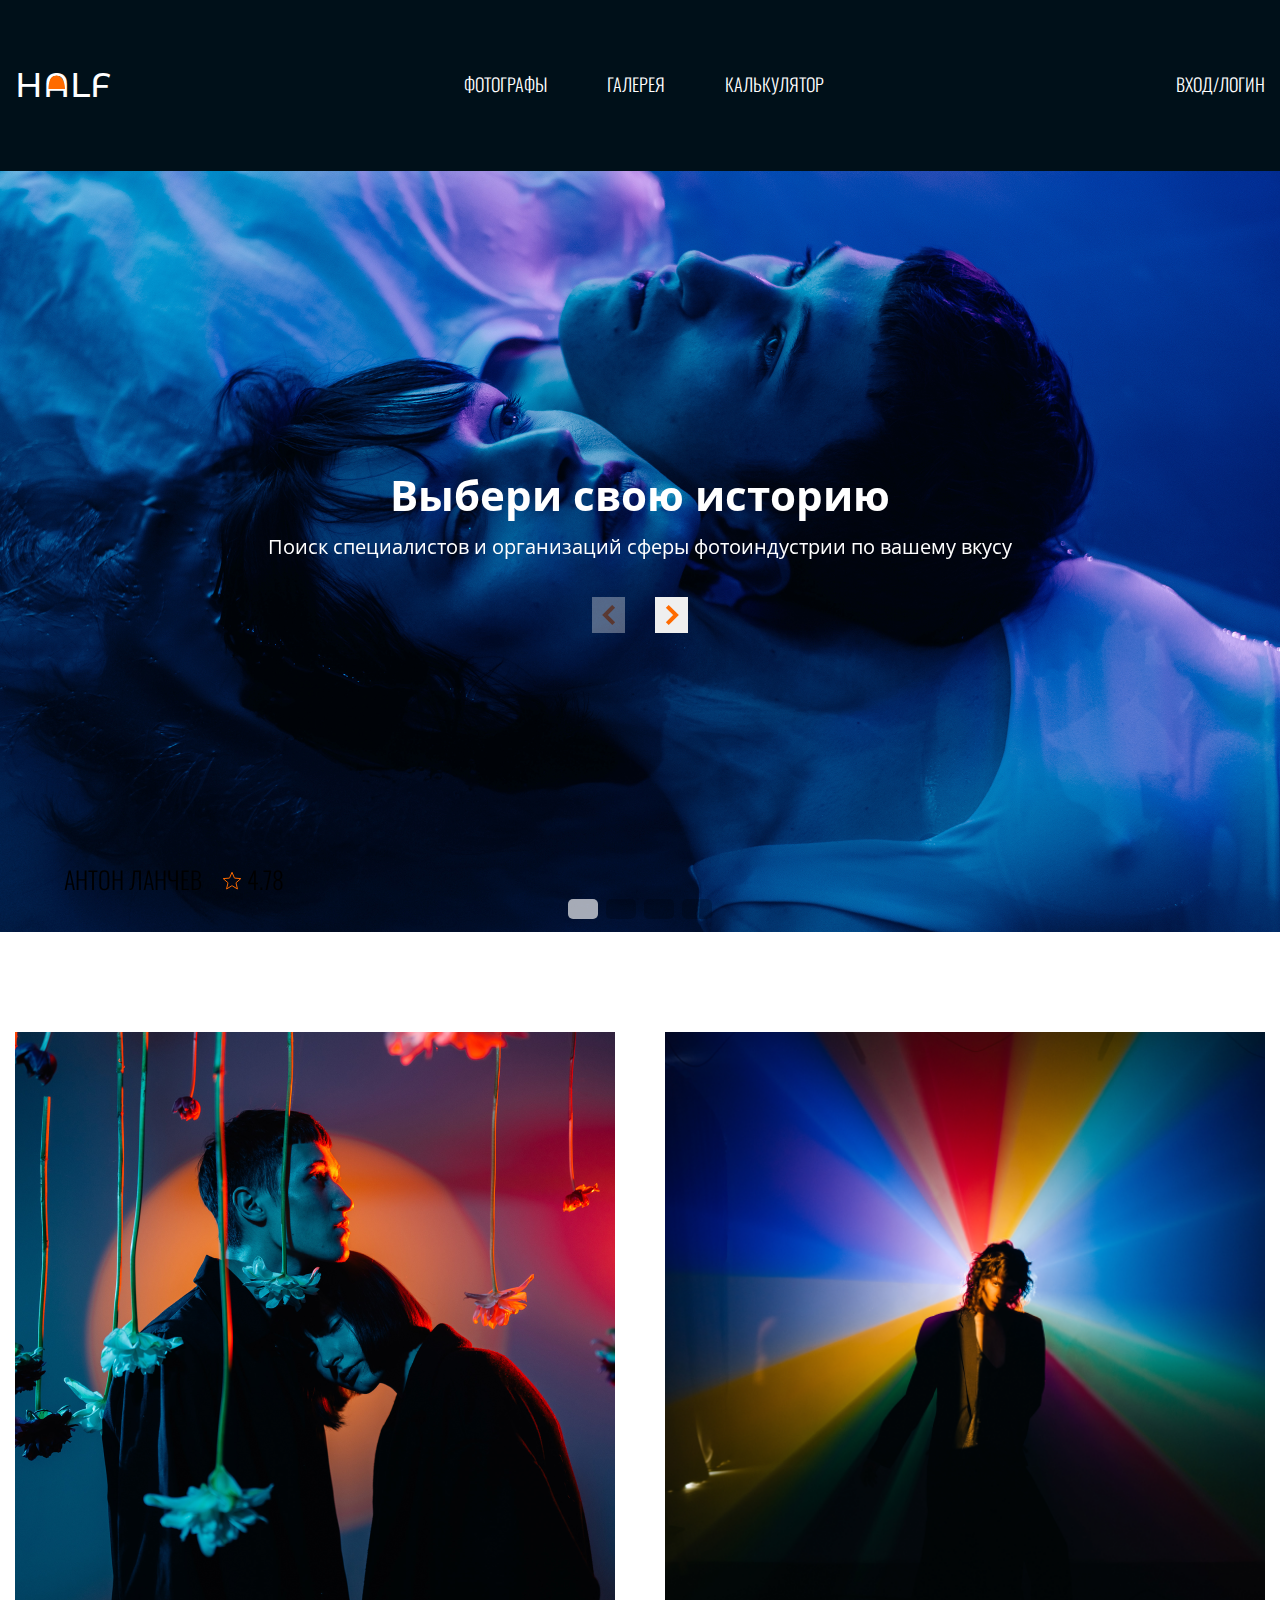
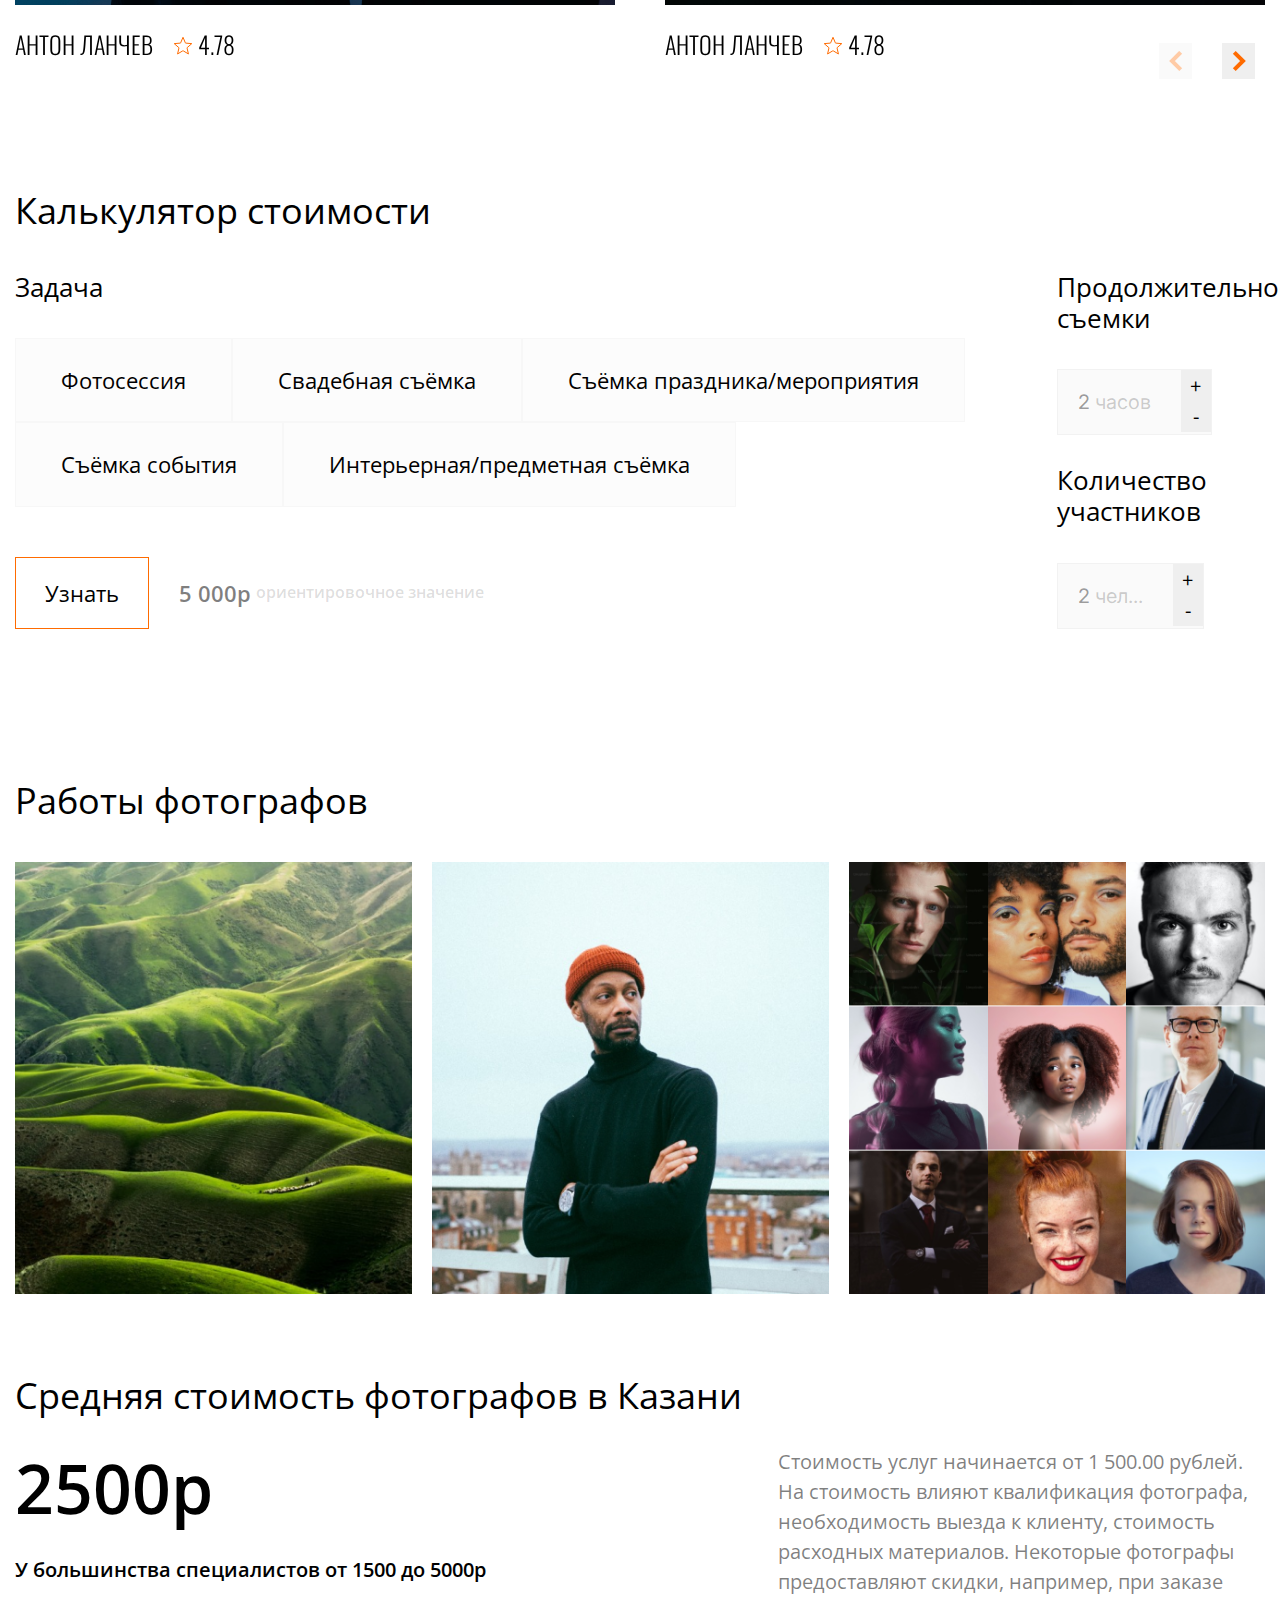
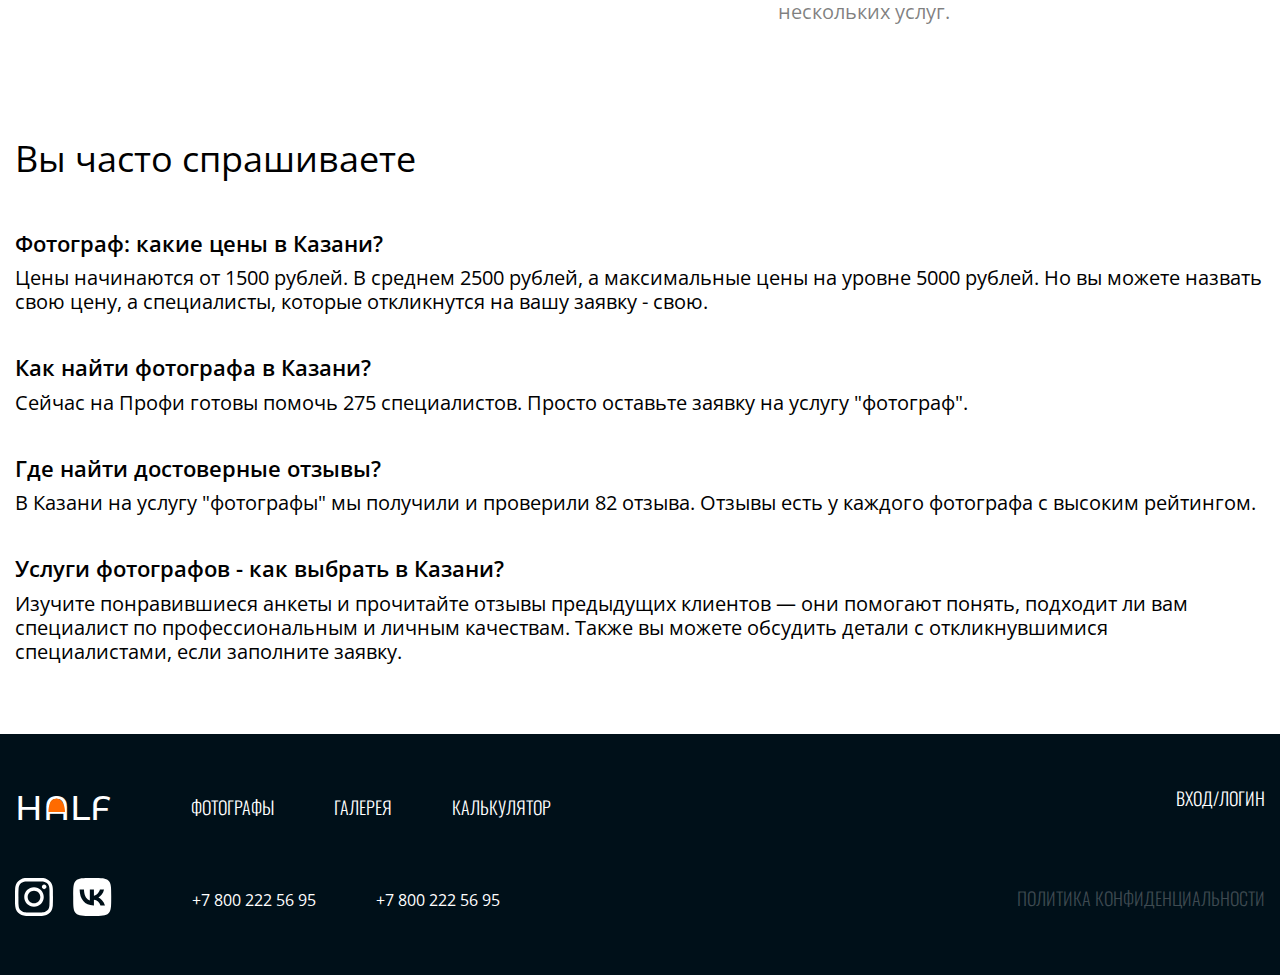
<file: index.html>
<!DOCTYPE html>
<html lang="en">

<head>
    <meta charset="UTF-8">
    <meta name="viewport" content="width=device-width, initial-scale=1.0">
    <title>HALF</title>
    <link rel="preconnect" href="https://fonts.googleapis.com">
    <link rel="preconnect" href="https://fonts.gstatic.com" crossorigin>
    <link
        href="https://fonts.googleapis.com/css2?family=Inter&family=Montserrat+Alternates:wght@500&family=Open+Sans:wght@400;600;700&family=Oswald:wght@300;400&display=swap"
        rel="stylesheet">
    <link rel="stylesheet" href="https://cdn.jsdelivr.net/npm/swiper@11/swiper-bundle.min.css" />
    <link rel="stylesheet" href="./src/styles/style.css">
</head>

<body id="body" class="body">
    <header class="header">
        <div class="wrapper">
            <div class="header-content">
                <div class="logo">
                    <a href="./index.html">HALF</a>
                </div>
                <div class="nav-bar">
                    <nav class="nav">
                        <ol class="nav-bar-list">
                            <li class="nav-bar-item">
                                <a target="_blank" href="./photographers.html">
                                    Фотографы
                                </a>
                            </li>
                            <li class="nav-bar-item">
                                <a target="_blank" href="./gallery.html">
                                    Галерея
                                </a>
                            </li>
                            <li class="nav-bar-item">
                                <a target="_blank" href="./calc.html">
                                    Калькулятор
                                </a>
                            </li>
                        </ol>
                    </nav>
                </div>
                <div class="login">
                    <div class="sign-in-btn">
                        <button class="singIn">Вход/логин</button>
                    </div>
                    <div class="sing-modal" id="singModal">
                        <div class="sing-modal-content">
                            <div class="tab-content active">
                                <div class="sing-Modal-title">
                                    Авторизация
                                </div>
                                <div class="sing-modal-form">
                                    <div class="sing-modal-login">
                                        <div class="sing-modal-login-title">
                                            Телефон или почта
                                        </div>
                                        <input type="email" placeholder="example@mail.com">
                                    </div>
                                    <div class="sing-modal-password">
                                        <div class="sing-modal-password-title">
                                            Пароль
                                        </div>
                                        <input type="password" placeholder="pass123">
                                    </div>
                                </div>
                                <div class="submit-button">
                                    <button id="login-submit">Войти</button>
                                </div>
                                <div class="sign-title">
                                    <button class="tabBtn">Регистрация</button>
                                </div>
                            </div>
                            <div class="tab-content">
                                <div class="sing-Modal-title reg-modal-title">
                                    Регистрация фотографа
                                </div>
                                <div class="reg-client">
                                    <button class="tabBtn">Регистрация клиента</button>
                                </div>
                                <div class="reg-modal-form">
                                    <form class="regForm" name="regFormPhotograph" action="#" method="POST">
                                        <div class="reg-form-email reg-input">
                                            <label for="email">Почта</label>
                                            <input type="email" name="regMail" placeholder="example@mail.com" required>
                                        </div>
                                        <div class="reg-form-NAME reg-input">
                                            <label for="name">Имя</label>
                                            <input type="name" name="regName" placeholder="Иван" required>
                                        </div>
                                        <div class="reg-form-password reg-input">
                                            <label for="password">Пароль</label>
                                            <input type="password" name="regPass" placeholder="pass123" required>
                                        </div>
                                        <div class="reg-form-surname reg-input">
                                            <label for="surname">Фамилия</label>
                                            <input type="name" name="regSurname" placeholder="Иванов" required>
                                        </div>
                                        <div class="reg-form-repeatPassword reg-input">
                                            <label for="password">Повторите пароль</label>
                                            <input type="password" name="regPass" placeholder="pass" required>
                                        </div>
                                        <div class="reg-form-last-name reg-input">
                                            <label for="lastName">Отчество</label>
                                            <input type="name" name="regLastName" placeholder="Иванов" required>
                                        </div>
                                        <div class="reg-form-last-name reg-input">
                                            <label for="tel">Телефон</label>
                                            <input type="tel" name="regTel" placeholder="+7 900 9000 90 90" required>
                                        </div>
                                        <div class="submit-btn reg-input">
                                            <input type="submit" value="Завершить" name="subBtn">
                                        </div>
                                    </form>
                                </div>
                                <div class="submit-button">
                                    <button id="login-submit">Войти</button>
                                </div>
                                <div class="sign-title">
                                    <button class="tabBtn">Авторизация</button>
                                </div>
                            </div>
                            <div class="tab-content">
                                <div class="sing-Modal-title reg-modal-title">
                                    Регистрация клиента
                                </div>
                                <div class="reg-client">
                                    <button class="tabBtn">Регистрация фотографа</button>
                                </div>
                                <div class="reg-modal-form">
                                    <form class="regForm" name="regFormClient" action="#" method="POST">
                                        <div class="reg-form-email reg-input">
                                            <label for="email">Почта</label>
                                            <input type="email" name="regMail" placeholder="example@mail.com" required>
                                        </div>
                                        <div class="reg-form-NAME reg-input">
                                            <label for="name">Имя</label>
                                            <input type="name" name="regName" placeholder="Иван" required>
                                        </div>
                                        <div class="reg-form-password reg-input">
                                            <label for="password">Пароль</label>
                                            <input type="password" name="regPass" placeholder="pass123" required>
                                        </div>
                                        <div class="reg-form-surname reg-input">
                                            <label for="surname">Фамилия</label>
                                            <input type="name" name="regSurname" placeholder="Иванов" required>
                                        </div>
                                        <div class="reg-form-repeatPassword reg-input">
                                            <label for="password">Повторите пароль</label>
                                            <input type="password" name="regPass" placeholder="pass" required>
                                        </div>
                                        <div class="reg-form-last-name reg-input">
                                            <label for="lastName">Отчество</label>
                                            <input type="name" name="regLastName" placeholder="Иванов" required>
                                        </div>
                                        <div class="reg-form-last-name reg-input">
                                            <label for="tel">Телефон</label>
                                            <input type="tel" name="regTel" placeholder="+7 900 9000 90 90" required>
                                        </div>
                                        <div class="submit-btn reg-input">
                                            <input type="submit" value="Завершить" name="subBtn">
                                        </div>
                                    </form>
                                </div>
                                <div class="submit-button">
                                    <button id="login-submit">Войти</button>
                                </div>
                                <div class="sign-title">
                                    <button class="tabBtn">Авторизация</button>
                                </div>
                            </div>
                            <div class="close-sign-btn">
                                <button id="closeSingIn">
                                    <svg xmlns="http://www.w3.org/2000/svg" width="17" height="17" viewBox="0 0 17 17"
                                        fill="none">
                                        <path
                                            d="M2.13161 0.717514L16.9808 15.5668L15.5666 16.981L0.717393 2.13173L2.13161 0.717514Z"
                                            fill="black" />
                                        <path
                                            d="M0.717393 15.5668L15.5666 0.717514L16.9808 2.13173L2.13161 16.981L0.717393 15.5668Z"
                                            fill="black" />
                                    </svg>
                                </button>
                            </div>
                        </div>
                    </div>
                </div>
            </div>
        </div>
    </header>
    <section class="hero">
        <div class="hero-content">
            <div class="swiper heroSwiper">
                <div class="swiper-wrapper">
                    <div class="swiper-slide hero-slide">
                        <div class="hero-slide-bg">
                            <img src="src/images/hero/hero1.png" alt="">
                        </div>
                        <div class="hero-slide-text">
                            <div class="hero-slide-title">
                                Выбери свою историю
                            </div>
                            <div class="hero-slide-title-desc">
                                Поиск специалистов и организаций сферы фотоиндустрии по вашему вкусу
                            </div>
                        </div>
                        <div class="hero-slide-bottom">
                            <div class="arrows arrows_white">
                                <div class="arrow swiper-button-prev">
                                    <svg xmlns="http://www.w3.org/2000/svg" width="33" height="33">
                                        <path
                                            d="M15.293 3.293 6.586 12l8.707 8.707 1.414-1.414L9.414 12l7.293-7.293-1.414-1.414z"
                                            stroke="#FF6B00" stroke-width="2" />
                                    </svg>
                                </div>
                                <div class="arrow swiper-button-next">
                                    <svg xmlns="http://www.w3.org/2000/svg" width="33" height="33">
                                        <path
                                            d="M7.293 4.707 14.586 12l-7.293 7.293 1.414 1.414L17.414 12 8.707 3.293 7.293 4.707z"
                                            stroke="#FF6B00" stroke-width="2" />
                                    </svg>
                                </div>
                            </div>
                        </div>
                        <div class="hero-slide-stars stars-rait">
                            <div class="hero-slide-stars-name">
                                Антон ланчев
                            </div>
                            <div class="hero-slide-stars-rait">
                                <div class="hero-slide-stars-rait-icon">
                                    <svg xmlns="http://www.w3.org/2000/svg" width="20" height="19" viewBox="0 0 20 19"
                                        fill="none">
                                        <path
                                            d="M10.2584 14.8419L10 14.686L9.74163 14.8419L4.57422 17.9608L5.93708 12.0829L6.00507 11.7897L5.77773 11.5924L1.21987 7.63666L7.23296 7.11815L7.5327 7.0923L7.65025 6.81536L10 1.27966L12.3497 6.81536L12.4673 7.0923L12.767 7.11815L18.7786 7.63654L14.2126 11.5921L13.9845 11.7897L14.0531 12.0836L15.4239 17.9596L10.2584 14.8419Z"
                                            stroke="#FF6B00" />
                                    </svg>
                                </div>
                                <div class="hero-slide-stars-rait-num">
                                    4.78
                                </div>
                            </div>
                        </div>
                    </div>
                    <div class="swiper-slide hero-slide">
                        <div class="hero-slide-bg">
                            <img src="src/images/hero/hero1.png" alt="">
                        </div>
                        <div class="hero-slide-text">
                            <div class="hero-slide-title">
                                Выбери свою историю
                            </div>
                            <div class="hero-slide-title-desc">
                                Поиск специалистов и организаций сферы фотоиндустрии по вашему вкусу
                            </div>
                        </div>
                        <div class="hero-slide-bottom">
                            <div class="arrows arrows_white">
                                <div class="arrow swiper-button-prev">
                                    <svg xmlns="http://www.w3.org/2000/svg" width="33" height="33">
                                        <path
                                            d="M15.293 3.293 6.586 12l8.707 8.707 1.414-1.414L9.414 12l7.293-7.293-1.414-1.414z"
                                            stroke="#FF6B00" stroke-width="2" />
                                    </svg>
                                </div>
                                <div class="arrow swiper-button-next">
                                    <svg xmlns="http://www.w3.org/2000/svg" width="33" height="33">
                                        <path
                                            d="M7.293 4.707 14.586 12l-7.293 7.293 1.414 1.414L17.414 12 8.707 3.293 7.293 4.707z"
                                            stroke="#FF6B00" stroke-width="2" />
                                    </svg>
                                </div>
                            </div>
                        </div>
                        <div class="hero-slide-stars stars-rait">
                            <div class="hero-slide-stars-name">
                                Антон ланчев
                            </div>
                            <div class="hero-slide-stars-rait">
                                <div class="hero-slide-stars-rait-icon">
                                    <svg xmlns="http://www.w3.org/2000/svg" width="20" height="19" viewBox="0 0 20 19"
                                        fill="none">
                                        <path
                                            d="M10.2584 14.8419L10 14.686L9.74163 14.8419L4.57422 17.9608L5.93708 12.0829L6.00507 11.7897L5.77773 11.5924L1.21987 7.63666L7.23296 7.11815L7.5327 7.0923L7.65025 6.81536L10 1.27966L12.3497 6.81536L12.4673 7.0923L12.767 7.11815L18.7786 7.63654L14.2126 11.5921L13.9845 11.7897L14.0531 12.0836L15.4239 17.9596L10.2584 14.8419Z"
                                            stroke="#FF6B00" />
                                    </svg>
                                </div>
                                <div class="hero-slide-stars-rait-num">
                                    4.78
                                </div>
                            </div>
                        </div>
                    </div>
                    <div class="swiper-slide hero-slide">
                        <div class="hero-slide-bg">
                            <img src="src/images/hero/hero1.png" alt="">
                        </div>
                        <div class="hero-slide-text">
                            <div class="hero-slide-title">
                                Выбери свою историю
                            </div>
                            <div class="hero-slide-title-desc">
                                Поиск специалистов и организаций сферы фотоиндустрии по вашему вкусу
                            </div>
                        </div>
                        <div class="hero-slide-bottom">
                            <div class="arrows arrows_white">
                                <div class="arrow swiper-button-prev">
                                    <svg xmlns="http://www.w3.org/2000/svg" width="33" height="33">
                                        <path
                                            d="M15.293 3.293 6.586 12l8.707 8.707 1.414-1.414L9.414 12l7.293-7.293-1.414-1.414z"
                                            stroke="#FF6B00" stroke-width="2" />
                                    </svg>
                                </div>
                                <div class="arrow swiper-button-next">
                                    <svg xmlns="http://www.w3.org/2000/svg" width="33" height="33">
                                        <path
                                            d="M7.293 4.707 14.586 12l-7.293 7.293 1.414 1.414L17.414 12 8.707 3.293 7.293 4.707z"
                                            stroke="#FF6B00" stroke-width="2" />
                                    </svg>
                                </div>
                            </div>
                        </div>
                        <div class="hero-slide-stars stars-rait">
                            <div class="hero-slide-stars-name">
                                Антон ланчев
                            </div>
                            <div class="hero-slide-stars-rait">
                                <div class="hero-slide-stars-rait-icon">
                                    <svg xmlns="http://www.w3.org/2000/svg" width="20" height="19" viewBox="0 0 20 19"
                                        fill="none">
                                        <path
                                            d="M10.2584 14.8419L10 14.686L9.74163 14.8419L4.57422 17.9608L5.93708 12.0829L6.00507 11.7897L5.77773 11.5924L1.21987 7.63666L7.23296 7.11815L7.5327 7.0923L7.65025 6.81536L10 1.27966L12.3497 6.81536L12.4673 7.0923L12.767 7.11815L18.7786 7.63654L14.2126 11.5921L13.9845 11.7897L14.0531 12.0836L15.4239 17.9596L10.2584 14.8419Z"
                                            stroke="#FF6B00" />
                                    </svg>
                                </div>
                                <div class="hero-slide-stars-rait-num">
                                    4.78
                                </div>
                            </div>
                        </div>
                    </div>
                    <div class="swiper-slide hero-slide">
                        <div class="hero-slide-bg">
                            <img src="src/images/hero/hero1.png" alt="">
                        </div>
                        <div class="hero-slide-text">
                            <div class="hero-slide-title">
                                Выбери свою историю
                            </div>
                            <div class="hero-slide-title-desc">
                                Поиск специалистов и организаций сферы фотоиндустрии по вашему вкусу
                            </div>
                        </div>
                        <div class="hero-slide-bottom">
                            <div class="arrows arrows_white">
                                <div class="arrow swiper-button-prev">
                                    <svg xmlns="http://www.w3.org/2000/svg" width="33" height="33">
                                        <path
                                            d="M15.293 3.293 6.586 12l8.707 8.707 1.414-1.414L9.414 12l7.293-7.293-1.414-1.414z"
                                            stroke="#FF6B00" stroke-width="2" />
                                    </svg>
                                </div>
                                <div class="arrow swiper-button-next">
                                    <svg xmlns="http://www.w3.org/2000/svg" width="33" height="33">
                                        <path
                                            d="M7.293 4.707 14.586 12l-7.293 7.293 1.414 1.414L17.414 12 8.707 3.293 7.293 4.707z"
                                            stroke="#FF6B00" stroke-width="2" />
                                    </svg>
                                </div>
                            </div>
                        </div>
                        <div class="hero-slide-stars stars-rait">
                            <div class="hero-slide-stars-name">
                                Антон ланчев
                            </div>
                            <div class="hero-slide-stars-rait">
                                <div class="hero-slide-stars-rait-icon">
                                    <svg xmlns="http://www.w3.org/2000/svg" width="20" height="19" viewBox="0 0 20 19"
                                        fill="none">
                                        <path
                                            d="M10.2584 14.8419L10 14.686L9.74163 14.8419L4.57422 17.9608L5.93708 12.0829L6.00507 11.7897L5.77773 11.5924L1.21987 7.63666L7.23296 7.11815L7.5327 7.0923L7.65025 6.81536L10 1.27966L12.3497 6.81536L12.4673 7.0923L12.767 7.11815L18.7786 7.63654L14.2126 11.5921L13.9845 11.7897L14.0531 12.0836L15.4239 17.9596L10.2584 14.8419Z"
                                            stroke="#FF6B00" />
                                    </svg>
                                </div>
                                <div class="hero-slide-stars-rait-num">
                                    4.78
                                </div>
                            </div>
                        </div>
                    </div>
                </div>
                <div class="swiper-pagination swiper-pagination_white"></div>

            </div>
        </div>
    </section>
    <section class="raiting">
        <div class="wrapper">
            <div class="raiting-content">
                <div class="swiper raitingSwiper">
                    <div class="swiper-wrapper">
                        <div class="swiper-slide raiting-slide">
                            <div class="raiting-slide-img">
                                <img src="./src/images/raiting/rait1.png" alt="">
                            </div>
                            <div class="rait-slide-stars stars-rait">
                                <div class="hero-slide-stars-name">
                                    Антон ланчев
                                </div>
                                <div class="hero-slide-stars-rait">
                                    <div class="hero-slide-stars-rait-icon">
                                        <svg xmlns="http://www.w3.org/2000/svg" width="20" height="19"
                                            viewBox="0 0 20 19" fill="none">
                                            <path
                                                d="M10.2584 14.8419L10 14.686L9.74163 14.8419L4.57422 17.9608L5.93708 12.0829L6.00507 11.7897L5.77773 11.5924L1.21987 7.63666L7.23296 7.11815L7.5327 7.0923L7.65025 6.81536L10 1.27966L12.3497 6.81536L12.4673 7.0923L12.767 7.11815L18.7786 7.63654L14.2126 11.5921L13.9845 11.7897L14.0531 12.0836L15.4239 17.9596L10.2584 14.8419Z"
                                                stroke="#FF6B00" />
                                        </svg>
                                    </div>
                                    <div class="hero-slide-stars-rait-num">
                                        4.78
                                    </div>
                                </div>
                            </div>
                        </div>
                        <div class="swiper-slide raiting-slide">
                            <div class="raiting-slide-img">
                                <img src="./src/images/raiting/rait2.png" alt="">
                            </div>
                            <div class="rait-slide-stars stars-rait">
                                <div class="hero-slide-stars-name">
                                    Антон ланчев
                                </div>
                                <div class="hero-slide-stars-rait">
                                    <div class="hero-slide-stars-rait-icon">
                                        <svg xmlns="http://www.w3.org/2000/svg" width="20" height="19"
                                            viewBox="0 0 20 19" fill="none">
                                            <path
                                                d="M10.2584 14.8419L10 14.686L9.74163 14.8419L4.57422 17.9608L5.93708 12.0829L6.00507 11.7897L5.77773 11.5924L1.21987 7.63666L7.23296 7.11815L7.5327 7.0923L7.65025 6.81536L10 1.27966L12.3497 6.81536L12.4673 7.0923L12.767 7.11815L18.7786 7.63654L14.2126 11.5921L13.9845 11.7897L14.0531 12.0836L15.4239 17.9596L10.2584 14.8419Z"
                                                stroke="#FF6B00" />
                                        </svg>
                                    </div>
                                    <div class="hero-slide-stars-rait-num">
                                        4.78
                                    </div>
                                </div>
                            </div>
                        </div>
                        <div class="swiper-slide raiting-slide">
                            <div class="raiting-slide-img">
                                <img src="./src/images/raiting/rait1.png" alt="">
                            </div>
                            <div class="rait-slide-stars stars-rait">
                                <div class="hero-slide-stars-name">
                                    Антон ланчев
                                </div>
                                <div class="hero-slide-stars-rait">
                                    <div class="hero-slide-stars-rait-icon">
                                        <svg xmlns="http://www.w3.org/2000/svg" width="20" height="19"
                                            viewBox="0 0 20 19" fill="none">
                                            <path
                                                d="M10.2584 14.8419L10 14.686L9.74163 14.8419L4.57422 17.9608L5.93708 12.0829L6.00507 11.7897L5.77773 11.5924L1.21987 7.63666L7.23296 7.11815L7.5327 7.0923L7.65025 6.81536L10 1.27966L12.3497 6.81536L12.4673 7.0923L12.767 7.11815L18.7786 7.63654L14.2126 11.5921L13.9845 11.7897L14.0531 12.0836L15.4239 17.9596L10.2584 14.8419Z"
                                                stroke="#FF6B00" />
                                        </svg>
                                    </div>
                                    <div class="hero-slide-stars-rait-num">
                                        4.78
                                    </div>
                                </div>
                            </div>
                        </div>
                        <div class="swiper-slide raiting-slide">
                            <div class="raiting-slide-img">
                                <img src="./src/images/raiting/rait2.png" alt="">
                            </div>
                            <div class="rait-slide-stars stars-rait">
                                <div class="hero-slide-stars-name">
                                    Антон ланчев
                                </div>
                                <div class="hero-slide-stars-rait">
                                    <div class="hero-slide-stars-rait-icon">
                                        <svg xmlns="http://www.w3.org/2000/svg" width="20" height="19"
                                            viewBox="0 0 20 19" fill="none">
                                            <path
                                                d="M10.2584 14.8419L10 14.686L9.74163 14.8419L4.57422 17.9608L5.93708 12.0829L6.00507 11.7897L5.77773 11.5924L1.21987 7.63666L7.23296 7.11815L7.5327 7.0923L7.65025 6.81536L10 1.27966L12.3497 6.81536L12.4673 7.0923L12.767 7.11815L18.7786 7.63654L14.2126 11.5921L13.9845 11.7897L14.0531 12.0836L15.4239 17.9596L10.2584 14.8419Z"
                                                stroke="#FF6B00" />
                                        </svg>
                                    </div>
                                    <div class="hero-slide-stars-rait-num">
                                        4.78
                                    </div>
                                </div>
                            </div>
                        </div>
                    </div>
                    <div class="rait-slide-bottom">
                        <div class="arrows arrows_white">
                            <div class="arrow swiper-button-prev">
                                <svg xmlns="http://www.w3.org/2000/svg" width="33" height="33">
                                    <path
                                        d="M15.293 3.293 6.586 12l8.707 8.707 1.414-1.414L9.414 12l7.293-7.293-1.414-1.414z"
                                        stroke="#FF6B00" stroke-width="2" />
                                </svg>
                            </div>
                            <div class="arrow swiper-button-next">
                                <svg xmlns="http://www.w3.org/2000/svg" width="33" height="33">
                                    <path
                                        d="M7.293 4.707 14.586 12l-7.293 7.293 1.414 1.414L17.414 12 8.707 3.293 7.293 4.707z"
                                        stroke="#FF6B00" stroke-width="2" />
                                </svg>
                            </div>
                        </div>
                    </div>
                </div>
            </div>
        </div>
    </section>
    <section class="calc">
        <div class="wrapper">
            <div class="calc-content">
                <div class="calc-title">
                    Калькулятор стоимости
                </div>
                <div class="calc-main">
                    <div class="calc-tasks">
                        <div class="calc-tasks-title">
                            Задача
                        </div>
                        <div class="calc-tasks-buttons">
                            <div class="calc-task-button">
                                <button>Фотосессия</button>
                            </div>
                            <div class="calc-task-button">
                                <button>Свадебная съёмка</button>
                            </div>
                            <div class="calc-task-button">
                                <button>Съёмка праздника/мероприятия</button>
                            </div>
                            <div class="calc-task-button">
                                <button>Съёмка события</button>
                            </div>
                            <div class="calc-task-button">
                                <button>Интерьерная/предметная съёмка</button>
                            </div>
                        </div>
                        <div class="calc-button-submit">
                            <button>Узнать</button>
                            <div class="price">
                                <div class="price-self">
                                    5 000р
                                </div>
                                <div class="price-text">
                                    ориентировочное значение
                                </div>
                            </div>
                        </div>

                    </div>
                    <div class="calc-aside">
                        <div class="calc-aside-duration">
                            <div class="calc-aside-duration-title">
                                Продолжительность съемки
                            </div>
                            <div class="calc-hours">
                                <div class="calc-duration-text">
                                    <div class="calc-duration-self calc-self">2</div>
                                    <div class="calc-duration-hours-txt calc-self-txt">
                                        часов
                                    </div>
                                </div>
                                <div class="calc-duration-button">
                                    <div class="calc-duration-button-plus calc-button-plus">
                                        <button>+</button>
                                    </div>
                                    <div class="calc-duration-button-minus calc-button-minus">
                                        <button>-</button>
                                    </div>
                                </div>
                            </div>
                        </div>
                        <div class="calc-aside-counter">
                            <div class="calc-aside-duration-title">
                                Количество участников
                            </div>
                            <div class="calc-counter">
                                <div class="calc-duration-text">
                                    <div class="calc-duration-self calc-self">2</div>
                                    <div class="calc-duration-hours-txt calc-self-txt">
                                        чел...
                                    </div>
                                </div>
                                <div class="calc-duration-button">
                                    <div class="calc-duration-button-plus calc-button-plus">
                                        <button>+</button>
                                    </div>
                                    <div class="calc-duration-button-minus calc-button-minus">
                                        <button>-</button>
                                    </div>
                                </div>
                            </div>
                        </div>
                    </div>
                </div>
            </div>
        </div>
    </section>
    <section class="works">
        <div class="wrapper">
            <div class="works-content">
                <div class="works-content-title">
                    Работы фотографов
                </div>
                <div class="works-list-img">
                    <div class="works-item">
                        <img src="./src/images/works/works1.png" alt="">
                    </div>
                    <div class="works-item">
                        <img src="./src/images/works/works2.png" alt="">
                    </div>
                    <div class="works-item">
                        <div class="works-list-in-item">
                            <div class="works-item-in-list">
                                <img src="src/images/works/list/Rectangle 595.png" alt="">
                            </div>
                            <div class="works-item-in-list">
                                <img src="src/images/works/list/Rectangle 596.png" alt="">
                            </div>
                            <div class="works-item-in-list">
                                <img src="src/images/works/list/Rectangle 597.png" alt="">
                            </div>
                            <div class="works-item-in-list">
                                <img src="src/images/works/list/Rectangle 598.png" alt="">
                            </div>
                            <div class="works-item-in-list">
                                <img src="src/images/works/list/Rectangle 599.png" alt="">
                            </div>
                            <div class="works-item-in-list">
                                <img src="src/images/works/list/Rectangle 600.png" alt="">
                            </div>
                            <div class="works-item-in-list">
                                <img src="src/images/works/list/Rectangle 601.png" alt="">
                            </div>
                            <div class="works-item-in-list">
                                <img src="src/images/works/list/Rectangle 602.png" alt="">
                            </div>
                            <div class="works-item-in-list">
                                <img src="src/images/works/list/Rectangle 603.png" alt="">
                            </div>
                        </div>
                    </div>
                </div>
            </div>
        </div>
    </section>
    <section class="about">
        <div class="wrapper">
            <div class="about-content">
                <div class="about-title">
                    Средняя стоимость фотографов в Казани
                </div>
                <div class="about-main">
                    <div class="about-price">
                        <div class="about-price-number">
                            2500р
                        </div>
                        <div class="about-price-number-desc">
                            У большинства специалистов от 1500 до 5000р
                        </div>
                    </div>
                    <div class="about-price-desc">
                        Стоимость услуг начинается от 1 500.00 рублей. На стоимость влияют квалификация фотографа,
                        необходимость выезда к клиенту, стоимость расходных материалов. Некоторые фотографы
                        предоставляют скидки, например, при заказе нескольких услуг.
                    </div>
                </div>
            </div>
        </div>
    </section>
    <section class="questions">
        <div class="wrapper">
            <div class="questions-content">
                <div class="questions-title">
                    Вы часто спрашиваете
                </div>
                <ol class="questions-list">
                    <li class="questions-item">
                        <div class="questions-item-title">
                            Фотограф: какие цены в Казани?
                        </div>
                        <div class="questions-item-text">
                            Цены начинаются от 1500 рублей. В среднем 2500 рублей, а максимальные цены на уровне 5000
                            рублей. Но вы можете назвать свою цену, а специалисты, которые откликнутся на вашу заявку -
                            свою.
                        </div>
                    </li>
                    <li class="questions-item">
                        <div class="questions-item-title">
                            Как найти фотографа в Казани?
                        </div>
                        <div class="questions-item-text">
                            Сейчас на Профи готовы помочь 275 специалистов. Просто оставьте заявку на услугу "фотограф".
                        </div>
                    </li>
                    <li class="questions-item">
                        <div class="questions-item-title">
                            Где найти достоверные отзывы?
                        </div>
                        <div class="questions-item-text">
                            В Казани на услугу "фотографы" мы получили и проверили 82 отзыва. Отзывы есть у каждого
                            фотографа с высоким рейтингом.
                        </div>
                    </li>
                    <li class="questions-item">
                        <div class="questions-item-title">
                            Услуги фотографов - как выбрать в Казани?
                        </div>
                        <div class="questions-item-text">
                            Изучите понравившиеся анкеты и прочитайте отзывы предыдущих клиентов — они помогают понять,
                            подходит ли вам специалист по профессиональным и личным качествам. Также вы можете обсудить
                            детали с откликнувшимися специалистами, если заполните заявку.
                        </div>
                    </li>
                </ol>
            </div>
        </div>
    </section>
    <footer class="footer">
        <div class="wrapper">
            <div class="footer-content">
                <div class="footer-top">
                    <div class="footer-right">
                        <div class="logo">
                            <a href="#">HALF</a>
                        </div>
                        <div class="nav-bar">
                            <nav class="nav">
                                <ol class="nav-bar-list">
                                    <li class="nav-bar-item">
                                        <a href="./photographers.html">
                                            Фотографы
                                        </a>
                                    </li>
                                    <li class="nav-bar-item">
                                        <a href="./gallery.html">
                                            Галерея
                                        </a>
                                    </li>
                                    <li class="nav-bar-item">
                                        <a href="./calc.html">
                                            Калькулятор
                                        </a>
                                    </li>
                                </ol>
                            </nav>
                        </div>
                    </div>
                    <div class="login">
                        <div class="sign-in-btn">
                            <button class="singIn">Вход/логин</button>
                        </div>
                    </div>
                </div>
                <div class="footer-bottom">
                    <div class="footer-contacts">
                        <div class="footer-social">
                            <div class="footer-insta">
                                <a href="#">
                                    <svg xmlns="http://www.w3.org/2000/svg" width="38" height="38" viewBox="0 0 38 38"
                                        fill="none">
                                        <path
                                            d="M19 3.42148C24.0766 3.42148 24.6777 3.44375 26.6742 3.53281C28.5297 3.61445 29.5316 3.92617 30.1996 4.18594C31.0828 4.52734 31.7211 4.94297 32.3816 5.60351C33.0496 6.27148 33.4578 6.90234 33.7992 7.78555C34.059 8.45351 34.3707 9.46289 34.4523 11.3109C34.5414 13.3148 34.5637 13.916 34.5637 18.9852C34.5637 24.0617 34.5414 24.6629 34.4523 26.6594C34.3707 28.5148 34.059 29.5168 33.7992 30.1848C33.4578 31.068 33.0422 31.7062 32.3816 32.3668C31.7137 33.0348 31.0828 33.443 30.1996 33.7844C29.5316 34.0441 28.5223 34.3559 26.6742 34.4375C24.6703 34.5266 24.0691 34.5488 19 34.5488C13.9234 34.5488 13.3223 34.5266 11.3258 34.4375C9.47031 34.3559 8.46836 34.0441 7.80039 33.7844C6.91719 33.443 6.2789 33.0273 5.61836 32.3668C4.95039 31.6988 4.54219 31.068 4.20078 30.1848C3.94101 29.5168 3.6293 28.5074 3.54766 26.6594C3.45859 24.6555 3.43633 24.0543 3.43633 18.9852C3.43633 13.9086 3.45859 13.3074 3.54766 11.3109C3.6293 9.45547 3.94101 8.45351 4.20078 7.78555C4.54219 6.90234 4.95781 6.26406 5.61836 5.60351C6.28633 4.93555 6.91719 4.52734 7.80039 4.18594C8.46836 3.92617 9.47773 3.61445 11.3258 3.53281C13.3223 3.44375 13.9234 3.42148 19 3.42148ZM19 0C13.8418 0 13.1961 0.0222656 11.1699 0.111328C9.15117 0.200391 7.76328 0.526953 6.56094 0.994531C5.30664 1.48437 4.24531 2.13008 3.19141 3.19141C2.13008 4.24531 1.48437 5.30664 0.994531 6.55351C0.526953 7.76328 0.200391 9.14375 0.111328 11.1625C0.0222656 13.1961 0 13.8418 0 19C0 24.1582 0.0222656 24.8039 0.111328 26.8301C0.200391 28.8488 0.526953 30.2367 0.994531 31.4391C1.48437 32.6934 2.13008 33.7547 3.19141 34.8086C4.24531 35.8625 5.30664 36.5156 6.55351 36.998C7.76328 37.4656 9.14375 37.7922 11.1625 37.8812C13.1887 37.9703 13.8344 37.9926 18.9926 37.9926C24.1508 37.9926 24.7965 37.9703 26.8226 37.8812C28.8414 37.7922 30.2293 37.4656 31.4316 36.998C32.6785 36.5156 33.7398 35.8625 34.7937 34.8086C35.8476 33.7547 36.5008 32.6934 36.9832 31.4465C37.4508 30.2367 37.7773 28.8562 37.8664 26.8375C37.9555 24.8113 37.9777 24.1656 37.9777 19.0074C37.9777 13.8492 37.9555 13.2035 37.8664 11.1773C37.7773 9.15859 37.4508 7.7707 36.9832 6.56836C36.5156 5.30664 35.8699 4.24531 34.8086 3.19141C33.7547 2.1375 32.6934 1.48437 31.4465 1.00195C30.2367 0.534375 28.8562 0.207812 26.8375 0.11875C24.8039 0.0222656 24.1582 0 19 0Z"
                                            fill="white" />
                                        <path
                                            d="M19 9.24023C13.6117 9.24023 9.24023 13.6117 9.24023 19C9.24023 24.3883 13.6117 28.7598 19 28.7598C24.3883 28.7598 28.7598 24.3883 28.7598 19C28.7598 13.6117 24.3883 9.24023 19 9.24023ZM19 25.3309C15.5043 25.3309 12.6691 22.4957 12.6691 19C12.6691 15.5043 15.5043 12.6691 19 12.6691C22.4957 12.6691 25.3309 15.5043 25.3309 19C25.3309 22.4957 22.4957 25.3309 19 25.3309Z"
                                            fill="white" />
                                        <path
                                            d="M31.4242 8.8542C31.4242 10.1159 30.4 11.1327 29.1457 11.1327C27.884 11.1327 26.8672 10.1085 26.8672 8.8542C26.8672 7.59248 27.8914 6.57568 29.1457 6.57568C30.4 6.57568 31.4242 7.5999 31.4242 8.8542Z"
                                            fill="white" />
                                    </svg>
                                </a>
                            </div>
                            <div class="footer-vk">
                                <a href="#">
                                    <svg xmlns="http://www.w3.org/2000/svg" width="39" height="38" viewBox="0 0 39 38"
                                        fill="none">
                                        <path fill-rule="evenodd" clip-rule="evenodd"
                                            d="M2.88115 2.67119C0.209961 5.34237 0.209961 9.64155 0.209961 18.24V19.76C0.209961 28.3584 0.209961 32.6576 2.88115 35.3288C5.55233 38 9.85151 38 18.45 38H19.97C28.5684 38 32.8676 38 35.5388 35.3288C38.21 32.6576 38.21 28.3584 38.21 19.76V18.24C38.21 9.64155 38.21 5.34237 35.5388 2.67119C32.8676 0 28.5684 0 19.97 0H18.45C9.85151 0 5.55233 0 2.88115 2.67119ZM6.62256 11.5584C6.82839 21.4384 11.7684 27.3759 20.4292 27.3759H20.9201V21.7234C24.1026 22.0401 26.5091 24.3676 27.475 27.3759H31.9717C30.7367 22.8792 27.4907 20.3934 25.4641 19.4434C27.4907 18.2717 30.3407 15.4217 31.0215 11.5584H26.9365C26.0498 14.6934 23.4218 17.5434 20.9201 17.8126V11.5584H16.835V22.5151C14.3016 21.8817 11.1034 18.8101 10.9609 11.5584H6.62256Z"
                                            fill="white" />
                                    </svg>
                                </a>
                            </div>
                        </div>
                        <div class="footer-tel">
                            <div class="tel">
                                <a href="+7 800 222 56 95">+7 800 222 56 95</a>
                            </div>
                            <div class="tel">
                                <a href="+7 800 222 56 95">+7 800 222 56 95</a>
                            </div>
                        </div>
                    </div>
                    <div class="footer-copyrights">
                        <a href="#">Политика конфиденциальности</a>
                    </div>
                </div>
            </div>
        </div>
    </footer>
    <script src="https://cdn.jsdelivr.net/npm/swiper@11/swiper-bundle.min.js"></script>
    <script src="./src/scripts/swipers.js"></script>
    <script src="./src/scripts/login.js"></script>
</body>
</html>
</file>
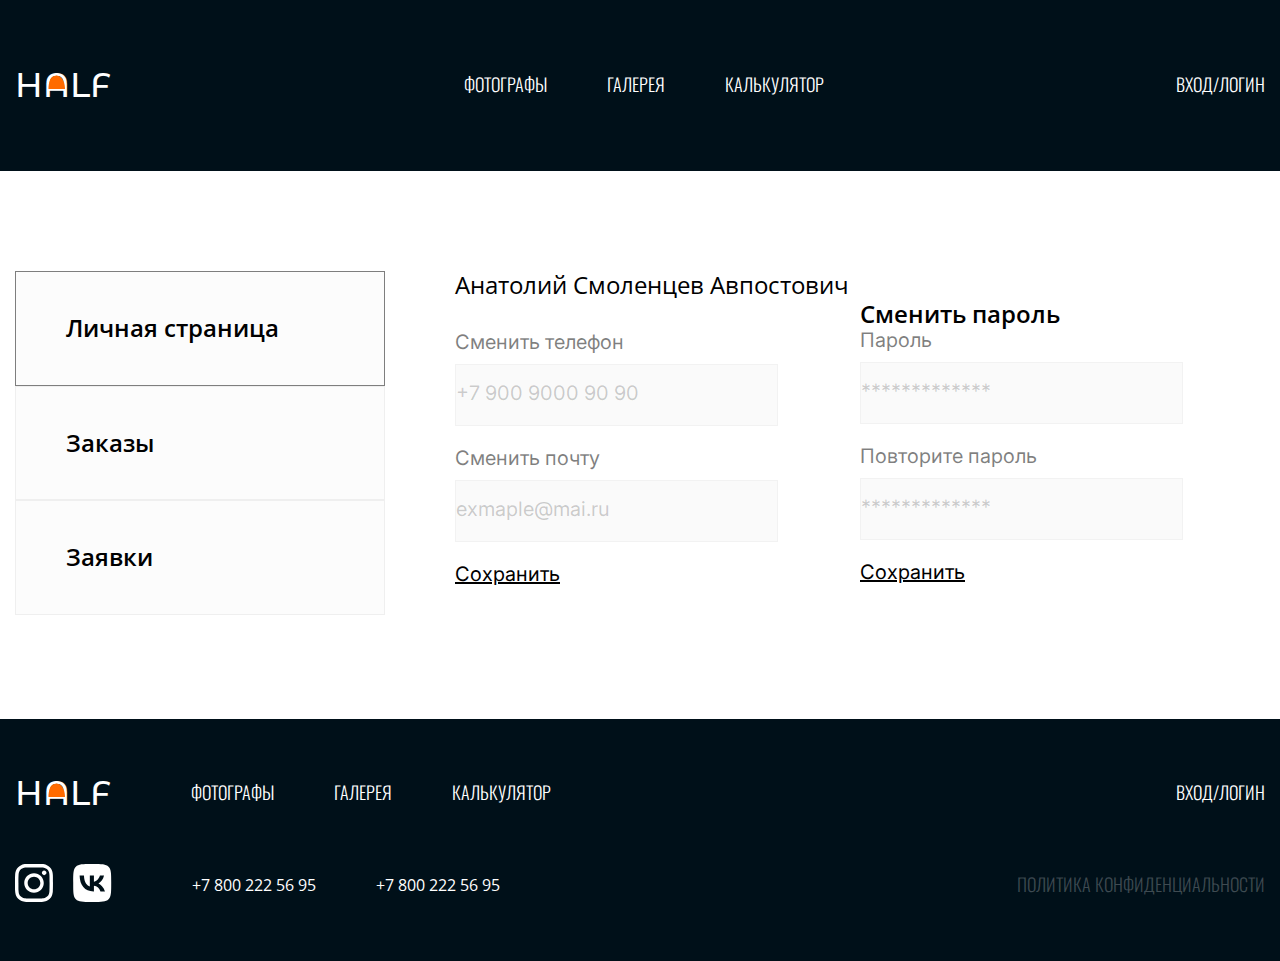
<file: cabinet-main-page.html>
<!DOCTYPE html>
<html lang="en">

<head>
    <meta charset="UTF-8">
    <meta name="viewport" content="width=device-width, initial-scale=1.0">
    <title>cabinet</title>
    <link rel="preconnect" href="https://fonts.googleapis.com">
    <link rel="preconnect" href="https://fonts.gstatic.com" crossorigin>
    <link
        href="https://fonts.googleapis.com/css2?family=Inter&family=Montserrat+Alternates:wght@500&family=Open+Sans:wght@400;600;700&family=Oswald:wght@300;400&display=swap"
        rel="stylesheet">
    <link rel="stylesheet" href="https://cdn.jsdelivr.net/npm/swiper@11/swiper-bundle.min.css" />
    <link rel="stylesheet" href="./src/styles/style.css">
    <link rel="stylesheet" href="./src/styles/photograph.css">
    <link rel="stylesheet" href="./src/styles/photograph-admin.css">
    <link rel="stylesheet" href="./src/styles/cabinet.css">
</head>

<body id="body" class="body">
    <header class="header">
        <div class="wrapper">
            <div class="header-content">
                <div class="logo">
                    <a href="./index.html">HALF</a>
                </div>
                <div class="nav-bar">
                    <nav class="nav">
                        <ol class="nav-bar-list">
                            <li class="nav-bar-item">
                                <a target="_blank" href="./photographers.html">
                                    Фотографы
                                </a>
                            </li>
                            <li class="nav-bar-item">
                                <a target="_blank" href="./gallery.html">
                                    Галерея
                                </a>
                            </li>
                            <li class="nav-bar-item">
                                <a target="_blank" href="./calc.html">
                                    Калькулятор
                                </a>
                            </li>
                        </ol>
                    </nav>
                </div>
                <div class="login">
                    <div class="sign-in-btn">
                        <button class="singIn">Вход/логин</button>
                    </div>
                    <div class="sing-modal" id="singModal">
                        <div class="sing-modal-content">
                            <div class="tab-content active">
                                <div class="sing-Modal-title">
                                    Авторизация
                                </div>
                                <div class="sing-modal-form">
                                    <div class="sing-modal-login">
                                        <div class="sing-modal-login-title">
                                            Телефон или почта
                                        </div>
                                        <input type="email" placeholder="example@mail.com">
                                    </div>
                                    <div class="sing-modal-password">
                                        <div class="sing-modal-password-title">
                                            Пароль
                                        </div>
                                        <input type="password" placeholder="pass123">
                                    </div>
                                </div>
                                <div class="submit-button">
                                    <button id="login-submit">Войти</button>
                                </div>
                                <div class="sign-title">
                                    <button class="tabBtn">Регистрация</button>
                                </div>
                            </div>
                            <div class="tab-content">
                                <div class="sing-Modal-title reg-modal-title">
                                    Регистрация фотографа
                                </div>
                                <div class="reg-client">
                                    <button class="tabBtn">Регистрация клиента</button>
                                </div>
                                <div class="reg-modal-form">
                                    <form class="regForm" name="regFormPhotograph" action="#" method="POST">
                                        <div class="reg-form-email reg-input">
                                            <label for="email">Почта</label>
                                            <input type="email" name="regMail" placeholder="example@mail.com" required>
                                        </div>
                                        <div class="reg-form-NAME reg-input">
                                            <label for="name">Имя</label>
                                            <input type="name" name="regName" placeholder="Иван" required>
                                        </div>
                                        <div class="reg-form-password reg-input">
                                            <label for="password">Пароль</label>
                                            <input type="password" name="regPass" placeholder="pass123" required>
                                        </div>
                                        <div class="reg-form-surname reg-input">
                                            <label for="surname">Фамилия</label>
                                            <input type="name" name="regSurname" placeholder="Иванов" required>
                                        </div>
                                        <div class="reg-form-repeatPassword reg-input">
                                            <label for="password">Повторите пароль</label>
                                            <input type="password" name="regPass" placeholder="pass" required>
                                        </div>
                                        <div class="reg-form-last-name reg-input">
                                            <label for="lastName">Отчество</label>
                                            <input type="name" name="regLastName" placeholder="Иванов" required>
                                        </div>
                                        <div class="reg-form-last-name reg-input">
                                            <label for="tel">Телефон</label>
                                            <input type="tel" name="regTel" placeholder="+7 900 9000 90 90" required>
                                        </div>
                                        <div class="submit-btn reg-input">
                                            <input type="submit" value="Завершить" name="subBtn">
                                        </div>
                                    </form>
                                </div>
                                <div class="submit-button">
                                    <button id="login-submit">Войти</button>
                                </div>
                                <div class="sign-title">
                                    <button class="tabBtn">Авторизация</button>
                                </div>
                            </div>
                            <div class="tab-content">
                                <div class="sing-Modal-title reg-modal-title">
                                    Регистрация клиента
                                </div>
                                <div class="reg-client">
                                    <button class="tabBtn">Регистрация фотографа</button>
                                </div>
                                <div class="reg-modal-form">
                                    <form class="regForm" name="regFormClient" action="#" method="POST">
                                        <div class="reg-form-email reg-input">
                                            <label for="email">Почта</label>
                                            <input type="email" name="regMail" placeholder="example@mail.com" required>
                                        </div>
                                        <div class="reg-form-NAME reg-input">
                                            <label for="name">Имя</label>
                                            <input type="name" name="regName" placeholder="Иван" required>
                                        </div>
                                        <div class="reg-form-password reg-input">
                                            <label for="password">Пароль</label>
                                            <input type="password" name="regPass" placeholder="pass123" required>
                                        </div>
                                        <div class="reg-form-surname reg-input">
                                            <label for="surname">Фамилия</label>
                                            <input type="name" name="regSurname" placeholder="Иванов" required>
                                        </div>
                                        <div class="reg-form-repeatPassword reg-input">
                                            <label for="password">Повторите пароль</label>
                                            <input type="password" name="regPass" placeholder="pass" required>
                                        </div>
                                        <div class="reg-form-last-name reg-input">
                                            <label for="lastName">Отчество</label>
                                            <input type="name" name="regLastName" placeholder="Иванов" required>
                                        </div>
                                        <div class="reg-form-last-name reg-input">
                                            <label for="tel">Телефон</label>
                                            <input type="tel" name="regTel" placeholder="+7 900 9000 90 90" required>
                                        </div>
                                        <div class="submit-btn reg-input">
                                            <input type="submit" value="Завершить" name="subBtn">
                                        </div>
                                    </form>
                                </div>
                                <div class="submit-button">
                                    <button id="login-submit">Войти</button>
                                </div>
                                <div class="sign-title">
                                    <button class="tabBtn">Авторизация</button>
                                </div>
                            </div>
                            <div class="close-sign-btn">
                                <button id="closeSingIn">
                                    <svg xmlns="http://www.w3.org/2000/svg" width="17" height="17" viewBox="0 0 17 17"
                                        fill="none">
                                        <path
                                            d="M2.13161 0.717514L16.9808 15.5668L15.5666 16.981L0.717393 2.13173L2.13161 0.717514Z"
                                            fill="black" />
                                        <path
                                            d="M0.717393 15.5668L15.5666 0.717514L16.9808 2.13173L2.13161 16.981L0.717393 15.5668Z"
                                            fill="black" />
                                    </svg>
                                </button>
                            </div>
                        </div>
                    </div>
                </div>
            </div>
        </div>
    </header>
    <section class="photograph-main">
        <div class="wrapper">
            <div class="photograph-top">
                <div class="photograph-btns-aside cabinet-btns-aside">
                    <div class="photograph-btns-aside-about photograph-btn-aside cabinet-btn-aside">
                        <a href="./cabinet-main-page.html">Личная страница</a>
                    </div>
                    <div class="photograph-btns-aside-photo photograph-btn-aside cabinet-btn-aside">
                        <a href="./cabinet-orders-page.html">Заказы</a>
                    </div>
                    <div class="photograph-btns-aside-service-review photograph-btn-aside cabinet-btn-aside">
                        <a href="./cabinet-requests.html">Заявки</a>
                    </div>
                </div>
                <div class="cabinet-main">
                    <div class="cabinet-title-name">
                        Анатолий Смоленцев Авпостович
                    </div>
                    <div class="cabinet-data-grid">
                        <div class="cabinet-personal-data cabinet-personal">
                            <div class="cabinet-personal-data-tel">
                                <div class="cabinet-personal-data-tel-text cabinet-text">
                                    Сменить телефон
                                </div>
                                <div class="cabinet-personal-data-mail-input cabinet-input">
                                    <input type="tel" placeholder="+7 900 9000 90 90">
                                </div>
                            </div>
                            <div class="cabinet-personal-data-mail">
                                <div class="cabinet-personal-data-mail-text cabinet-text">
                                    Сменить почту
                                </div>
                                <div class="cabinet-personal-data-mail-input cabinet-input">
                                    <input type="email" placeholder="exmaple@mai.ru">
                                </div>
                            </div>
                            <div class="cabinet-personal-data-submit cabinet-submit">
                                <button>Сохранить</button>
                            </div>
                        </div>                      
                        <div class="cabinet-personal-password cabinet-personal">
                            <div class="cabinet-personal-password-title">
                                Сменить пароль
                            </div>
                            <div class="cabinet-personal-password-pass">
                                <div class="cabinet-password-pass-text cabinet-text">
                                    Пароль
                                </div>
                                <div class="cabinet-password-pass-input cabinet-input">
                                    <input type="password" placeholder="*************">
                                </div>
                            </div>
                            <div class="cabinet-personal-password-rep-pass">
                                <div class="cabinet-password-rep-pass-text cabinet-text">
                                    Повторите пароль
                                </div>
                                <div class="cabinet-password-rep-pass-input cabinet-input">
                                    <input type="tel" placeholder="*************">
                                </div>
                            </div>
                            <div class="cabinet-personal-password-submit cabinet-submit">
                                <button>Сохранить</button>
                            </div>
                        </div>
                    </div>
                </div>
            </div>
        </div>
    </section>
    <footer class="footer">
        <div class="wrapper">
            <div class="footer-content">
                <div class="footer-top">
                    <div class="footer-right">
                        <div class="logo">
                            <a href="./index.html">HALF</a>
                        </div>
                        <div class="nav-bar">
                            <nav class="nav">
                                <ol class="nav-bar-list">
                                    <li class="nav-bar-item">
                                        <a href="./photographers.html">
                                            Фотографы
                                        </a>
                                    </li>
                                    <li class="nav-bar-item">
                                        <a href="./gallery.html">
                                            Галерея
                                        </a>
                                    </li>
                                    <li class="nav-bar-item">
                                        <a href="./calc.html">
                                            Калькулятор
                                        </a>
                                    </li>
                                </ol>
                            </nav>
                        </div>
                    </div>
                    <div class="login">
                        <div class="sign-in-btn">
                            <button class="singIn">Вход/логин</button>
                        </div>
                    </div>
                </div>
                <div class="footer-bottom">
                    <div class="footer-contacts">
                        <div class="footer-social">
                            <div class="footer-insta">
                                <a href="#">
                                    <svg xmlns="http://www.w3.org/2000/svg" width="38" height="38" viewBox="0 0 38 38"
                                        fill="none">
                                        <path
                                            d="M19 3.42148C24.0766 3.42148 24.6777 3.44375 26.6742 3.53281C28.5297 3.61445 29.5316 3.92617 30.1996 4.18594C31.0828 4.52734 31.7211 4.94297 32.3816 5.60351C33.0496 6.27148 33.4578 6.90234 33.7992 7.78555C34.059 8.45351 34.3707 9.46289 34.4523 11.3109C34.5414 13.3148 34.5637 13.916 34.5637 18.9852C34.5637 24.0617 34.5414 24.6629 34.4523 26.6594C34.3707 28.5148 34.059 29.5168 33.7992 30.1848C33.4578 31.068 33.0422 31.7062 32.3816 32.3668C31.7137 33.0348 31.0828 33.443 30.1996 33.7844C29.5316 34.0441 28.5223 34.3559 26.6742 34.4375C24.6703 34.5266 24.0691 34.5488 19 34.5488C13.9234 34.5488 13.3223 34.5266 11.3258 34.4375C9.47031 34.3559 8.46836 34.0441 7.80039 33.7844C6.91719 33.443 6.2789 33.0273 5.61836 32.3668C4.95039 31.6988 4.54219 31.068 4.20078 30.1848C3.94101 29.5168 3.6293 28.5074 3.54766 26.6594C3.45859 24.6555 3.43633 24.0543 3.43633 18.9852C3.43633 13.9086 3.45859 13.3074 3.54766 11.3109C3.6293 9.45547 3.94101 8.45351 4.20078 7.78555C4.54219 6.90234 4.95781 6.26406 5.61836 5.60351C6.28633 4.93555 6.91719 4.52734 7.80039 4.18594C8.46836 3.92617 9.47773 3.61445 11.3258 3.53281C13.3223 3.44375 13.9234 3.42148 19 3.42148ZM19 0C13.8418 0 13.1961 0.0222656 11.1699 0.111328C9.15117 0.200391 7.76328 0.526953 6.56094 0.994531C5.30664 1.48437 4.24531 2.13008 3.19141 3.19141C2.13008 4.24531 1.48437 5.30664 0.994531 6.55351C0.526953 7.76328 0.200391 9.14375 0.111328 11.1625C0.0222656 13.1961 0 13.8418 0 19C0 24.1582 0.0222656 24.8039 0.111328 26.8301C0.200391 28.8488 0.526953 30.2367 0.994531 31.4391C1.48437 32.6934 2.13008 33.7547 3.19141 34.8086C4.24531 35.8625 5.30664 36.5156 6.55351 36.998C7.76328 37.4656 9.14375 37.7922 11.1625 37.8812C13.1887 37.9703 13.8344 37.9926 18.9926 37.9926C24.1508 37.9926 24.7965 37.9703 26.8226 37.8812C28.8414 37.7922 30.2293 37.4656 31.4316 36.998C32.6785 36.5156 33.7398 35.8625 34.7937 34.8086C35.8476 33.7547 36.5008 32.6934 36.9832 31.4465C37.4508 30.2367 37.7773 28.8562 37.8664 26.8375C37.9555 24.8113 37.9777 24.1656 37.9777 19.0074C37.9777 13.8492 37.9555 13.2035 37.8664 11.1773C37.7773 9.15859 37.4508 7.7707 36.9832 6.56836C36.5156 5.30664 35.8699 4.24531 34.8086 3.19141C33.7547 2.1375 32.6934 1.48437 31.4465 1.00195C30.2367 0.534375 28.8562 0.207812 26.8375 0.11875C24.8039 0.0222656 24.1582 0 19 0Z"
                                            fill="white" />
                                        <path
                                            d="M19 9.24023C13.6117 9.24023 9.24023 13.6117 9.24023 19C9.24023 24.3883 13.6117 28.7598 19 28.7598C24.3883 28.7598 28.7598 24.3883 28.7598 19C28.7598 13.6117 24.3883 9.24023 19 9.24023ZM19 25.3309C15.5043 25.3309 12.6691 22.4957 12.6691 19C12.6691 15.5043 15.5043 12.6691 19 12.6691C22.4957 12.6691 25.3309 15.5043 25.3309 19C25.3309 22.4957 22.4957 25.3309 19 25.3309Z"
                                            fill="white" />
                                        <path
                                            d="M31.4242 8.8542C31.4242 10.1159 30.4 11.1327 29.1457 11.1327C27.884 11.1327 26.8672 10.1085 26.8672 8.8542C26.8672 7.59248 27.8914 6.57568 29.1457 6.57568C30.4 6.57568 31.4242 7.5999 31.4242 8.8542Z"
                                            fill="white" />
                                    </svg>
                                </a>
                            </div>
                            <div class="footer-vk">
                                <a href="#">
                                    <svg xmlns="http://www.w3.org/2000/svg" width="39" height="38" viewBox="0 0 39 38"
                                        fill="none">
                                        <path fill-rule="evenodd" clip-rule="evenodd"
                                            d="M2.88115 2.67119C0.209961 5.34237 0.209961 9.64155 0.209961 18.24V19.76C0.209961 28.3584 0.209961 32.6576 2.88115 35.3288C5.55233 38 9.85151 38 18.45 38H19.97C28.5684 38 32.8676 38 35.5388 35.3288C38.21 32.6576 38.21 28.3584 38.21 19.76V18.24C38.21 9.64155 38.21 5.34237 35.5388 2.67119C32.8676 0 28.5684 0 19.97 0H18.45C9.85151 0 5.55233 0 2.88115 2.67119ZM6.62256 11.5584C6.82839 21.4384 11.7684 27.3759 20.4292 27.3759H20.9201V21.7234C24.1026 22.0401 26.5091 24.3676 27.475 27.3759H31.9717C30.7367 22.8792 27.4907 20.3934 25.4641 19.4434C27.4907 18.2717 30.3407 15.4217 31.0215 11.5584H26.9365C26.0498 14.6934 23.4218 17.5434 20.9201 17.8126V11.5584H16.835V22.5151C14.3016 21.8817 11.1034 18.8101 10.9609 11.5584H6.62256Z"
                                            fill="white" />
                                    </svg>
                                </a>
                            </div>
                        </div>
                        <div class="footer-tel">
                            <div class="tel">
                                <a href="+7 800 222 56 95">+7 800 222 56 95</a>
                            </div>
                            <div class="tel">
                                <a href="+7 800 222 56 95">+7 800 222 56 95</a>
                            </div>
                        </div>
                    </div>
                    <div class="footer-copyrights">
                        <a href="#">Политика конфиденциальности</a>
                    </div>
                </div>
            </div>
        </div>
    </footer>
    <script src="https://cdn.jsdelivr.net/npm/swiper@11/swiper-bundle.min.js"></script>
    <script src="./src/scripts/login.js"></script>
</body>

</html>
</file>
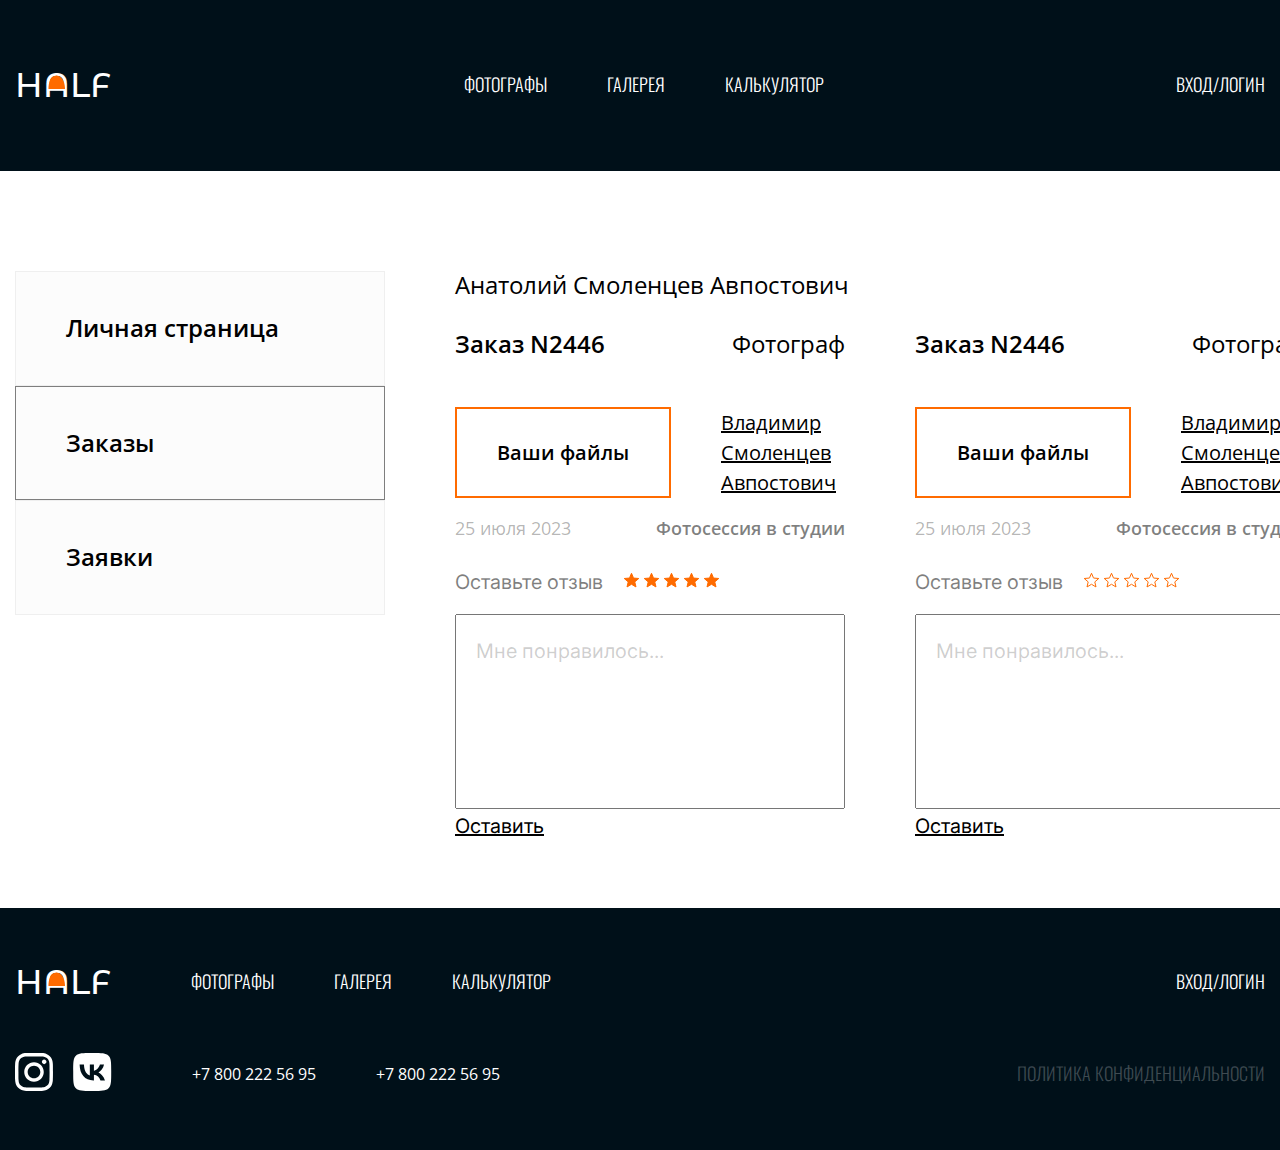
<file: cabinet-orders-page.html>
<!DOCTYPE html>
<html lang="en">

<head>
    <meta charset="UTF-8">
    <meta name="viewport" content="width=device-width, initial-scale=1.0">
    <title>cabinet-orders</title>
    <link rel="preconnect" href="https://fonts.googleapis.com">
    <link rel="preconnect" href="https://fonts.gstatic.com" crossorigin>
    <link
        href="https://fonts.googleapis.com/css2?family=Inter&family=Montserrat+Alternates:wght@500&family=Open+Sans:wght@400;600;700&family=Oswald:wght@300;400&display=swap"
        rel="stylesheet">
    <link rel="stylesheet" href="https://cdn.jsdelivr.net/npm/swiper@11/swiper-bundle.min.css" />
    <link rel="stylesheet" href="./src/styles/style.css">
    <link rel="stylesheet" href="./src/styles/photograph.css">
    <link rel="stylesheet" href="./src/styles/photograph-admin.css">
    <link rel="stylesheet" href="./src/styles/cabinet.css">
    <link rel="stylesheet" href="./src/styles/cabinet-orders.css">
</head>

<body id="body" class="body">
    <header class="header">
        <div class="wrapper">
            <div class="header-content">
                <div class="logo">
                    <a href="./index.html">HALF</a>
                </div>
                <div class="nav-bar">
                    <nav class="nav">
                        <ol class="nav-bar-list">
                            <li class="nav-bar-item">
                                <a target="_blank" href="./photographers.html">
                                    Фотографы
                                </a>
                            </li>
                            <li class="nav-bar-item">
                                <a target="_blank" href="./gallery.html">
                                    Галерея
                                </a>
                            </li>
                            <li class="nav-bar-item">
                                <a target="_blank" href="./calc.html">
                                    Калькулятор
                                </a>
                            </li>
                        </ol>
                    </nav>
                </div>
                <div class="login">
                    <div class="sign-in-btn">
                        <button class="singIn">Вход/логин</button>
                    </div>
                    <div class="sing-modal" id="singModal">
                        <div class="sing-modal-content">
                            <div class="tab-content active">
                                <div class="sing-Modal-title">
                                    Авторизация
                                </div>
                                <div class="sing-modal-form">
                                    <div class="sing-modal-login">
                                        <div class="sing-modal-login-title">
                                            Телефон или почта
                                        </div>
                                        <input type="email" placeholder="example@mail.com">
                                    </div>
                                    <div class="sing-modal-password">
                                        <div class="sing-modal-password-title">
                                            Пароль
                                        </div>
                                        <input type="password" placeholder="pass123">
                                    </div>
                                </div>
                                <div class="submit-button">
                                    <button id="login-submit">Войти</button>
                                </div>
                                <div class="sign-title">
                                    <button class="tabBtn">Регистрация</button>
                                </div>
                            </div>
                            <div class="tab-content">
                                <div class="sing-Modal-title reg-modal-title">
                                    Регистрация фотографа
                                </div>
                                <div class="reg-client">
                                    <button class="tabBtn">Регистрация клиента</button>
                                </div>
                                <div class="reg-modal-form">
                                    <form class="regForm" name="regFormPhotograph" action="#" method="POST">
                                        <div class="reg-form-email reg-input">
                                            <label for="email">Почта</label>
                                            <input type="email" name="regMail" placeholder="example@mail.com" required>
                                        </div>
                                        <div class="reg-form-NAME reg-input">
                                            <label for="name">Имя</label>
                                            <input type="name" name="regName" placeholder="Иван" required>
                                        </div>
                                        <div class="reg-form-password reg-input">
                                            <label for="password">Пароль</label>
                                            <input type="password" name="regPass" placeholder="pass123" required>
                                        </div>
                                        <div class="reg-form-surname reg-input">
                                            <label for="surname">Фамилия</label>
                                            <input type="name" name="regSurname" placeholder="Иванов" required>
                                        </div>
                                        <div class="reg-form-repeatPassword reg-input">
                                            <label for="password">Повторите пароль</label>
                                            <input type="password" name="regPass" placeholder="pass" required>
                                        </div>
                                        <div class="reg-form-last-name reg-input">
                                            <label for="lastName">Отчество</label>
                                            <input type="name" name="regLastName" placeholder="Иванов" required>
                                        </div>
                                        <div class="reg-form-last-name reg-input">
                                            <label for="tel">Телефон</label>
                                            <input type="tel" name="regTel" placeholder="+7 900 9000 90 90" required>
                                        </div>
                                        <div class="submit-btn reg-input">
                                            <input type="submit" value="Завершить" name="subBtn">
                                        </div>
                                    </form>
                                </div>
                                <div class="submit-button">
                                    <button id="login-submit">Войти</button>
                                </div>
                                <div class="sign-title">
                                    <button class="tabBtn">Авторизация</button>
                                </div>
                            </div>
                            <div class="tab-content">
                                <div class="sing-Modal-title reg-modal-title">
                                    Регистрация клиента
                                </div>
                                <div class="reg-client">
                                    <button class="tabBtn">Регистрация фотографа</button>
                                </div>
                                <div class="reg-modal-form">
                                    <form class="regForm" name="regFormClient" action="#" method="POST">
                                        <div class="reg-form-email reg-input">
                                            <label for="email">Почта</label>
                                            <input type="email" name="regMail" placeholder="example@mail.com" required>
                                        </div>
                                        <div class="reg-form-NAME reg-input">
                                            <label for="name">Имя</label>
                                            <input type="name" name="regName" placeholder="Иван" required>
                                        </div>
                                        <div class="reg-form-password reg-input">
                                            <label for="password">Пароль</label>
                                            <input type="password" name="regPass" placeholder="pass123" required>
                                        </div>
                                        <div class="reg-form-surname reg-input">
                                            <label for="surname">Фамилия</label>
                                            <input type="name" name="regSurname" placeholder="Иванов" required>
                                        </div>
                                        <div class="reg-form-repeatPassword reg-input">
                                            <label for="password">Повторите пароль</label>
                                            <input type="password" name="regPass" placeholder="pass" required>
                                        </div>
                                        <div class="reg-form-last-name reg-input">
                                            <label for="lastName">Отчество</label>
                                            <input type="name" name="regLastName" placeholder="Иванов" required>
                                        </div>
                                        <div class="reg-form-last-name reg-input">
                                            <label for="tel">Телефон</label>
                                            <input type="tel" name="regTel" placeholder="+7 900 9000 90 90" required>
                                        </div>
                                        <div class="submit-btn reg-input">
                                            <input type="submit" value="Завершить" name="subBtn">
                                        </div>
                                    </form>
                                </div>
                                <div class="submit-button">
                                    <button id="login-submit">Войти</button>
                                </div>
                                <div class="sign-title">
                                    <button class="tabBtn">Авторизация</button>
                                </div>
                            </div>
                            <div class="close-sign-btn">
                                <button id="closeSingIn">
                                    <svg xmlns="http://www.w3.org/2000/svg" width="17" height="17" viewBox="0 0 17 17"
                                        fill="none">
                                        <path
                                            d="M2.13161 0.717514L16.9808 15.5668L15.5666 16.981L0.717393 2.13173L2.13161 0.717514Z"
                                            fill="black" />
                                        <path
                                            d="M0.717393 15.5668L15.5666 0.717514L16.9808 2.13173L2.13161 16.981L0.717393 15.5668Z"
                                            fill="black" />
                                    </svg>
                                </button>
                            </div>
                        </div>
                    </div>
                </div>
            </div>
        </div>
    </header>
    <section class="photograph-main">
        <div class="wrapper">
            <div class="photograph-top">
                <div class="photograph-btns-aside cabinet-btns-aside">
                    <div class="photograph-btns-aside-about photograph-btn-aside cabinet-btn-aside">
                        <a href="./cabinet-main-page.html">Личная страница</a>
                    </div>
                    <div class="photograph-btns-aside-photo photograph-btn-aside cabinet-btn-aside">
                        <a href="./cabinet-orders-page.html">Заказы</a>
                    </div>
                    <div class="photograph-btns-aside-service-review photograph-btn-aside cabinet-btn-aside">
                        <a href="./cabinet-requests.html">Заявки</a>
                    </div>
                </div>
                <div class="cabinet-orders-main">
                    <div class="cabinet-title-name">
                        Анатолий Смоленцев Авпостович
                    </div>
                    <div class="cabinet-orders-list">
                        <div class="cabinet-orders">
                            <div class="cabinet-orders-header">
                                <div class="cabinet-orders-order-number">
                                    Заказ N2446
                                </div>
                                <div class="cabinet-orders-photograph">
                                    Фотограф
                                </div>
                            </div>
                            <div class="cabinet-orders-files">
                                <div class="cabinet-orders-input-files">
                                    <a href="#">Ваши файлы</a>
                                </div>
                                <div class="cabinet-orders-name">
                                    Владимир Смоленцев Авпостович
                                </div>
                            </div>
                            <div class="cabinet-orders-status">
                                <div class="cabinet-orders-date">
                                    25 июля 2023
                                </div>
                                <div class="cabinet-orders-category">
                                    Фотосессия в студии
                                </div>
                            </div>
                            <div class="cabinet-orders-review">
                                <div class="cabinet-orders-review-stars">
                                    <div class="cabinet-orders-review-stars-title">
                                        Оставьте отзыв
                                    </div>
                                    <div class="cabinet-orders-review-stars-number">
                                        <svg xmlns="http://www.w3.org/2000/svg" width="97" height="16" viewBox="0 0 97 16" fill="none">
                                            <path d="M8.7566 12.4298L8.5 12.2764L8.2434 12.4298L4.00259 14.9656L5.11934 10.1939L5.18846 9.89862L4.95848 9.70088L1.22848 6.49371L6.15406 6.07292L6.45295 6.04739L6.57109 5.77165L8.5 1.2696L10.4289 5.77165L10.547 6.04739L10.8459 6.07292L15.77 6.49359L12.0334 9.70058L11.8026 9.89862L11.8723 10.1946L12.9955 14.9645L8.7566 12.4298Z" fill="#FF6B00" stroke="#FF6B00"/>
                                            <path d="M28.7566 12.4298L28.5 12.2764L28.2434 12.4298L24.0026 14.9656L25.1193 10.1939L25.1885 9.89862L24.9585 9.70088L21.2285 6.49371L26.1541 6.07292L26.453 6.04739L26.5711 5.77165L28.5 1.2696L30.4289 5.77165L30.547 6.04739L30.8459 6.07292L35.77 6.49359L32.0334 9.70058L31.8026 9.89862L31.8723 10.1946L32.9955 14.9645L28.7566 12.4298Z" fill="#FF6B00" stroke="#FF6B00"/>
                                            <path d="M48.7566 12.4298L48.5 12.2764L48.2434 12.4298L44.0026 14.9656L45.1193 10.1939L45.1885 9.89862L44.9585 9.70088L41.2285 6.49371L46.1541 6.07292L46.453 6.04739L46.5711 5.77165L48.5 1.2696L50.4289 5.77165L50.547 6.04739L50.8459 6.07292L55.77 6.49359L52.0334 9.70058L51.8026 9.89862L51.8723 10.1946L52.9955 14.9645L48.7566 12.4298Z" fill="#FF6B00" stroke="#FF6B00"/>
                                            <path d="M68.7566 12.4298L68.5 12.2764L68.2434 12.4298L64.0026 14.9656L65.1193 10.1939L65.1885 9.89862L64.9585 9.70088L61.2285 6.49371L66.1541 6.07292L66.453 6.04739L66.5711 5.77165L68.5 1.2696L70.4289 5.77165L70.547 6.04739L70.8459 6.07292L75.77 6.49359L72.0334 9.70058L71.8026 9.89862L71.8723 10.1946L72.9955 14.9645L68.7566 12.4298Z" fill="#FF6B00" stroke="#FF6B00"/>
                                            <path d="M88.7566 12.4298L88.5 12.2764L88.2434 12.4298L84.0026 14.9656L85.1193 10.1939L85.1885 9.89862L84.9585 9.70088L81.2285 6.49371L86.1541 6.07292L86.453 6.04739L86.5711 5.77165L88.5 1.2696L90.4289 5.77165L90.547 6.04739L90.8459 6.07292L95.77 6.49359L92.0334 9.70058L91.8026 9.89862L91.8723 10.1946L92.9955 14.9645L88.7566 12.4298Z" fill="#FF6B00" stroke="#FF6B00"/>
                                          </svg>
                                    </div>
                                </div>
                                <div class="cabinet-orders-review-textarea">
                                    <textarea placeholder="Мне понравилось..." name="reviewTextarea" id=""></textarea>
                                </div>
                                <div class="cabinet-orders-review-submit">
                                    <button>Оставить</button>
                                </div>
                            </div>
                        </div>
                        <div class="cabinet-orders">
                            <div class="cabinet-orders-header">
                                <div class="cabinet-orders-order-number">
                                    Заказ N2446
                                </div>
                                <div class="cabinet-orders-photograph">
                                    Фотограф
                                </div>
                            </div>
                            <div class="cabinet-orders-files">
                                <div class="cabinet-orders-input-files">
                                    <a href="#">Ваши файлы</a>
                                </div>
                                <div class="cabinet-orders-name">
                                    Владимир Смоленцев Авпостович
                                </div>
                            </div>
                            <div class="cabinet-orders-status">
                                <div class="cabinet-orders-date">
                                    25 июля 2023
                                </div>
                                <div class="cabinet-orders-category">
                                    Фотосессия в студии
                                </div>
                            </div>
                            <div class="cabinet-orders-review">
                                <div class="cabinet-orders-review-stars">
                                    <div class="cabinet-orders-review-stars-title">
                                        Оставьте отзыв
                                    </div>
                                    <div class="cabinet-orders-review-stars-number">
                                        <svg xmlns="http://www.w3.org/2000/svg" width="97" height="16" viewBox="0 0 97 16" fill="none">
                                            <path d="M8.7566 12.4298L8.5 12.2764L8.2434 12.4298L4.00259 14.9656L5.11934 10.1939L5.18846 9.89862L4.95848 9.70088L1.22848 6.49371L6.15406 6.07292L6.45295 6.04739L6.57109 5.77165L8.5 1.2696L10.4289 5.77165L10.547 6.04739L10.8459 6.07292L15.77 6.49359L12.0334 9.70058L11.8026 9.89862L11.8723 10.1946L12.9955 14.9645L8.7566 12.4298Z" stroke="#FF6B00"/>
                                            <path d="M28.7566 12.4298L28.5 12.2764L28.2434 12.4298L24.0026 14.9656L25.1193 10.1939L25.1885 9.89862L24.9585 9.70088L21.2285 6.49371L26.1541 6.07292L26.453 6.04739L26.5711 5.77165L28.5 1.2696L30.4289 5.77165L30.547 6.04739L30.8459 6.07292L35.77 6.49359L32.0334 9.70058L31.8026 9.89862L31.8723 10.1946L32.9955 14.9645L28.7566 12.4298Z" stroke="#FF6B00"/>
                                            <path d="M48.7566 12.4298L48.5 12.2764L48.2434 12.4298L44.0026 14.9656L45.1193 10.1939L45.1885 9.89862L44.9585 9.70088L41.2285 6.49371L46.1541 6.07292L46.453 6.04739L46.5711 5.77165L48.5 1.2696L50.4289 5.77165L50.547 6.04739L50.8459 6.07292L55.77 6.49359L52.0334 9.70058L51.8026 9.89862L51.8723 10.1946L52.9955 14.9645L48.7566 12.4298Z" stroke="#FF6B00"/>
                                            <path d="M68.7566 12.4298L68.5 12.2764L68.2434 12.4298L64.0026 14.9656L65.1193 10.1939L65.1885 9.89862L64.9585 9.70088L61.2285 6.49371L66.1541 6.07292L66.453 6.04739L66.5711 5.77165L68.5 1.2696L70.4289 5.77165L70.547 6.04739L70.8459 6.07292L75.77 6.49359L72.0334 9.70058L71.8026 9.89862L71.8723 10.1946L72.9955 14.9645L68.7566 12.4298Z" stroke="#FF6B00"/>
                                            <path d="M88.7566 12.4298L88.5 12.2764L88.2434 12.4298L84.0026 14.9656L85.1193 10.1939L85.1885 9.89862L84.9585 9.70088L81.2285 6.49371L86.1541 6.07292L86.453 6.04739L86.5711 5.77165L88.5 1.2696L90.4289 5.77165L90.547 6.04739L90.8459 6.07292L95.77 6.49359L92.0334 9.70058L91.8026 9.89862L91.8723 10.1946L92.9955 14.9645L88.7566 12.4298Z" stroke="#FF6B00"/>
                                          </svg>
                                    </div>
                                </div>
                                <div class="cabinet-orders-review-textarea">
                                    <textarea placeholder="Мне понравилось..." name="reviewTextarea" id=""></textarea>
                                </div>
                                <div class="cabinet-orders-review-submit">
                                    <button>Оставить</button>
                                </div>
                            </div>
                        </div>
                    </div>
                </div>
            </div>
        </div>
    </section>
    <footer class="footer">
        <div class="wrapper">
            <div class="footer-content">
                <div class="footer-top">
                    <div class="footer-right">
                        <div class="logo">
                            <a href="./index.html">HALF</a>
                        </div>
                        <div class="nav-bar">
                            <nav class="nav">
                                <ol class="nav-bar-list">
                                    <li class="nav-bar-item">
                                        <a href="./photographers.html">
                                            Фотографы
                                        </a>
                                    </li>
                                    <li class="nav-bar-item">
                                        <a href="./gallery.html">
                                            Галерея
                                        </a>
                                    </li>
                                    <li class="nav-bar-item">
                                        <a href="./calc.html">
                                            Калькулятор
                                        </a>
                                    </li>
                                </ol>
                            </nav>
                        </div>
                    </div>
                    <div class="login">
                        <div class="sign-in-btn">
                            <button class="singIn">Вход/логин</button>
                        </div>
                    </div>
                </div>
                <div class="footer-bottom">
                    <div class="footer-contacts">
                        <div class="footer-social">
                            <div class="footer-insta">
                                <a href="#">
                                    <svg xmlns="http://www.w3.org/2000/svg" width="38" height="38" viewBox="0 0 38 38"
                                        fill="none">
                                        <path
                                            d="M19 3.42148C24.0766 3.42148 24.6777 3.44375 26.6742 3.53281C28.5297 3.61445 29.5316 3.92617 30.1996 4.18594C31.0828 4.52734 31.7211 4.94297 32.3816 5.60351C33.0496 6.27148 33.4578 6.90234 33.7992 7.78555C34.059 8.45351 34.3707 9.46289 34.4523 11.3109C34.5414 13.3148 34.5637 13.916 34.5637 18.9852C34.5637 24.0617 34.5414 24.6629 34.4523 26.6594C34.3707 28.5148 34.059 29.5168 33.7992 30.1848C33.4578 31.068 33.0422 31.7062 32.3816 32.3668C31.7137 33.0348 31.0828 33.443 30.1996 33.7844C29.5316 34.0441 28.5223 34.3559 26.6742 34.4375C24.6703 34.5266 24.0691 34.5488 19 34.5488C13.9234 34.5488 13.3223 34.5266 11.3258 34.4375C9.47031 34.3559 8.46836 34.0441 7.80039 33.7844C6.91719 33.443 6.2789 33.0273 5.61836 32.3668C4.95039 31.6988 4.54219 31.068 4.20078 30.1848C3.94101 29.5168 3.6293 28.5074 3.54766 26.6594C3.45859 24.6555 3.43633 24.0543 3.43633 18.9852C3.43633 13.9086 3.45859 13.3074 3.54766 11.3109C3.6293 9.45547 3.94101 8.45351 4.20078 7.78555C4.54219 6.90234 4.95781 6.26406 5.61836 5.60351C6.28633 4.93555 6.91719 4.52734 7.80039 4.18594C8.46836 3.92617 9.47773 3.61445 11.3258 3.53281C13.3223 3.44375 13.9234 3.42148 19 3.42148ZM19 0C13.8418 0 13.1961 0.0222656 11.1699 0.111328C9.15117 0.200391 7.76328 0.526953 6.56094 0.994531C5.30664 1.48437 4.24531 2.13008 3.19141 3.19141C2.13008 4.24531 1.48437 5.30664 0.994531 6.55351C0.526953 7.76328 0.200391 9.14375 0.111328 11.1625C0.0222656 13.1961 0 13.8418 0 19C0 24.1582 0.0222656 24.8039 0.111328 26.8301C0.200391 28.8488 0.526953 30.2367 0.994531 31.4391C1.48437 32.6934 2.13008 33.7547 3.19141 34.8086C4.24531 35.8625 5.30664 36.5156 6.55351 36.998C7.76328 37.4656 9.14375 37.7922 11.1625 37.8812C13.1887 37.9703 13.8344 37.9926 18.9926 37.9926C24.1508 37.9926 24.7965 37.9703 26.8226 37.8812C28.8414 37.7922 30.2293 37.4656 31.4316 36.998C32.6785 36.5156 33.7398 35.8625 34.7937 34.8086C35.8476 33.7547 36.5008 32.6934 36.9832 31.4465C37.4508 30.2367 37.7773 28.8562 37.8664 26.8375C37.9555 24.8113 37.9777 24.1656 37.9777 19.0074C37.9777 13.8492 37.9555 13.2035 37.8664 11.1773C37.7773 9.15859 37.4508 7.7707 36.9832 6.56836C36.5156 5.30664 35.8699 4.24531 34.8086 3.19141C33.7547 2.1375 32.6934 1.48437 31.4465 1.00195C30.2367 0.534375 28.8562 0.207812 26.8375 0.11875C24.8039 0.0222656 24.1582 0 19 0Z"
                                            fill="white" />
                                        <path
                                            d="M19 9.24023C13.6117 9.24023 9.24023 13.6117 9.24023 19C9.24023 24.3883 13.6117 28.7598 19 28.7598C24.3883 28.7598 28.7598 24.3883 28.7598 19C28.7598 13.6117 24.3883 9.24023 19 9.24023ZM19 25.3309C15.5043 25.3309 12.6691 22.4957 12.6691 19C12.6691 15.5043 15.5043 12.6691 19 12.6691C22.4957 12.6691 25.3309 15.5043 25.3309 19C25.3309 22.4957 22.4957 25.3309 19 25.3309Z"
                                            fill="white" />
                                        <path
                                            d="M31.4242 8.8542C31.4242 10.1159 30.4 11.1327 29.1457 11.1327C27.884 11.1327 26.8672 10.1085 26.8672 8.8542C26.8672 7.59248 27.8914 6.57568 29.1457 6.57568C30.4 6.57568 31.4242 7.5999 31.4242 8.8542Z"
                                            fill="white" />
                                    </svg>
                                </a>
                            </div>
                            <div class="footer-vk">
                                <a href="#">
                                    <svg xmlns="http://www.w3.org/2000/svg" width="39" height="38" viewBox="0 0 39 38"
                                        fill="none">
                                        <path fill-rule="evenodd" clip-rule="evenodd"
                                            d="M2.88115 2.67119C0.209961 5.34237 0.209961 9.64155 0.209961 18.24V19.76C0.209961 28.3584 0.209961 32.6576 2.88115 35.3288C5.55233 38 9.85151 38 18.45 38H19.97C28.5684 38 32.8676 38 35.5388 35.3288C38.21 32.6576 38.21 28.3584 38.21 19.76V18.24C38.21 9.64155 38.21 5.34237 35.5388 2.67119C32.8676 0 28.5684 0 19.97 0H18.45C9.85151 0 5.55233 0 2.88115 2.67119ZM6.62256 11.5584C6.82839 21.4384 11.7684 27.3759 20.4292 27.3759H20.9201V21.7234C24.1026 22.0401 26.5091 24.3676 27.475 27.3759H31.9717C30.7367 22.8792 27.4907 20.3934 25.4641 19.4434C27.4907 18.2717 30.3407 15.4217 31.0215 11.5584H26.9365C26.0498 14.6934 23.4218 17.5434 20.9201 17.8126V11.5584H16.835V22.5151C14.3016 21.8817 11.1034 18.8101 10.9609 11.5584H6.62256Z"
                                            fill="white" />
                                    </svg>
                                </a>
                            </div>
                        </div>
                        <div class="footer-tel">
                            <div class="tel">
                                <a href="+7 800 222 56 95">+7 800 222 56 95</a>
                            </div>
                            <div class="tel">
                                <a href="+7 800 222 56 95">+7 800 222 56 95</a>
                            </div>
                        </div>
                    </div>
                    <div class="footer-copyrights">
                        <a href="#">Политика конфиденциальности</a>
                    </div>
                </div>
            </div>
        </div>
    </footer>
    <script src="https://cdn.jsdelivr.net/npm/swiper@11/swiper-bundle.min.js"></script>
    <script src="./src/scripts/login.js"></script>
</body>

</html>
</file>
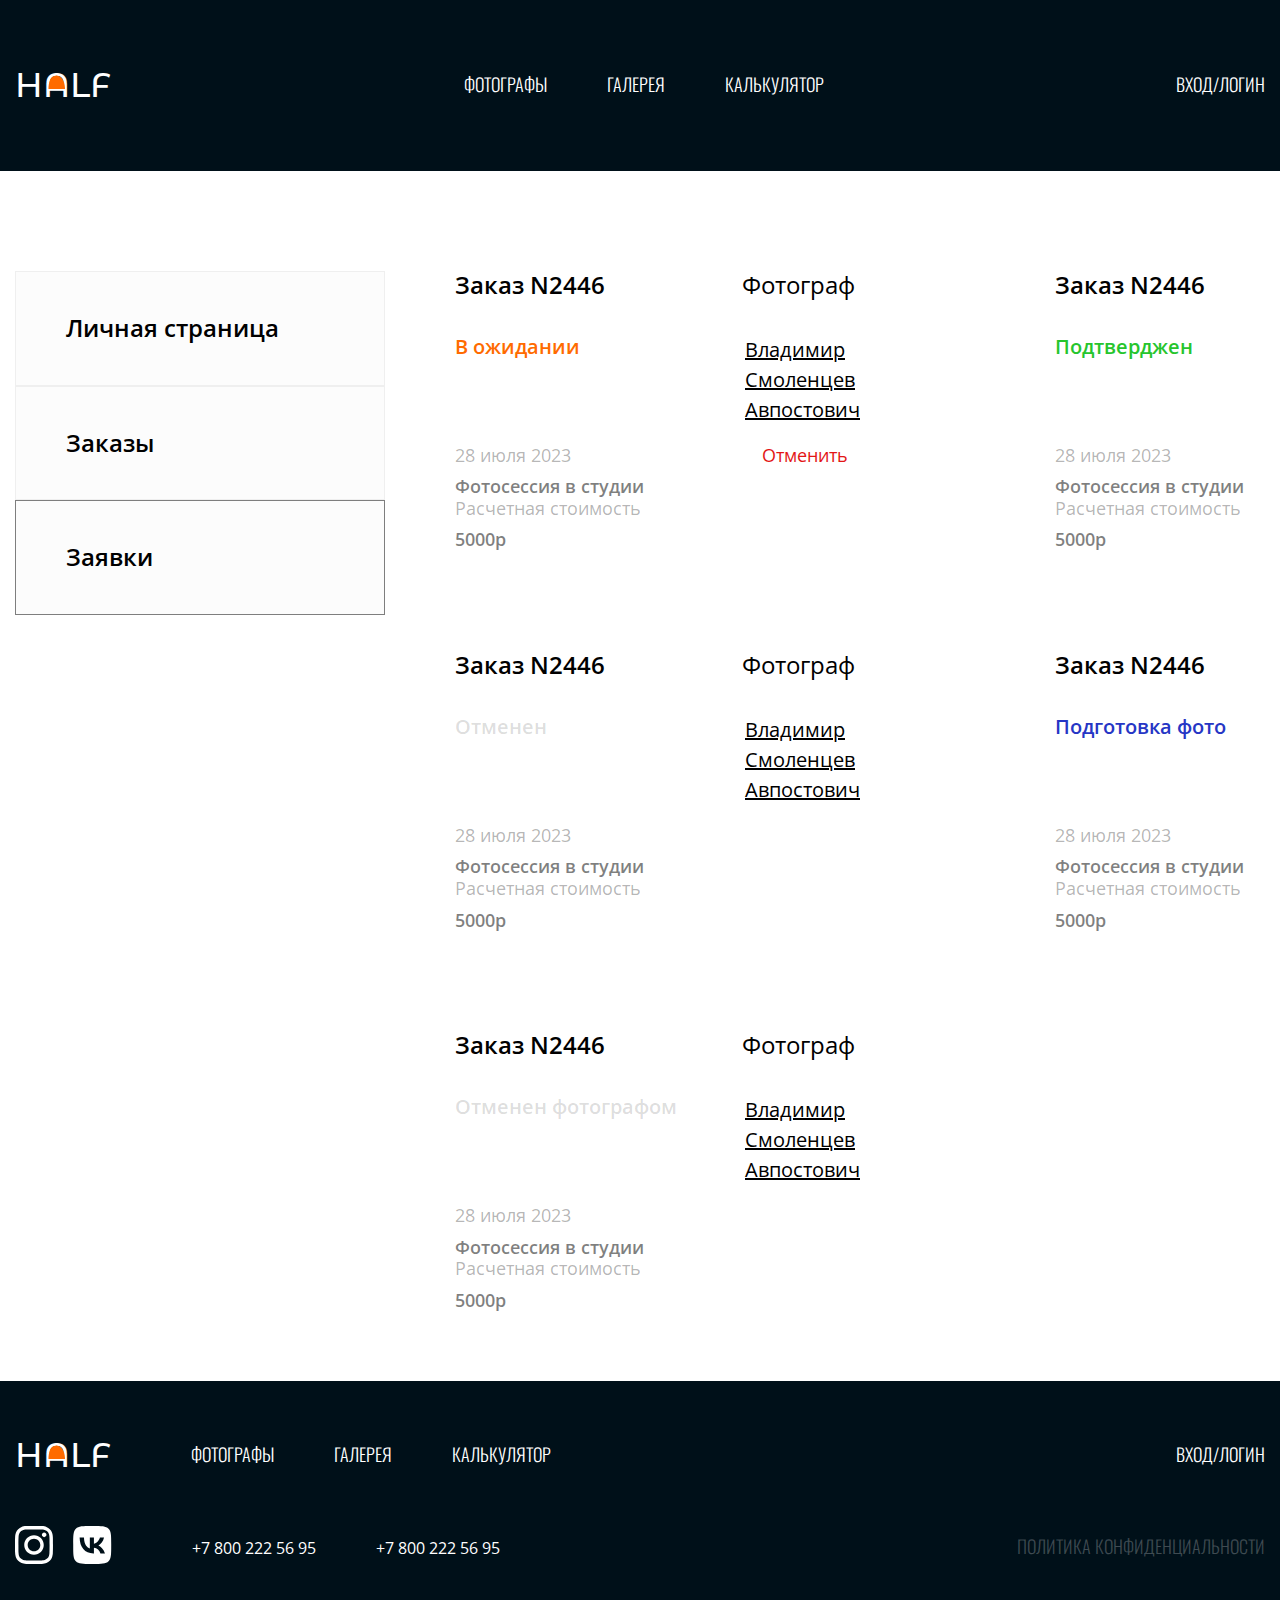
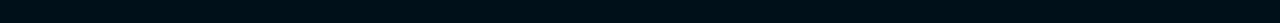
<file: cabinet-requests.html>
<!DOCTYPE html>
<html lang="en">

<head>
    <meta charset="UTF-8">
    <meta name="viewport" content="width=device-width, initial-scale=1.0">
    <title>cabinet-requests</title>
    <link rel="preconnect" href="https://fonts.googleapis.com">
    <link rel="preconnect" href="https://fonts.gstatic.com" crossorigin>
    <link
        href="https://fonts.googleapis.com/css2?family=Inter&family=Montserrat+Alternates:wght@500&family=Open+Sans:wght@400;600;700&family=Oswald:wght@300;400&display=swap"
        rel="stylesheet">
    <link rel="stylesheet" href="https://cdn.jsdelivr.net/npm/swiper@11/swiper-bundle.min.css" />
    <link rel="stylesheet" href="./src/styles/style.css">
    <link rel="stylesheet" href="./src/styles/photograph.css">
    <link rel="stylesheet" href="./src/styles/photograph-admin.css">
    <link rel="stylesheet" href="./src/styles/cabinet.css">
    <link rel="stylesheet" href="./src/styles/cabinet-requests.css">
</head>

<body id="body" class="body">
    <header class="header">
        <div class="wrapper">
            <div class="header-content">
                <div class="logo">
                    <a href="./index.html">HALF</a>
                </div>
                <div class="nav-bar">
                    <nav class="nav">
                        <ol class="nav-bar-list">
                            <li class="nav-bar-item">
                                <a target="_blank" href="./photographers.html">
                                    Фотографы
                                </a>
                            </li>
                            <li class="nav-bar-item">
                                <a target="_blank" href="./gallery.html">
                                    Галерея
                                </a>
                            </li>
                            <li class="nav-bar-item">
                                <a target="_blank" href="./calc.html">
                                    Калькулятор
                                </a>
                            </li>
                        </ol>
                    </nav>
                </div>
                <div class="login">
                    <div class="sign-in-btn">
                        <button class="singIn">Вход/логин</button>
                    </div>
                    <div class="sing-modal" id="singModal">
                        <div class="sing-modal-content">
                            <div class="tab-content active">
                                <div class="sing-Modal-title">
                                    Авторизация
                                </div>
                                <div class="sing-modal-form">
                                    <div class="sing-modal-login">
                                        <div class="sing-modal-login-title">
                                            Телефон или почта
                                        </div>
                                        <input type="email" placeholder="example@mail.com">
                                    </div>
                                    <div class="sing-modal-password">
                                        <div class="sing-modal-password-title">
                                            Пароль
                                        </div>
                                        <input type="password" placeholder="pass123">
                                    </div>
                                </div>
                                <div class="submit-button">
                                    <button id="login-submit">Войти</button>
                                </div>
                                <div class="sign-title">
                                    <button class="tabBtn">Регистрация</button>
                                </div>
                            </div>
                            <div class="tab-content">
                                <div class="sing-Modal-title reg-modal-title">
                                    Регистрация фотографа
                                </div>
                                <div class="reg-client">
                                    <button class="tabBtn">Регистрация клиента</button>
                                </div>
                                <div class="reg-modal-form">
                                    <form class="regForm" name="regFormPhotograph" action="#" method="POST">
                                        <div class="reg-form-email reg-input">
                                            <label for="email">Почта</label>
                                            <input type="email" name="regMail" placeholder="example@mail.com" required>
                                        </div>
                                        <div class="reg-form-NAME reg-input">
                                            <label for="name">Имя</label>
                                            <input type="name" name="regName" placeholder="Иван" required>
                                        </div>
                                        <div class="reg-form-password reg-input">
                                            <label for="password">Пароль</label>
                                            <input type="password" name="regPass" placeholder="pass123" required>
                                        </div>
                                        <div class="reg-form-surname reg-input">
                                            <label for="surname">Фамилия</label>
                                            <input type="name" name="regSurname" placeholder="Иванов" required>
                                        </div>
                                        <div class="reg-form-repeatPassword reg-input">
                                            <label for="password">Повторите пароль</label>
                                            <input type="password" name="regPass" placeholder="pass" required>
                                        </div>
                                        <div class="reg-form-last-name reg-input">
                                            <label for="lastName">Отчество</label>
                                            <input type="name" name="regLastName" placeholder="Иванов" required>
                                        </div>
                                        <div class="reg-form-last-name reg-input">
                                            <label for="tel">Телефон</label>
                                            <input type="tel" name="regTel" placeholder="+7 900 9000 90 90" required>
                                        </div>
                                        <div class="submit-btn reg-input">
                                            <input type="submit" value="Завершить" name="subBtn">
                                        </div>
                                    </form>
                                </div>
                                <div class="submit-button">
                                    <button id="login-submit">Войти</button>
                                </div>
                                <div class="sign-title">
                                    <button class="tabBtn">Авторизация</button>
                                </div>
                            </div>
                            <div class="tab-content">
                                <div class="sing-Modal-title reg-modal-title">
                                    Регистрация клиента
                                </div>
                                <div class="reg-client">
                                    <button class="tabBtn">Регистрация фотографа</button>
                                </div>
                                <div class="reg-modal-form">
                                    <form class="regForm" name="regFormClient" action="#" method="POST">
                                        <div class="reg-form-email reg-input">
                                            <label for="email">Почта</label>
                                            <input type="email" name="regMail" placeholder="example@mail.com" required>
                                        </div>
                                        <div class="reg-form-NAME reg-input">
                                            <label for="name">Имя</label>
                                            <input type="name" name="regName" placeholder="Иван" required>
                                        </div>
                                        <div class="reg-form-password reg-input">
                                            <label for="password">Пароль</label>
                                            <input type="password" name="regPass" placeholder="pass123" required>
                                        </div>
                                        <div class="reg-form-surname reg-input">
                                            <label for="surname">Фамилия</label>
                                            <input type="name" name="regSurname" placeholder="Иванов" required>
                                        </div>
                                        <div class="reg-form-repeatPassword reg-input">
                                            <label for="password">Повторите пароль</label>
                                            <input type="password" name="regPass" placeholder="pass" required>
                                        </div>
                                        <div class="reg-form-last-name reg-input">
                                            <label for="lastName">Отчество</label>
                                            <input type="name" name="regLastName" placeholder="Иванов" required>
                                        </div>
                                        <div class="reg-form-last-name reg-input">
                                            <label for="tel">Телефон</label>
                                            <input type="tel" name="regTel" placeholder="+7 900 9000 90 90" required>
                                        </div>
                                        <div class="submit-btn reg-input">
                                            <input type="submit" value="Завершить" name="subBtn">
                                        </div>
                                    </form>
                                </div>
                                <div class="submit-button">
                                    <button id="login-submit">Войти</button>
                                </div>
                                <div class="sign-title">
                                    <button class="tabBtn">Авторизация</button>
                                </div>
                            </div>
                            <div class="close-sign-btn">
                                <button id="closeSingIn">
                                    <svg xmlns="http://www.w3.org/2000/svg" width="17" height="17" viewBox="0 0 17 17"
                                        fill="none">
                                        <path
                                            d="M2.13161 0.717514L16.9808 15.5668L15.5666 16.981L0.717393 2.13173L2.13161 0.717514Z"
                                            fill="black" />
                                        <path
                                            d="M0.717393 15.5668L15.5666 0.717514L16.9808 2.13173L2.13161 16.981L0.717393 15.5668Z"
                                            fill="black" />
                                    </svg>
                                </button>
                            </div>
                        </div>
                    </div>
                </div>
            </div>
        </div>
    </header>
    <section class="photograph-main">
        <div class="wrapper">
            <div class="photograph-top">
                <div class="photograph-btns-aside cabinet-btns-aside">
                    <div class="photograph-btns-aside-about photograph-btn-aside cabinet-btn-aside">
                        <a href="./cabinet-main-page.html">Личная страница</a>
                    </div>
                    <div class="photograph-btns-aside-photo photograph-btn-aside cabinet-btn-aside">
                        <a href="./cabinet-orders-page.html">Заказы</a>
                    </div>
                    <div class="photograph-btns-aside-service-review photograph-btn-aside cabinet-btn-aside">
                        <a href="./cabinet-requests.html">Заявки</a>
                    </div>
                </div>
                <div class="cabinet-requests">
                    <div class="cabinet-requests-content">
                        <div class="cabinet-requests-name-title">

                        </div>
                        <div class="cabinet-requests-list">
                            <div class="cabinet-requests-item">
                                <div class="cabinet-requests-order">
                                    <div class="cabinet-requests-number-order">
                                        Заказ N2446
                                    </div>
                                    <div class="cabinet-requests-photograph">
                                        Фотограф
                                    </div>
                                </div>
                                <div class="cabinet-requests-status">
                                    <div class="cabinet-requests-status-check">
                                        В ожидании
                                    </div>
                                    <div class="cabinet-requests-name">
                                        Владимир Смоленцев Авпостович
                                    </div>
                                </div>
                                <div class="cabinet-requests-info">
                                    <div class="cabinet-requests-date">
                                        <div class="cabinet-requests-time">
                                            28 июля 2023
                                        </div>
                                        <div class="cabinet-requests-category">
                                            Фотосессия в студии
                                        </div>
                                    </div>
                                    <div class="cabinet-requests-price">
                                        <div class="cabinet-requests-price-title">
                                            Расчетная стоимость
                                        </div>
                                        <div class="cabinet-requests-price-number">
                                            5000р
                                        </div>
                                    </div>
                                </div>
                                <div class="cabinet-requests-button">
                                    <button>Отменить</button>
                                </div>
                            </div>
                            <div class="cabinet-requests-item">
                                <div class="cabinet-requests-order">
                                    <div class="cabinet-requests-number-order">
                                        Заказ N2446
                                    </div>
                                    <div class="cabinet-requests-photograph">
                                        Фотограф
                                    </div>
                                </div>
                                <div class="cabinet-requests-status">
                                    <div id="accepted" class="cabinet-requests-status-check">
                                        Подтверджен
                                    </div>
                                    <div class="cabinet-requests-name">
                                        Владимир Смоленцев Авпостович
                                    </div>
                                </div>
                                <div class="cabinet-requests-info">
                                    <div class="cabinet-requests-date">
                                        <div class="cabinet-requests-time">
                                            28 июля 2023
                                        </div>
                                        <div class="cabinet-requests-category">
                                            Фотосессия в студии
                                        </div>
                                    </div>
                                    <div class="cabinet-requests-price">
                                        <div class="cabinet-requests-price-title">
                                            Расчетная стоимость
                                        </div>
                                        <div class="cabinet-requests-price-number">
                                            5000р
                                        </div>
                                    </div>
                                </div>
                            </div>
                            <div class="cabinet-requests-item">
                                <div class="cabinet-requests-order">
                                    <div class="cabinet-requests-number-order">
                                        Заказ N2446
                                    </div>
                                    <div class="cabinet-requests-photograph">
                                        Фотограф
                                    </div>
                                </div>
                                <div class="cabinet-requests-status">
                                    <div id="canceled" class="cabinet-requests-status-check">
                                        Отменен
                                    </div>
                                    <div class="cabinet-requests-name">
                                        Владимир Смоленцев Авпостович
                                    </div>
                                </div>
                                <div class="cabinet-requests-info">
                                    <div class="cabinet-requests-date">
                                        <div class="cabinet-requests-time">
                                            28 июля 2023
                                        </div>
                                        <div class="cabinet-requests-category">
                                            Фотосессия в студии
                                        </div>
                                    </div>
                                    <div class="cabinet-requests-price">
                                        <div class="cabinet-requests-price-title">
                                            Расчетная стоимость
                                        </div>
                                        <div class="cabinet-requests-price-number">
                                            5000р
                                        </div>
                                    </div>
                                </div>
                            </div>
                            <div class="cabinet-requests-item">
                                <div class="cabinet-requests-order">
                                    <div class="cabinet-requests-number-order">
                                        Заказ N2446
                                    </div>
                                    <div class="cabinet-requests-photograph">
                                        Фотограф
                                    </div>
                                </div>
                                <div class="cabinet-requests-status">
                                    <div id="prepear" class="cabinet-requests-status-check">
                                        Подготовка фото
                                    </div>
                                    <div class="cabinet-requests-name">
                                        Владимир Смоленцев Авпостович
                                    </div>
                                </div>
                                <div class="cabinet-requests-info">
                                    <div class="cabinet-requests-date">
                                        <div class="cabinet-requests-time">
                                            28 июля 2023
                                        </div>
                                        <div class="cabinet-requests-category">
                                            Фотосессия в студии
                                        </div>
                                    </div>
                                    <div class="cabinet-requests-price">
                                        <div class="cabinet-requests-price-title">
                                            Расчетная стоимость
                                        </div>
                                        <div class="cabinet-requests-price-number">
                                            5000р
                                        </div>
                                    </div>
                                </div>
                            </div>
                            <div class="cabinet-requests-item">
                                <div class="cabinet-requests-order">
                                    <div class="cabinet-requests-number-order">
                                        Заказ N2446
                                    </div>
                                    <div class="cabinet-requests-photograph">
                                        Фотограф
                                    </div>
                                </div>
                                <div class="cabinet-requests-status">
                                    <div id="canceled" class="cabinet-requests-status-check">
                                        Отменен фотографом
                                    </div>
                                    <div class="cabinet-requests-name">
                                        Владимир Смоленцев Авпостович
                                    </div>
                                </div>
                                <div class="cabinet-requests-info">
                                    <div class="cabinet-requests-date">
                                        <div class="cabinet-requests-time">
                                            28 июля 2023
                                        </div>
                                        <div class="cabinet-requests-category">
                                            Фотосессия в студии
                                        </div>
                                    </div>
                                    <div class="cabinet-requests-price">
                                        <div class="cabinet-requests-price-title">
                                            Расчетная стоимость
                                        </div>
                                        <div class="cabinet-requests-price-number">
                                            5000р
                                        </div>
                                    </div>
                                </div>
                            </div>
                        </div>
                    </div>
                </div>
            </div>
        </div>
    </section>
    <footer class="footer">
        <div class="wrapper">
            <div class="footer-content">
                <div class="footer-top">
                    <div class="footer-right">
                        <div class="logo">
                            <a href="./index.html">HALF</a>
                        </div>
                        <div class="nav-bar">
                            <nav class="nav">
                                <ol class="nav-bar-list">
                                    <li class="nav-bar-item">
                                        <a href="./photographers.html">
                                            Фотографы
                                        </a>
                                    </li>
                                    <li class="nav-bar-item">
                                        <a href="./gallery.html">
                                            Галерея
                                        </a>
                                    </li>
                                    <li class="nav-bar-item">
                                        <a href="./calc.html">
                                            Калькулятор
                                        </a>
                                    </li>
                                </ol>
                            </nav>
                        </div>
                    </div>
                    <div class="login">
                        <div class="sign-in-btn">
                            <button class="singIn">Вход/логин</button>
                        </div>
                    </div>
                </div>
                <div class="footer-bottom">
                    <div class="footer-contacts">
                        <div class="footer-social">
                            <div class="footer-insta">
                                <a href="#">
                                    <svg xmlns="http://www.w3.org/2000/svg" width="38" height="38" viewBox="0 0 38 38"
                                        fill="none">
                                        <path
                                            d="M19 3.42148C24.0766 3.42148 24.6777 3.44375 26.6742 3.53281C28.5297 3.61445 29.5316 3.92617 30.1996 4.18594C31.0828 4.52734 31.7211 4.94297 32.3816 5.60351C33.0496 6.27148 33.4578 6.90234 33.7992 7.78555C34.059 8.45351 34.3707 9.46289 34.4523 11.3109C34.5414 13.3148 34.5637 13.916 34.5637 18.9852C34.5637 24.0617 34.5414 24.6629 34.4523 26.6594C34.3707 28.5148 34.059 29.5168 33.7992 30.1848C33.4578 31.068 33.0422 31.7062 32.3816 32.3668C31.7137 33.0348 31.0828 33.443 30.1996 33.7844C29.5316 34.0441 28.5223 34.3559 26.6742 34.4375C24.6703 34.5266 24.0691 34.5488 19 34.5488C13.9234 34.5488 13.3223 34.5266 11.3258 34.4375C9.47031 34.3559 8.46836 34.0441 7.80039 33.7844C6.91719 33.443 6.2789 33.0273 5.61836 32.3668C4.95039 31.6988 4.54219 31.068 4.20078 30.1848C3.94101 29.5168 3.6293 28.5074 3.54766 26.6594C3.45859 24.6555 3.43633 24.0543 3.43633 18.9852C3.43633 13.9086 3.45859 13.3074 3.54766 11.3109C3.6293 9.45547 3.94101 8.45351 4.20078 7.78555C4.54219 6.90234 4.95781 6.26406 5.61836 5.60351C6.28633 4.93555 6.91719 4.52734 7.80039 4.18594C8.46836 3.92617 9.47773 3.61445 11.3258 3.53281C13.3223 3.44375 13.9234 3.42148 19 3.42148ZM19 0C13.8418 0 13.1961 0.0222656 11.1699 0.111328C9.15117 0.200391 7.76328 0.526953 6.56094 0.994531C5.30664 1.48437 4.24531 2.13008 3.19141 3.19141C2.13008 4.24531 1.48437 5.30664 0.994531 6.55351C0.526953 7.76328 0.200391 9.14375 0.111328 11.1625C0.0222656 13.1961 0 13.8418 0 19C0 24.1582 0.0222656 24.8039 0.111328 26.8301C0.200391 28.8488 0.526953 30.2367 0.994531 31.4391C1.48437 32.6934 2.13008 33.7547 3.19141 34.8086C4.24531 35.8625 5.30664 36.5156 6.55351 36.998C7.76328 37.4656 9.14375 37.7922 11.1625 37.8812C13.1887 37.9703 13.8344 37.9926 18.9926 37.9926C24.1508 37.9926 24.7965 37.9703 26.8226 37.8812C28.8414 37.7922 30.2293 37.4656 31.4316 36.998C32.6785 36.5156 33.7398 35.8625 34.7937 34.8086C35.8476 33.7547 36.5008 32.6934 36.9832 31.4465C37.4508 30.2367 37.7773 28.8562 37.8664 26.8375C37.9555 24.8113 37.9777 24.1656 37.9777 19.0074C37.9777 13.8492 37.9555 13.2035 37.8664 11.1773C37.7773 9.15859 37.4508 7.7707 36.9832 6.56836C36.5156 5.30664 35.8699 4.24531 34.8086 3.19141C33.7547 2.1375 32.6934 1.48437 31.4465 1.00195C30.2367 0.534375 28.8562 0.207812 26.8375 0.11875C24.8039 0.0222656 24.1582 0 19 0Z"
                                            fill="white" />
                                        <path
                                            d="M19 9.24023C13.6117 9.24023 9.24023 13.6117 9.24023 19C9.24023 24.3883 13.6117 28.7598 19 28.7598C24.3883 28.7598 28.7598 24.3883 28.7598 19C28.7598 13.6117 24.3883 9.24023 19 9.24023ZM19 25.3309C15.5043 25.3309 12.6691 22.4957 12.6691 19C12.6691 15.5043 15.5043 12.6691 19 12.6691C22.4957 12.6691 25.3309 15.5043 25.3309 19C25.3309 22.4957 22.4957 25.3309 19 25.3309Z"
                                            fill="white" />
                                        <path
                                            d="M31.4242 8.8542C31.4242 10.1159 30.4 11.1327 29.1457 11.1327C27.884 11.1327 26.8672 10.1085 26.8672 8.8542C26.8672 7.59248 27.8914 6.57568 29.1457 6.57568C30.4 6.57568 31.4242 7.5999 31.4242 8.8542Z"
                                            fill="white" />
                                    </svg>
                                </a>
                            </div>
                            <div class="footer-vk">
                                <a href="#">
                                    <svg xmlns="http://www.w3.org/2000/svg" width="39" height="38" viewBox="0 0 39 38"
                                        fill="none">
                                        <path fill-rule="evenodd" clip-rule="evenodd"
                                            d="M2.88115 2.67119C0.209961 5.34237 0.209961 9.64155 0.209961 18.24V19.76C0.209961 28.3584 0.209961 32.6576 2.88115 35.3288C5.55233 38 9.85151 38 18.45 38H19.97C28.5684 38 32.8676 38 35.5388 35.3288C38.21 32.6576 38.21 28.3584 38.21 19.76V18.24C38.21 9.64155 38.21 5.34237 35.5388 2.67119C32.8676 0 28.5684 0 19.97 0H18.45C9.85151 0 5.55233 0 2.88115 2.67119ZM6.62256 11.5584C6.82839 21.4384 11.7684 27.3759 20.4292 27.3759H20.9201V21.7234C24.1026 22.0401 26.5091 24.3676 27.475 27.3759H31.9717C30.7367 22.8792 27.4907 20.3934 25.4641 19.4434C27.4907 18.2717 30.3407 15.4217 31.0215 11.5584H26.9365C26.0498 14.6934 23.4218 17.5434 20.9201 17.8126V11.5584H16.835V22.5151C14.3016 21.8817 11.1034 18.8101 10.9609 11.5584H6.62256Z"
                                            fill="white" />
                                    </svg>
                                </a>
                            </div>
                        </div>
                        <div class="footer-tel">
                            <div class="tel">
                                <a href="+7 800 222 56 95">+7 800 222 56 95</a>
                            </div>
                            <div class="tel">
                                <a href="+7 800 222 56 95">+7 800 222 56 95</a>
                            </div>
                        </div>
                    </div>
                    <div class="footer-copyrights">
                        <a href="#">Политика конфиденциальности</a>
                    </div>
                </div>
            </div>
        </div>
    </footer>
    <script src="https://cdn.jsdelivr.net/npm/swiper@11/swiper-bundle.min.js"></script>
    <script src="./src/scripts/login.js"></script>
</body>

</html>
</file>
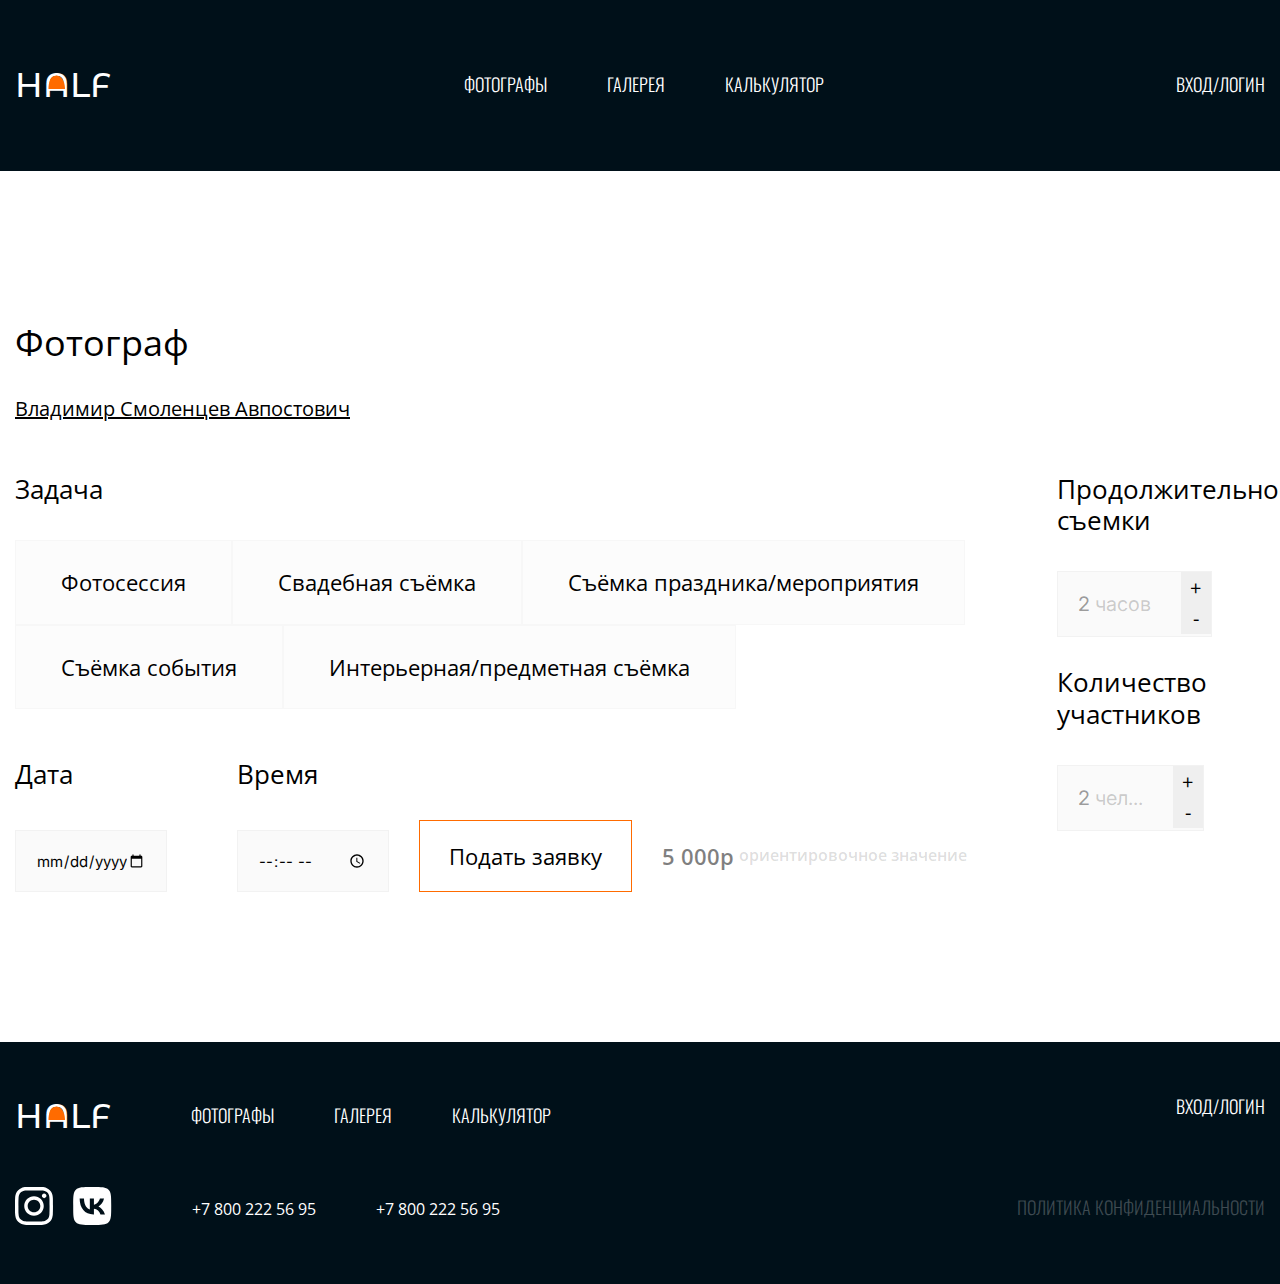
<file: calc.html>
<!DOCTYPE html>
<html lang="en">

<head>
    <meta charset="UTF-8">
    <meta name="viewport" content="width=device-width, initial-scale=1.0">
    <title>HALF</title>
    <link rel="preconnect" href="https://fonts.googleapis.com">
    <link rel="preconnect" href="https://fonts.gstatic.com" crossorigin>
    <link
        href="https://fonts.googleapis.com/css2?family=Inter&family=Montserrat+Alternates:wght@500&family=Open+Sans:wght@400;600;700&family=Oswald:wght@300;400&display=swap"
        rel="stylesheet">
    <link rel="stylesheet" href="https://cdn.jsdelivr.net/npm/swiper@11/swiper-bundle.min.css" />
    <link rel="stylesheet" href="./src/styles/style.css">
    <link rel="stylesheet" href="./src/styles/calc.css">
</head>

<body id="body" class="body">
    <header class="header">
        <div class="wrapper">
            <div class="header-content">
                <div class="logo">
                    <a href="./index.html">HALF</a>
                </div>
                <div class="nav-bar">
                    <nav class="nav">
                        <ol class="nav-bar-list">
                            <li class="nav-bar-item">
                                <a target="_blank" href="./photographers.html">
                                    Фотографы
                                </a>
                            </li>
                            <li class="nav-bar-item">
                                <a target="_blank" href="./gallery.html">
                                    Галерея
                                </a>
                            </li>
                            <li class="nav-bar-item">
                                <a target="_blank" href="#">
                                    Калькулятор
                                </a>
                            </li>
                        </ol>
                    </nav>
                </div>
                <div class="login">
                    <div class="sign-in-btn">
                        <button class="singIn">Вход/логин</button>
                    </div>
                    <div class="sing-modal" id="singModal">
                        <div class="sing-modal-content">
                            <div class="tab-content active">
                                <div class="sing-Modal-title">
                                    Авторизация
                                </div>
                                <div class="sing-modal-form">
                                    <div class="sing-modal-login">
                                        <div class="sing-modal-login-title">
                                            Телефон или почта
                                        </div>
                                        <input type="email" placeholder="example@mail.com">
                                    </div>
                                    <div class="sing-modal-password">
                                        <div class="sing-modal-password-title">
                                            Пароль
                                        </div>
                                        <input type="password" placeholder="pass123">
                                    </div>
                                </div>
                                <div class="submit-button">
                                    <button id="login-submit">Войти</button>
                                </div>
                                <div class="sign-title">
                                    <button class="tabBtn">Регистрация</button>
                                </div>
                            </div>
                            <div class="tab-content">
                                <div class="sing-Modal-title reg-modal-title">
                                    Регистрация фотографа
                                </div>
                                <div class="reg-client">
                                    <button class="tabBtn">Регистрация клиента</button>
                                </div>
                                <div class="reg-modal-form">
                                    <form class="regForm" name="regFormPhotograph" action="#" method="POST">
                                        <div class="reg-form-email reg-input">
                                            <label for="email">Почта</label>
                                            <input type="email" name="regMail" placeholder="example@mail.com" required>
                                        </div>
                                        <div class="reg-form-NAME reg-input">
                                            <label for="name">Имя</label>
                                            <input type="name" name="regName" placeholder="Иван" required>
                                        </div>
                                        <div class="reg-form-password reg-input">
                                            <label for="password">Пароль</label>
                                            <input type="password" name="regPass" placeholder="pass123" required>
                                        </div>
                                        <div class="reg-form-surname reg-input">
                                            <label for="surname">Фамилия</label>
                                            <input type="name" name="regSurname" placeholder="Иванов" required>
                                        </div>
                                        <div class="reg-form-repeatPassword reg-input">
                                            <label for="password">Повторите пароль</label>
                                            <input type="password" name="regPass" placeholder="pass" required>
                                        </div>
                                        <div class="reg-form-last-name reg-input">
                                            <label for="lastName">Отчество</label>
                                            <input type="name" name="regLastName" placeholder="Иванов" required>
                                        </div>
                                        <div class="reg-form-last-name reg-input">
                                            <label for="tel">Телефон</label>
                                            <input type="tel" name="regTel" placeholder="+7 900 9000 90 90" required>
                                        </div>
                                        <div class="submit-btn reg-input">
                                            <input type="submit" value="Завершить" name="subBtn">
                                        </div>
                                    </form>
                                </div>
                                <div class="submit-button">
                                    <button id="login-submit">Войти</button>
                                </div>
                                <div class="sign-title">
                                    <button class="tabBtn">Авторизация</button>
                                </div>
                            </div>
                            <div class="tab-content">
                                <div class="sing-Modal-title reg-modal-title">
                                    Регистрация клиента
                                </div>
                                <div class="reg-client">
                                    <button class="tabBtn">Регистрация фотографа</button>
                                </div>
                                <div class="reg-modal-form">
                                    <form class="regForm" name="regFormClient" action="#" method="POST">
                                        <div class="reg-form-email reg-input">
                                            <label for="email">Почта</label>
                                            <input type="email" name="regMail" placeholder="example@mail.com" required>
                                        </div>
                                        <div class="reg-form-NAME reg-input">
                                            <label for="name">Имя</label>
                                            <input type="name" name="regName" placeholder="Иван" required>
                                        </div>
                                        <div class="reg-form-password reg-input">
                                            <label for="password">Пароль</label>
                                            <input type="password" name="regPass" placeholder="pass123" required>
                                        </div>
                                        <div class="reg-form-surname reg-input">
                                            <label for="surname">Фамилия</label>
                                            <input type="name" name="regSurname" placeholder="Иванов" required>
                                        </div>
                                        <div class="reg-form-repeatPassword reg-input">
                                            <label for="password">Повторите пароль</label>
                                            <input type="password" name="regPass" placeholder="pass" required>
                                        </div>
                                        <div class="reg-form-last-name reg-input">
                                            <label for="lastName">Отчество</label>
                                            <input type="name" name="regLastName" placeholder="Иванов" required>
                                        </div>
                                        <div class="reg-form-last-name reg-input">
                                            <label for="tel">Телефон</label>
                                            <input type="tel" name="regTel" placeholder="+7 900 9000 90 90" required>
                                        </div>
                                        <div class="submit-btn reg-input">
                                            <input type="submit" value="Завершить" name="subBtn">
                                        </div>
                                    </form>
                                </div>
                                <div class="submit-button">
                                    <button id="login-submit">Войти</button>
                                </div>
                                <div class="sign-title">
                                    <button class="tabBtn">Авторизация</button>
                                </div>
                            </div>
                            <div class="close-sign-btn">
                                <button id="closeSingIn">
                                    <svg xmlns="http://www.w3.org/2000/svg" width="17" height="17" viewBox="0 0 17 17"
                                        fill="none">
                                        <path
                                            d="M2.13161 0.717514L16.9808 15.5668L15.5666 16.981L0.717393 2.13173L2.13161 0.717514Z"
                                            fill="black" />
                                        <path
                                            d="M0.717393 15.5668L15.5666 0.717514L16.9808 2.13173L2.13161 16.981L0.717393 15.5668Z"
                                            fill="black" />
                                    </svg>
                                </button>
                            </div>
                        </div>
                    </div>
                </div>
            </div>
        </div>
    </header>
    <section class="calc">
        <div class="wrapper">
            <div class="calc-content">
                <div class="calc-title">
                    Фотограф
                </div>
                <div class="calc-name">
                    <a href="#">Владимир Смоленцев Авпостович</a>
                </div>
                <div class="calc-main">
                    <div class="calc-tasks">
                        <div class="calc-tasks-title">
                            Задача
                        </div>
                        <div class="calc-tasks-buttons">
                            <div class="calc-task-button">
                                <button class="calcs-btns">Фотосессия</button>
                            </div>
                            <div class="calc-task-button">
                                <button class="calcs-btns">Свадебная съёмка</button>
                            </div>
                            <div class="calc-task-button">
                                <button class="calcs-btns">Съёмка праздника/мероприятия</button>
                            </div>
                            <div class="calc-task-button">
                                <button class="calcs-btns">Съёмка события</button>
                            </div>
                            <div class="calc-task-button">
                                <button class="calcs-btns">Интерьерная/предметная съёмка</button>
                            </div>
                        </div>
                        <div class="calc-button-submit">
                            <div class="date-calc">
                                <div class="date">
                                    <div class="date-title">
                                        Дата
                                    </div>
                                    <div class="date-input">
                                        <input type="date">
                                    </div>
                                </div>
                                <div class="time">
                                    <div class="time-title">
                                        Время
                                    </div>
                                    <div class="time-input">
                                        <input type="time">
                                    </div>
                                </div>
                            </div>
                            <div class="issue-price">
                                <button id="issue-price">Подать заявку</button>
                                <div class="price">
                                    <div class="price-self">
                                        5 000р
                                    </div>
                                    <div class="price-text">
                                        ориентировочное значение
                                    </div>
                                </div>
                            </div>
                        </div>

                    </div>
                    <div class="calc-aside">
                        <div class="calc-aside-duration">
                            <div class="calc-aside-duration-title">
                                Продолжительность съемки
                            </div>
                            <div class="calc-hours">
                                <div class="calc-duration-text">
                                    <div class="calc-duration-self calc-self">2</div>
                                    <div class="calc-duration-hours-txt calc-self-txt">
                                        часов
                                    </div>
                                </div>
                                <div class="calc-duration-button">
                                    <div class="calc-duration-button-plus-duration calc-button-plus">
                                        <button class="duration-btn">+</button>
                                    </div>
                                    <div class="calc-duration-button-minus-duration calc-button-minus">
                                        <button class="duration-btn">-</button>
                                    </div>
                                </div>
                            </div>
                        </div>
                        <div class="calc-aside-counter">
                            <div class="calc-aside-duration-title">
                                Количество участников
                            </div>
                            <div class="calc-counter">
                                <div class="calc-duration-text">
                                    <div class="calc-counter-self calc-self">2</div>
                                    <div class="calc-duration-hours-txt calc-self-txt">
                                        чел...
                                    </div>
                                </div>
                                <div class="calc-duration-button">
                                    <div class="calc-duration-button-plus calc-button-plus">
                                        <button class="counter-btn">+</button>
                                    </div>
                                    <div class="calc-duration-button-minus calc-button-minus">
                                        <button class="counter-btn">-</button>
                                    </div>
                                </div>
                            </div>
                        </div>
                    </div>
                </div>
            </div>
        </div>
    </section>
    <footer class="footer">
        <div class="wrapper">
            <div class="footer-content">
                <div class="footer-top">
                    <div class="footer-right">
                        <div class="logo">
                            <a href="#">HALF</a>
                        </div>
                        <div class="nav-bar">
                            <nav class="nav">
                                <ol class="nav-bar-list">
                                    <li class="nav-bar-item">
                                        <a href="#">
                                            Фотографы
                                        </a>
                                    </li>
                                    <li class="nav-bar-item">
                                        <a href="#">
                                            Галерея
                                        </a>
                                    </li>
                                    <li class="nav-bar-item">
                                        <a href="#">
                                            Калькулятор
                                        </a>
                                    </li>
                                </ol>
                            </nav>
                        </div>
                    </div>
                    <div class="login">
                        <div class="sign-in-btn">
                            <button class="singIn">Вход/логин</button>
                        </div>
                    </div>
                </div>
                <div class="footer-bottom">
                    <div class="footer-contacts">
                        <div class="footer-social">
                            <div class="footer-insta">
                                <a href="#">
                                    <svg xmlns="http://www.w3.org/2000/svg" width="38" height="38" viewBox="0 0 38 38"
                                        fill="none">
                                        <path
                                            d="M19 3.42148C24.0766 3.42148 24.6777 3.44375 26.6742 3.53281C28.5297 3.61445 29.5316 3.92617 30.1996 4.18594C31.0828 4.52734 31.7211 4.94297 32.3816 5.60351C33.0496 6.27148 33.4578 6.90234 33.7992 7.78555C34.059 8.45351 34.3707 9.46289 34.4523 11.3109C34.5414 13.3148 34.5637 13.916 34.5637 18.9852C34.5637 24.0617 34.5414 24.6629 34.4523 26.6594C34.3707 28.5148 34.059 29.5168 33.7992 30.1848C33.4578 31.068 33.0422 31.7062 32.3816 32.3668C31.7137 33.0348 31.0828 33.443 30.1996 33.7844C29.5316 34.0441 28.5223 34.3559 26.6742 34.4375C24.6703 34.5266 24.0691 34.5488 19 34.5488C13.9234 34.5488 13.3223 34.5266 11.3258 34.4375C9.47031 34.3559 8.46836 34.0441 7.80039 33.7844C6.91719 33.443 6.2789 33.0273 5.61836 32.3668C4.95039 31.6988 4.54219 31.068 4.20078 30.1848C3.94101 29.5168 3.6293 28.5074 3.54766 26.6594C3.45859 24.6555 3.43633 24.0543 3.43633 18.9852C3.43633 13.9086 3.45859 13.3074 3.54766 11.3109C3.6293 9.45547 3.94101 8.45351 4.20078 7.78555C4.54219 6.90234 4.95781 6.26406 5.61836 5.60351C6.28633 4.93555 6.91719 4.52734 7.80039 4.18594C8.46836 3.92617 9.47773 3.61445 11.3258 3.53281C13.3223 3.44375 13.9234 3.42148 19 3.42148ZM19 0C13.8418 0 13.1961 0.0222656 11.1699 0.111328C9.15117 0.200391 7.76328 0.526953 6.56094 0.994531C5.30664 1.48437 4.24531 2.13008 3.19141 3.19141C2.13008 4.24531 1.48437 5.30664 0.994531 6.55351C0.526953 7.76328 0.200391 9.14375 0.111328 11.1625C0.0222656 13.1961 0 13.8418 0 19C0 24.1582 0.0222656 24.8039 0.111328 26.8301C0.200391 28.8488 0.526953 30.2367 0.994531 31.4391C1.48437 32.6934 2.13008 33.7547 3.19141 34.8086C4.24531 35.8625 5.30664 36.5156 6.55351 36.998C7.76328 37.4656 9.14375 37.7922 11.1625 37.8812C13.1887 37.9703 13.8344 37.9926 18.9926 37.9926C24.1508 37.9926 24.7965 37.9703 26.8226 37.8812C28.8414 37.7922 30.2293 37.4656 31.4316 36.998C32.6785 36.5156 33.7398 35.8625 34.7937 34.8086C35.8476 33.7547 36.5008 32.6934 36.9832 31.4465C37.4508 30.2367 37.7773 28.8562 37.8664 26.8375C37.9555 24.8113 37.9777 24.1656 37.9777 19.0074C37.9777 13.8492 37.9555 13.2035 37.8664 11.1773C37.7773 9.15859 37.4508 7.7707 36.9832 6.56836C36.5156 5.30664 35.8699 4.24531 34.8086 3.19141C33.7547 2.1375 32.6934 1.48437 31.4465 1.00195C30.2367 0.534375 28.8562 0.207812 26.8375 0.11875C24.8039 0.0222656 24.1582 0 19 0Z"
                                            fill="white" />
                                        <path
                                            d="M19 9.24023C13.6117 9.24023 9.24023 13.6117 9.24023 19C9.24023 24.3883 13.6117 28.7598 19 28.7598C24.3883 28.7598 28.7598 24.3883 28.7598 19C28.7598 13.6117 24.3883 9.24023 19 9.24023ZM19 25.3309C15.5043 25.3309 12.6691 22.4957 12.6691 19C12.6691 15.5043 15.5043 12.6691 19 12.6691C22.4957 12.6691 25.3309 15.5043 25.3309 19C25.3309 22.4957 22.4957 25.3309 19 25.3309Z"
                                            fill="white" />
                                        <path
                                            d="M31.4242 8.8542C31.4242 10.1159 30.4 11.1327 29.1457 11.1327C27.884 11.1327 26.8672 10.1085 26.8672 8.8542C26.8672 7.59248 27.8914 6.57568 29.1457 6.57568C30.4 6.57568 31.4242 7.5999 31.4242 8.8542Z"
                                            fill="white" />
                                    </svg>
                                </a>
                            </div>
                            <div class="footer-vk">
                                <a href="#">
                                    <svg xmlns="http://www.w3.org/2000/svg" width="39" height="38" viewBox="0 0 39 38"
                                        fill="none">
                                        <path fill-rule="evenodd" clip-rule="evenodd"
                                            d="M2.88115 2.67119C0.209961 5.34237 0.209961 9.64155 0.209961 18.24V19.76C0.209961 28.3584 0.209961 32.6576 2.88115 35.3288C5.55233 38 9.85151 38 18.45 38H19.97C28.5684 38 32.8676 38 35.5388 35.3288C38.21 32.6576 38.21 28.3584 38.21 19.76V18.24C38.21 9.64155 38.21 5.34237 35.5388 2.67119C32.8676 0 28.5684 0 19.97 0H18.45C9.85151 0 5.55233 0 2.88115 2.67119ZM6.62256 11.5584C6.82839 21.4384 11.7684 27.3759 20.4292 27.3759H20.9201V21.7234C24.1026 22.0401 26.5091 24.3676 27.475 27.3759H31.9717C30.7367 22.8792 27.4907 20.3934 25.4641 19.4434C27.4907 18.2717 30.3407 15.4217 31.0215 11.5584H26.9365C26.0498 14.6934 23.4218 17.5434 20.9201 17.8126V11.5584H16.835V22.5151C14.3016 21.8817 11.1034 18.8101 10.9609 11.5584H6.62256Z"
                                            fill="white" />
                                    </svg>
                                </a>
                            </div>
                        </div>
                        <div class="footer-tel">
                            <div class="tel">
                                <a href="+7 800 222 56 95">+7 800 222 56 95</a>
                            </div>
                            <div class="tel">
                                <a href="+7 800 222 56 95">+7 800 222 56 95</a>
                            </div>
                        </div>
                    </div>
                    <div class="footer-copyrights">
                        <a href="#">Политика конфиденциальности</a>
                    </div>
                </div>
            </div>
        </div>
    </footer>
    <script src="https://cdn.jsdelivr.net/npm/swiper@11/swiper-bundle.min.js"></script>
    <script src="./src/scripts/swipers.js"></script>
    <script src="./src/scripts/login.js"></script>
    <script src="./src/scripts/calc.js"></script>
</body>
</html>
</file>
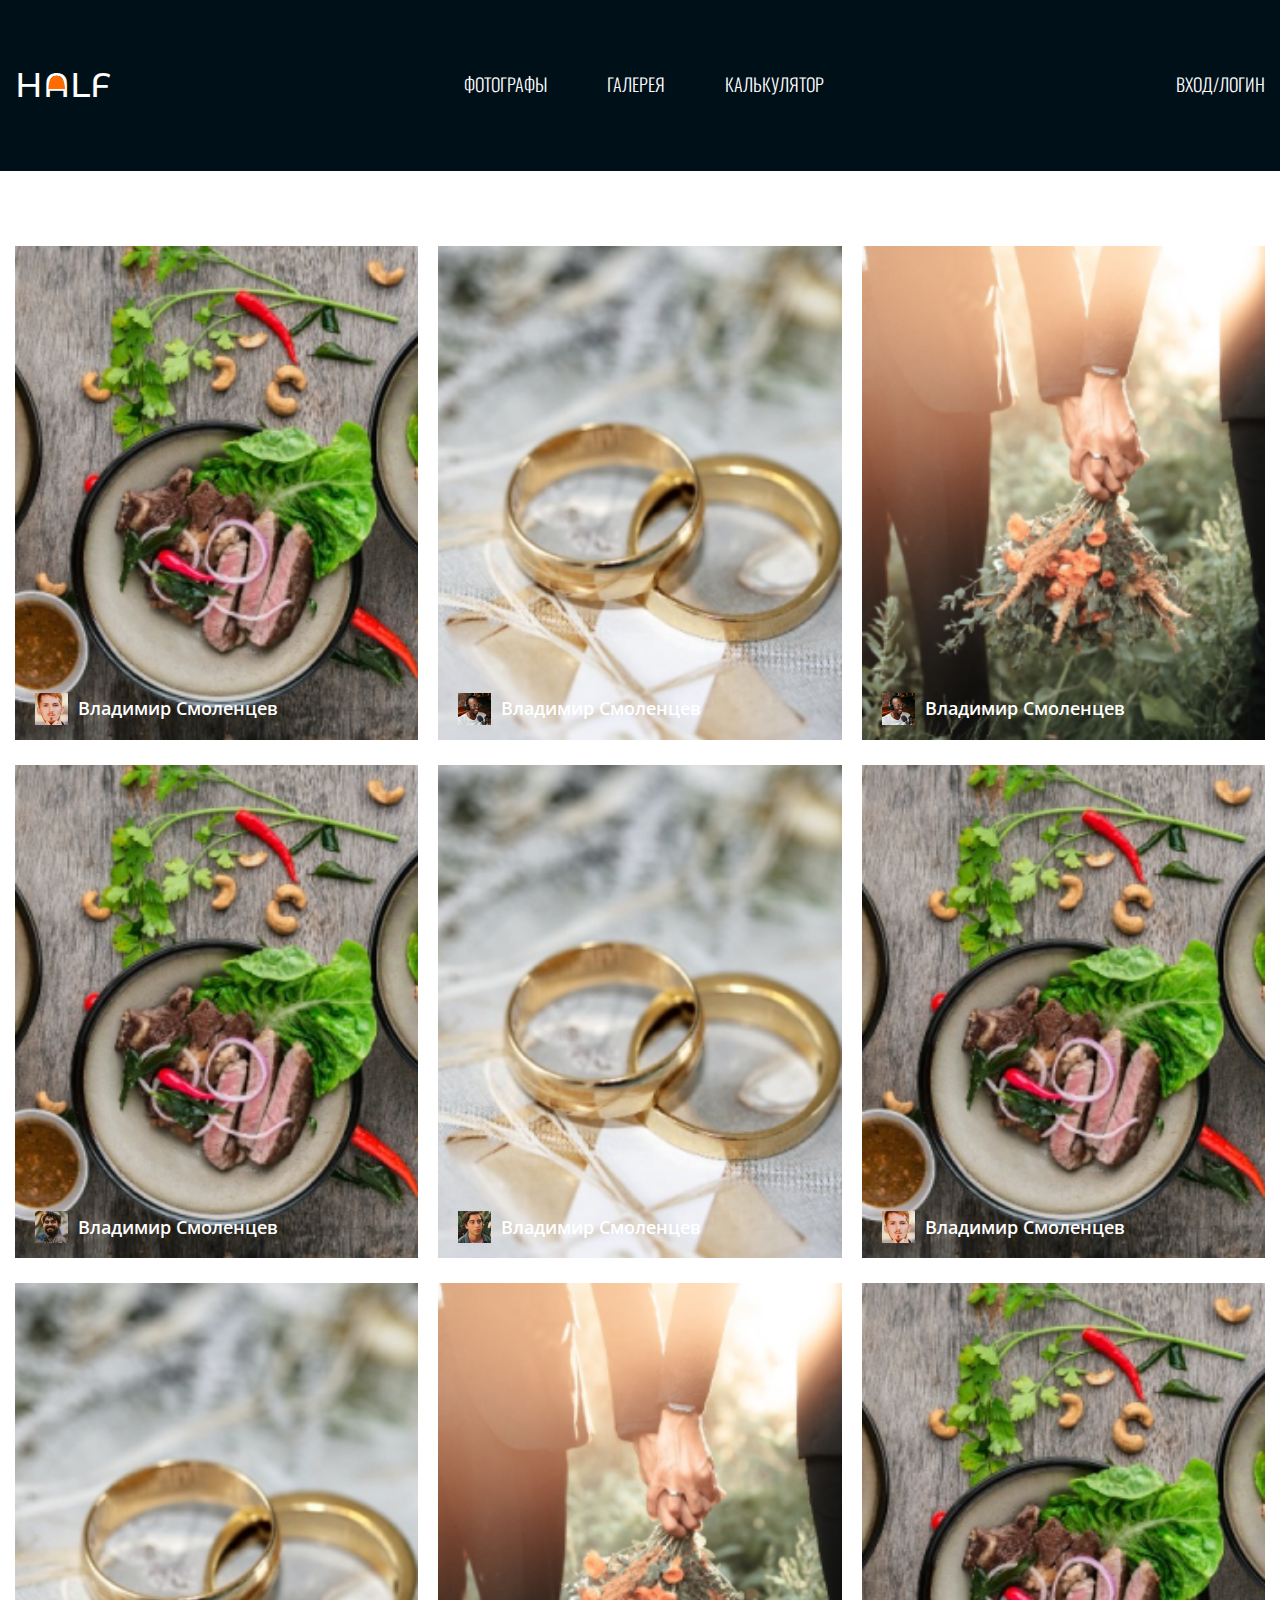
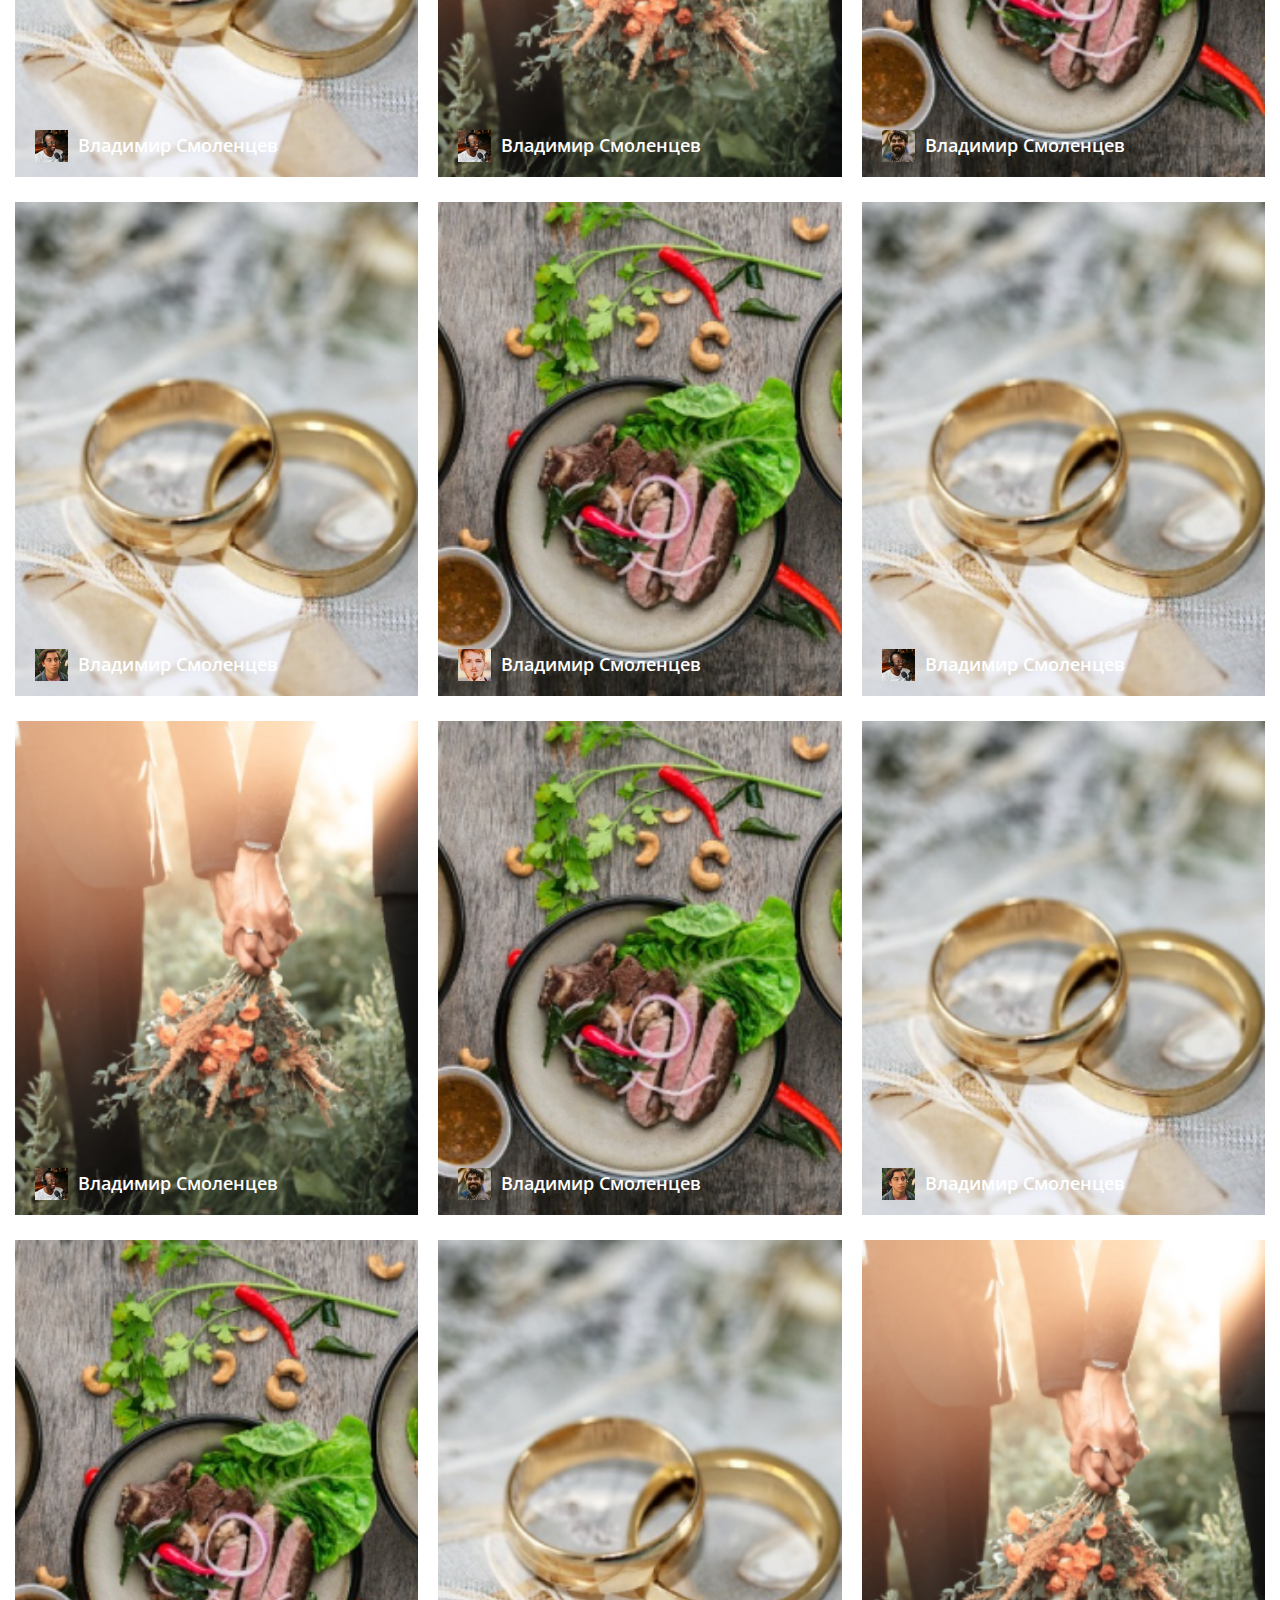
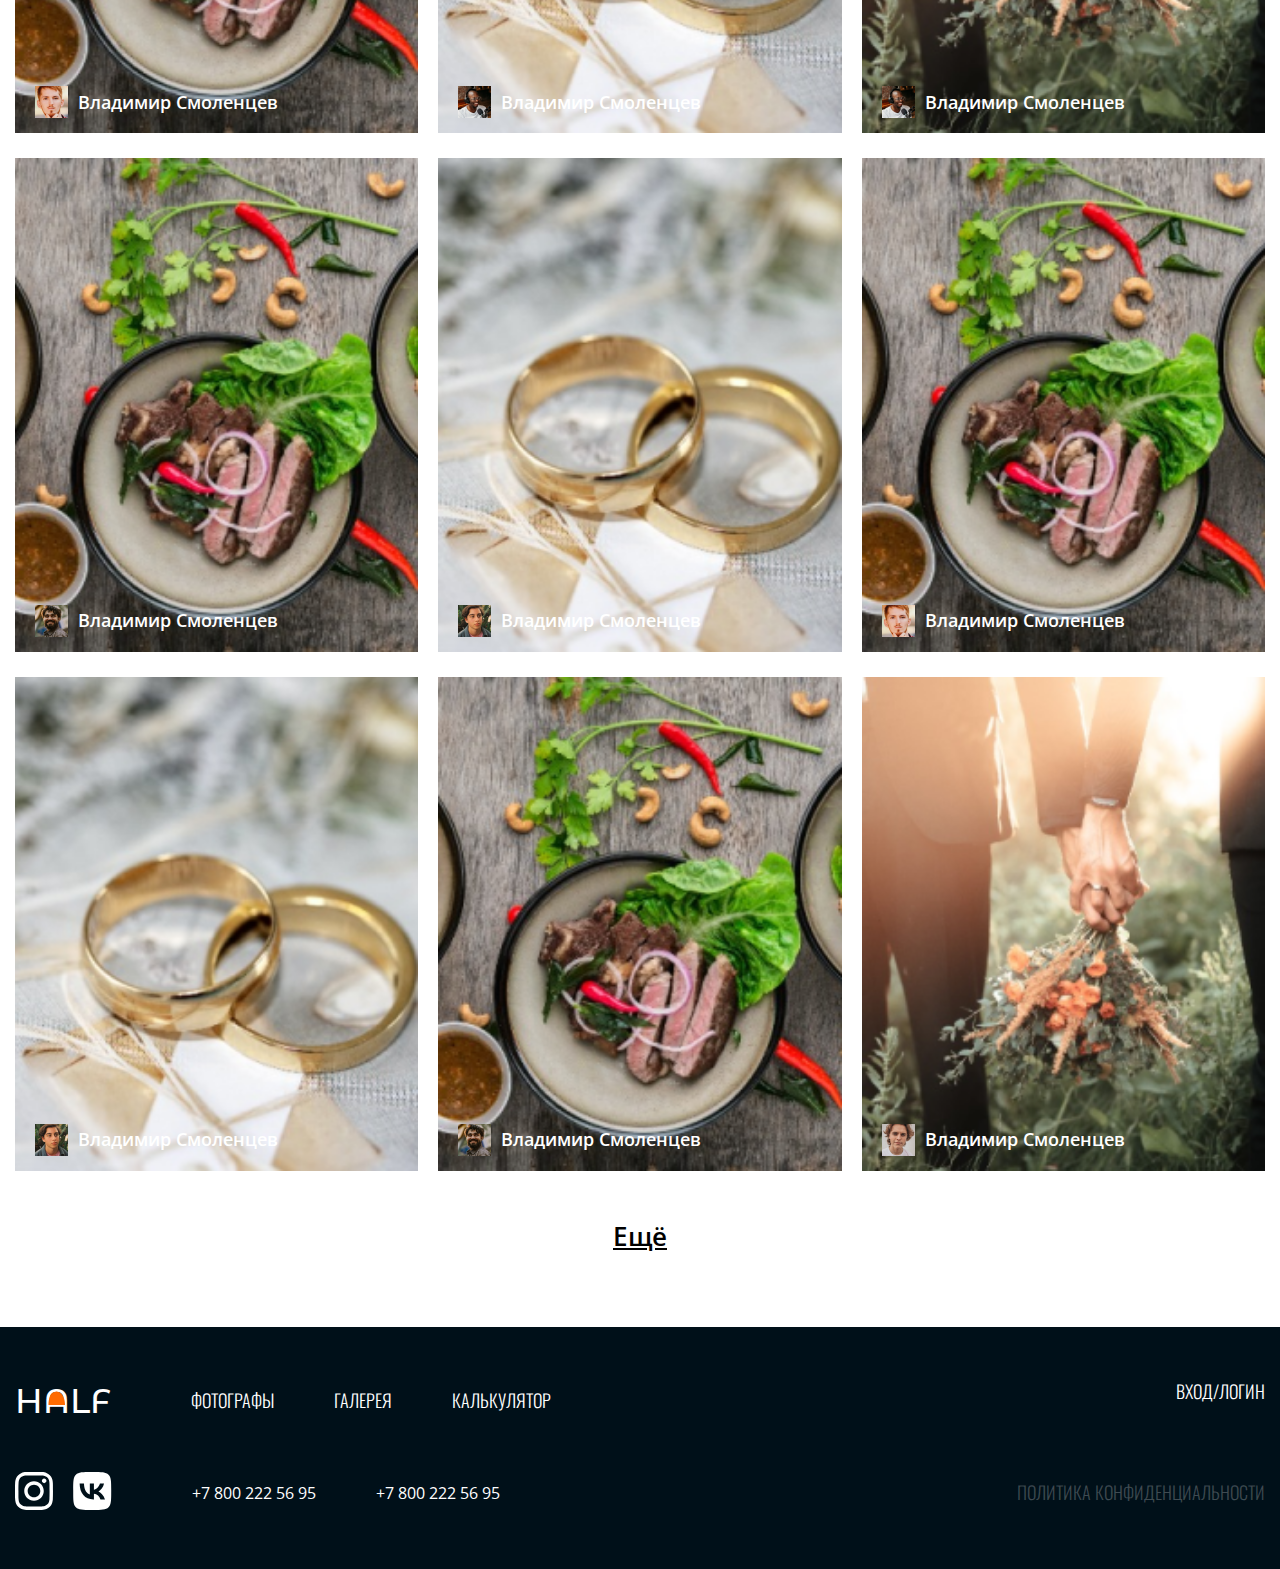
<file: gallery.html>
<!DOCTYPE html>
<html lang="en">

<head>
    <meta charset="UTF-8">
    <meta name="viewport" content="width=device-width, initial-scale=1.0">
    <title>HALF</title>
    <link rel="preconnect" href="https://fonts.googleapis.com">
    <link rel="preconnect" href="https://fonts.gstatic.com" crossorigin>
    <link
        href="https://fonts.googleapis.com/css2?family=Inter&family=Montserrat+Alternates:wght@500&family=Open+Sans:wght@400;600;700&family=Oswald:wght@300;400&display=swap"
        rel="stylesheet">
    <link rel="stylesheet" href="https://cdn.jsdelivr.net/npm/swiper@11/swiper-bundle.min.css" />
    <link rel="stylesheet" href="./src/styles/style.css">
    <link rel="stylesheet" href="./src/styles/gallery.css">
</head>

<body id="body" class="body">
    <header class="header">
        <div class="wrapper">
            <div class="header-content">
                <div class="logo">
                    <a href="./index.html">HALF</a>
                </div>
                <div class="nav-bar">
                    <nav class="nav">
                        <ol class="nav-bar-list">
                            <li class="nav-bar-item">
                                <a target="_blank" href="./photographers.html">
                                    Фотографы
                                </a>
                            </li>
                            <li class="nav-bar-item">
                                <a target="_blank" href="./gallery.html">
                                    Галерея
                                </a>
                            </li>
                            <li class="nav-bar-item">
                                <a target="_blank" href="./calc.html">
                                    Калькулятор
                                </a>
                            </li>
                        </ol>
                    </nav>
                </div>
                <div class="login">
                    <div class="sign-in-btn">
                        <button class="singIn">Вход/логин</button>
                    </div>
                    <div class="sing-modal" id="singModal">
                        <div class="sing-modal-content">
                            <div class="tab-content active">
                                <div class="sing-Modal-title">
                                    Авторизация
                                </div>
                                <div class="sing-modal-form">
                                    <div class="sing-modal-login">
                                        <div class="sing-modal-login-title">
                                            Телефон или почта
                                        </div>
                                        <input type="email" placeholder="example@mail.com">
                                    </div>
                                    <div class="sing-modal-password">
                                        <div class="sing-modal-password-title">
                                            Пароль
                                        </div>
                                        <input type="password" placeholder="pass123">
                                    </div>
                                </div>
                                <div class="submit-button">
                                    <button id="login-submit">Войти</button>
                                </div>
                                <div class="sign-title">
                                    <button class="tabBtn">Регистрация</button>
                                </div>
                            </div>
                            <div class="tab-content">
                                <div class="sing-Modal-title reg-modal-title">
                                    Регистрация фотографа
                                </div>
                                <div class="reg-client">
                                    <button class="tabBtn">Регистрация клиента</button>
                                </div>
                                <div class="reg-modal-form">
                                    <form class="regForm" name="regFormPhotograph" action="#" method="POST">
                                        <div class="reg-form-email reg-input">
                                            <label for="email">Почта</label>
                                            <input type="email" name="regMail" placeholder="example@mail.com" required>
                                        </div>
                                        <div class="reg-form-NAME reg-input">
                                            <label for="name">Имя</label>
                                            <input type="name" name="regName" placeholder="Иван" required>
                                        </div>
                                        <div class="reg-form-password reg-input">
                                            <label for="password">Пароль</label>
                                            <input type="password" name="regPass" placeholder="pass123" required>
                                        </div>
                                        <div class="reg-form-surname reg-input">
                                            <label for="surname">Фамилия</label>
                                            <input type="name" name="regSurname" placeholder="Иванов" required>
                                        </div>
                                        <div class="reg-form-repeatPassword reg-input">
                                            <label for="password">Повторите пароль</label>
                                            <input type="password" name="regPass" placeholder="pass" required>
                                        </div>
                                        <div class="reg-form-last-name reg-input">
                                            <label for="lastName">Отчество</label>
                                            <input type="name" name="regLastName" placeholder="Иванов" required>
                                        </div>
                                        <div class="reg-form-last-name reg-input">
                                            <label for="tel">Телефон</label>
                                            <input type="tel" name="regTel" placeholder="+7 900 9000 90 90" required>
                                        </div>
                                        <div class="submit-btn reg-input">
                                            <input type="submit" value="Завершить" name="subBtn">
                                        </div>
                                    </form>
                                </div>
                                <div class="submit-button">
                                    <button id="login-submit">Войти</button>
                                </div>
                                <div class="sign-title">
                                    <button class="tabBtn">Авторизация</button>
                                </div>
                            </div>
                            <div class="tab-content">
                                <div class="sing-Modal-title reg-modal-title">
                                    Регистрация клиента
                                </div>
                                <div class="reg-client">
                                    <button class="tabBtn">Регистрация фотографа</button>
                                </div>
                                <div class="reg-modal-form">
                                    <form class="regForm" name="regFormClient" action="#" method="POST">
                                        <div class="reg-form-email reg-input">
                                            <label for="email">Почта</label>
                                            <input type="email" name="regMail" placeholder="example@mail.com" required>
                                        </div>
                                        <div class="reg-form-NAME reg-input">
                                            <label for="name">Имя</label>
                                            <input type="name" name="regName" placeholder="Иван" required>
                                        </div>
                                        <div class="reg-form-password reg-input">
                                            <label for="password">Пароль</label>
                                            <input type="password" name="regPass" placeholder="pass123" required>
                                        </div>
                                        <div class="reg-form-surname reg-input">
                                            <label for="surname">Фамилия</label>
                                            <input type="name" name="regSurname" placeholder="Иванов" required>
                                        </div>
                                        <div class="reg-form-repeatPassword reg-input">
                                            <label for="password">Повторите пароль</label>
                                            <input type="password" name="regPass" placeholder="pass" required>
                                        </div>
                                        <div class="reg-form-last-name reg-input">
                                            <label for="lastName">Отчество</label>
                                            <input type="name" name="regLastName" placeholder="Иванов" required>
                                        </div>
                                        <div class="reg-form-last-name reg-input">
                                            <label for="tel">Телефон</label>
                                            <input type="tel" name="regTel" placeholder="+7 900 9000 90 90" required>
                                        </div>
                                        <div class="submit-btn reg-input">
                                            <input type="submit" value="Завершить" name="subBtn">
                                        </div>
                                    </form>
                                </div>
                                <div class="submit-button">
                                    <button id="login-submit">Войти</button>
                                </div>
                                <div class="sign-title">
                                    <button class="tabBtn">Авторизация</button>
                                </div>
                            </div>
                            <div class="close-sign-btn">
                                <button id="closeSingIn">
                                    <svg xmlns="http://www.w3.org/2000/svg" width="17" height="17" viewBox="0 0 17 17"
                                        fill="none">
                                        <path
                                            d="M2.13161 0.717514L16.9808 15.5668L15.5666 16.981L0.717393 2.13173L2.13161 0.717514Z"
                                            fill="black" />
                                        <path
                                            d="M0.717393 15.5668L15.5666 0.717514L16.9808 2.13173L2.13161 16.981L0.717393 15.5668Z"
                                            fill="black" />
                                    </svg>
                                </button>
                            </div>
                        </div>
                    </div>
                </div>
            </div>
        </div>
    </header>
    <section class="gallery">
        <div class="wrapper">
            <div class="gallery-content">
                <div class="gallery-list">
                    <div class="gallery-item">
                        <div class="gallery-item-img">
                            <img src="./src/images/photographers/photos/photo1.png" alt="">
                        </div>
                        <div class="gallery-item-author">
                            <div class="gallery-item-author-avatar">
                                <img src="./src/images/photographers/avatars/avatar1.png" alt="">
                            </div>
                            <div class="gallery-item-author-name">
                                Владимир Смоленцев
                            </div>
                        </div>
                    </div>
                    <div class="gallery-item">
                        <div class="gallery-item-img">
                            <img src="./src/images/photographers/photos/photo2.png" alt="">
                        </div>
                        <div class="gallery-item-author">
                            <div class="gallery-item-author-avatar">
                                <img src="./src/images/photographers/avatars/avatar3.png" alt="">
                            </div>
                            <div class="gallery-item-author-name">
                                Владимир Смоленцев
                            </div>
                        </div>
                    </div>
                    <div class="gallery-item">
                        <div class="gallery-item-img">
                            <img src="./src/images/photographers/photos/photo3.png" alt="">
                        </div>
                        <div class="gallery-item-author">
                            <div class="gallery-item-author-avatar">
                                <img src="./src/images/photographers/avatars/avatar3.png" alt="">
                            </div>
                            <div class="gallery-item-author-name">
                                Владимир Смоленцев
                            </div>
                        </div>
                    </div>
                    <div class="gallery-item">
                        <div class="gallery-item-img">
                            <img src="./src/images/photographers/photos/photo1.png" alt="">
                        </div>
                        <div class="gallery-item-author">
                            <div class="gallery-item-author-avatar">
                                <img src="./src/images/photographers/avatars/avatar4.png" alt="">
                            </div>
                            <div class="gallery-item-author-name">
                                Владимир Смоленцев
                            </div>
                        </div>
                    </div>
                    <div class="gallery-item">
                        <div class="gallery-item-img">
                            <img src="./src/images/photographers/photos/photo2.png" alt="">
                        </div>
                        <div class="gallery-item-author">
                            <div class="gallery-item-author-avatar">
                                <img src="./src/images/photographers/avatars/avatar5.png" alt="">
                            </div>
                            <div class="gallery-item-author-name">
                                Владимир Смоленцев
                            </div>
                        </div>
                    </div>
                    <div class="gallery-item">
                        <div class="gallery-item-img">
                            <img src="./src/images/photographers/photos/photo1.png" alt="">
                        </div>
                        <div class="gallery-item-author">
                            <div class="gallery-item-author-avatar">
                                <img src="./src/images/photographers/avatars/avatar1.png" alt="">
                            </div>
                            <div class="gallery-item-author-name">
                                Владимир Смоленцев
                            </div>
                        </div>
                    </div>
                    <div class="gallery-item">
                        <div class="gallery-item-img">
                            <img src="./src/images/photographers/photos/photo2.png" alt="">
                        </div>
                        <div class="gallery-item-author">
                            <div class="gallery-item-author-avatar">
                                <img src="./src/images/photographers/avatars/avatar3.png" alt="">
                            </div>
                            <div class="gallery-item-author-name">
                                Владимир Смоленцев
                            </div>
                        </div>
                    </div>
                    <div class="gallery-item">
                        <div class="gallery-item-img">
                            <img src="./src/images/photographers/photos/photo3.png" alt="">
                        </div>
                        <div class="gallery-item-author">
                            <div class="gallery-item-author-avatar">
                                <img src="./src/images/photographers/avatars/avatar3.png" alt="">
                            </div>
                            <div class="gallery-item-author-name">
                                Владимир Смоленцев
                            </div>
                        </div>
                    </div>
                    <div class="gallery-item">
                        <div class="gallery-item-img">
                            <img src="./src/images/photographers/photos/photo1.png" alt="">
                        </div>
                        <div class="gallery-item-author">
                            <div class="gallery-item-author-avatar">
                                <img src="./src/images/photographers/avatars/avatar4.png" alt="">
                            </div>
                            <div class="gallery-item-author-name">
                                Владимир Смоленцев
                            </div>
                        </div>
                    </div>
                    <div class="gallery-item">
                        <div class="gallery-item-img">
                            <img src="./src/images/photographers/photos/photo2.png" alt="">
                        </div>
                        <div class="gallery-item-author">
                            <div class="gallery-item-author-avatar">
                                <img src="./src/images/photographers/avatars/avatar5.png" alt="">
                            </div>
                            <div class="gallery-item-author-name">
                                Владимир Смоленцев
                            </div>
                        </div>
                    </div>
                    <div class="gallery-item">
                        <div class="gallery-item-img">
                            <img src="./src/images/photographers/photos/photo1.png" alt="">
                        </div>
                        <div class="gallery-item-author">
                            <div class="gallery-item-author-avatar">
                                <img src="./src/images/photographers/avatars/avatar1.png" alt="">
                            </div>
                            <div class="gallery-item-author-name">
                                Владимир Смоленцев
                            </div>
                        </div>
                    </div>
                    <div class="gallery-item">
                        <div class="gallery-item-img">
                            <img src="./src/images/photographers/photos/photo2.png" alt="">
                        </div>
                        <div class="gallery-item-author">
                            <div class="gallery-item-author-avatar">
                                <img src="./src/images/photographers/avatars/avatar3.png" alt="">
                            </div>
                            <div class="gallery-item-author-name">
                                Владимир Смоленцев
                            </div>
                        </div>
                    </div>
                    <div class="gallery-item">
                        <div class="gallery-item-img">
                            <img src="./src/images/photographers/photos/photo3.png" alt="">
                        </div>
                        <div class="gallery-item-author">
                            <div class="gallery-item-author-avatar">
                                <img src="./src/images/photographers/avatars/avatar3.png" alt="">
                            </div>
                            <div class="gallery-item-author-name">
                                Владимир Смоленцев
                            </div>
                        </div>
                    </div>
                    <div class="gallery-item">
                        <div class="gallery-item-img">
                            <img src="./src/images/photographers/photos/photo1.png" alt="">
                        </div>
                        <div class="gallery-item-author">
                            <div class="gallery-item-author-avatar">
                                <img src="./src/images/photographers/avatars/avatar4.png" alt="">
                            </div>
                            <div class="gallery-item-author-name">
                                Владимир Смоленцев
                            </div>
                        </div>
                    </div>
                    <div class="gallery-item">
                        <div class="gallery-item-img">
                            <img src="./src/images/photographers/photos/photo2.png" alt="">
                        </div>
                        <div class="gallery-item-author">
                            <div class="gallery-item-author-avatar">
                                <img src="./src/images/photographers/avatars/avatar5.png" alt="">
                            </div>
                            <div class="gallery-item-author-name">
                                Владимир Смоленцев
                            </div>
                        </div>
                    </div>
                    <div class="gallery-item">
                        <div class="gallery-item-img">
                            <img src="./src/images/photographers/photos/photo1.png" alt="">
                        </div>
                        <div class="gallery-item-author">
                            <div class="gallery-item-author-avatar">
                                <img src="./src/images/photographers/avatars/avatar1.png" alt="">
                            </div>
                            <div class="gallery-item-author-name">
                                Владимир Смоленцев
                            </div>
                        </div>
                    </div>
                    <div class="gallery-item">
                        <div class="gallery-item-img">
                            <img src="./src/images/photographers/photos/photo2.png" alt="">
                        </div>
                        <div class="gallery-item-author">
                            <div class="gallery-item-author-avatar">
                                <img src="./src/images/photographers/avatars/avatar3.png" alt="">
                            </div>
                            <div class="gallery-item-author-name">
                                Владимир Смоленцев
                            </div>
                        </div>
                    </div>
                    <div class="gallery-item">
                        <div class="gallery-item-img">
                            <img src="./src/images/photographers/photos/photo3.png" alt="">
                        </div>
                        <div class="gallery-item-author">
                            <div class="gallery-item-author-avatar">
                                <img src="./src/images/photographers/avatars/avatar3.png" alt="">
                            </div>
                            <div class="gallery-item-author-name">
                                Владимир Смоленцев
                            </div>
                        </div>
                    </div>
                    <div class="gallery-item">
                        <div class="gallery-item-img">
                            <img src="./src/images/photographers/photos/photo1.png" alt="">
                        </div>
                        <div class="gallery-item-author">
                            <div class="gallery-item-author-avatar">
                                <img src="./src/images/photographers/avatars/avatar4.png" alt="">
                            </div>
                            <div class="gallery-item-author-name">
                                Владимир Смоленцев
                            </div>
                        </div>
                    </div>
                    <div class="gallery-item">
                        <div class="gallery-item-img">
                            <img src="./src/images/photographers/photos/photo2.png" alt="">
                        </div>
                        <div class="gallery-item-author">
                            <div class="gallery-item-author-avatar">
                                <img src="./src/images/photographers/avatars/avatar5.png" alt="">
                            </div>
                            <div class="gallery-item-author-name">
                                Владимир Смоленцев
                            </div>
                        </div>
                    </div>
                    <div class="gallery-item">
                        <div class="gallery-item-img">
                            <img src="./src/images/photographers/photos/photo1.png" alt="">
                        </div>
                        <div class="gallery-item-author">
                            <div class="gallery-item-author-avatar">
                                <img src="./src/images/photographers/avatars/avatar1.png" alt="">
                            </div>
                            <div class="gallery-item-author-name">
                                Владимир Смоленцев
                            </div>
                        </div>
                    </div>
                    <div class="gallery-item">
                        <div class="gallery-item-img">
                            <img src="./src/images/photographers/photos/photo2.png" alt="">
                        </div>
                        <div class="gallery-item-author">
                            <div class="gallery-item-author-avatar">
                                <img src="./src/images/photographers/avatars/avatar5.png" alt="">
                            </div>
                            <div class="gallery-item-author-name">
                                Владимир Смоленцев
                            </div>
                        </div>
                    </div>
                    <div class="gallery-item">
                        <div class="gallery-item-img">
                            <img src="./src/images/photographers/photos/photo1.png" alt="">
                        </div>
                        <div class="gallery-item-author">
                            <div class="gallery-item-author-avatar">
                                <img src="./src/images/photographers/avatars/avatar4.png" alt="">
                            </div>
                            <div class="gallery-item-author-name">
                                Владимир Смоленцев
                            </div>
                        </div>
                    </div>
                    <div class="gallery-item">
                        <div class="gallery-item-img">
                            <img src="./src/images/photographers/photos/photo3.png" alt="">
                        </div>
                        <div class="gallery-item-author">
                            <div class="gallery-item-author-avatar">
                                <img src="./src/images/photographers/avatars/avatar2.png" alt="">
                            </div>
                            <div class="gallery-item-author-name">
                                Владимир Смоленцев
                            </div>
                        </div>
                    </div>

                </div>
                <div class="gallery-more">
                    <a href="#">Ещё</a>
                </div>
            </div>
        </div>
    </section>
    <footer class="footer">
        <div class="wrapper">
            <div class="footer-content">
                <div class="footer-top">
                    <div class="footer-right">
                        <div class="logo">
                            <a href="#">HALF</a>
                        </div>
                        <div class="nav-bar">
                            <nav class="nav">
                                <ol class="nav-bar-list">
                                    <li class="nav-bar-item">
                                        <a href="#">
                                            Фотографы
                                        </a>
                                    </li>
                                    <li class="nav-bar-item">
                                        <a href="#">
                                            Галерея
                                        </a>
                                    </li>
                                    <li class="nav-bar-item">
                                        <a href="#">
                                            Калькулятор
                                        </a>
                                    </li>
                                </ol>
                            </nav>
                        </div>
                    </div>
                    <div class="login">
                        <div class="sign-in-btn">
                            <button class="singIn">Вход/логин</button>
                        </div>
                    </div>
                </div>
                <div class="footer-bottom">
                    <div class="footer-contacts">
                        <div class="footer-social">
                            <div class="footer-insta">
                                <a href="#">
                                    <svg xmlns="http://www.w3.org/2000/svg" width="38" height="38" viewBox="0 0 38 38"
                                        fill="none">
                                        <path
                                            d="M19 3.42148C24.0766 3.42148 24.6777 3.44375 26.6742 3.53281C28.5297 3.61445 29.5316 3.92617 30.1996 4.18594C31.0828 4.52734 31.7211 4.94297 32.3816 5.60351C33.0496 6.27148 33.4578 6.90234 33.7992 7.78555C34.059 8.45351 34.3707 9.46289 34.4523 11.3109C34.5414 13.3148 34.5637 13.916 34.5637 18.9852C34.5637 24.0617 34.5414 24.6629 34.4523 26.6594C34.3707 28.5148 34.059 29.5168 33.7992 30.1848C33.4578 31.068 33.0422 31.7062 32.3816 32.3668C31.7137 33.0348 31.0828 33.443 30.1996 33.7844C29.5316 34.0441 28.5223 34.3559 26.6742 34.4375C24.6703 34.5266 24.0691 34.5488 19 34.5488C13.9234 34.5488 13.3223 34.5266 11.3258 34.4375C9.47031 34.3559 8.46836 34.0441 7.80039 33.7844C6.91719 33.443 6.2789 33.0273 5.61836 32.3668C4.95039 31.6988 4.54219 31.068 4.20078 30.1848C3.94101 29.5168 3.6293 28.5074 3.54766 26.6594C3.45859 24.6555 3.43633 24.0543 3.43633 18.9852C3.43633 13.9086 3.45859 13.3074 3.54766 11.3109C3.6293 9.45547 3.94101 8.45351 4.20078 7.78555C4.54219 6.90234 4.95781 6.26406 5.61836 5.60351C6.28633 4.93555 6.91719 4.52734 7.80039 4.18594C8.46836 3.92617 9.47773 3.61445 11.3258 3.53281C13.3223 3.44375 13.9234 3.42148 19 3.42148ZM19 0C13.8418 0 13.1961 0.0222656 11.1699 0.111328C9.15117 0.200391 7.76328 0.526953 6.56094 0.994531C5.30664 1.48437 4.24531 2.13008 3.19141 3.19141C2.13008 4.24531 1.48437 5.30664 0.994531 6.55351C0.526953 7.76328 0.200391 9.14375 0.111328 11.1625C0.0222656 13.1961 0 13.8418 0 19C0 24.1582 0.0222656 24.8039 0.111328 26.8301C0.200391 28.8488 0.526953 30.2367 0.994531 31.4391C1.48437 32.6934 2.13008 33.7547 3.19141 34.8086C4.24531 35.8625 5.30664 36.5156 6.55351 36.998C7.76328 37.4656 9.14375 37.7922 11.1625 37.8812C13.1887 37.9703 13.8344 37.9926 18.9926 37.9926C24.1508 37.9926 24.7965 37.9703 26.8226 37.8812C28.8414 37.7922 30.2293 37.4656 31.4316 36.998C32.6785 36.5156 33.7398 35.8625 34.7937 34.8086C35.8476 33.7547 36.5008 32.6934 36.9832 31.4465C37.4508 30.2367 37.7773 28.8562 37.8664 26.8375C37.9555 24.8113 37.9777 24.1656 37.9777 19.0074C37.9777 13.8492 37.9555 13.2035 37.8664 11.1773C37.7773 9.15859 37.4508 7.7707 36.9832 6.56836C36.5156 5.30664 35.8699 4.24531 34.8086 3.19141C33.7547 2.1375 32.6934 1.48437 31.4465 1.00195C30.2367 0.534375 28.8562 0.207812 26.8375 0.11875C24.8039 0.0222656 24.1582 0 19 0Z"
                                            fill="white" />
                                        <path
                                            d="M19 9.24023C13.6117 9.24023 9.24023 13.6117 9.24023 19C9.24023 24.3883 13.6117 28.7598 19 28.7598C24.3883 28.7598 28.7598 24.3883 28.7598 19C28.7598 13.6117 24.3883 9.24023 19 9.24023ZM19 25.3309C15.5043 25.3309 12.6691 22.4957 12.6691 19C12.6691 15.5043 15.5043 12.6691 19 12.6691C22.4957 12.6691 25.3309 15.5043 25.3309 19C25.3309 22.4957 22.4957 25.3309 19 25.3309Z"
                                            fill="white" />
                                        <path
                                            d="M31.4242 8.8542C31.4242 10.1159 30.4 11.1327 29.1457 11.1327C27.884 11.1327 26.8672 10.1085 26.8672 8.8542C26.8672 7.59248 27.8914 6.57568 29.1457 6.57568C30.4 6.57568 31.4242 7.5999 31.4242 8.8542Z"
                                            fill="white" />
                                    </svg>
                                </a>
                            </div>
                            <div class="footer-vk">
                                <a href="#">
                                    <svg xmlns="http://www.w3.org/2000/svg" width="39" height="38" viewBox="0 0 39 38"
                                        fill="none">
                                        <path fill-rule="evenodd" clip-rule="evenodd"
                                            d="M2.88115 2.67119C0.209961 5.34237 0.209961 9.64155 0.209961 18.24V19.76C0.209961 28.3584 0.209961 32.6576 2.88115 35.3288C5.55233 38 9.85151 38 18.45 38H19.97C28.5684 38 32.8676 38 35.5388 35.3288C38.21 32.6576 38.21 28.3584 38.21 19.76V18.24C38.21 9.64155 38.21 5.34237 35.5388 2.67119C32.8676 0 28.5684 0 19.97 0H18.45C9.85151 0 5.55233 0 2.88115 2.67119ZM6.62256 11.5584C6.82839 21.4384 11.7684 27.3759 20.4292 27.3759H20.9201V21.7234C24.1026 22.0401 26.5091 24.3676 27.475 27.3759H31.9717C30.7367 22.8792 27.4907 20.3934 25.4641 19.4434C27.4907 18.2717 30.3407 15.4217 31.0215 11.5584H26.9365C26.0498 14.6934 23.4218 17.5434 20.9201 17.8126V11.5584H16.835V22.5151C14.3016 21.8817 11.1034 18.8101 10.9609 11.5584H6.62256Z"
                                            fill="white" />
                                    </svg>
                                </a>
                            </div>
                        </div>
                        <div class="footer-tel">
                            <div class="tel">
                                <a href="+7 800 222 56 95">+7 800 222 56 95</a>
                            </div>
                            <div class="tel">
                                <a href="+7 800 222 56 95">+7 800 222 56 95</a>
                            </div>
                        </div>
                    </div>
                    <div class="footer-copyrights">
                        <a href="#">Политика конфиденциальности</a>
                    </div>
                </div>
            </div>
        </div>
    </footer>
    <script src="https://cdn.jsdelivr.net/npm/swiper@11/swiper-bundle.min.js"></script>
    <script src="./src/scripts/login.js"></script>
</body>

</html>
</file>
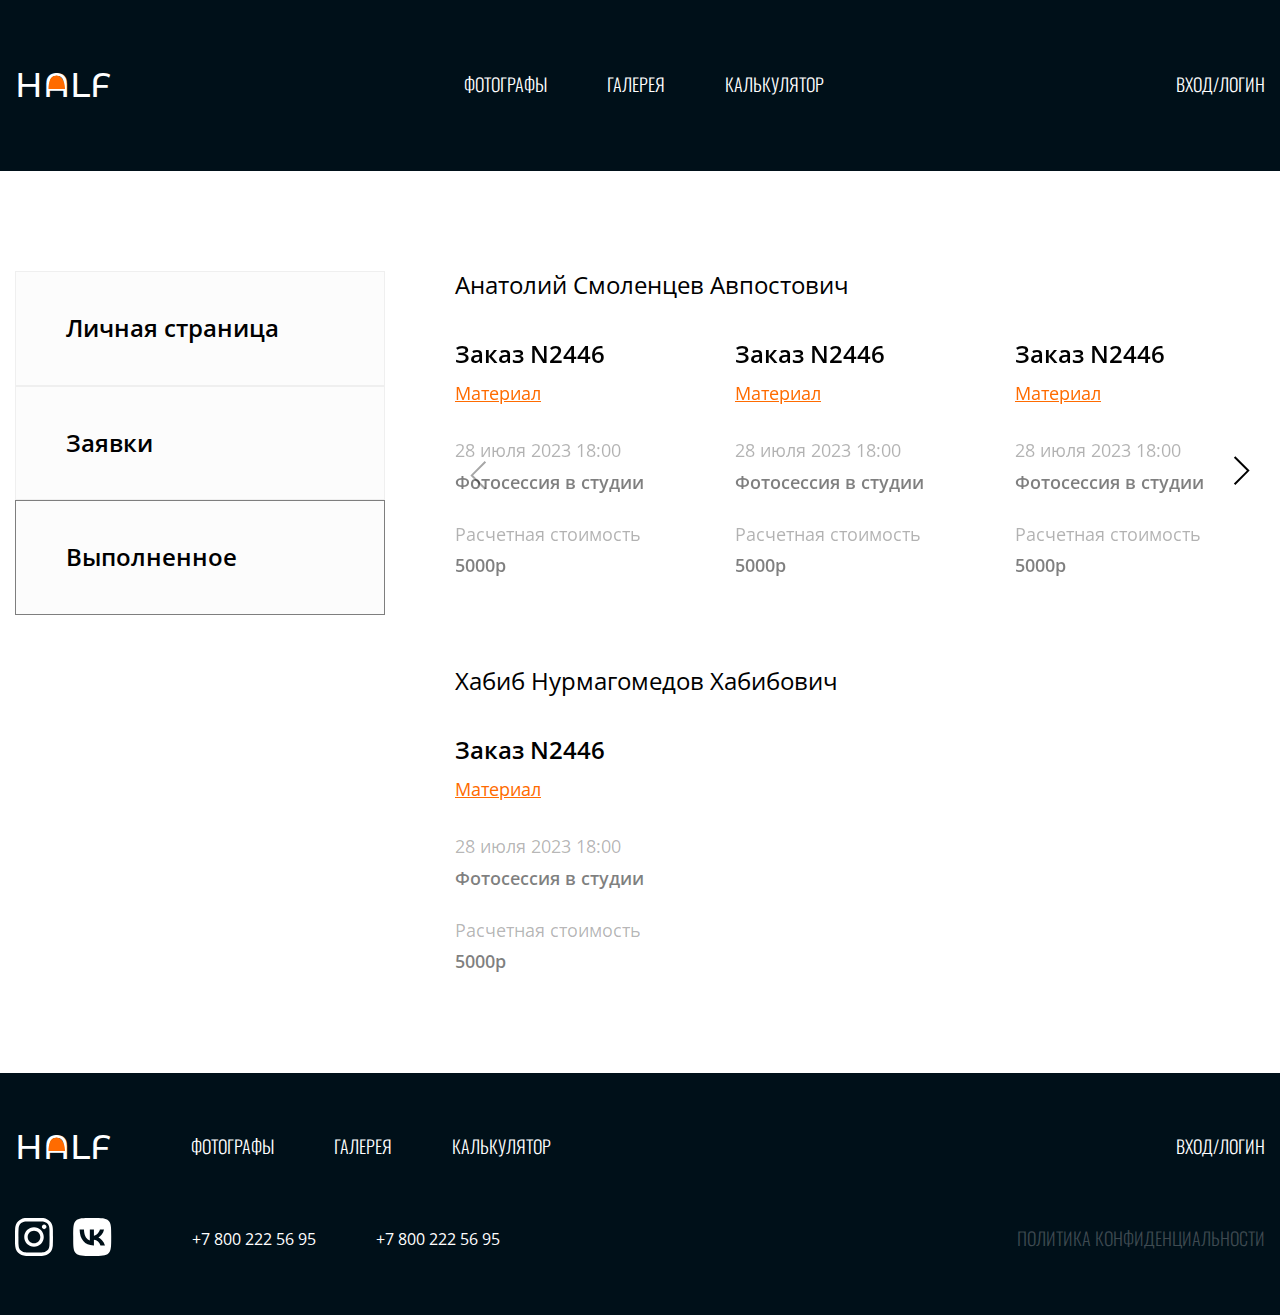
<file: photograph-admin-page-completed.html>
<!DOCTYPE html>
<html lang="en">

<head>
    <meta charset="UTF-8">
    <meta name="viewport" content="width=device-width, initial-scale=1.0">
    <title>HALF-ADMIN-completed</title>
    <link rel="preconnect" href="https://fonts.googleapis.com">
    <link rel="preconnect" href="https://fonts.gstatic.com" crossorigin>
    <link
        href="https://fonts.googleapis.com/css2?family=Inter&family=Montserrat+Alternates:wght@500&family=Open+Sans:wght@400;600;700&family=Oswald:wght@300;400&display=swap"
        rel="stylesheet">
    <link rel="stylesheet" href="https://cdn.jsdelivr.net/npm/swiper@11/swiper-bundle.min.css" />
    <link rel="stylesheet" href="./src/styles/style.css">
    <link rel="stylesheet" href="./src/styles/photograph.css">
    <link rel="stylesheet" href="./src/styles/completed-admin.css">
</head>

<body id="body" class="body">
    <header class="header">
        <div class="wrapper">
            <div class="header-content">
                <div class="logo">
                    <a href="./index.html">HALF</a>
                </div>
                <div class="nav-bar">
                    <nav class="nav">
                        <ol class="nav-bar-list">
                            <li class="nav-bar-item">
                                <a target="_blank" href="./photographers.html">
                                    Фотографы
                                </a>
                            </li>
                            <li class="nav-bar-item">
                                <a target="_blank" href="./gallery.html">
                                    Галерея
                                </a>
                            </li>
                            <li class="nav-bar-item">
                                <a target="_blank" href="./calc.html">
                                    Калькулятор
                                </a>
                            </li>
                        </ol>
                    </nav>
                </div>
                <div class="login">
                    <div class="sign-in-btn">
                        <div class="sign-in-btn">
                            <button class="singIn">Вход/логин</button>
                        </div>
                    </div>
                    <div class="sing-modal" id="singModal">
                        <div class="sing-modal-content">
                            <div class="tab-content active">
                                <div class="sing-Modal-title">
                                    Авторизация
                                </div>
                                <div class="sing-modal-form">
                                    <div class="sing-modal-login">
                                        <div class="sing-modal-login-title">
                                            Телефон или почта
                                        </div>
                                        <input type="email" placeholder="example@mail.com">
                                    </div>
                                    <div class="sing-modal-password">
                                        <div class="sing-modal-password-title">
                                            Пароль
                                        </div>
                                        <input type="password" placeholder="pass123">
                                    </div>
                                </div>
                                <div class="submit-button">
                                    <button id="login-submit">Войти</button>
                                </div>
                                <div class="sign-title">
                                    <button class="tabBtn">Регистрация</button>
                                </div>
                            </div>
                            <div class="tab-content">
                                <div class="sing-Modal-title reg-modal-title">
                                    Регистрация фотографа
                                </div>
                                <div class="reg-client">
                                    <button class="tabBtn">Регистрация клиента</button>
                                </div>
                                <div class="reg-modal-form">
                                    <form class="regForm" name="regFormPhotograph" action="#" method="POST">
                                        <div class="reg-form-email reg-input">
                                            <label for="email">Почта</label>
                                            <input type="email" name="regMail" placeholder="example@mail.com" required>
                                        </div>
                                        <div class="reg-form-NAME reg-input">
                                            <label for="name">Имя</label>
                                            <input type="name" name="regName" placeholder="Иван" required>
                                        </div>
                                        <div class="reg-form-password reg-input">
                                            <label for="password">Пароль</label>
                                            <input type="password" name="regPass" placeholder="pass123" required>
                                        </div>
                                        <div class="reg-form-surname reg-input">
                                            <label for="surname">Фамилия</label>
                                            <input type="name" name="regSurname" placeholder="Иванов" required>
                                        </div>
                                        <div class="reg-form-repeatPassword reg-input">
                                            <label for="password">Повторите пароль</label>
                                            <input type="password" name="regPass" placeholder="pass" required>
                                        </div>
                                        <div class="reg-form-last-name reg-input">
                                            <label for="lastName">Отчество</label>
                                            <input type="name" name="regLastName" placeholder="Иванов" required>
                                        </div>
                                        <div class="reg-form-last-name reg-input">
                                            <label for="tel">Телефон</label>
                                            <input type="tel" name="regTel" placeholder="+7 900 9000 90 90" required>
                                        </div>
                                        <div class="submit-btn reg-input">
                                            <input type="submit" value="Завершить" name="subBtn">
                                        </div>
                                    </form>
                                </div>
                                <div class="submit-button">
                                    <button id="login-submit">Войти</button>
                                </div>
                                <div class="sign-title">
                                    <button class="tabBtn">Авторизация</button>
                                </div>
                            </div>
                            <div class="tab-content">
                                <div class="sing-Modal-title reg-modal-title">
                                    Регистрация клиента
                                </div>
                                <div class="reg-client">
                                    <button class="tabBtn">Регистрация фотографа</button>
                                </div>
                                <div class="reg-modal-form">
                                    <form class="regForm" name="regFormClient" action="#" method="POST">
                                        <div class="reg-form-email reg-input">
                                            <label for="email">Почта</label>
                                            <input type="email" name="regMail" placeholder="example@mail.com" required>
                                        </div>
                                        <div class="reg-form-NAME reg-input">
                                            <label for="name">Имя</label>
                                            <input type="name" name="regName" placeholder="Иван" required>
                                        </div>
                                        <div class="reg-form-password reg-input">
                                            <label for="password">Пароль</label>
                                            <input type="password" name="regPass" placeholder="pass123" required>
                                        </div>
                                        <div class="reg-form-surname reg-input">
                                            <label for="surname">Фамилия</label>
                                            <input type="name" name="regSurname" placeholder="Иванов" required>
                                        </div>
                                        <div class="reg-form-repeatPassword reg-input">
                                            <label for="password">Повторите пароль</label>
                                            <input type="password" name="regPass" placeholder="pass" required>
                                        </div>
                                        <div class="reg-form-last-name reg-input">
                                            <label for="lastName">Отчество</label>
                                            <input type="name" name="regLastName" placeholder="Иванов" required>
                                        </div>
                                        <div class="reg-form-last-name reg-input">
                                            <label for="tel">Телефон</label>
                                            <input type="tel" name="regTel" placeholder="+7 900 9000 90 90" required>
                                        </div>
                                        <div class="submit-btn reg-input">
                                            <input type="submit" value="Завершить" name="subBtn">
                                        </div>
                                    </form>
                                </div>
                                <div class="submit-button">
                                    <button id="login-submit">Войти</button>
                                </div>
                                <div class="sign-title">
                                    <button class="tabBtn">Авторизация</button>
                                </div>
                            </div>
                            <div class="close-sign-btn">
                                <button id="closeSingIn">
                                    <svg xmlns="http://www.w3.org/2000/svg" width="17" height="17" viewBox="0 0 17 17"
                                        fill="none">
                                        <path
                                            d="M2.13161 0.717514L16.9808 15.5668L15.5666 16.981L0.717393 2.13173L2.13161 0.717514Z"
                                            fill="black" />
                                        <path
                                            d="M0.717393 15.5668L15.5666 0.717514L16.9808 2.13173L2.13161 16.981L0.717393 15.5668Z"
                                            fill="black" />
                                    </svg>
                                </button>
                            </div>
                        </div>
                    </div>
                </div>
            </div>
        </div>
    </header>
    <section class="photograph-main">
        <div class="wrapper">
            <div class="photograph-top">
                <div class="photograph-btns-aside">
                    <div class="photograph-btns-aside-about photograph-btn-aside">
                        <a href="./photograph-admin-page-main.html">Личная страница</a>
                    </div>
                    <div class="photograph-btns-aside-photo photograph-btn-aside">
                        <a href="./photograph-admin-page-orders.html">Заявки</a>
                    </div>
                    <div class="photograph-btns-aside-service-review photograph-btn-aside">
                        <a href="./photograph-admin-page-completed.html">Выполненное</a>
                    </div>
                </div>
                <div class="completed-list">
                    <div class="completed-list-item">
                        <div class="completed-item-name">
                            Анатолий Смоленцев Авпостович
                        </div>
                        <div class="completed-item-list-orders">
                            <div class="swiper completedSwiper">
                                <div class="swiper-wrapper">
                                    <div class="swiper-slide completed-slide">
                                        <div class="completed-item-list-order-item">
                                            <div class="list-order-item-title">
                                                Заказ N2446
                                            </div>
                                            <div class="list-order-item-material">
                                                <a href="#">Материал</a>
                                            </div>
                                            <div class="list-order-item-date">
                                                28 июля 2023 18:00
                                            </div>
                                            <div class="list-order-item-category">
                                                Фотосессия в студии
                                            </div>
                                            <div class="list-order-item-price">
                                                <div class="list-order-item-price-title">
                                                    Расчетная стоимость
                                                </div>
                                                <div class="list-order-item-price-number">5000р</div>
                                            </div>
                                        </div>
                                    </div>
                                    <div class="swiper-slide completed-slide">
                                        <div class="completed-item-list-order-item">
                                            <div class="list-order-item-title">
                                                Заказ N2446
                                            </div>
                                            <div class="list-order-item-material">
                                                <a href="#">Материал</a>
                                            </div>
                                            <div class="list-order-item-date">
                                                28 июля 2023 18:00
                                            </div>
                                            <div class="list-order-item-category">
                                                Фотосессия в студии
                                            </div>
                                            <div class="list-order-item-price">
                                                <div class="list-order-item-price-title">
                                                    Расчетная стоимость
                                                </div>
                                                <div class="list-order-item-price-number">5000р</div>
                                            </div>
                                        </div>
                                    </div>
                                    <div class="swiper-slide completed-slide">
                                        <div class="completed-item-list-order-item">
                                            <div class="list-order-item-title">
                                                Заказ N2446
                                            </div>
                                            <div class="list-order-item-material">
                                                <a href="#">Материал</a>
                                            </div>
                                            <div class="list-order-item-date">
                                                28 июля 2023 18:00
                                            </div>
                                            <div class="list-order-item-category">
                                                Фотосессия в студии
                                            </div>
                                            <div class="list-order-item-price">
                                                <div class="list-order-item-price-title">
                                                    Расчетная стоимость
                                                </div>
                                                <div class="list-order-item-price-number">5000р</div>
                                            </div>
                                        </div>
                                    </div>
                                    <div class="swiper-slide completed-slide">
                                        <div class="completed-item-list-order-item">
                                            <div class="list-order-item-title">
                                                Заказ N2446
                                            </div>
                                            <div class="list-order-item-material">
                                                <a href="#">Материал</a>
                                            </div>
                                            <div class="list-order-item-date">
                                                28 июля 2023 18:00
                                            </div>
                                            <div class="list-order-item-category">
                                                Фотосессия в студии
                                            </div>
                                            <div class="list-order-item-price">
                                                <div class="list-order-item-price-title">
                                                    Расчетная стоимость
                                                </div>
                                                <div class="list-order-item-price-number">5000р</div>
                                            </div>
                                        </div>
                                    </div>
                                    <div class="swiper-slide completed-slide">
                                        <div class="completed-item-list-order-item">
                                            <div class="list-order-item-title">
                                                Заказ N2446
                                            </div>
                                            <div class="list-order-item-material">
                                                <a href="#">Материал</a>
                                            </div>
                                            <div class="list-order-item-date">
                                                28 июля 2023 18:00
                                            </div>
                                            <div class="list-order-item-category">
                                                Фотосессия в студии
                                            </div>
                                            <div class="list-order-item-price">
                                                <div class="list-order-item-price-title">
                                                    Расчетная стоимость
                                                </div>
                                                <div class="list-order-item-price-number">5000р</div>
                                            </div>
                                        </div>
                                    </div>
                                    <div class="swiper-slide completed-slide">
                                        <div class="completed-item-list-order-item">
                                            <div class="list-order-item-title">
                                                Заказ N2446
                                            </div>
                                            <div class="list-order-item-material">
                                                <a href="#">Материал</a>
                                            </div>
                                            <div class="list-order-item-date">
                                                28 июля 2023 18:00
                                            </div>
                                            <div class="list-order-item-category">
                                                Фотосессия в студии
                                            </div>
                                            <div class="list-order-item-price">
                                                <div class="list-order-item-price-title">
                                                    Расчетная стоимость
                                                </div>
                                                <div class="list-order-item-price-number">5000р</div>
                                            </div>
                                        </div>
                                    </div>
                                </div>
                                <div class="swiper-button-next">
                                    <div class="arrow-right">
                                        <svg xmlns="http://www.w3.org/2000/svg" width="17" height="29" viewBox="0 0 17 29"
                                            fill="none">
                                            <path d="M1.60645 1L15.2129 14.6064L1.60645 28.2129" stroke="black"
                                                stroke-width="2" />
                                        </svg>
                                    </div>
                                </div>
                                <div class="swiper-button-prev">
                                    <div class="arrow-left">
                                        <svg xmlns="http://www.w3.org/2000/svg" width="17" height="29" viewBox="0 0 17 29"
                                            fill="none">
                                            <path d="M1.60645 1L15.2129 14.6064L1.60645 28.2129" stroke="black"
                                                stroke-width="2" />
                                        </svg>
                                    </div>
                                </div>
                            </div>
                        </div>
                    </div>
                    <div class="completed-list-item">
                        <div class="completed-item-name">
                            Хабиб Нурмагомедов Хабибович
                        </div>
                        <div class="completed-item-list-order-item">
                            <div class="list-order-item-title">
                                Заказ N2446
                            </div>
                            <div class="list-order-item-material">
                                <a href="#">Материал</a>
                            </div>
                            <div class="list-order-item-date">
                                28 июля 2023 18:00
                            </div>
                            <div class="list-order-item-category">
                                Фотосессия в студии
                            </div>
                            <div class="list-order-item-price">
                                <div class="list-order-item-price-title">
                                    Расчетная стоимость
                                </div>
                                <div class="list-order-item-price-number">5000р</div>
                            </div>
                        </div>
                    </div>
                </div>
            </div>
    </section>
    <footer class="footer">
        <div class="wrapper">
            <div class="footer-content">
                <div class="footer-top">
                    <div class="footer-right">
                        <div class="logo">
                            <a href="./index.html">HALF</a>
                        </div>
                        <div class="nav-bar">
                            <nav class="nav">
                                <ol class="nav-bar-list">
                                    <li class="nav-bar-item">
                                        <a href="./photographers.html">
                                            Фотографы
                                        </a>
                                    </li>
                                    <li class="nav-bar-item">
                                        <a href="./gallery.html">
                                            Галерея
                                        </a>
                                    </li>
                                    <li class="nav-bar-item">
                                        <a href="./calc.html">
                                            Калькулятор
                                        </a>
                                    </li>
                                </ol>
                            </nav>
                        </div>
                    </div>
                    <div class="login">
                        <div class="sign-in-btn">
                            <button class="singIn">Вход/логин</button>
                        </div>
                    </div>
                </div>
                <div class="footer-bottom">
                    <div class="footer-contacts">
                        <div class="footer-social">
                            <div class="footer-insta">
                                <a href="#">
                                    <svg xmlns="http://www.w3.org/2000/svg" width="38" height="38" viewBox="0 0 38 38"
                                        fill="none">
                                        <path
                                            d="M19 3.42148C24.0766 3.42148 24.6777 3.44375 26.6742 3.53281C28.5297 3.61445 29.5316 3.92617 30.1996 4.18594C31.0828 4.52734 31.7211 4.94297 32.3816 5.60351C33.0496 6.27148 33.4578 6.90234 33.7992 7.78555C34.059 8.45351 34.3707 9.46289 34.4523 11.3109C34.5414 13.3148 34.5637 13.916 34.5637 18.9852C34.5637 24.0617 34.5414 24.6629 34.4523 26.6594C34.3707 28.5148 34.059 29.5168 33.7992 30.1848C33.4578 31.068 33.0422 31.7062 32.3816 32.3668C31.7137 33.0348 31.0828 33.443 30.1996 33.7844C29.5316 34.0441 28.5223 34.3559 26.6742 34.4375C24.6703 34.5266 24.0691 34.5488 19 34.5488C13.9234 34.5488 13.3223 34.5266 11.3258 34.4375C9.47031 34.3559 8.46836 34.0441 7.80039 33.7844C6.91719 33.443 6.2789 33.0273 5.61836 32.3668C4.95039 31.6988 4.54219 31.068 4.20078 30.1848C3.94101 29.5168 3.6293 28.5074 3.54766 26.6594C3.45859 24.6555 3.43633 24.0543 3.43633 18.9852C3.43633 13.9086 3.45859 13.3074 3.54766 11.3109C3.6293 9.45547 3.94101 8.45351 4.20078 7.78555C4.54219 6.90234 4.95781 6.26406 5.61836 5.60351C6.28633 4.93555 6.91719 4.52734 7.80039 4.18594C8.46836 3.92617 9.47773 3.61445 11.3258 3.53281C13.3223 3.44375 13.9234 3.42148 19 3.42148ZM19 0C13.8418 0 13.1961 0.0222656 11.1699 0.111328C9.15117 0.200391 7.76328 0.526953 6.56094 0.994531C5.30664 1.48437 4.24531 2.13008 3.19141 3.19141C2.13008 4.24531 1.48437 5.30664 0.994531 6.55351C0.526953 7.76328 0.200391 9.14375 0.111328 11.1625C0.0222656 13.1961 0 13.8418 0 19C0 24.1582 0.0222656 24.8039 0.111328 26.8301C0.200391 28.8488 0.526953 30.2367 0.994531 31.4391C1.48437 32.6934 2.13008 33.7547 3.19141 34.8086C4.24531 35.8625 5.30664 36.5156 6.55351 36.998C7.76328 37.4656 9.14375 37.7922 11.1625 37.8812C13.1887 37.9703 13.8344 37.9926 18.9926 37.9926C24.1508 37.9926 24.7965 37.9703 26.8226 37.8812C28.8414 37.7922 30.2293 37.4656 31.4316 36.998C32.6785 36.5156 33.7398 35.8625 34.7937 34.8086C35.8476 33.7547 36.5008 32.6934 36.9832 31.4465C37.4508 30.2367 37.7773 28.8562 37.8664 26.8375C37.9555 24.8113 37.9777 24.1656 37.9777 19.0074C37.9777 13.8492 37.9555 13.2035 37.8664 11.1773C37.7773 9.15859 37.4508 7.7707 36.9832 6.56836C36.5156 5.30664 35.8699 4.24531 34.8086 3.19141C33.7547 2.1375 32.6934 1.48437 31.4465 1.00195C30.2367 0.534375 28.8562 0.207812 26.8375 0.11875C24.8039 0.0222656 24.1582 0 19 0Z"
                                            fill="white" />
                                        <path
                                            d="M19 9.24023C13.6117 9.24023 9.24023 13.6117 9.24023 19C9.24023 24.3883 13.6117 28.7598 19 28.7598C24.3883 28.7598 28.7598 24.3883 28.7598 19C28.7598 13.6117 24.3883 9.24023 19 9.24023ZM19 25.3309C15.5043 25.3309 12.6691 22.4957 12.6691 19C12.6691 15.5043 15.5043 12.6691 19 12.6691C22.4957 12.6691 25.3309 15.5043 25.3309 19C25.3309 22.4957 22.4957 25.3309 19 25.3309Z"
                                            fill="white" />
                                        <path
                                            d="M31.4242 8.8542C31.4242 10.1159 30.4 11.1327 29.1457 11.1327C27.884 11.1327 26.8672 10.1085 26.8672 8.8542C26.8672 7.59248 27.8914 6.57568 29.1457 6.57568C30.4 6.57568 31.4242 7.5999 31.4242 8.8542Z"
                                            fill="white" />
                                    </svg>
                                </a>
                            </div>
                            <div class="footer-vk">
                                <a href="#">
                                    <svg xmlns="http://www.w3.org/2000/svg" width="39" height="38" viewBox="0 0 39 38"
                                        fill="none">
                                        <path fill-rule="evenodd" clip-rule="evenodd"
                                            d="M2.88115 2.67119C0.209961 5.34237 0.209961 9.64155 0.209961 18.24V19.76C0.209961 28.3584 0.209961 32.6576 2.88115 35.3288C5.55233 38 9.85151 38 18.45 38H19.97C28.5684 38 32.8676 38 35.5388 35.3288C38.21 32.6576 38.21 28.3584 38.21 19.76V18.24C38.21 9.64155 38.21 5.34237 35.5388 2.67119C32.8676 0 28.5684 0 19.97 0H18.45C9.85151 0 5.55233 0 2.88115 2.67119ZM6.62256 11.5584C6.82839 21.4384 11.7684 27.3759 20.4292 27.3759H20.9201V21.7234C24.1026 22.0401 26.5091 24.3676 27.475 27.3759H31.9717C30.7367 22.8792 27.4907 20.3934 25.4641 19.4434C27.4907 18.2717 30.3407 15.4217 31.0215 11.5584H26.9365C26.0498 14.6934 23.4218 17.5434 20.9201 17.8126V11.5584H16.835V22.5151C14.3016 21.8817 11.1034 18.8101 10.9609 11.5584H6.62256Z"
                                            fill="white" />
                                    </svg>
                                </a>
                            </div>
                        </div>
                        <div class="footer-tel">
                            <div class="tel">
                                <a href="+7 800 222 56 95">+7 800 222 56 95</a>
                            </div>
                            <div class="tel">
                                <a href="+7 800 222 56 95">+7 800 222 56 95</a>
                            </div>
                        </div>
                    </div>
                    <div class="footer-copyrights">
                        <a href="#">Политика конфиденциальности</a>
                    </div>
                </div>
            </div>
        </div>
    </footer>
    <script src="https://cdn.jsdelivr.net/npm/swiper@11/swiper-bundle.min.js"></script>
    <script src="./src/scripts/photograph-completed.js"></script>
    <script src="./src/scripts/login.js"></script>
</body>

</html>
</file>
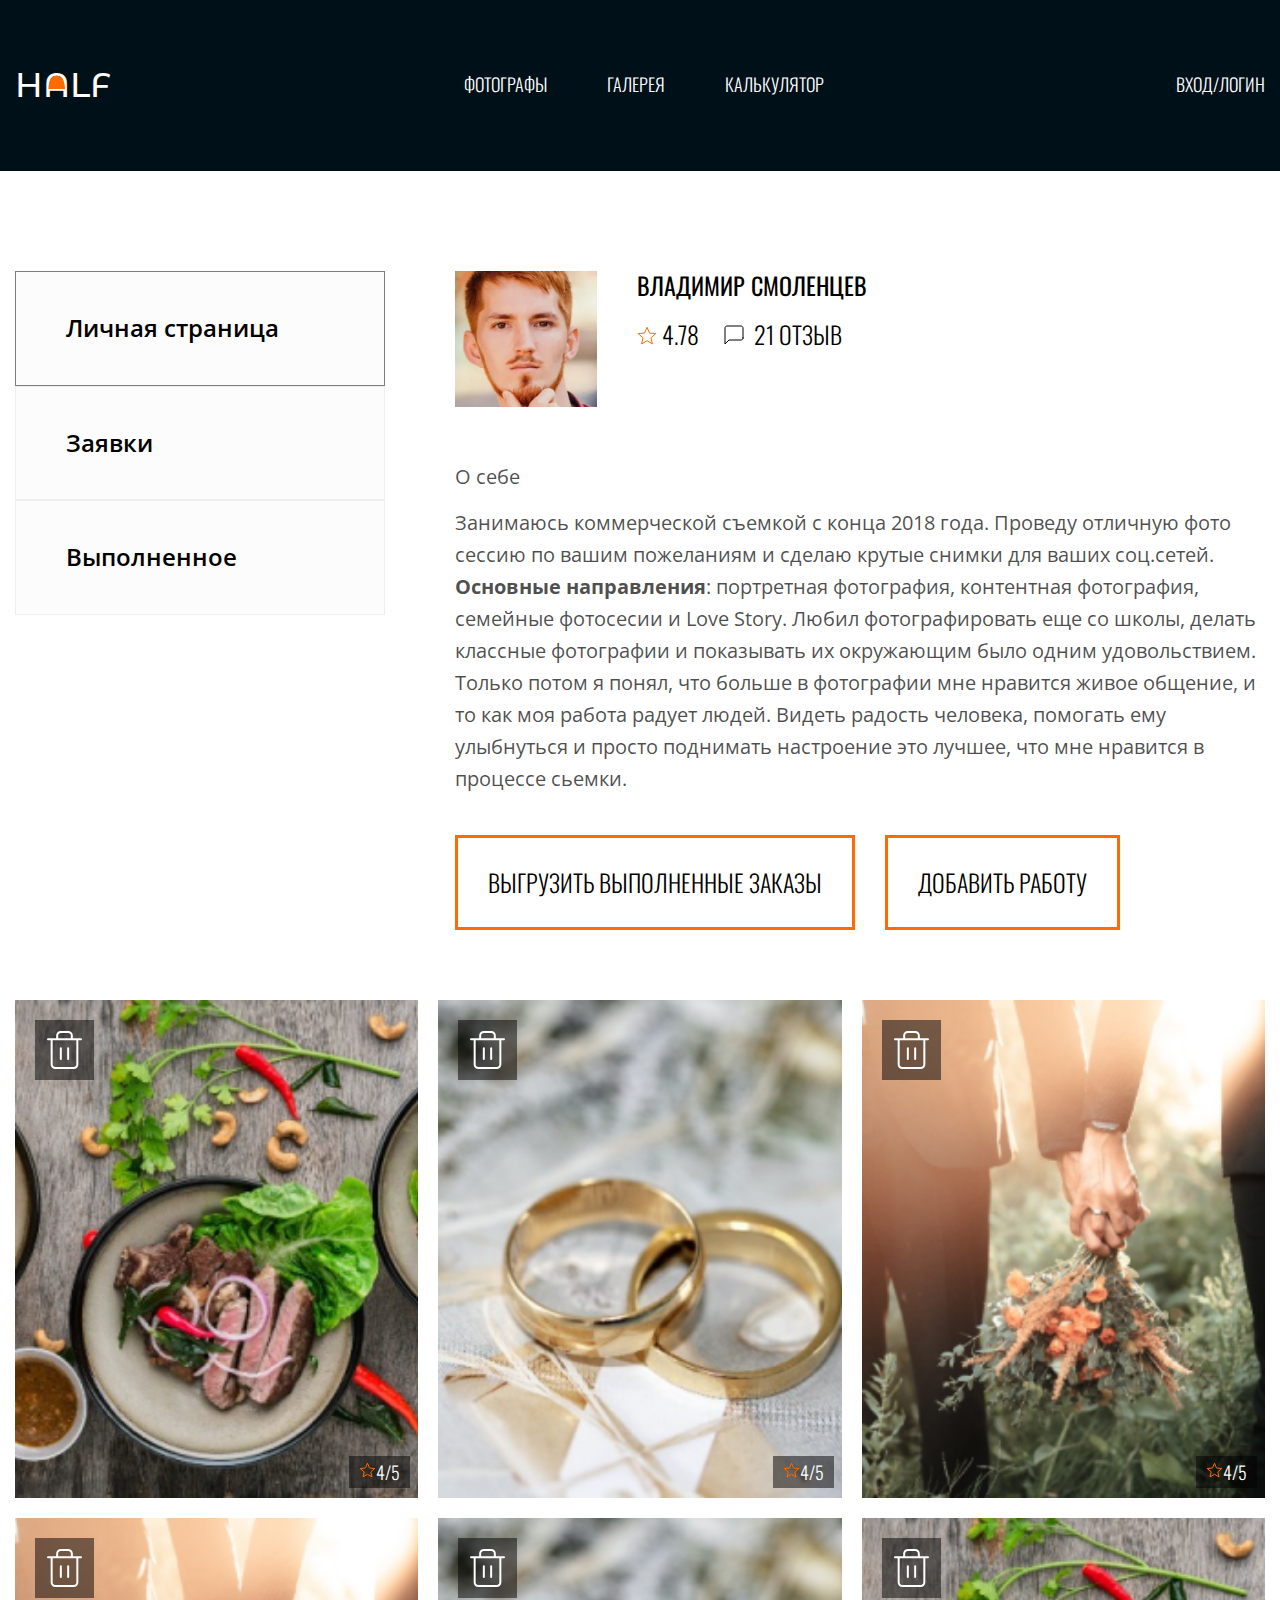
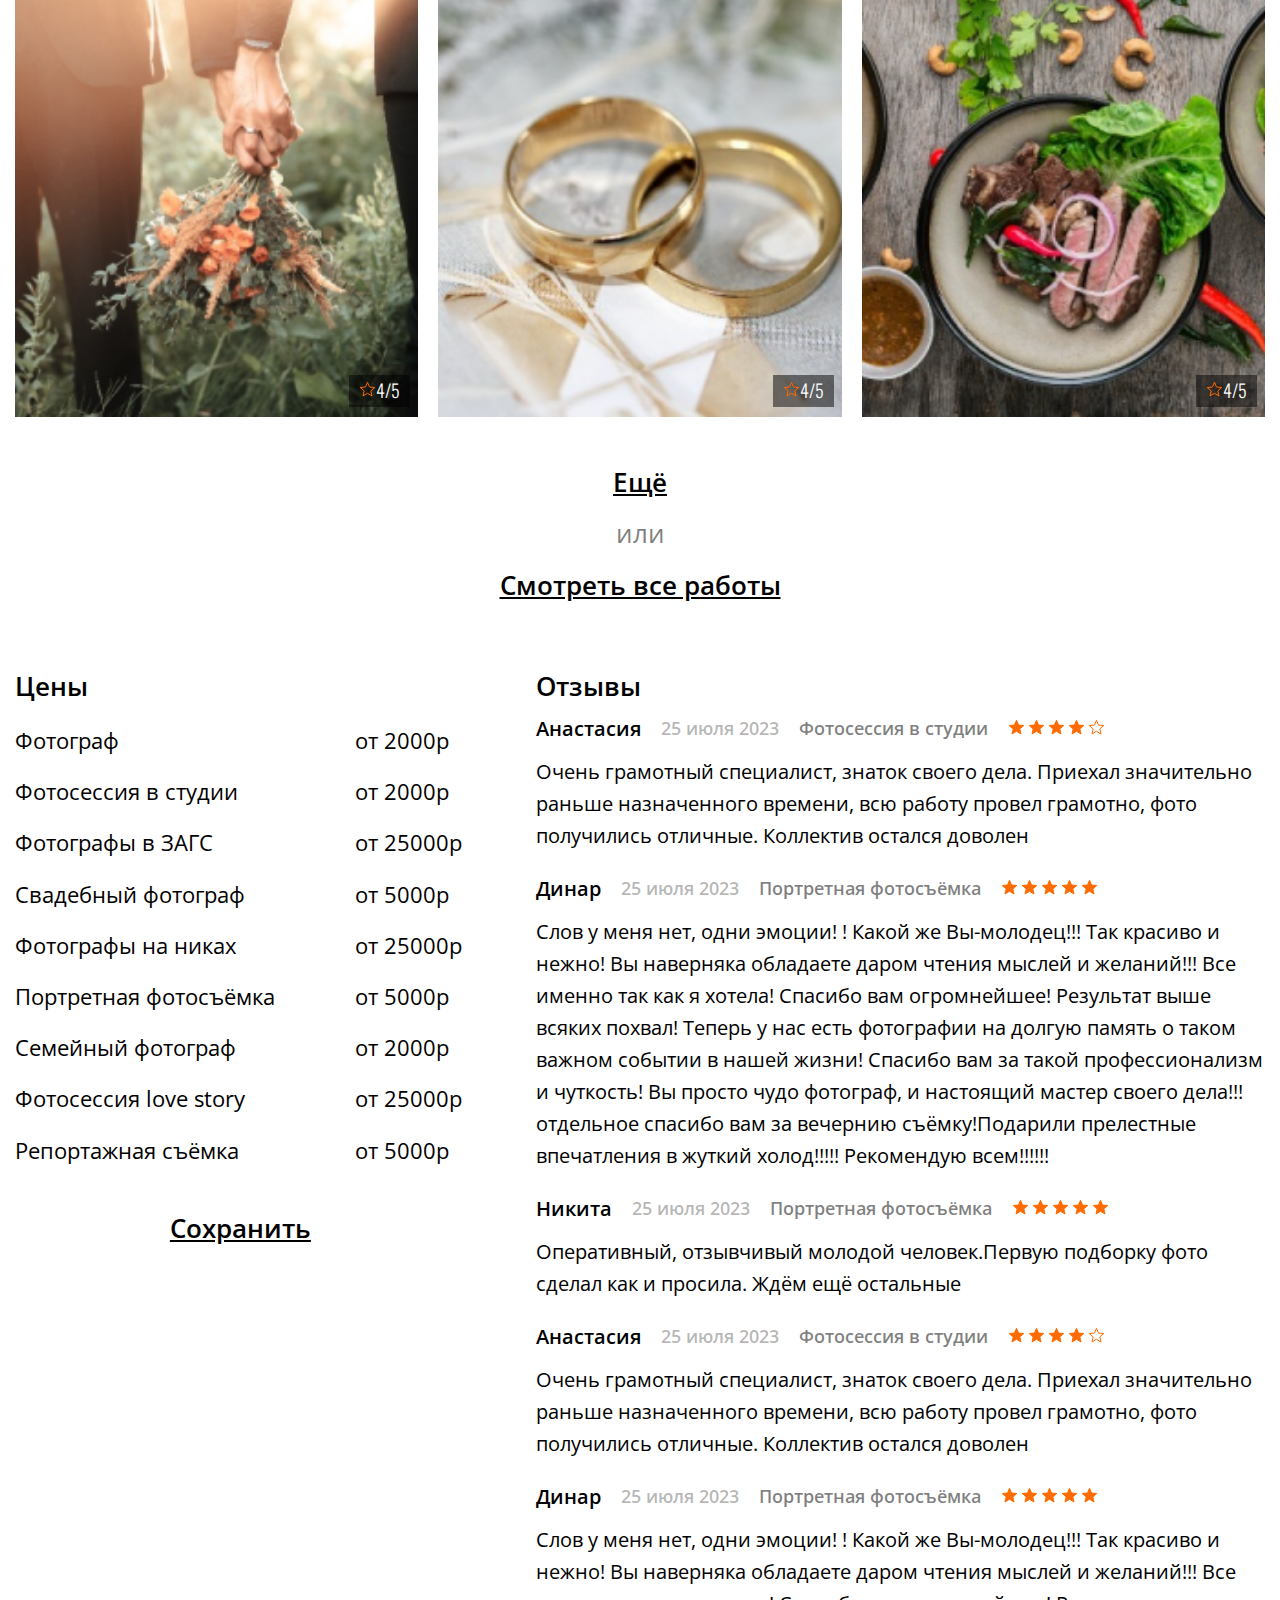
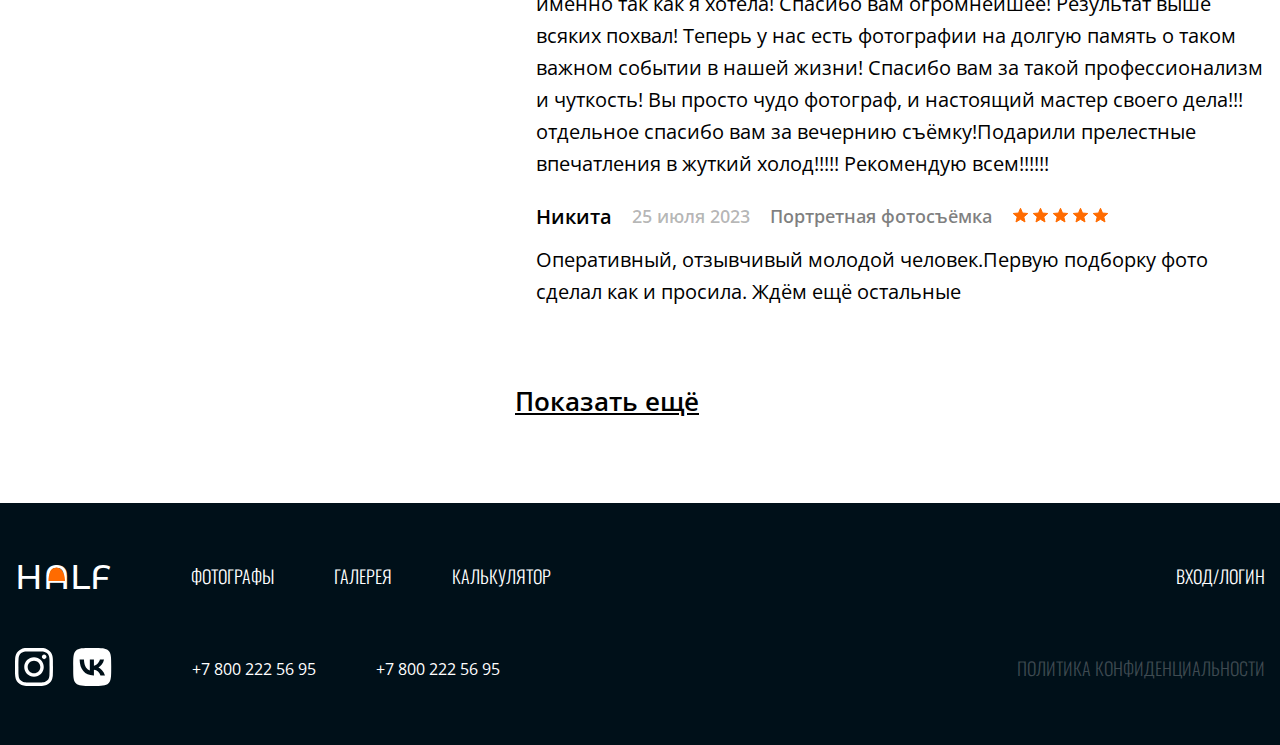
<file: photograph-admin-page-main.html>
<!DOCTYPE html>
<html lang="en">

<head>
    <meta charset="UTF-8">
    <meta name="viewport" content="width=device-width, initial-scale=1.0">
    <title>HALF-ADMIN</title>
    <link rel="preconnect" href="https://fonts.googleapis.com">
    <link rel="preconnect" href="https://fonts.gstatic.com" crossorigin>
    <link
        href="https://fonts.googleapis.com/css2?family=Inter&family=Montserrat+Alternates:wght@500&family=Open+Sans:wght@400;600;700&family=Oswald:wght@300;400&display=swap"
        rel="stylesheet">
    <link rel="stylesheet" href="https://cdn.jsdelivr.net/npm/swiper@11/swiper-bundle.min.css" />
    <link rel="stylesheet" href="./src/styles/style.css">
    <link rel="stylesheet" href="./src/styles/photograph.css">
    <link rel="stylesheet" href="./src/styles/photograph-admin.css">
</head>

<body id="body" class="body">
    <header class="header">
        <div class="wrapper">
            <div class="header-content">
                <div class="logo">
                    <a href="./index.html">HALF</a>
                </div>
                <div class="nav-bar">
                    <nav class="nav">
                        <ol class="nav-bar-list">
                            <li class="nav-bar-item">
                                <a target="_blank" href="./photographers.html">
                                    Фотографы
                                </a>
                            </li>
                            <li class="nav-bar-item">
                                <a target="_blank" href="./gallery.html">
                                    Галерея
                                </a>
                            </li>
                            <li class="nav-bar-item">
                                <a target="_blank" href="./calc.html">
                                    Калькулятор
                                </a>
                            </li>
                        </ol>
                    </nav>
                </div>
                <div class="login">
                    <div class="sign-in-btn">
                        <div class="sign-in-btn">
                            <button class="singIn">Вход/логин</button>
                        </div>
                    </div>
                    <div class="sing-modal" id="singModal">
                        <div class="sing-modal-content">
                            <div class="tab-content active">
                                <div class="sing-Modal-title">
                                    Авторизация
                                </div>
                                <div class="sing-modal-form">
                                    <div class="sing-modal-login">
                                        <div class="sing-modal-login-title">
                                            Телефон или почта
                                        </div>
                                        <input type="email" placeholder="example@mail.com">
                                    </div>
                                    <div class="sing-modal-password">
                                        <div class="sing-modal-password-title">
                                            Пароль
                                        </div>
                                        <input type="password" placeholder="pass123">
                                    </div>
                                </div>
                                <div class="submit-button">
                                    <button id="login-submit">Войти</button>
                                </div>
                                <div class="sign-title">
                                    <button class="tabBtn">Регистрация</button>
                                </div>
                            </div>
                            <div class="tab-content">
                                <div class="sing-Modal-title reg-modal-title">
                                    Регистрация фотографа
                                </div>
                                <div class="reg-client">
                                    <button class="tabBtn">Регистрация клиента</button>
                                </div>
                                <div class="reg-modal-form">
                                    <form class="regForm" name="regFormPhotograph" action="#" method="POST">
                                        <div class="reg-form-email reg-input">
                                            <label for="email">Почта</label>
                                            <input type="email" name="regMail" placeholder="example@mail.com" required>
                                        </div>
                                        <div class="reg-form-NAME reg-input">
                                            <label for="name">Имя</label>
                                            <input type="name" name="regName" placeholder="Иван" required>
                                        </div>
                                        <div class="reg-form-password reg-input">
                                            <label for="password">Пароль</label>
                                            <input type="password" name="regPass" placeholder="pass123" required>
                                        </div>
                                        <div class="reg-form-surname reg-input">
                                            <label for="surname">Фамилия</label>
                                            <input type="name" name="regSurname" placeholder="Иванов" required>
                                        </div>
                                        <div class="reg-form-repeatPassword reg-input">
                                            <label for="password">Повторите пароль</label>
                                            <input type="password" name="regPass" placeholder="pass" required>
                                        </div>
                                        <div class="reg-form-last-name reg-input">
                                            <label for="lastName">Отчество</label>
                                            <input type="name" name="regLastName" placeholder="Иванов" required>
                                        </div>
                                        <div class="reg-form-last-name reg-input">
                                            <label for="tel">Телефон</label>
                                            <input type="tel" name="regTel" placeholder="+7 900 9000 90 90" required>
                                        </div>
                                        <div class="submit-btn reg-input">
                                            <input type="submit" value="Завершить" name="subBtn">
                                        </div>
                                    </form>
                                </div>
                                <div class="submit-button">
                                    <button id="login-submit">Войти</button>
                                </div>
                                <div class="sign-title">
                                    <button class="tabBtn">Авторизация</button>
                                </div>
                            </div>
                            <div class="tab-content">
                                <div class="sing-Modal-title reg-modal-title">
                                    Регистрация клиента
                                </div>
                                <div class="reg-client">
                                    <button class="tabBtn">Регистрация фотографа</button>
                                </div>
                                <div class="reg-modal-form">
                                    <form class="regForm" name="regFormClient" action="#" method="POST">
                                        <div class="reg-form-email reg-input">
                                            <label for="email">Почта</label>
                                            <input type="email" name="regMail" placeholder="example@mail.com" required>
                                        </div>
                                        <div class="reg-form-NAME reg-input">
                                            <label for="name">Имя</label>
                                            <input type="name" name="regName" placeholder="Иван" required>
                                        </div>
                                        <div class="reg-form-password reg-input">
                                            <label for="password">Пароль</label>
                                            <input type="password" name="regPass" placeholder="pass123" required>
                                        </div>
                                        <div class="reg-form-surname reg-input">
                                            <label for="surname">Фамилия</label>
                                            <input type="name" name="regSurname" placeholder="Иванов" required>
                                        </div>
                                        <div class="reg-form-repeatPassword reg-input">
                                            <label for="password">Повторите пароль</label>
                                            <input type="password" name="regPass" placeholder="pass" required>
                                        </div>
                                        <div class="reg-form-last-name reg-input">
                                            <label for="lastName">Отчество</label>
                                            <input type="name" name="regLastName" placeholder="Иванов" required>
                                        </div>
                                        <div class="reg-form-last-name reg-input">
                                            <label for="tel">Телефон</label>
                                            <input type="tel" name="regTel" placeholder="+7 900 9000 90 90" required>
                                        </div>
                                        <div class="submit-btn reg-input">
                                            <input type="submit" value="Завершить" name="subBtn">
                                        </div>
                                    </form>
                                </div>
                                <div class="submit-button">
                                    <button id="login-submit">Войти</button>
                                </div>
                                <div class="sign-title">
                                    <button class="tabBtn">Авторизация</button>
                                </div>
                            </div>
                            <div class="close-sign-btn">
                                <button id="closeSingIn">
                                    <svg xmlns="http://www.w3.org/2000/svg" width="17" height="17" viewBox="0 0 17 17"
                                        fill="none">
                                        <path
                                            d="M2.13161 0.717514L16.9808 15.5668L15.5666 16.981L0.717393 2.13173L2.13161 0.717514Z"
                                            fill="black" />
                                        <path
                                            d="M0.717393 15.5668L15.5666 0.717514L16.9808 2.13173L2.13161 16.981L0.717393 15.5668Z"
                                            fill="black" />
                                    </svg>
                                </button>
                            </div>
                        </div>
                    </div>
                </div>
            </div>
        </div>
    </header>
    <section class="photograph-main">
        <div class="wrapper">
            <div class="photograph-top">
                <div class="photograph-btns-aside">
                    <div class="photograph-btns-aside-about photograph-btn-aside">
                        <a href="./photograph-admin-page-main.html">Личная страница</a>
                    </div>
                    <div class="photograph-btns-aside-photo photograph-btn-aside">
                        <a href="./photograph-admin-page-orders.html">Заявки</a>
                    </div>
                    <div class="photograph-btns-aside-service-review photograph-btn-aside">
                        <a href="./photograph-admin-page-completed.html">Выполненное</a>
                    </div>
                </div>
                <div class="photograph-about">
                    <div class="photographers-item-header">
                        <div class="photographers-item-header-avatar">
                            <div class="photographers-item-img">
                                <img src="./src/images/photographers/photographer-avatar.png" alt="">
                            </div>
                            <div class="photographers-item-header-avatar-name-desc">
                                <div class="photographers-item-header-avatar-name-desc-name">
                                    Владимир Смоленцев
                                </div>
                                <div class="photographers-item-header-avatar-name-desc-raiting">
                                    <div class="photographers-item-rait">
                                        <div class="photographers-item-stars-rait-icon">
                                            <svg xmlns="http://www.w3.org/2000/svg" width="20" height="19"
                                                viewBox="0 0 20 19" fill="none">
                                                <path
                                                    d="M10.2584 14.8419L10 14.686L9.74163 14.8419L4.57422 17.9608L5.93708 12.0829L6.00507 11.7897L5.77773 11.5924L1.21987 7.63666L7.23296 7.11815L7.5327 7.0923L7.65025 6.81536L10 1.27966L12.3497 6.81536L12.4673 7.0923L12.767 7.11815L18.7786 7.63654L14.2126 11.5921L13.9845 11.7897L14.0531 12.0836L15.4239 17.9596L10.2584 14.8419Z"
                                                    stroke="#FF6B00" />
                                            </svg>
                                        </div>
                                        <div class="photographers-item-stars-rait-num">
                                            4.78
                                        </div>
                                    </div>
                                    <div class="photographers-item-reviews">
                                        <div class="photographers-item-reviews-icon">
                                            <svg xmlns="http://www.w3.org/2000/svg" width="20" height="20"
                                                viewBox="0 0 20 20" fill="none">
                                                <path
                                                    d="M19 13C19 13.5304 18.7893 14.0391 18.4142 14.4142C18.0391 14.7893 17.5304 15 17 15H5L1 19V3C1 2.46957 1.21071 1.96086 1.58579 1.58579C1.96086 1.21071 2.46957 1 3 1H17C17.5304 1 18.0391 1.21071 18.4142 1.58579C18.7893 1.96086 19 2.46957 19 3V13Z"
                                                    stroke="black" stroke-linecap="round" stroke-linejoin="round" />
                                            </svg>
                                        </div>
                                        <div class="photographers-item-reviews-num">
                                            21 отзыв
                                        </div>
                                    </div>
                                </div>
                            </div>
                        </div>
                    </div>
                    <div class="photograph-about-desc">
                        <div class="photograph-about-desc-title">
                            О себе
                        </div>
                        <div class="photograph-about-desc-text">
                            Занимаюсь коммерческой съемкой с конца 2018 года. Проведу отличную фото сессию по вашим
                            пожеланиям и сделаю крутые снимки для ваших соц.сетей.
                            <span>Основные направления</span>: портретная фотография, контентная фотография, семейные
                            фотосесии и
                            Love Story.
                            Любил фотографировать еще со школы, делать классные фотографии и показывать их окружающим
                            было одним удовольствием. Только потом я понял, что больше в фотографии мне нравится живое
                            общение, и то как моя работа радует людей. Видеть радость человека, помогать ему улыбнуться
                            и просто поднимать настроение это лучшее, что мне нравится в процессе сьемки.
                        </div>
                    </div>
                    <div class="reserv-button">
                        <button id="show-completed-orders">Выгрузить выполненные заказы</button>
                        <button>Добавить работу</button>
                    </div>
                    <div class="completed-orders-modal">
                        <div class="completed-orders-modal-content">
                            <div class="completed-order-list">
                                <div class="completed-order-list-item">
                                    <div class="completed-orders-modal-name">
                                        Анатолий Смоленцев Авпостович
                                    </div>
                                    <div class="completed-orders-modal-order-list">
                                        <div class="completed-orders-modal-order-list-item">
                                            <div class="completed-order-item-checkbox">
                                                <svg xmlns="http://www.w3.org/2000/svg" width="17" height="17" viewBox="0 0 17 17" fill="none">
                                                    <rect x="0.5" y="0.5" width="16" height="16" stroke="black"/>
                                                    <rect x="3" y="3" width="11" height="11" fill="#FF6B00"/>
                                                  </svg>
                                            </div>
                                            <div class="completed-order-item-main">
                                                <div class="completed-order-item-title">
                                                    Заказ N2446
                                                </div>
                                                <div class="completed-order-item-material">
                                                    <a href="#">Материал</a>
                                                </div>
                                                <div class="completed-order-item-date">
                                                    28 июля 2023 18:00
                                                </div>
                                                <div class="completed-order-item-category">
                                                    Фотосессия в студии
                                                </div>
                                                <div class="completed-order-item-price">
                                                    <div class="completed-order-item-price-title">
                                                        Расчетная стоимость
                                                    </div>
                                                    <div class="completed-order-item-price-number">
                                                        5000р
                                                    </div>
                                                </div>
                                            </div>
                                        </div>
                                        <div class="completed-orders-modal-order-list-item">
                                            <div class="completed-order-item-checkbox">
                                                <svg xmlns="http://www.w3.org/2000/svg" width="17" height="17" viewBox="0 0 17 17" fill="none">
                                                    <rect x="0.5" y="0.5" width="16" height="16" stroke="black"/>
                                                  </svg>
                                            </div>
                                            <div class="completed-order-item-main">
                                                <div class="completed-order-item-title">
                                                    Заказ N2446
                                                </div>
                                                <div class="completed-order-item-material">
                                                    <a href="#">Материал</a>
                                                </div>
                                                <div class="completed-order-item-date">
                                                    28 июля 2023 18:00
                                                </div>
                                                <div class="completed-order-item-category">
                                                    Фотосессия в студии
                                                </div>
                                                <div class="completed-order-item-price">
                                                    <div class="completed-order-item-price-title">
                                                        Расчетная стоимость
                                                    </div>
                                                    <div class="completed-order-item-price-number">
                                                        5000р
                                                    </div>
                                                </div>
                                            </div>
                                        </div>
                                    </div>
                                </div>
                                <div class="completed-order-list-item">
                                    <div class="completed-orders-modal-name">
                                        Хабиб Нурмагомедов Хабибович
                                    </div>
                                    <div class="completed-orders-modal-order-list">
                                        <div class="completed-orders-modal-order-list-item">
                                            <div class="completed-order-item-checkbox">
                                                <svg xmlns="http://www.w3.org/2000/svg" width="17" height="17" viewBox="0 0 17 17" fill="none">
                                                    <rect x="0.5" y="0.5" width="16" height="16" stroke="black"/>
                                                    <rect x="3" y="3" width="11" height="11" fill="#FF6B00"/>
                                                  </svg>
                                            </div>
                                            <div class="completed-order-item-main">
                                                <div class="completed-order-item-title">
                                                    Заказ N2446
                                                </div>
                                                <div class="completed-order-item-material">
                                                    <a href="#">Материал</a>
                                                </div>
                                                <div class="completed-order-item-date">
                                                    28 июля 2023 18:00
                                                </div>
                                                <div class="completed-order-item-category">
                                                    Фотосессия в студии
                                                </div>
                                                <div class="completed-order-item-price">
                                                    <div class="completed-order-item-price-title">
                                                        Расчетная стоимость
                                                    </div>
                                                    <div class="completed-order-item-price-number">
                                                        5000р
                                                    </div>
                                                </div>
                                            </div>
                                        </div>
                                    </div>
                                </div>
                            </div>

                            <div class="btn-close-modal">
                                <button class="close-modal" id="close-order-modal">
                                    <svg xmlns="http://www.w3.org/2000/svg" width="20" height="20" viewBox="0 0 17 17"
                                        fill="none">
                                        <path
                                            d="M2.13161 0.717514L16.9808 15.5668L15.5666 16.981L0.717393 2.13173L2.13161 0.717514Z"
                                            fill="black" />
                                        <path
                                            d="M0.717393 15.5668L15.5666 0.717514L16.9808 2.13173L2.13161 16.981L0.717393 15.5668Z"
                                            fill="black" />
                                    </svg>
                                </button>
                            </div>
                        </div>
                    </div>
                </div>
            </div>
        </div>
    </section>
    <section class="photograph-photo">
        <div class="wrapper">
            <ol class="photograph-photo-list">
                <li class="photograph-photo-item">
                    <img src="./src/images/photographers/photos/photo1.png" alt="">
                    <div class="photograph-photo-star">
                        <div class="photograph-photo-star-icon">
                            <svg xmlns="http://www.w3.org/2000/svg" width="17" height="16" viewBox="0 0 17 16"
                                fill="none">
                                <path
                                    d="M8.7566 12.4298L8.5 12.2764L8.2434 12.4298L4.00259 14.9656L5.11934 10.1939L5.18846 9.89862L4.95848 9.70088L1.22848 6.49371L6.15406 6.07292L6.45295 6.04739L6.57109 5.77165L8.5 1.2696L10.4289 5.77165L10.547 6.04739L10.8459 6.07292L15.77 6.49359L12.0334 9.70058L11.8026 9.89862L11.8723 10.1946L12.9955 14.9645L8.7566 12.4298Z"
                                    stroke="#FF6B00" />
                            </svg>
                        </div>
                        <div class="photograph-photo-star-num">
                            4/5
                        </div>
                    </div>
                    <div class="photograph-photo-delete">
                        <a href="#">
                            <svg xmlns="http://www.w3.org/2000/svg" width="59" height="60" viewBox="0 0 59 60" fill="none">
                                <rect width="59" height="60" fill="black" fill-opacity="0.5"/>
                                <path d="M13 19.2H16.6667M16.6667 19.2H46M16.6667 19.2V44.4C16.6667 45.3548 17.053 46.2705 17.7406 46.9456C18.4282 47.6207 19.3609 48 20.3333 48H38.6667C39.6391 48 40.5718 47.6207 41.2594 46.9456C41.947 46.2705 42.3333 45.3548 42.3333 44.4V19.2M22.1667 19.2V15.6C22.1667 14.6452 22.553 13.7295 23.2406 13.0544C23.9282 12.3793 24.8609 12 25.8333 12H33.1667C34.1391 12 35.0718 12.3793 35.7594 13.0544C36.447 13.7295 36.8333 14.6452 36.8333 15.6V19.2M25.8333 28.2V39M33.1667 28.2V39" stroke="white" stroke-width="2" stroke-linecap="round" stroke-linejoin="round"/>
                              </svg>
                        </a>
                    </div>
                </li>
                <li class="photograph-photo-item">
                    <img src="./src/images/photographers/photos/photo2.png" alt="">
                    <div class="photograph-photo-star">
                        <div class="photograph-photo-star-icon">
                            <svg xmlns="http://www.w3.org/2000/svg" width="17" height="16" viewBox="0 0 17 16"
                                fill="none">
                                <path
                                    d="M8.7566 12.4298L8.5 12.2764L8.2434 12.4298L4.00259 14.9656L5.11934 10.1939L5.18846 9.89862L4.95848 9.70088L1.22848 6.49371L6.15406 6.07292L6.45295 6.04739L6.57109 5.77165L8.5 1.2696L10.4289 5.77165L10.547 6.04739L10.8459 6.07292L15.77 6.49359L12.0334 9.70058L11.8026 9.89862L11.8723 10.1946L12.9955 14.9645L8.7566 12.4298Z"
                                    stroke="#FF6B00" />
                            </svg>
                        </div>
                        <div class="photograph-photo-star-num">
                            4/5
                        </div>
                    </div>
                    <div class="photograph-photo-delete">
                        <a href="#">
                            <svg xmlns="http://www.w3.org/2000/svg" width="59" height="60" viewBox="0 0 59 60" fill="none">
                                <rect width="59" height="60" fill="black" fill-opacity="0.5"/>
                                <path d="M13 19.2H16.6667M16.6667 19.2H46M16.6667 19.2V44.4C16.6667 45.3548 17.053 46.2705 17.7406 46.9456C18.4282 47.6207 19.3609 48 20.3333 48H38.6667C39.6391 48 40.5718 47.6207 41.2594 46.9456C41.947 46.2705 42.3333 45.3548 42.3333 44.4V19.2M22.1667 19.2V15.6C22.1667 14.6452 22.553 13.7295 23.2406 13.0544C23.9282 12.3793 24.8609 12 25.8333 12H33.1667C34.1391 12 35.0718 12.3793 35.7594 13.0544C36.447 13.7295 36.8333 14.6452 36.8333 15.6V19.2M25.8333 28.2V39M33.1667 28.2V39" stroke="white" stroke-width="2" stroke-linecap="round" stroke-linejoin="round"/>
                              </svg>
                        </a>
                    </div>
                </li>
                <li class="photograph-photo-item">
                    <img src="./src/images/photographers/photos/photo3.png" alt="">
                    <div class="photograph-photo-star">
                        <div class="photograph-photo-star-icon">
                            <svg xmlns="http://www.w3.org/2000/svg" width="17" height="16" viewBox="0 0 17 16"
                                fill="none">
                                <path
                                    d="M8.7566 12.4298L8.5 12.2764L8.2434 12.4298L4.00259 14.9656L5.11934 10.1939L5.18846 9.89862L4.95848 9.70088L1.22848 6.49371L6.15406 6.07292L6.45295 6.04739L6.57109 5.77165L8.5 1.2696L10.4289 5.77165L10.547 6.04739L10.8459 6.07292L15.77 6.49359L12.0334 9.70058L11.8026 9.89862L11.8723 10.1946L12.9955 14.9645L8.7566 12.4298Z"
                                    stroke="#FF6B00" />
                            </svg>
                        </div>
                        <div class="photograph-photo-star-num">
                            4/5
                        </div>
                    </div>
                    <div class="photograph-photo-delete">
                        <a href="#">
                            <svg xmlns="http://www.w3.org/2000/svg" width="59" height="60" viewBox="0 0 59 60" fill="none">
                                <rect width="59" height="60" fill="black" fill-opacity="0.5"/>
                                <path d="M13 19.2H16.6667M16.6667 19.2H46M16.6667 19.2V44.4C16.6667 45.3548 17.053 46.2705 17.7406 46.9456C18.4282 47.6207 19.3609 48 20.3333 48H38.6667C39.6391 48 40.5718 47.6207 41.2594 46.9456C41.947 46.2705 42.3333 45.3548 42.3333 44.4V19.2M22.1667 19.2V15.6C22.1667 14.6452 22.553 13.7295 23.2406 13.0544C23.9282 12.3793 24.8609 12 25.8333 12H33.1667C34.1391 12 35.0718 12.3793 35.7594 13.0544C36.447 13.7295 36.8333 14.6452 36.8333 15.6V19.2M25.8333 28.2V39M33.1667 28.2V39" stroke="white" stroke-width="2" stroke-linecap="round" stroke-linejoin="round"/>
                              </svg>
                        </a>
                    </div>
                </li>
                <li class="photograph-photo-item">
                    <img src="./src/images/photographers/photos/photo3.png" alt="">
                    <div class="photograph-photo-star">
                        <div class="photograph-photo-star-icon">
                            <svg xmlns="http://www.w3.org/2000/svg" width="17" height="16" viewBox="0 0 17 16"
                                fill="none">
                                <path
                                    d="M8.7566 12.4298L8.5 12.2764L8.2434 12.4298L4.00259 14.9656L5.11934 10.1939L5.18846 9.89862L4.95848 9.70088L1.22848 6.49371L6.15406 6.07292L6.45295 6.04739L6.57109 5.77165L8.5 1.2696L10.4289 5.77165L10.547 6.04739L10.8459 6.07292L15.77 6.49359L12.0334 9.70058L11.8026 9.89862L11.8723 10.1946L12.9955 14.9645L8.7566 12.4298Z"
                                    stroke="#FF6B00" />
                            </svg>
                        </div>
                        <div class="photograph-photo-star-num">
                            4/5
                        </div>
                    </div>
                    <div class="photograph-photo-delete">
                        <a href="#">
                            <svg xmlns="http://www.w3.org/2000/svg" width="59" height="60" viewBox="0 0 59 60" fill="none">
                                <rect width="59" height="60" fill="black" fill-opacity="0.5"/>
                                <path d="M13 19.2H16.6667M16.6667 19.2H46M16.6667 19.2V44.4C16.6667 45.3548 17.053 46.2705 17.7406 46.9456C18.4282 47.6207 19.3609 48 20.3333 48H38.6667C39.6391 48 40.5718 47.6207 41.2594 46.9456C41.947 46.2705 42.3333 45.3548 42.3333 44.4V19.2M22.1667 19.2V15.6C22.1667 14.6452 22.553 13.7295 23.2406 13.0544C23.9282 12.3793 24.8609 12 25.8333 12H33.1667C34.1391 12 35.0718 12.3793 35.7594 13.0544C36.447 13.7295 36.8333 14.6452 36.8333 15.6V19.2M25.8333 28.2V39M33.1667 28.2V39" stroke="white" stroke-width="2" stroke-linecap="round" stroke-linejoin="round"/>
                              </svg>
                        </a>
                    </div>
                </li>
                <li class="photograph-photo-item">
                    <img src="./src/images/photographers/photos/photo2.png" alt="">
                    <div class="photograph-photo-star">
                        <div class="photograph-photo-star-icon">
                            <svg xmlns="http://www.w3.org/2000/svg" width="17" height="16" viewBox="0 0 17 16"
                                fill="none">
                                <path
                                    d="M8.7566 12.4298L8.5 12.2764L8.2434 12.4298L4.00259 14.9656L5.11934 10.1939L5.18846 9.89862L4.95848 9.70088L1.22848 6.49371L6.15406 6.07292L6.45295 6.04739L6.57109 5.77165L8.5 1.2696L10.4289 5.77165L10.547 6.04739L10.8459 6.07292L15.77 6.49359L12.0334 9.70058L11.8026 9.89862L11.8723 10.1946L12.9955 14.9645L8.7566 12.4298Z"
                                    stroke="#FF6B00" />
                            </svg>
                        </div>
                        <div class="photograph-photo-star-num">
                            4/5
                        </div>
                    </div>
                    <div class="photograph-photo-delete">
                        <a href="#">
                            <svg xmlns="http://www.w3.org/2000/svg" width="59" height="60" viewBox="0 0 59 60" fill="none">
                                <rect width="59" height="60" fill="black" fill-opacity="0.5"/>
                                <path d="M13 19.2H16.6667M16.6667 19.2H46M16.6667 19.2V44.4C16.6667 45.3548 17.053 46.2705 17.7406 46.9456C18.4282 47.6207 19.3609 48 20.3333 48H38.6667C39.6391 48 40.5718 47.6207 41.2594 46.9456C41.947 46.2705 42.3333 45.3548 42.3333 44.4V19.2M22.1667 19.2V15.6C22.1667 14.6452 22.553 13.7295 23.2406 13.0544C23.9282 12.3793 24.8609 12 25.8333 12H33.1667C34.1391 12 35.0718 12.3793 35.7594 13.0544C36.447 13.7295 36.8333 14.6452 36.8333 15.6V19.2M25.8333 28.2V39M33.1667 28.2V39" stroke="white" stroke-width="2" stroke-linecap="round" stroke-linejoin="round"/>
                              </svg>
                        </a>
                    </div>
                </li>
                <li class="photograph-photo-item">
                    <img src="./src/images/photographers/photos/photo1.png" alt="">
                    <div class="photograph-photo-star">
                        <div class="photograph-photo-star-icon">
                            <svg xmlns="http://www.w3.org/2000/svg" width="17" height="16" viewBox="0 0 17 16"
                                fill="none">
                                <path
                                    d="M8.7566 12.4298L8.5 12.2764L8.2434 12.4298L4.00259 14.9656L5.11934 10.1939L5.18846 9.89862L4.95848 9.70088L1.22848 6.49371L6.15406 6.07292L6.45295 6.04739L6.57109 5.77165L8.5 1.2696L10.4289 5.77165L10.547 6.04739L10.8459 6.07292L15.77 6.49359L12.0334 9.70058L11.8026 9.89862L11.8723 10.1946L12.9955 14.9645L8.7566 12.4298Z"
                                    stroke="#FF6B00" />
                            </svg>
                        </div>
                        <div class="photograph-photo-star-num">
                            4/5
                        </div>
                    </div>
                    <div class="photograph-photo-delete">
                        <a href="#">
                            <svg xmlns="http://www.w3.org/2000/svg" width="59" height="60" viewBox="0 0 59 60" fill="none">
                                <rect width="59" height="60" fill="black" fill-opacity="0.5"/>
                                <path d="M13 19.2H16.6667M16.6667 19.2H46M16.6667 19.2V44.4C16.6667 45.3548 17.053 46.2705 17.7406 46.9456C18.4282 47.6207 19.3609 48 20.3333 48H38.6667C39.6391 48 40.5718 47.6207 41.2594 46.9456C41.947 46.2705 42.3333 45.3548 42.3333 44.4V19.2M22.1667 19.2V15.6C22.1667 14.6452 22.553 13.7295 23.2406 13.0544C23.9282 12.3793 24.8609 12 25.8333 12H33.1667C34.1391 12 35.0718 12.3793 35.7594 13.0544C36.447 13.7295 36.8333 14.6452 36.8333 15.6V19.2M25.8333 28.2V39M33.1667 28.2V39" stroke="white" stroke-width="2" stroke-linecap="round" stroke-linejoin="round"/>
                              </svg>
                        </a>
                    </div>
                </li>
            </ol>
            <div class="watch-all-works">
                <div class="more">
                    <a href="#">
                        Ещё
                    </a>
                </div>
                <div class="or">
                    или
                </div>
                <div class="look-all-works">
                    <button id="all-works">Смотреть все работы</button>
                </div>
                <div class="all-works-modal">
                    <div class="all-works-modal-content">
                        <div class="all-works-modal-title">
                            Все фотографии
                        </div>
                        <div class="all-works-modal-photo-list">
                            <div class="all-works-modal-photo-item">
                                <img src="./src/images/photographers/photos/photo1.png" alt="">
                            </div>
                            <div class="all-works-modal-photo-item">
                                <img src="./src/images/photographers/photos/photo2.png" alt="">
                            </div>
                            <div class="all-works-modal-photo-item">
                                <img src="./src/images/photographers/photos/photo3.png" alt="">
                            </div>
                            <div class="all-works-modal-photo-item">
                                <img src="./src/images/photographers/photos/photo1.png" alt="">
                            </div>
                            <div class="all-works-modal-photo-item">
                                <img src="./src/images/photographers/photos/photo2.png" alt="">
                            </div>
                            <div class="all-works-modal-photo-item">
                                <img src="./src/images/photographers/photos/photo3.png" alt="">
                            </div>
                            <div class="all-works-modal-photo-item">
                                <img src="./src/images/photographers/photos/photo1.png" alt="">
                            </div>
                            <div class="all-works-modal-photo-item">
                                <img src="./src/images/photographers/photos/photo2.png" alt="">
                            </div>
                            <div class="all-works-modal-photo-item">
                                <img src="./src/images/photographers/photos/photo3.png" alt="">
                            </div>
                            <div class="all-works-modal-photo-item">
                                <img src="./src/images/photographers/photos/photo1.png" alt="">
                            </div>
                            <div class="all-works-modal-photo-item">
                                <img src="./src/images/photographers/photos/photo2.png" alt="">
                            </div>
                            <div class="all-works-modal-photo-item">
                                <img src="./src/images/photographers/photos/photo3.png" alt="">
                            </div>
                            <div class="all-works-modal-photo-item">
                                <img src="./src/images/photographers/photos/photo1.png" alt="">
                            </div>
                            <div class="all-works-modal-photo-item">
                                <img src="./src/images/photographers/photos/photo2.png" alt="">
                            </div>
                            <div class="all-works-modal-photo-item">
                                <img src="./src/images/photographers/photos/photo3.png" alt="">
                            </div>
                            <div class="all-works-modal-photo-item">
                                <img src="./src/images/photographers/photos/photo1.png" alt="">
                            </div>
                            <div class="all-works-modal-photo-item">
                                <img src="./src/images/photographers/photos/photo2.png" alt="">
                            </div>
                            <div class="all-works-modal-photo-item">
                                <img src="./src/images/photographers/photos/photo3.png" alt="">
                            </div>
                            <div class="all-works-modal-photo-item">
                                <img src="./src/images/photographers/photos/photo1.png" alt="">
                            </div>
                            <div class="all-works-modal-photo-item">
                                <img src="./src/images/photographers/photos/photo2.png" alt="">
                            </div>
                            <div class="all-works-modal-photo-item">
                                <img src="./src/images/photographers/photos/photo3.png" alt="">
                            </div>
                            <div class="all-works-modal-photo-item">
                                <img src="./src/images/photographers/photos/photo1.png" alt="">
                            </div>
                        </div>
                        <div class="btn-close-modal">
                            <button class="close-modal" id="close-gallery-modal">
                                <svg xmlns="http://www.w3.org/2000/svg" width="20" height="20" viewBox="0 0 17 17"
                                    fill="none">
                                    <path
                                        d="M2.13161 0.717514L16.9808 15.5668L15.5666 16.981L0.717393 2.13173L2.13161 0.717514Z"
                                        fill="black" />
                                    <path
                                        d="M0.717393 15.5668L15.5666 0.717514L16.9808 2.13173L2.13161 16.981L0.717393 15.5668Z"
                                        fill="black" />
                                </svg>
                            </button>
                        </div>
                    </div>
                </div>
            </div>
        </div>
    </section>
    <section class="price-and-reviews">
        <div class="wrapper">
            <div class="price-and-reviews-content">
                <div class="price-and-reviews-aside-price">
                    <div class="price-and-reviews-aside-price-title">
                        Цены
                    </div>
                    <div class="price-and-reviews-aside-price-main">
                        <div class="price-and-reviews-aside-price-main-service-list">
                            <div class="price-and-reviews-aside-price-main-service-item">
                                Фотограф
                            </div>
                            <div class="price-and-reviews-aside-price-main-service-item">
                                Фотосессия в студии
                            </div>
                            <div class="price-and-reviews-aside-price-main-service-item">
                                Фотографы в ЗАГС
                            </div>
                            <div class="price-and-reviews-aside-price-main-service-item">
                                Свадебный фотограф
                            </div>
                            <div class="price-and-reviews-aside-price-main-service-item">
                                Фотографы на никах
                            </div>
                            <div class="price-and-reviews-aside-price-main-service-item">
                                Портретная фотосъёмка
                            </div>
                            <div class="price-and-reviews-aside-price-main-service-item">
                                Семейный фотограф
                            </div>
                            <div class="price-and-reviews-aside-price-main-service-item">
                                Фотосессия love story
                            </div>
                            <div class="price-and-reviews-aside-price-main-service-item">
                                Репортажная съёмка
                            </div>
                        </div>
                        <div class="price-and-reviews-aside-price-main-price-list">
                            <div class="price-and-reviews-aside-price-main-price-item">
                                от 2000р
                            </div>
                            <div class="price-and-reviews-aside-price-main-price-item">
                                от 2000р
                            </div>
                            <div class="price-and-reviews-aside-price-main-price-item">
                                от 25000р
                            </div>
                            <div class="price-and-reviews-aside-price-main-price-item">
                                от 5000р
                            </div>
                            <div class="price-and-reviews-aside-price-main-price-item">
                                от 25000р
                            </div>
                            <div class="price-and-reviews-aside-price-main-price-item">
                                от 5000р
                            </div>
                            <div class="price-and-reviews-aside-price-main-price-item">
                                от 2000р
                            </div>
                            <div class="price-and-reviews-aside-price-main-price-item">
                                от 25000р
                            </div>
                            <div class="price-and-reviews-aside-price-main-price-item">
                                от 5000р
                            </div>
                        </div>
                    </div>
                    <div class="price-and-reviews-aside-price-main-save">
                        <button>Сохранить</button>
                    </div>
                </div>
                <div class="price-and-reviews-aside-price-reviews">
                    <div class="price-and-reviews-aside-price-reviews-title">
                        Отзывы
                    </div>
                    <div class="price-and-reviews-aside-price-reviews-list">
                        <div class="price-and-reviews-aside-price-reviews-list-item">
                            <div class="price-and-reviews-aside-price-reviews-list-item-header">
                                <div class="price-reviews-list-item-header-name">
                                    Анастасия
                                </div>
                                <div class="price-reviews-list-item-header-date">
                                    25 июля 2023
                                </div>
                                <div class="price-reviews-list-item-header-category">
                                    Фотосессия в студии
                                </div>
                                <div class="price-reviews-list-item-header-stars">
                                    <svg xmlns="http://www.w3.org/2000/svg" width="97" height="16" viewBox="0 0 97 16"
                                        fill="none">
                                        <path
                                            d="M8.7566 12.4298L8.5 12.2764L8.2434 12.4298L4.00259 14.9656L5.11934 10.1939L5.18846 9.89862L4.95848 9.70088L1.22848 6.49371L6.15406 6.07292L6.45295 6.04739L6.57109 5.77165L8.5 1.2696L10.4289 5.77165L10.547 6.04739L10.8459 6.07292L15.77 6.49359L12.0334 9.70058L11.8026 9.89862L11.8723 10.1946L12.9955 14.9645L8.7566 12.4298Z"
                                            fill="#FF6B00" stroke="#FF6B00" />
                                        <path
                                            d="M28.7566 12.4298L28.5 12.2764L28.2434 12.4298L24.0026 14.9656L25.1193 10.1939L25.1885 9.89862L24.9585 9.70088L21.2285 6.49371L26.1541 6.07292L26.453 6.04739L26.5711 5.77165L28.5 1.2696L30.4289 5.77165L30.547 6.04739L30.8459 6.07292L35.77 6.49359L32.0334 9.70058L31.8026 9.89862L31.8723 10.1946L32.9955 14.9645L28.7566 12.4298Z"
                                            fill="#FF6B00" stroke="#FF6B00" />
                                        <path
                                            d="M48.7566 12.4298L48.5 12.2764L48.2434 12.4298L44.0026 14.9656L45.1193 10.1939L45.1885 9.89862L44.9585 9.70088L41.2285 6.49371L46.1541 6.07292L46.453 6.04739L46.5711 5.77165L48.5 1.2696L50.4289 5.77165L50.547 6.04739L50.8459 6.07292L55.77 6.49359L52.0334 9.70058L51.8026 9.89862L51.8723 10.1946L52.9955 14.9645L48.7566 12.4298Z"
                                            fill="#FF6B00" stroke="#FF6B00" />
                                        <path
                                            d="M68.7566 12.4298L68.5 12.2764L68.2434 12.4298L64.0026 14.9656L65.1193 10.1939L65.1885 9.89862L64.9585 9.70088L61.2285 6.49371L66.1541 6.07292L66.453 6.04739L66.5711 5.77165L68.5 1.2696L70.4289 5.77165L70.547 6.04739L70.8459 6.07292L75.77 6.49359L72.0334 9.70058L71.8026 9.89862L71.8723 10.1946L72.9955 14.9645L68.7566 12.4298Z"
                                            fill="#FF6B00" stroke="#FF6B00" />
                                        <path
                                            d="M88.7566 12.4298L88.5 12.2764L88.2434 12.4298L84.0026 14.9656L85.1193 10.1939L85.1885 9.89862L84.9585 9.70088L81.2285 6.49371L86.1541 6.07292L86.453 6.04739L86.5711 5.77165L88.5 1.2696L90.4289 5.77165L90.547 6.04739L90.8459 6.07292L95.77 6.49359L92.0334 9.70058L91.8026 9.89862L91.8723 10.1946L92.9955 14.9645L88.7566 12.4298Z"
                                            stroke="#FF6B00" />
                                    </svg>
                                </div>
                            </div>
                            <div class="price-and-reviews-aside-price-reviews-list-item-main">
                                Очень грамотный специалист, знаток своего дела. Приехал значительно раньше назначенного
                                времени, всю работу провел грамотно, фото получились отличные. Коллектив остался доволен
                            </div>
                        </div>
                        <div class="price-and-reviews-aside-price-reviews-list-item">
                            <div class="price-and-reviews-aside-price-reviews-list-item-header">
                                <div class="price-reviews-list-item-header-name">
                                    Динар
                                </div>
                                <div class="price-reviews-list-item-header-date">
                                    25 июля 2023
                                </div>
                                <div class="price-reviews-list-item-header-category">
                                    Портретная фотосъёмка
                                </div>
                                <div class="price-reviews-list-item-header-stars">
                                    <svg xmlns="http://www.w3.org/2000/svg" width="97" height="16" viewBox="0 0 97 16"
                                        fill="none">
                                        <path
                                            d="M8.7566 12.4298L8.5 12.2764L8.2434 12.4298L4.00259 14.9656L5.11934 10.1939L5.18846 9.89862L4.95848 9.70088L1.22848 6.49371L6.15406 6.07292L6.45295 6.04739L6.57109 5.77165L8.5 1.2696L10.4289 5.77165L10.547 6.04739L10.8459 6.07292L15.77 6.49359L12.0334 9.70058L11.8026 9.89862L11.8723 10.1946L12.9955 14.9645L8.7566 12.4298Z"
                                            fill="#FF6B00" stroke="#FF6B00" />
                                        <path
                                            d="M28.7566 12.4298L28.5 12.2764L28.2434 12.4298L24.0026 14.9656L25.1193 10.1939L25.1885 9.89862L24.9585 9.70088L21.2285 6.49371L26.1541 6.07292L26.453 6.04739L26.5711 5.77165L28.5 1.2696L30.4289 5.77165L30.547 6.04739L30.8459 6.07292L35.77 6.49359L32.0334 9.70058L31.8026 9.89862L31.8723 10.1946L32.9955 14.9645L28.7566 12.4298Z"
                                            fill="#FF6B00" stroke="#FF6B00" />
                                        <path
                                            d="M48.7566 12.4298L48.5 12.2764L48.2434 12.4298L44.0026 14.9656L45.1193 10.1939L45.1885 9.89862L44.9585 9.70088L41.2285 6.49371L46.1541 6.07292L46.453 6.04739L46.5711 5.77165L48.5 1.2696L50.4289 5.77165L50.547 6.04739L50.8459 6.07292L55.77 6.49359L52.0334 9.70058L51.8026 9.89862L51.8723 10.1946L52.9955 14.9645L48.7566 12.4298Z"
                                            fill="#FF6B00" stroke="#FF6B00" />
                                        <path
                                            d="M68.7566 12.4298L68.5 12.2764L68.2434 12.4298L64.0026 14.9656L65.1193 10.1939L65.1885 9.89862L64.9585 9.70088L61.2285 6.49371L66.1541 6.07292L66.453 6.04739L66.5711 5.77165L68.5 1.2696L70.4289 5.77165L70.547 6.04739L70.8459 6.07292L75.77 6.49359L72.0334 9.70058L71.8026 9.89862L71.8723 10.1946L72.9955 14.9645L68.7566 12.4298Z"
                                            fill="#FF6B00" stroke="#FF6B00" />
                                        <path
                                            d="M88.7566 12.4298L88.5 12.2764L88.2434 12.4298L84.0026 14.9656L85.1193 10.1939L85.1885 9.89862L84.9585 9.70088L81.2285 6.49371L86.1541 6.07292L86.453 6.04739L86.5711 5.77165L88.5 1.2696L90.4289 5.77165L90.547 6.04739L90.8459 6.07292L95.77 6.49359L92.0334 9.70058L91.8026 9.89862L91.8723 10.1946L92.9955 14.9645L88.7566 12.4298Z"
                                            fill="#FF6B00" stroke="#FF6B00" />
                                    </svg>
                                </div>
                            </div>
                            <div class="price-and-reviews-aside-price-reviews-list-item-main">
                                Слов у меня нет, одни эмоции! ! Какой же Вы-молодец!!! Так красиво и нежно! Вы наверняка
                                обладаете даром чтения мыслей и желаний!!! Все именно так как я хотела! Спасибо вам
                                огромнейшее! Результат выше всяких похвал! Теперь у нас есть фотографии на долгую память
                                о таком важном событии в нашей жизни! Спасибо вам за такой профессионализм и чуткость!
                                Вы просто чудо фотограф, и настоящий мастер своего дела!!!отдельное спасибо вам за
                                вечернию съёмку!Подарили прелестные впечатления в жуткий холод!!!!! Рекомендую
                                всем!!!!!!
                            </div>
                        </div>
                        <div class="price-and-reviews-aside-price-reviews-list-item">
                            <div class="price-and-reviews-aside-price-reviews-list-item-header">
                                <div class="price-reviews-list-item-header-name">
                                    Никита
                                </div>
                                <div class="price-reviews-list-item-header-date">
                                    25 июля 2023
                                </div>
                                <div class="price-reviews-list-item-header-category">
                                    Портретная фотосъёмка
                                </div>
                                <div class="price-reviews-list-item-header-stars">
                                    <svg xmlns="http://www.w3.org/2000/svg" width="97" height="16" viewBox="0 0 97 16"
                                        fill="none">
                                        <path
                                            d="M8.7566 12.4298L8.5 12.2764L8.2434 12.4298L4.00259 14.9656L5.11934 10.1939L5.18846 9.89862L4.95848 9.70088L1.22848 6.49371L6.15406 6.07292L6.45295 6.04739L6.57109 5.77165L8.5 1.2696L10.4289 5.77165L10.547 6.04739L10.8459 6.07292L15.77 6.49359L12.0334 9.70058L11.8026 9.89862L11.8723 10.1946L12.9955 14.9645L8.7566 12.4298Z"
                                            fill="#FF6B00" stroke="#FF6B00" />
                                        <path
                                            d="M28.7566 12.4298L28.5 12.2764L28.2434 12.4298L24.0026 14.9656L25.1193 10.1939L25.1885 9.89862L24.9585 9.70088L21.2285 6.49371L26.1541 6.07292L26.453 6.04739L26.5711 5.77165L28.5 1.2696L30.4289 5.77165L30.547 6.04739L30.8459 6.07292L35.77 6.49359L32.0334 9.70058L31.8026 9.89862L31.8723 10.1946L32.9955 14.9645L28.7566 12.4298Z"
                                            fill="#FF6B00" stroke="#FF6B00" />
                                        <path
                                            d="M48.7566 12.4298L48.5 12.2764L48.2434 12.4298L44.0026 14.9656L45.1193 10.1939L45.1885 9.89862L44.9585 9.70088L41.2285 6.49371L46.1541 6.07292L46.453 6.04739L46.5711 5.77165L48.5 1.2696L50.4289 5.77165L50.547 6.04739L50.8459 6.07292L55.77 6.49359L52.0334 9.70058L51.8026 9.89862L51.8723 10.1946L52.9955 14.9645L48.7566 12.4298Z"
                                            fill="#FF6B00" stroke="#FF6B00" />
                                        <path
                                            d="M68.7566 12.4298L68.5 12.2764L68.2434 12.4298L64.0026 14.9656L65.1193 10.1939L65.1885 9.89862L64.9585 9.70088L61.2285 6.49371L66.1541 6.07292L66.453 6.04739L66.5711 5.77165L68.5 1.2696L70.4289 5.77165L70.547 6.04739L70.8459 6.07292L75.77 6.49359L72.0334 9.70058L71.8026 9.89862L71.8723 10.1946L72.9955 14.9645L68.7566 12.4298Z"
                                            fill="#FF6B00" stroke="#FF6B00" />
                                        <path
                                            d="M88.7566 12.4298L88.5 12.2764L88.2434 12.4298L84.0026 14.9656L85.1193 10.1939L85.1885 9.89862L84.9585 9.70088L81.2285 6.49371L86.1541 6.07292L86.453 6.04739L86.5711 5.77165L88.5 1.2696L90.4289 5.77165L90.547 6.04739L90.8459 6.07292L95.77 6.49359L92.0334 9.70058L91.8026 9.89862L91.8723 10.1946L92.9955 14.9645L88.7566 12.4298Z"
                                            fill="#FF6B00" stroke="#FF6B00" />
                                    </svg>
                                </div>
                            </div>
                            <div class="price-and-reviews-aside-price-reviews-list-item-main">
                                Оперативный, отзывчивый молодой человек.Первую подборку фото сделал как и просила. Ждём
                                ещё остальные
                            </div>
                        </div>
                        <div class="price-and-reviews-aside-price-reviews-list-item">
                            <div class="price-and-reviews-aside-price-reviews-list-item-header">
                                <div class="price-reviews-list-item-header-name">
                                    Анастасия
                                </div>
                                <div class="price-reviews-list-item-header-date">
                                    25 июля 2023
                                </div>
                                <div class="price-reviews-list-item-header-category">
                                    Фотосессия в студии
                                </div>
                                <div class="price-reviews-list-item-header-stars">
                                    <svg xmlns="http://www.w3.org/2000/svg" width="97" height="16" viewBox="0 0 97 16"
                                        fill="none">
                                        <path
                                            d="M8.7566 12.4298L8.5 12.2764L8.2434 12.4298L4.00259 14.9656L5.11934 10.1939L5.18846 9.89862L4.95848 9.70088L1.22848 6.49371L6.15406 6.07292L6.45295 6.04739L6.57109 5.77165L8.5 1.2696L10.4289 5.77165L10.547 6.04739L10.8459 6.07292L15.77 6.49359L12.0334 9.70058L11.8026 9.89862L11.8723 10.1946L12.9955 14.9645L8.7566 12.4298Z"
                                            fill="#FF6B00" stroke="#FF6B00" />
                                        <path
                                            d="M28.7566 12.4298L28.5 12.2764L28.2434 12.4298L24.0026 14.9656L25.1193 10.1939L25.1885 9.89862L24.9585 9.70088L21.2285 6.49371L26.1541 6.07292L26.453 6.04739L26.5711 5.77165L28.5 1.2696L30.4289 5.77165L30.547 6.04739L30.8459 6.07292L35.77 6.49359L32.0334 9.70058L31.8026 9.89862L31.8723 10.1946L32.9955 14.9645L28.7566 12.4298Z"
                                            fill="#FF6B00" stroke="#FF6B00" />
                                        <path
                                            d="M48.7566 12.4298L48.5 12.2764L48.2434 12.4298L44.0026 14.9656L45.1193 10.1939L45.1885 9.89862L44.9585 9.70088L41.2285 6.49371L46.1541 6.07292L46.453 6.04739L46.5711 5.77165L48.5 1.2696L50.4289 5.77165L50.547 6.04739L50.8459 6.07292L55.77 6.49359L52.0334 9.70058L51.8026 9.89862L51.8723 10.1946L52.9955 14.9645L48.7566 12.4298Z"
                                            fill="#FF6B00" stroke="#FF6B00" />
                                        <path
                                            d="M68.7566 12.4298L68.5 12.2764L68.2434 12.4298L64.0026 14.9656L65.1193 10.1939L65.1885 9.89862L64.9585 9.70088L61.2285 6.49371L66.1541 6.07292L66.453 6.04739L66.5711 5.77165L68.5 1.2696L70.4289 5.77165L70.547 6.04739L70.8459 6.07292L75.77 6.49359L72.0334 9.70058L71.8026 9.89862L71.8723 10.1946L72.9955 14.9645L68.7566 12.4298Z"
                                            fill="#FF6B00" stroke="#FF6B00" />
                                        <path
                                            d="M88.7566 12.4298L88.5 12.2764L88.2434 12.4298L84.0026 14.9656L85.1193 10.1939L85.1885 9.89862L84.9585 9.70088L81.2285 6.49371L86.1541 6.07292L86.453 6.04739L86.5711 5.77165L88.5 1.2696L90.4289 5.77165L90.547 6.04739L90.8459 6.07292L95.77 6.49359L92.0334 9.70058L91.8026 9.89862L91.8723 10.1946L92.9955 14.9645L88.7566 12.4298Z"
                                            stroke="#FF6B00" />
                                    </svg>
                                </div>
                            </div>
                            <div class="price-and-reviews-aside-price-reviews-list-item-main">
                                Очень грамотный специалист, знаток своего дела. Приехал значительно раньше назначенного
                                времени, всю работу провел грамотно, фото получились отличные. Коллектив остался доволен
                            </div>
                        </div>
                        <div class="price-and-reviews-aside-price-reviews-list-item">
                            <div class="price-and-reviews-aside-price-reviews-list-item-header">
                                <div class="price-reviews-list-item-header-name">
                                    Динар
                                </div>
                                <div class="price-reviews-list-item-header-date">
                                    25 июля 2023
                                </div>
                                <div class="price-reviews-list-item-header-category">
                                    Портретная фотосъёмка
                                </div>
                                <div class="price-reviews-list-item-header-stars">
                                    <svg xmlns="http://www.w3.org/2000/svg" width="97" height="16" viewBox="0 0 97 16"
                                        fill="none">
                                        <path
                                            d="M8.7566 12.4298L8.5 12.2764L8.2434 12.4298L4.00259 14.9656L5.11934 10.1939L5.18846 9.89862L4.95848 9.70088L1.22848 6.49371L6.15406 6.07292L6.45295 6.04739L6.57109 5.77165L8.5 1.2696L10.4289 5.77165L10.547 6.04739L10.8459 6.07292L15.77 6.49359L12.0334 9.70058L11.8026 9.89862L11.8723 10.1946L12.9955 14.9645L8.7566 12.4298Z"
                                            fill="#FF6B00" stroke="#FF6B00" />
                                        <path
                                            d="M28.7566 12.4298L28.5 12.2764L28.2434 12.4298L24.0026 14.9656L25.1193 10.1939L25.1885 9.89862L24.9585 9.70088L21.2285 6.49371L26.1541 6.07292L26.453 6.04739L26.5711 5.77165L28.5 1.2696L30.4289 5.77165L30.547 6.04739L30.8459 6.07292L35.77 6.49359L32.0334 9.70058L31.8026 9.89862L31.8723 10.1946L32.9955 14.9645L28.7566 12.4298Z"
                                            fill="#FF6B00" stroke="#FF6B00" />
                                        <path
                                            d="M48.7566 12.4298L48.5 12.2764L48.2434 12.4298L44.0026 14.9656L45.1193 10.1939L45.1885 9.89862L44.9585 9.70088L41.2285 6.49371L46.1541 6.07292L46.453 6.04739L46.5711 5.77165L48.5 1.2696L50.4289 5.77165L50.547 6.04739L50.8459 6.07292L55.77 6.49359L52.0334 9.70058L51.8026 9.89862L51.8723 10.1946L52.9955 14.9645L48.7566 12.4298Z"
                                            fill="#FF6B00" stroke="#FF6B00" />
                                        <path
                                            d="M68.7566 12.4298L68.5 12.2764L68.2434 12.4298L64.0026 14.9656L65.1193 10.1939L65.1885 9.89862L64.9585 9.70088L61.2285 6.49371L66.1541 6.07292L66.453 6.04739L66.5711 5.77165L68.5 1.2696L70.4289 5.77165L70.547 6.04739L70.8459 6.07292L75.77 6.49359L72.0334 9.70058L71.8026 9.89862L71.8723 10.1946L72.9955 14.9645L68.7566 12.4298Z"
                                            fill="#FF6B00" stroke="#FF6B00" />
                                        <path
                                            d="M88.7566 12.4298L88.5 12.2764L88.2434 12.4298L84.0026 14.9656L85.1193 10.1939L85.1885 9.89862L84.9585 9.70088L81.2285 6.49371L86.1541 6.07292L86.453 6.04739L86.5711 5.77165L88.5 1.2696L90.4289 5.77165L90.547 6.04739L90.8459 6.07292L95.77 6.49359L92.0334 9.70058L91.8026 9.89862L91.8723 10.1946L92.9955 14.9645L88.7566 12.4298Z"
                                            fill="#FF6B00" stroke="#FF6B00" />
                                    </svg>
                                </div>
                            </div>
                            <div class="price-and-reviews-aside-price-reviews-list-item-main">
                                Слов у меня нет, одни эмоции! ! Какой же Вы-молодец!!! Так красиво и нежно! Вы наверняка
                                обладаете даром чтения мыслей и желаний!!! Все именно так как я хотела! Спасибо вам
                                огромнейшее! Результат выше всяких похвал! Теперь у нас есть фотографии на долгую память
                                о таком важном событии в нашей жизни! Спасибо вам за такой профессионализм и чуткость!
                                Вы просто чудо фотограф, и настоящий мастер своего дела!!!отдельное спасибо вам за
                                вечернию съёмку!Подарили прелестные впечатления в жуткий холод!!!!! Рекомендую
                                всем!!!!!!
                            </div>
                        </div>
                        <div class="price-and-reviews-aside-price-reviews-list-item">
                            <div class="price-and-reviews-aside-price-reviews-list-item-header">
                                <div class="price-reviews-list-item-header-name">
                                    Никита
                                </div>
                                <div class="price-reviews-list-item-header-date">
                                    25 июля 2023
                                </div>
                                <div class="price-reviews-list-item-header-category">
                                    Портретная фотосъёмка
                                </div>
                                <div class="price-reviews-list-item-header-stars">
                                    <svg xmlns="http://www.w3.org/2000/svg" width="97" height="16" viewBox="0 0 97 16"
                                        fill="none">
                                        <path
                                            d="M8.7566 12.4298L8.5 12.2764L8.2434 12.4298L4.00259 14.9656L5.11934 10.1939L5.18846 9.89862L4.95848 9.70088L1.22848 6.49371L6.15406 6.07292L6.45295 6.04739L6.57109 5.77165L8.5 1.2696L10.4289 5.77165L10.547 6.04739L10.8459 6.07292L15.77 6.49359L12.0334 9.70058L11.8026 9.89862L11.8723 10.1946L12.9955 14.9645L8.7566 12.4298Z"
                                            fill="#FF6B00" stroke="#FF6B00" />
                                        <path
                                            d="M28.7566 12.4298L28.5 12.2764L28.2434 12.4298L24.0026 14.9656L25.1193 10.1939L25.1885 9.89862L24.9585 9.70088L21.2285 6.49371L26.1541 6.07292L26.453 6.04739L26.5711 5.77165L28.5 1.2696L30.4289 5.77165L30.547 6.04739L30.8459 6.07292L35.77 6.49359L32.0334 9.70058L31.8026 9.89862L31.8723 10.1946L32.9955 14.9645L28.7566 12.4298Z"
                                            fill="#FF6B00" stroke="#FF6B00" />
                                        <path
                                            d="M48.7566 12.4298L48.5 12.2764L48.2434 12.4298L44.0026 14.9656L45.1193 10.1939L45.1885 9.89862L44.9585 9.70088L41.2285 6.49371L46.1541 6.07292L46.453 6.04739L46.5711 5.77165L48.5 1.2696L50.4289 5.77165L50.547 6.04739L50.8459 6.07292L55.77 6.49359L52.0334 9.70058L51.8026 9.89862L51.8723 10.1946L52.9955 14.9645L48.7566 12.4298Z"
                                            fill="#FF6B00" stroke="#FF6B00" />
                                        <path
                                            d="M68.7566 12.4298L68.5 12.2764L68.2434 12.4298L64.0026 14.9656L65.1193 10.1939L65.1885 9.89862L64.9585 9.70088L61.2285 6.49371L66.1541 6.07292L66.453 6.04739L66.5711 5.77165L68.5 1.2696L70.4289 5.77165L70.547 6.04739L70.8459 6.07292L75.77 6.49359L72.0334 9.70058L71.8026 9.89862L71.8723 10.1946L72.9955 14.9645L68.7566 12.4298Z"
                                            fill="#FF6B00" stroke="#FF6B00" />
                                        <path
                                            d="M88.7566 12.4298L88.5 12.2764L88.2434 12.4298L84.0026 14.9656L85.1193 10.1939L85.1885 9.89862L84.9585 9.70088L81.2285 6.49371L86.1541 6.07292L86.453 6.04739L86.5711 5.77165L88.5 1.2696L90.4289 5.77165L90.547 6.04739L90.8459 6.07292L95.77 6.49359L92.0334 9.70058L91.8026 9.89862L91.8723 10.1946L92.9955 14.9645L88.7566 12.4298Z"
                                            fill="#FF6B00" stroke="#FF6B00" />
                                    </svg>
                                </div>
                            </div>
                            <div class="price-and-reviews-aside-price-reviews-list-item-main">
                                Оперативный, отзывчивый молодой человек.Первую подборку фото сделал как и просила. Ждём
                                ещё остальные
                            </div>
                        </div>
                    </div>
                </div>
                <div class="price-and-reviews-more">
                    <a href="#">Показать ещё</a>
                </div>
            </div>
        </div>
    </section>


    <footer class="footer">
        <div class="wrapper">
            <div class="footer-content">
                <div class="footer-top">
                    <div class="footer-right">
                        <div class="logo">
                            <a href="./index.html">HALF</a>
                        </div>
                        <div class="nav-bar">
                            <nav class="nav">
                                <ol class="nav-bar-list">
                                    <li class="nav-bar-item">
                                        <a href="./photographers.html">
                                            Фотографы
                                        </a>
                                    </li>
                                    <li class="nav-bar-item">
                                        <a href="./gallery.html">
                                            Галерея
                                        </a>
                                    </li>
                                    <li class="nav-bar-item">
                                        <a href="./calc.html">
                                            Калькулятор
                                        </a>
                                    </li>
                                </ol>
                            </nav>
                        </div>
                    </div>
                    <div class="login">
                        <div class="sign-in-btn">
                            <button class="singIn">Вход/логин</button>
                        </div>
                    </div>
                </div>
                <div class="footer-bottom">
                    <div class="footer-contacts">
                        <div class="footer-social">
                            <div class="footer-insta">
                                <a href="#">
                                    <svg xmlns="http://www.w3.org/2000/svg" width="38" height="38" viewBox="0 0 38 38"
                                        fill="none">
                                        <path
                                            d="M19 3.42148C24.0766 3.42148 24.6777 3.44375 26.6742 3.53281C28.5297 3.61445 29.5316 3.92617 30.1996 4.18594C31.0828 4.52734 31.7211 4.94297 32.3816 5.60351C33.0496 6.27148 33.4578 6.90234 33.7992 7.78555C34.059 8.45351 34.3707 9.46289 34.4523 11.3109C34.5414 13.3148 34.5637 13.916 34.5637 18.9852C34.5637 24.0617 34.5414 24.6629 34.4523 26.6594C34.3707 28.5148 34.059 29.5168 33.7992 30.1848C33.4578 31.068 33.0422 31.7062 32.3816 32.3668C31.7137 33.0348 31.0828 33.443 30.1996 33.7844C29.5316 34.0441 28.5223 34.3559 26.6742 34.4375C24.6703 34.5266 24.0691 34.5488 19 34.5488C13.9234 34.5488 13.3223 34.5266 11.3258 34.4375C9.47031 34.3559 8.46836 34.0441 7.80039 33.7844C6.91719 33.443 6.2789 33.0273 5.61836 32.3668C4.95039 31.6988 4.54219 31.068 4.20078 30.1848C3.94101 29.5168 3.6293 28.5074 3.54766 26.6594C3.45859 24.6555 3.43633 24.0543 3.43633 18.9852C3.43633 13.9086 3.45859 13.3074 3.54766 11.3109C3.6293 9.45547 3.94101 8.45351 4.20078 7.78555C4.54219 6.90234 4.95781 6.26406 5.61836 5.60351C6.28633 4.93555 6.91719 4.52734 7.80039 4.18594C8.46836 3.92617 9.47773 3.61445 11.3258 3.53281C13.3223 3.44375 13.9234 3.42148 19 3.42148ZM19 0C13.8418 0 13.1961 0.0222656 11.1699 0.111328C9.15117 0.200391 7.76328 0.526953 6.56094 0.994531C5.30664 1.48437 4.24531 2.13008 3.19141 3.19141C2.13008 4.24531 1.48437 5.30664 0.994531 6.55351C0.526953 7.76328 0.200391 9.14375 0.111328 11.1625C0.0222656 13.1961 0 13.8418 0 19C0 24.1582 0.0222656 24.8039 0.111328 26.8301C0.200391 28.8488 0.526953 30.2367 0.994531 31.4391C1.48437 32.6934 2.13008 33.7547 3.19141 34.8086C4.24531 35.8625 5.30664 36.5156 6.55351 36.998C7.76328 37.4656 9.14375 37.7922 11.1625 37.8812C13.1887 37.9703 13.8344 37.9926 18.9926 37.9926C24.1508 37.9926 24.7965 37.9703 26.8226 37.8812C28.8414 37.7922 30.2293 37.4656 31.4316 36.998C32.6785 36.5156 33.7398 35.8625 34.7937 34.8086C35.8476 33.7547 36.5008 32.6934 36.9832 31.4465C37.4508 30.2367 37.7773 28.8562 37.8664 26.8375C37.9555 24.8113 37.9777 24.1656 37.9777 19.0074C37.9777 13.8492 37.9555 13.2035 37.8664 11.1773C37.7773 9.15859 37.4508 7.7707 36.9832 6.56836C36.5156 5.30664 35.8699 4.24531 34.8086 3.19141C33.7547 2.1375 32.6934 1.48437 31.4465 1.00195C30.2367 0.534375 28.8562 0.207812 26.8375 0.11875C24.8039 0.0222656 24.1582 0 19 0Z"
                                            fill="white" />
                                        <path
                                            d="M19 9.24023C13.6117 9.24023 9.24023 13.6117 9.24023 19C9.24023 24.3883 13.6117 28.7598 19 28.7598C24.3883 28.7598 28.7598 24.3883 28.7598 19C28.7598 13.6117 24.3883 9.24023 19 9.24023ZM19 25.3309C15.5043 25.3309 12.6691 22.4957 12.6691 19C12.6691 15.5043 15.5043 12.6691 19 12.6691C22.4957 12.6691 25.3309 15.5043 25.3309 19C25.3309 22.4957 22.4957 25.3309 19 25.3309Z"
                                            fill="white" />
                                        <path
                                            d="M31.4242 8.8542C31.4242 10.1159 30.4 11.1327 29.1457 11.1327C27.884 11.1327 26.8672 10.1085 26.8672 8.8542C26.8672 7.59248 27.8914 6.57568 29.1457 6.57568C30.4 6.57568 31.4242 7.5999 31.4242 8.8542Z"
                                            fill="white" />
                                    </svg>
                                </a>
                            </div>
                            <div class="footer-vk">
                                <a href="#">
                                    <svg xmlns="http://www.w3.org/2000/svg" width="39" height="38" viewBox="0 0 39 38"
                                        fill="none">
                                        <path fill-rule="evenodd" clip-rule="evenodd"
                                            d="M2.88115 2.67119C0.209961 5.34237 0.209961 9.64155 0.209961 18.24V19.76C0.209961 28.3584 0.209961 32.6576 2.88115 35.3288C5.55233 38 9.85151 38 18.45 38H19.97C28.5684 38 32.8676 38 35.5388 35.3288C38.21 32.6576 38.21 28.3584 38.21 19.76V18.24C38.21 9.64155 38.21 5.34237 35.5388 2.67119C32.8676 0 28.5684 0 19.97 0H18.45C9.85151 0 5.55233 0 2.88115 2.67119ZM6.62256 11.5584C6.82839 21.4384 11.7684 27.3759 20.4292 27.3759H20.9201V21.7234C24.1026 22.0401 26.5091 24.3676 27.475 27.3759H31.9717C30.7367 22.8792 27.4907 20.3934 25.4641 19.4434C27.4907 18.2717 30.3407 15.4217 31.0215 11.5584H26.9365C26.0498 14.6934 23.4218 17.5434 20.9201 17.8126V11.5584H16.835V22.5151C14.3016 21.8817 11.1034 18.8101 10.9609 11.5584H6.62256Z"
                                            fill="white" />
                                    </svg>
                                </a>
                            </div>
                        </div>
                        <div class="footer-tel">
                            <div class="tel">
                                <a href="+7 800 222 56 95">+7 800 222 56 95</a>
                            </div>
                            <div class="tel">
                                <a href="+7 800 222 56 95">+7 800 222 56 95</a>
                            </div>
                        </div>
                    </div>
                    <div class="footer-copyrights">
                        <a href="#">Политика конфиденциальности</a>
                    </div>
                </div>
            </div>
        </div>
    </footer>
    <script src="https://cdn.jsdelivr.net/npm/swiper@11/swiper-bundle.min.js"></script>
    <script src="./src/scripts/photograph-admin.js"></script>
    <script src="./src/scripts/login.js"></script>
</body>

</html>
</file>
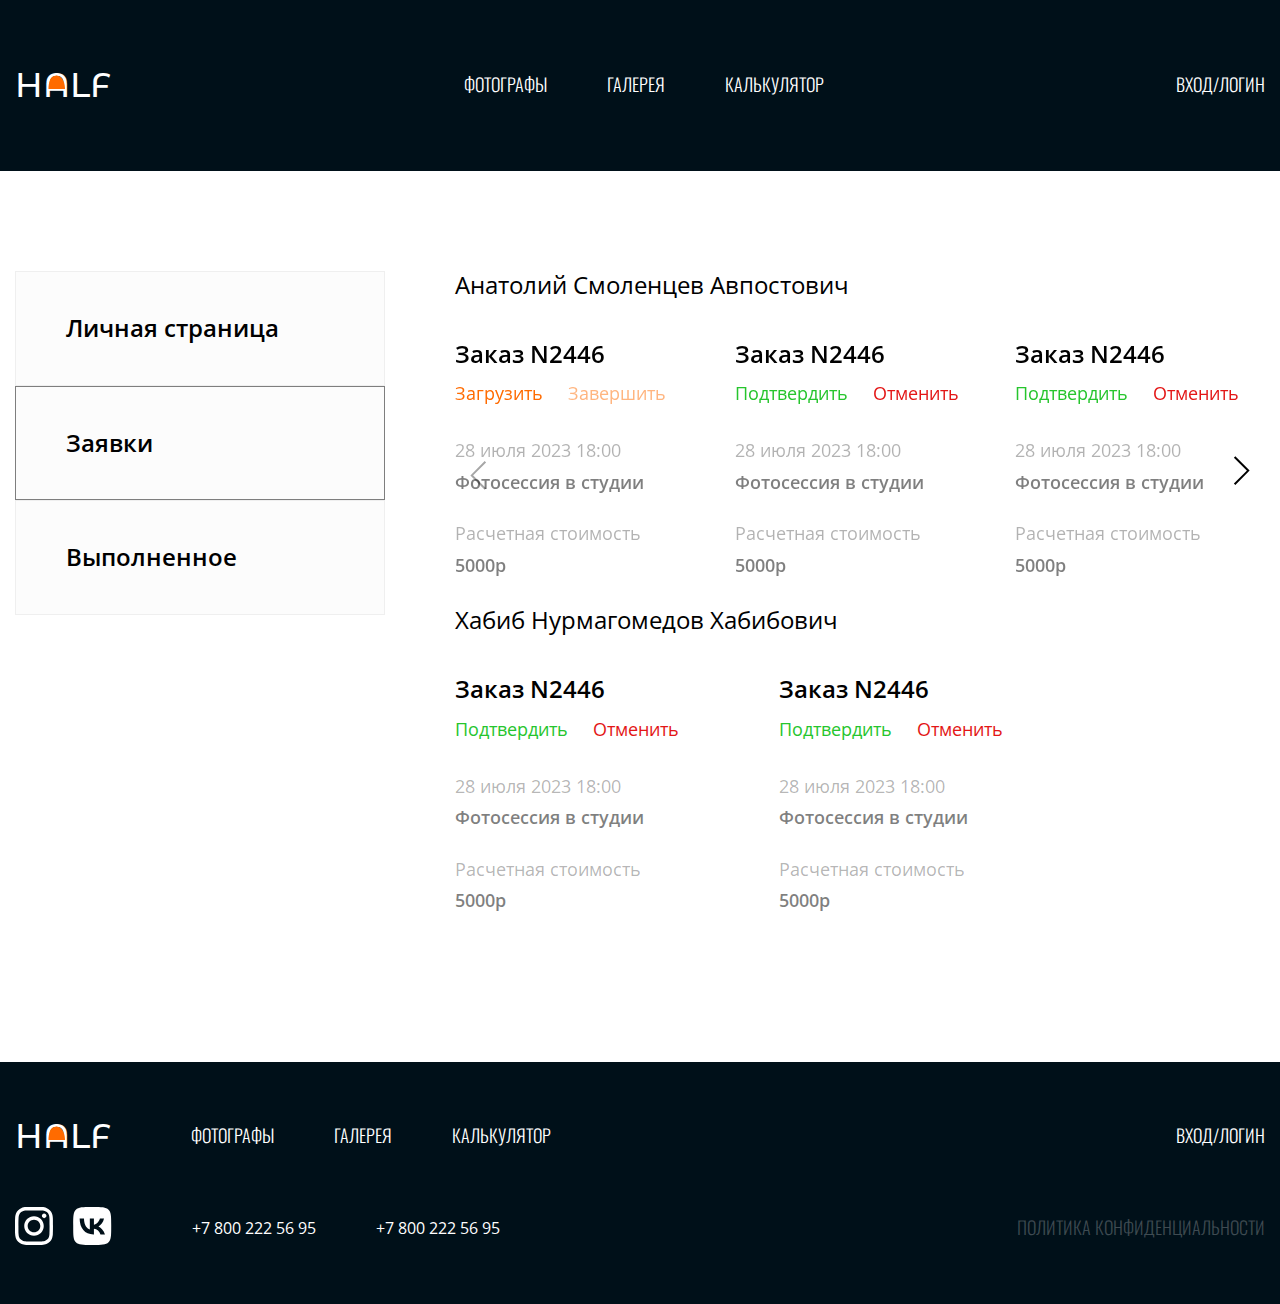
<file: photograph-admin-page-orders.html>
<!DOCTYPE html>
<html lang="en">

<head>
    <meta charset="UTF-8">
    <meta name="viewport" content="width=device-width, initial-scale=1.0">
    <title>HALF-ADMIN-orders</title>
    <link rel="preconnect" href="https://fonts.googleapis.com">
    <link rel="preconnect" href="https://fonts.gstatic.com" crossorigin>
    <link
        href="https://fonts.googleapis.com/css2?family=Inter&family=Montserrat+Alternates:wght@500&family=Open+Sans:wght@400;600;700&family=Oswald:wght@300;400&display=swap"
        rel="stylesheet">
    <link rel="stylesheet" href="https://cdn.jsdelivr.net/npm/swiper@11/swiper-bundle.min.css" />
    <link rel="stylesheet" href="./src/styles/style.css">
    <link rel="stylesheet" href="./src/styles/photograph.css">
    <link rel="stylesheet" href="./src/styles/orders-admin.css">
</head>

<body id="body" class="body">
    <header class="header">
        <div class="wrapper">
            <div class="header-content">
                <div class="logo">
                    <a href="./index.html">HALF</a>
                </div>
                <div class="nav-bar">
                    <nav class="nav">
                        <ol class="nav-bar-list">
                            <li class="nav-bar-item">
                                <a target="_blank" href="./photographers.html">
                                    Фотографы
                                </a>
                            </li>
                            <li class="nav-bar-item">
                                <a target="_blank" href="./gallery.html">
                                    Галерея
                                </a>
                            </li>
                            <li class="nav-bar-item">
                                <a target="_blank" href="./calc.html">
                                    Калькулятор
                                </a>
                            </li>
                        </ol>
                    </nav>
                </div>
                <div class="login">
                    <div class="sign-in-btn">
                        <div class="sign-in-btn">
                            <button class="singIn">Вход/логин</button>
                        </div>
                    </div>
                    <div class="sing-modal" id="singModal">
                        <div class="sing-modal-content">
                            <div class="tab-content active">
                                <div class="sing-Modal-title">
                                    Авторизация
                                </div>
                                <div class="sing-modal-form">
                                    <div class="sing-modal-login">
                                        <div class="sing-modal-login-title">
                                            Телефон или почта
                                        </div>
                                        <input type="email" placeholder="example@mail.com">
                                    </div>
                                    <div class="sing-modal-password">
                                        <div class="sing-modal-password-title">
                                            Пароль
                                        </div>
                                        <input type="password" placeholder="pass123">
                                    </div>
                                </div>
                                <div class="submit-button">
                                    <button id="login-submit">Войти</button>
                                </div>
                                <div class="sign-title">
                                    <button class="tabBtn">Регистрация</button>
                                </div>
                            </div>
                            <div class="tab-content">
                                <div class="sing-Modal-title reg-modal-title">
                                    Регистрация фотографа
                                </div>
                                <div class="reg-client">
                                    <button class="tabBtn">Регистрация клиента</button>
                                </div>
                                <div class="reg-modal-form">
                                    <form class="regForm" name="regFormPhotograph" action="#" method="POST">
                                        <div class="reg-form-email reg-input">
                                            <label for="email">Почта</label>
                                            <input type="email" name="regMail" placeholder="example@mail.com" required>
                                        </div>
                                        <div class="reg-form-NAME reg-input">
                                            <label for="name">Имя</label>
                                            <input type="name" name="regName" placeholder="Иван" required>
                                        </div>
                                        <div class="reg-form-password reg-input">
                                            <label for="password">Пароль</label>
                                            <input type="password" name="regPass" placeholder="pass123" required>
                                        </div>
                                        <div class="reg-form-surname reg-input">
                                            <label for="surname">Фамилия</label>
                                            <input type="name" name="regSurname" placeholder="Иванов" required>
                                        </div>
                                        <div class="reg-form-repeatPassword reg-input">
                                            <label for="password">Повторите пароль</label>
                                            <input type="password" name="regPass" placeholder="pass" required>
                                        </div>
                                        <div class="reg-form-last-name reg-input">
                                            <label for="lastName">Отчество</label>
                                            <input type="name" name="regLastName" placeholder="Иванов" required>
                                        </div>
                                        <div class="reg-form-last-name reg-input">
                                            <label for="tel">Телефон</label>
                                            <input type="tel" name="regTel" placeholder="+7 900 9000 90 90" required>
                                        </div>
                                        <div class="submit-btn reg-input">
                                            <input type="submit" value="Завершить" name="subBtn">
                                        </div>
                                    </form>
                                </div>
                                <div class="submit-button">
                                    <button id="login-submit">Войти</button>
                                </div>
                                <div class="sign-title">
                                    <button class="tabBtn">Авторизация</button>
                                </div>
                            </div>
                            <div class="tab-content">
                                <div class="sing-Modal-title reg-modal-title">
                                    Регистрация клиента
                                </div>
                                <div class="reg-client">
                                    <button class="tabBtn">Регистрация фотографа</button>
                                </div>
                                <div class="reg-modal-form">
                                    <form class="regForm" name="regFormClient" action="#" method="POST">
                                        <div class="reg-form-email reg-input">
                                            <label for="email">Почта</label>
                                            <input type="email" name="regMail" placeholder="example@mail.com" required>
                                        </div>
                                        <div class="reg-form-NAME reg-input">
                                            <label for="name">Имя</label>
                                            <input type="name" name="regName" placeholder="Иван" required>
                                        </div>
                                        <div class="reg-form-password reg-input">
                                            <label for="password">Пароль</label>
                                            <input type="password" name="regPass" placeholder="pass123" required>
                                        </div>
                                        <div class="reg-form-surname reg-input">
                                            <label for="surname">Фамилия</label>
                                            <input type="name" name="regSurname" placeholder="Иванов" required>
                                        </div>
                                        <div class="reg-form-repeatPassword reg-input">
                                            <label for="password">Повторите пароль</label>
                                            <input type="password" name="regPass" placeholder="pass" required>
                                        </div>
                                        <div class="reg-form-last-name reg-input">
                                            <label for="lastName">Отчество</label>
                                            <input type="name" name="regLastName" placeholder="Иванов" required>
                                        </div>
                                        <div class="reg-form-last-name reg-input">
                                            <label for="tel">Телефон</label>
                                            <input type="tel" name="regTel" placeholder="+7 900 9000 90 90" required>
                                        </div>
                                        <div class="submit-btn reg-input">
                                            <input type="submit" value="Завершить" name="subBtn">
                                        </div>
                                    </form>
                                </div>
                                <div class="submit-button">
                                    <button id="login-submit">Войти</button>
                                </div>
                                <div class="sign-title">
                                    <button class="tabBtn">Авторизация</button>
                                </div>
                            </div>
                            <div class="close-sign-btn">
                                <button id="closeSingIn">
                                    <svg xmlns="http://www.w3.org/2000/svg" width="17" height="17" viewBox="0 0 17 17"
                                        fill="none">
                                        <path
                                            d="M2.13161 0.717514L16.9808 15.5668L15.5666 16.981L0.717393 2.13173L2.13161 0.717514Z"
                                            fill="black" />
                                        <path
                                            d="M0.717393 15.5668L15.5666 0.717514L16.9808 2.13173L2.13161 16.981L0.717393 15.5668Z"
                                            fill="black" />
                                    </svg>
                                </button>
                            </div>
                        </div>
                    </div>
                </div>
            </div>
        </div>
    </header>
    <section class="photograph-main">
        <div class="wrapper">
            <div class="photograph-top">
                <div class="photograph-btns-aside">
                    <div class="photograph-btns-aside-about photograph-btn-aside">
                        <a href="./photograph-admin-page-main.html">Личная страница</a>
                    </div>
                    <div class="photograph-btns-aside-photo photograph-btn-aside">
                        <a href="./photograph-admin-page-orders.html">Заявки</a>
                    </div>
                    <div class="photograph-btns-aside-service-review photograph-btn-aside">
                        <a href="./photograph-admin-page-completed.html">Выполненное</a>
                    </div>
                </div>
                <div class="orders-list">
                    <div class="orders-list-item">
                        <div class="orders-item-name">
                            Анатолий Смоленцев Авпостович
                        </div>
                        <div class="orders-item-list-order">
                            <div class="swiper ordersSwiper">
                                <div class="swiper-wrapper">
                                    <div class="swiper-slide orders-slide">
                                        <div class="orders-item-list-order-item">
                                            <div class="list-order-item-title">
                                                Заказ N2446
                                            </div>
                                            <div class="list-order-item-action">
                                                <div class="list-order-item-action-download">
                                                    Загрузить
                                                </div>
                                                <div class="list-order-item-action-finish">
                                                    Завершить
                                                </div>
                                            </div>
                                            <div class="list-order-item-date">
                                                28 июля 2023 18:00
                                            </div>
                                            <div class="list-order-item-category">
                                                Фотосессия в студии
                                            </div>
                                            <div class="list-order-item-price">
                                                <div class="list-order-item-price-title">
                                                    Расчетная стоимость
                                                </div>
                                                <div class="list-order-item-price-number">5000р</div>
                                            </div>
                                        </div>
                                    </div>
                                    <div class="swiper-slide orders-slide">
                                        <div class="orders-item-list-order-item">
                                            <div class="list-order-item-title">
                                                Заказ N2446
                                            </div>
                                            <div class="list-order-item-action">
                                                <div class="list-order-item-action-confirm">
                                                    Подтвердить
                                                </div>
                                                <div class="list-order-item-action-cancel">
                                                    Отменить
                                                </div>
                                            </div>
                                            <div class="list-order-item-date">
                                                28 июля 2023 18:00
                                            </div>
                                            <div class="list-order-item-category">
                                                Фотосессия в студии
                                            </div>
                                            <div class="list-order-item-price">
                                                <div class="list-order-item-price-title">
                                                    Расчетная стоимость
                                                </div>
                                                <div class="list-order-item-price-number">5000р</div>
                                            </div>
                                        </div>
                                    </div>
                                    <div class="swiper-slide orders-slide">
                                        <div class="orders-item-list-order-item">
                                            <div class="list-order-item-title">
                                                Заказ N2446
                                            </div>
                                            <div class="list-order-item-action">
                                                <div class="list-order-item-action-confirm">
                                                    Подтвердить
                                                </div>
                                                <div class="list-order-item-action-cancel">
                                                    Отменить
                                                </div>
                                            </div>
                                            <div class="list-order-item-date">
                                                28 июля 2023 18:00
                                            </div>
                                            <div class="list-order-item-category">
                                                Фотосессия в студии
                                            </div>
                                            <div class="list-order-item-price">
                                                <div class="list-order-item-price-title">
                                                    Расчетная стоимость
                                                </div>
                                                <div class="list-order-item-price-number">5000р</div>
                                            </div>
                                        </div>
                                    </div>
                                    <div class="swiper-slide orders-slide">
                                        <div class="orders-item-list-order-item">
                                            <div class="list-order-item-title">
                                                Заказ N2446
                                            </div>
                                            <div class="list-order-item-action">
                                                <div class="list-order-item-action-download">
                                                    Загрузить
                                                </div>
                                                <div class="list-order-item-action-finish">
                                                    Завершить
                                                </div>
                                            </div>
                                            <div class="list-order-item-date">
                                                28 июля 2023 18:00
                                            </div>
                                            <div class="list-order-item-category">
                                                Фотосессия в студии
                                            </div>
                                            <div class="list-order-item-price">
                                                <div class="list-order-item-price-title">
                                                    Расчетная стоимость
                                                </div>
                                                <div class="list-order-item-price-number">5000р</div>
                                            </div>
                                        </div>
                                    </div>
                                    <div class="swiper-slide orders-slide">
                                        <div class="orders-item-list-order-item">
                                            <div class="list-order-item-title">
                                                Заказ N2446
                                            </div>
                                            <div class="list-order-item-action">
                                                <div class="list-order-item-action-confirm">
                                                    Подтвердить
                                                </div>
                                                <div class="list-order-item-action-cancel">
                                                    Отменить
                                                </div>
                                            </div>
                                            <div class="list-order-item-date">
                                                28 июля 2023 18:00
                                            </div>
                                            <div class="list-order-item-category">
                                                Фотосессия в студии
                                            </div>
                                            <div class="list-order-item-price">
                                                <div class="list-order-item-price-title">
                                                    Расчетная стоимость
                                                </div>
                                                <div class="list-order-item-price-number">5000р</div>
                                            </div>
                                        </div>
                                    </div>
                                    <div class="swiper-slide orders-slide">
                                        <div class="orders-item-list-order-item">
                                            <div class="list-order-item-title">
                                                Заказ N2446
                                            </div>
                                            <div class="list-order-item-action">
                                                <div class="list-order-item-action-confirm">
                                                    Подтвердить
                                                </div>
                                                <div class="list-order-item-action-cancel">
                                                    Отменить
                                                </div>
                                            </div>
                                            <div class="list-order-item-date">
                                                28 июля 2023 18:00
                                            </div>
                                            <div class="list-order-item-category">
                                                Фотосессия в студии
                                            </div>
                                            <div class="list-order-item-price">
                                                <div class="list-order-item-price-title">
                                                    Расчетная стоимость
                                                </div>
                                                <div class="list-order-item-price-number">5000р</div>
                                            </div>
                                        </div>
                                    </div>
                                </div>
                                <div class="swiper-button-next">
                                    <div class="arrow-right">
                                        <svg xmlns="http://www.w3.org/2000/svg" width="17" height="29" viewBox="0 0 17 29"
                                            fill="none">
                                            <path d="M1.60645 1L15.2129 14.6064L1.60645 28.2129" stroke="black"
                                                stroke-width="2" />
                                        </svg>
                                    </div>
                                </div>
                                <div class="swiper-button-prev">
                                    <div class="arrow-left">
                                        <svg xmlns="http://www.w3.org/2000/svg" width="17" height="29" viewBox="0 0 17 29"
                                            fill="none">
                                            <path d="M1.60645 1L15.2129 14.6064L1.60645 28.2129" stroke="black"
                                                stroke-width="2" />
                                        </svg>
                                    </div>
                                </div>
                            </div>

                        </div>
                        <div class="orders-list-item">
                            <div class="orders-item-name">
                                Хабиб Нурмагомедов Хабибович
                            </div>
                            <div class="orders-item-list-order">
                                <div class="orders-item-list-order-item">
                                    <div class="list-order-item-title">
                                        Заказ N2446
                                    </div>
                                    <div class="list-order-item-action">
                                        <div class="list-order-item-action-confirm">
                                            Подтвердить
                                        </div>
                                        <div class="list-order-item-action-cancel">
                                            Отменить
                                        </div>
                                    </div>
                                    <div class="list-order-item-date">
                                        28 июля 2023 18:00
                                    </div>
                                    <div class="list-order-item-category">
                                        Фотосессия в студии
                                    </div>
                                    <div class="list-order-item-price">
                                        <div class="list-order-item-price-title">
                                            Расчетная стоимость
                                        </div>
                                        <div class="list-order-item-price-number">5000р</div>
                                    </div>
                                </div>
                                <div class="orders-item-list-order-item">
                                    <div class="list-order-item-title">
                                        Заказ N2446
                                    </div>
                                    <div class="list-order-item-action">
                                        <div class="list-order-item-action-confirm">
                                            Подтвердить
                                        </div>
                                        <div class="list-order-item-action-cancel">
                                            Отменить
                                        </div>
                                    </div>
                                    <div class="list-order-item-date">
                                        28 июля 2023 18:00
                                    </div>
                                    <div class="list-order-item-category">
                                        Фотосессия в студии
                                    </div>
                                    <div class="list-order-item-price">
                                        <div class="list-order-item-price-title">
                                            Расчетная стоимость
                                        </div>
                                        <div class="list-order-item-price-number">5000р</div>
                                    </div>
                                </div>
                            </div>
                        </div>
                    </div>
                </div>
            </div>
    </section>
    <footer class="footer">
        <div class="wrapper">
            <div class="footer-content">
                <div class="footer-top">
                    <div class="footer-right">
                        <div class="logo">
                            <a href="./index.html">HALF</a>
                        </div>
                        <div class="nav-bar">
                            <nav class="nav">
                                <ol class="nav-bar-list">
                                    <li class="nav-bar-item">
                                        <a href="./photographers.html">
                                            Фотографы
                                        </a>
                                    </li>
                                    <li class="nav-bar-item">
                                        <a href="./gallery.html">
                                            Галерея
                                        </a>
                                    </li>
                                    <li class="nav-bar-item">
                                        <a href="./calc.html">
                                            Калькулятор
                                        </a>
                                    </li>
                                </ol>
                            </nav>
                        </div>
                    </div>
                    <div class="login">
                        <div class="sign-in-btn">
                            <button class="singIn">Вход/логин</button>
                        </div>
                    </div>
                </div>
                <div class="footer-bottom">
                    <div class="footer-contacts">
                        <div class="footer-social">
                            <div class="footer-insta">
                                <a href="#">
                                    <svg xmlns="http://www.w3.org/2000/svg" width="38" height="38" viewBox="0 0 38 38"
                                        fill="none">
                                        <path
                                            d="M19 3.42148C24.0766 3.42148 24.6777 3.44375 26.6742 3.53281C28.5297 3.61445 29.5316 3.92617 30.1996 4.18594C31.0828 4.52734 31.7211 4.94297 32.3816 5.60351C33.0496 6.27148 33.4578 6.90234 33.7992 7.78555C34.059 8.45351 34.3707 9.46289 34.4523 11.3109C34.5414 13.3148 34.5637 13.916 34.5637 18.9852C34.5637 24.0617 34.5414 24.6629 34.4523 26.6594C34.3707 28.5148 34.059 29.5168 33.7992 30.1848C33.4578 31.068 33.0422 31.7062 32.3816 32.3668C31.7137 33.0348 31.0828 33.443 30.1996 33.7844C29.5316 34.0441 28.5223 34.3559 26.6742 34.4375C24.6703 34.5266 24.0691 34.5488 19 34.5488C13.9234 34.5488 13.3223 34.5266 11.3258 34.4375C9.47031 34.3559 8.46836 34.0441 7.80039 33.7844C6.91719 33.443 6.2789 33.0273 5.61836 32.3668C4.95039 31.6988 4.54219 31.068 4.20078 30.1848C3.94101 29.5168 3.6293 28.5074 3.54766 26.6594C3.45859 24.6555 3.43633 24.0543 3.43633 18.9852C3.43633 13.9086 3.45859 13.3074 3.54766 11.3109C3.6293 9.45547 3.94101 8.45351 4.20078 7.78555C4.54219 6.90234 4.95781 6.26406 5.61836 5.60351C6.28633 4.93555 6.91719 4.52734 7.80039 4.18594C8.46836 3.92617 9.47773 3.61445 11.3258 3.53281C13.3223 3.44375 13.9234 3.42148 19 3.42148ZM19 0C13.8418 0 13.1961 0.0222656 11.1699 0.111328C9.15117 0.200391 7.76328 0.526953 6.56094 0.994531C5.30664 1.48437 4.24531 2.13008 3.19141 3.19141C2.13008 4.24531 1.48437 5.30664 0.994531 6.55351C0.526953 7.76328 0.200391 9.14375 0.111328 11.1625C0.0222656 13.1961 0 13.8418 0 19C0 24.1582 0.0222656 24.8039 0.111328 26.8301C0.200391 28.8488 0.526953 30.2367 0.994531 31.4391C1.48437 32.6934 2.13008 33.7547 3.19141 34.8086C4.24531 35.8625 5.30664 36.5156 6.55351 36.998C7.76328 37.4656 9.14375 37.7922 11.1625 37.8812C13.1887 37.9703 13.8344 37.9926 18.9926 37.9926C24.1508 37.9926 24.7965 37.9703 26.8226 37.8812C28.8414 37.7922 30.2293 37.4656 31.4316 36.998C32.6785 36.5156 33.7398 35.8625 34.7937 34.8086C35.8476 33.7547 36.5008 32.6934 36.9832 31.4465C37.4508 30.2367 37.7773 28.8562 37.8664 26.8375C37.9555 24.8113 37.9777 24.1656 37.9777 19.0074C37.9777 13.8492 37.9555 13.2035 37.8664 11.1773C37.7773 9.15859 37.4508 7.7707 36.9832 6.56836C36.5156 5.30664 35.8699 4.24531 34.8086 3.19141C33.7547 2.1375 32.6934 1.48437 31.4465 1.00195C30.2367 0.534375 28.8562 0.207812 26.8375 0.11875C24.8039 0.0222656 24.1582 0 19 0Z"
                                            fill="white" />
                                        <path
                                            d="M19 9.24023C13.6117 9.24023 9.24023 13.6117 9.24023 19C9.24023 24.3883 13.6117 28.7598 19 28.7598C24.3883 28.7598 28.7598 24.3883 28.7598 19C28.7598 13.6117 24.3883 9.24023 19 9.24023ZM19 25.3309C15.5043 25.3309 12.6691 22.4957 12.6691 19C12.6691 15.5043 15.5043 12.6691 19 12.6691C22.4957 12.6691 25.3309 15.5043 25.3309 19C25.3309 22.4957 22.4957 25.3309 19 25.3309Z"
                                            fill="white" />
                                        <path
                                            d="M31.4242 8.8542C31.4242 10.1159 30.4 11.1327 29.1457 11.1327C27.884 11.1327 26.8672 10.1085 26.8672 8.8542C26.8672 7.59248 27.8914 6.57568 29.1457 6.57568C30.4 6.57568 31.4242 7.5999 31.4242 8.8542Z"
                                            fill="white" />
                                    </svg>
                                </a>
                            </div>
                            <div class="footer-vk">
                                <a href="#">
                                    <svg xmlns="http://www.w3.org/2000/svg" width="39" height="38" viewBox="0 0 39 38"
                                        fill="none">
                                        <path fill-rule="evenodd" clip-rule="evenodd"
                                            d="M2.88115 2.67119C0.209961 5.34237 0.209961 9.64155 0.209961 18.24V19.76C0.209961 28.3584 0.209961 32.6576 2.88115 35.3288C5.55233 38 9.85151 38 18.45 38H19.97C28.5684 38 32.8676 38 35.5388 35.3288C38.21 32.6576 38.21 28.3584 38.21 19.76V18.24C38.21 9.64155 38.21 5.34237 35.5388 2.67119C32.8676 0 28.5684 0 19.97 0H18.45C9.85151 0 5.55233 0 2.88115 2.67119ZM6.62256 11.5584C6.82839 21.4384 11.7684 27.3759 20.4292 27.3759H20.9201V21.7234C24.1026 22.0401 26.5091 24.3676 27.475 27.3759H31.9717C30.7367 22.8792 27.4907 20.3934 25.4641 19.4434C27.4907 18.2717 30.3407 15.4217 31.0215 11.5584H26.9365C26.0498 14.6934 23.4218 17.5434 20.9201 17.8126V11.5584H16.835V22.5151C14.3016 21.8817 11.1034 18.8101 10.9609 11.5584H6.62256Z"
                                            fill="white" />
                                    </svg>
                                </a>
                            </div>
                        </div>
                        <div class="footer-tel">
                            <div class="tel">
                                <a href="+7 800 222 56 95">+7 800 222 56 95</a>
                            </div>
                            <div class="tel">
                                <a href="+7 800 222 56 95">+7 800 222 56 95</a>
                            </div>
                        </div>
                    </div>
                    <div class="footer-copyrights">
                        <a href="#">Политика конфиденциальности</a>
                    </div>
                </div>
            </div>
        </div>
    </footer>
    <script src="https://cdn.jsdelivr.net/npm/swiper@11/swiper-bundle.min.js"></script>
    <script src="./src/scripts/photograph-order.js"></script>
    <script src="./src/scripts/login.js"></script>
</body>

</html>
</file>
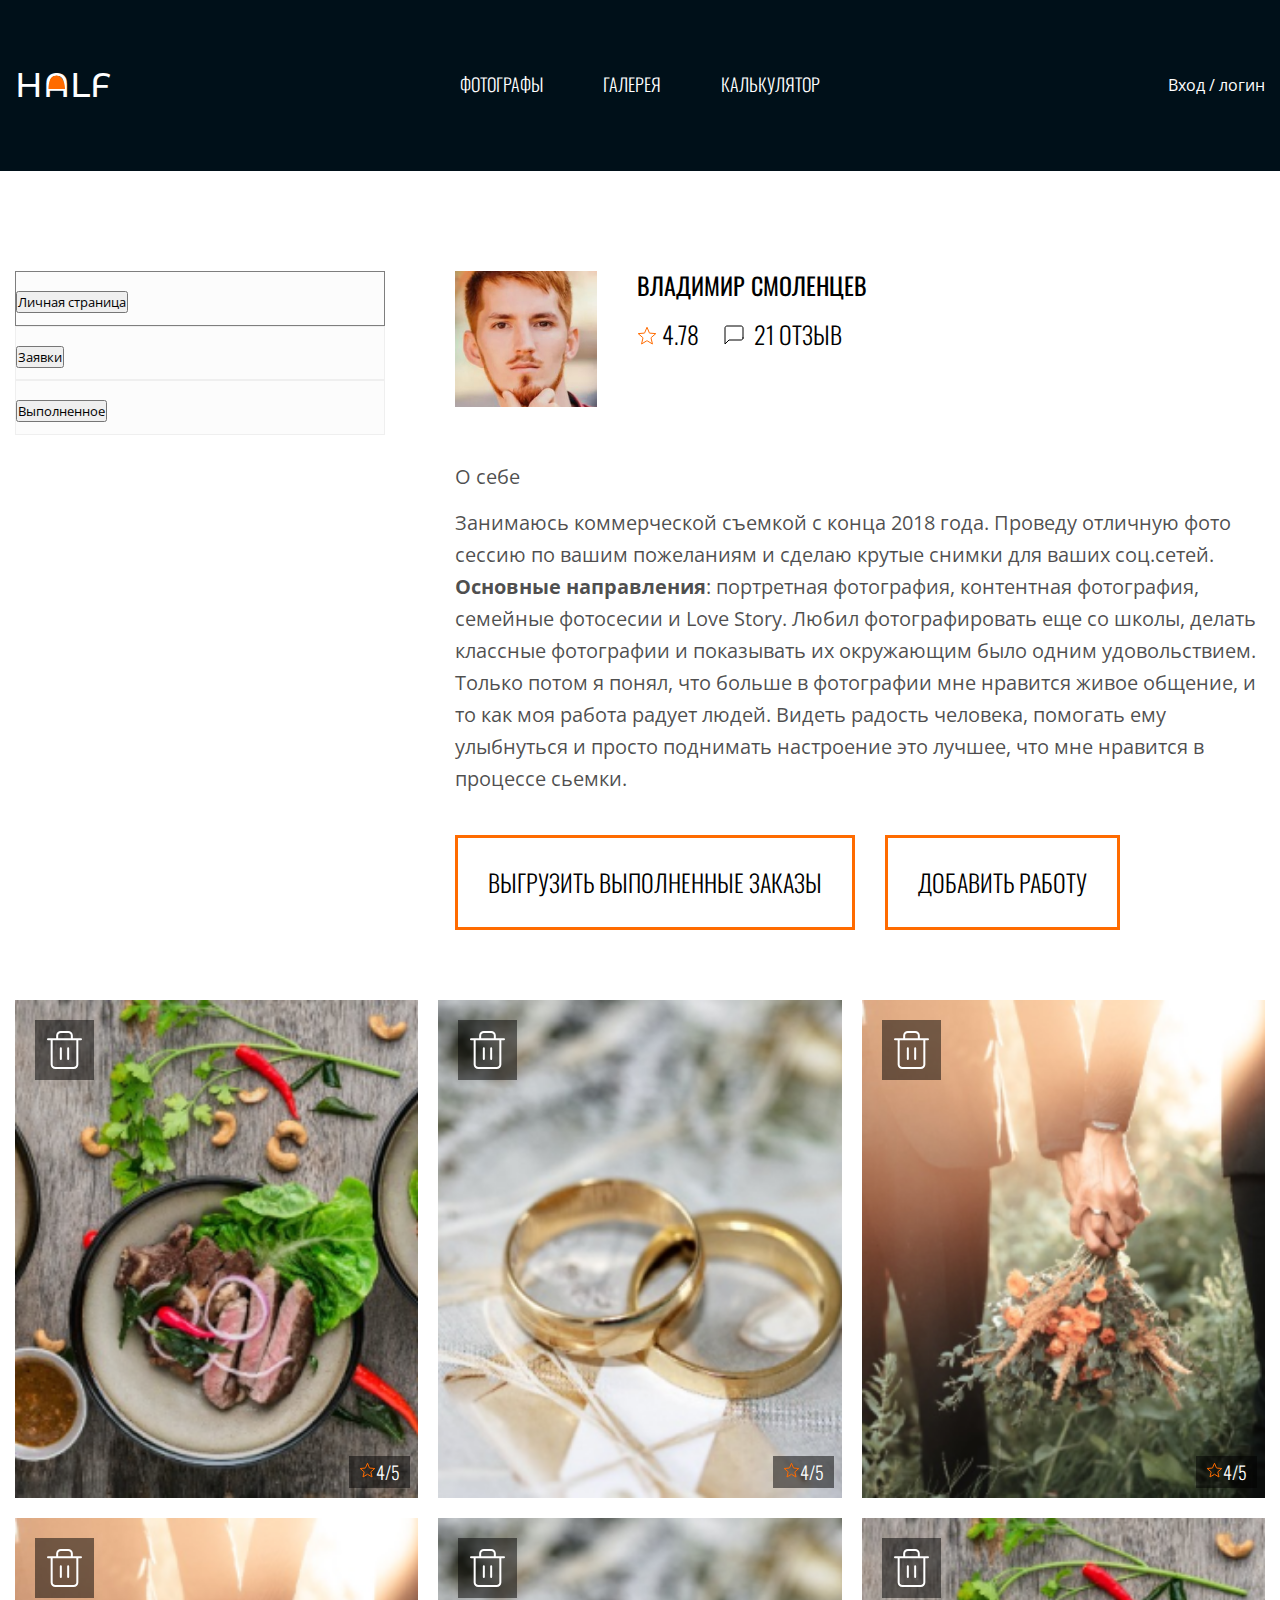
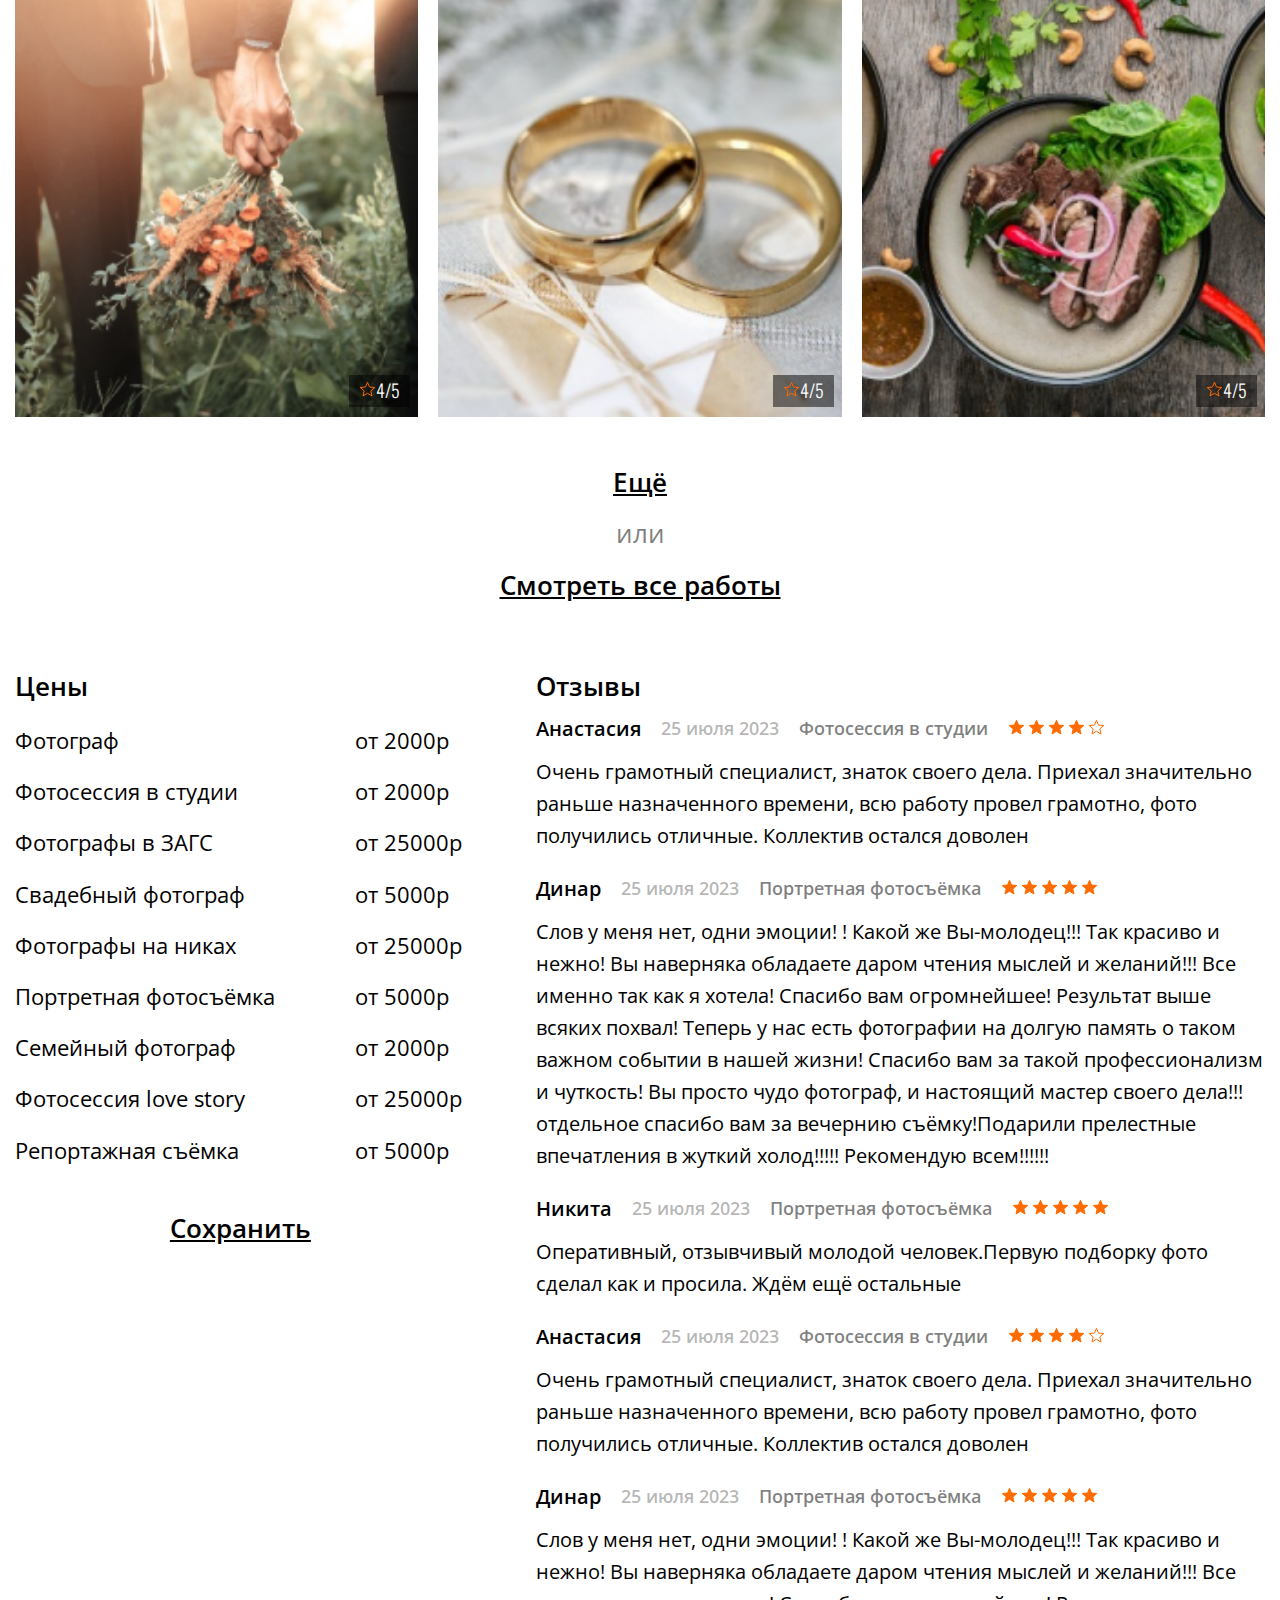
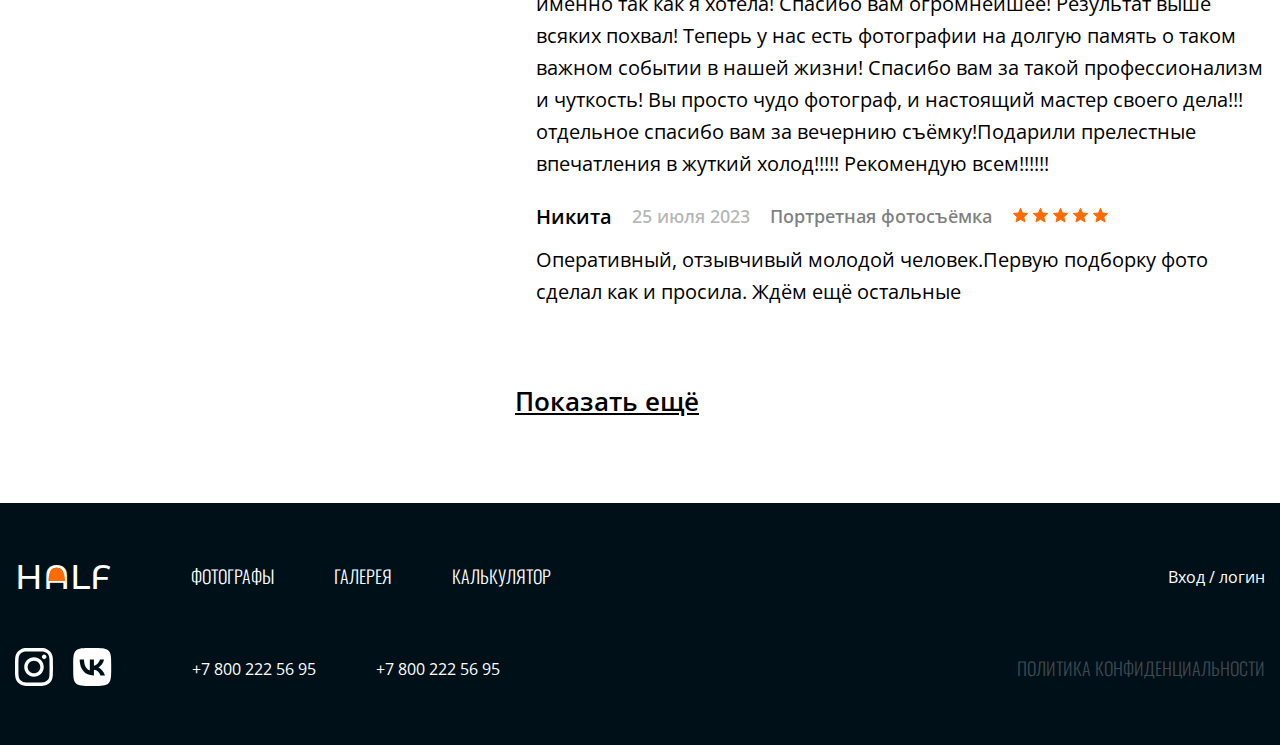
<file: photograph-admin-page.html>
<!DOCTYPE html>
<html lang="en">

<head>
    <meta charset="UTF-8">
    <meta name="viewport" content="width=device-width, initial-scale=1.0">
    <title>HALF-ADMIN</title>
    <link rel="preconnect" href="https://fonts.googleapis.com">
    <link rel="preconnect" href="https://fonts.gstatic.com" crossorigin>
    <link
        href="https://fonts.googleapis.com/css2?family=Inter&family=Montserrat+Alternates:wght@500&family=Open+Sans:wght@400;600;700&family=Oswald:wght@300;400&display=swap"
        rel="stylesheet">
    <link rel="stylesheet" href="https://cdn.jsdelivr.net/npm/swiper@11/swiper-bundle.min.css" />
    <link rel="stylesheet" href="./src/styles/style.css">
    <link rel="stylesheet" href="./src/styles/photograph.css">
    <link rel="stylesheet" href="./src/styles/photograph-admin.css">
</head>

<body id="body" class="body">
    <header class="header">
        <div class="wrapper">
            <div class="header-content">
                <div class="logo">
                    <a href="#">HALF</a>
                </div>
                <div class="nav-bar">
                    <nav class="nav">
                        <ol class="nav-bar-list">
                            <li class="nav-bar-item">
                                <a href="#">
                                    Фотографы
                                </a>
                            </li>
                            <li class="nav-bar-item">
                                <a href="#">
                                    Галерея
                                </a>
                            </li>
                            <li class="nav-bar-item">
                                <a href="#">
                                    Калькулятор
                                </a>
                            </li>
                        </ol>
                    </nav>
                </div>
                <div class="login">
                    <a href="#">
                        Вход / логин
                    </a>
                </div>
            </div>
        </div>
    </header>
    <section class="photograph-main">
        <div class="wrapper">
            <div class="photograph-top">
                <div class="photograph-btns-aside">
                    <div class="photograph-btns-aside-about photograph-btn-aside">
                        <button>Личная страница</button>
                    </div>
                    <div class="photograph-btns-aside-photo photograph-btn-aside">
                        <button>Заявки</button>
                    </div>
                    <div class="photograph-btns-aside-service-review photograph-btn-aside">
                        <button>Выполненное</button>
                    </div>
                </div>
                <div class="photograph-about">
                    <div class="photographers-item-header">
                        <div class="photographers-item-header-avatar">
                            <div class="photographers-item-img">
                                <img src="./src/images/photographers/photographer-avatar.png" alt="">
                            </div>
                            <div class="photographers-item-header-avatar-name-desc">
                                <div class="photographers-item-header-avatar-name-desc-name">
                                    Владимир Смоленцев
                                </div>
                                <div class="photographers-item-header-avatar-name-desc-raiting">
                                    <div class="photographers-item-rait">
                                        <div class="photographers-item-stars-rait-icon">
                                            <svg xmlns="http://www.w3.org/2000/svg" width="20" height="19"
                                                viewBox="0 0 20 19" fill="none">
                                                <path
                                                    d="M10.2584 14.8419L10 14.686L9.74163 14.8419L4.57422 17.9608L5.93708 12.0829L6.00507 11.7897L5.77773 11.5924L1.21987 7.63666L7.23296 7.11815L7.5327 7.0923L7.65025 6.81536L10 1.27966L12.3497 6.81536L12.4673 7.0923L12.767 7.11815L18.7786 7.63654L14.2126 11.5921L13.9845 11.7897L14.0531 12.0836L15.4239 17.9596L10.2584 14.8419Z"
                                                    stroke="#FF6B00" />
                                            </svg>
                                        </div>
                                        <div class="photographers-item-stars-rait-num">
                                            4.78
                                        </div>
                                    </div>
                                    <div class="photographers-item-reviews">
                                        <div class="photographers-item-reviews-icon">
                                            <svg xmlns="http://www.w3.org/2000/svg" width="20" height="20"
                                                viewBox="0 0 20 20" fill="none">
                                                <path
                                                    d="M19 13C19 13.5304 18.7893 14.0391 18.4142 14.4142C18.0391 14.7893 17.5304 15 17 15H5L1 19V3C1 2.46957 1.21071 1.96086 1.58579 1.58579C1.96086 1.21071 2.46957 1 3 1H17C17.5304 1 18.0391 1.21071 18.4142 1.58579C18.7893 1.96086 19 2.46957 19 3V13Z"
                                                    stroke="black" stroke-linecap="round" stroke-linejoin="round" />
                                            </svg>
                                        </div>
                                        <div class="photographers-item-reviews-num">
                                            21 отзыв
                                        </div>
                                    </div>
                                </div>
                            </div>
                        </div>
                    </div>
                    <div class="photograph-about-desc">
                        <div class="photograph-about-desc-title">
                            О себе
                        </div>
                        <div class="photograph-about-desc-text">
                            Занимаюсь коммерческой съемкой с конца 2018 года. Проведу отличную фото сессию по вашим
                            пожеланиям и сделаю крутые снимки для ваших соц.сетей.
                            <span>Основные направления</span>: портретная фотография, контентная фотография, семейные
                            фотосесии и
                            Love Story.
                            Любил фотографировать еще со школы, делать классные фотографии и показывать их окружающим
                            было одним удовольствием. Только потом я понял, что больше в фотографии мне нравится живое
                            общение, и то как моя работа радует людей. Видеть радость человека, помогать ему улыбнуться
                            и просто поднимать настроение это лучшее, что мне нравится в процессе сьемки.
                        </div>
                    </div>
                    <div class="reserv-button">
                        <button id="show-completed-orders">Выгрузить выполненные заказы</button>
                        <button>Добавить работу</button>
                    </div>
                    <div class="completed-orders-modal">
                        <div class="completed-orders-modal-content">
                            <div class="completed-order-list">
                                <div class="completed-order-list-item">
                                    <div class="completed-orders-modal-name">
                                        Анатолий Смоленцев Авпостович
                                    </div>
                                    <div class="completed-orders-modal-order-list">
                                        <div class="completed-orders-modal-order-list-item">
                                            <div class="completed-order-item-checkbox">
                                                <svg xmlns="http://www.w3.org/2000/svg" width="17" height="17" viewBox="0 0 17 17" fill="none">
                                                    <rect x="0.5" y="0.5" width="16" height="16" stroke="black"/>
                                                    <rect x="3" y="3" width="11" height="11" fill="#FF6B00"/>
                                                  </svg>
                                            </div>
                                            <div class="completed-order-item-main">
                                                <div class="completed-order-item-title">
                                                    Заказ N2446
                                                </div>
                                                <div class="completed-order-item-material">
                                                    <a href="#">Материал</a>
                                                </div>
                                                <div class="completed-order-item-date">
                                                    28 июля 2023 18:00
                                                </div>
                                                <div class="completed-order-item-category">
                                                    Фотосессия в студии
                                                </div>
                                                <div class="completed-order-item-price">
                                                    <div class="completed-order-item-price-title">
                                                        Расчетная стоимость
                                                    </div>
                                                    <div class="completed-order-item-price-number">
                                                        5000р
                                                    </div>
                                                </div>
                                            </div>
                                        </div>
                                        <div class="completed-orders-modal-order-list-item">
                                            <div class="completed-order-item-checkbox">
                                                <svg xmlns="http://www.w3.org/2000/svg" width="17" height="17" viewBox="0 0 17 17" fill="none">
                                                    <rect x="0.5" y="0.5" width="16" height="16" stroke="black"/>
                                                  </svg>
                                            </div>
                                            <div class="completed-order-item-main">
                                                <div class="completed-order-item-title">
                                                    Заказ N2446
                                                </div>
                                                <div class="completed-order-item-material">
                                                    <a href="#">Материал</a>
                                                </div>
                                                <div class="completed-order-item-date">
                                                    28 июля 2023 18:00
                                                </div>
                                                <div class="completed-order-item-category">
                                                    Фотосессия в студии
                                                </div>
                                                <div class="completed-order-item-price">
                                                    <div class="completed-order-item-price-title">
                                                        Расчетная стоимость
                                                    </div>
                                                    <div class="completed-order-item-price-number">
                                                        5000р
                                                    </div>
                                                </div>
                                            </div>
                                        </div>
                                    </div>
                                </div>
                                <div class="completed-order-list-item">
                                    <div class="completed-orders-modal-name">
                                        Хабиб Нурмагомедов Хабибович
                                    </div>
                                    <div class="completed-orders-modal-order-list">
                                        <div class="completed-orders-modal-order-list-item">
                                            <div class="completed-order-item-checkbox">
                                                <svg xmlns="http://www.w3.org/2000/svg" width="17" height="17" viewBox="0 0 17 17" fill="none">
                                                    <rect x="0.5" y="0.5" width="16" height="16" stroke="black"/>
                                                    <rect x="3" y="3" width="11" height="11" fill="#FF6B00"/>
                                                  </svg>
                                            </div>
                                            <div class="completed-order-item-main">
                                                <div class="completed-order-item-title">
                                                    Заказ N2446
                                                </div>
                                                <div class="completed-order-item-material">
                                                    <a href="#">Материал</a>
                                                </div>
                                                <div class="completed-order-item-date">
                                                    28 июля 2023 18:00
                                                </div>
                                                <div class="completed-order-item-category">
                                                    Фотосессия в студии
                                                </div>
                                                <div class="completed-order-item-price">
                                                    <div class="completed-order-item-price-title">
                                                        Расчетная стоимость
                                                    </div>
                                                    <div class="completed-order-item-price-number">
                                                        5000р
                                                    </div>
                                                </div>
                                            </div>
                                        </div>
                                    </div>
                                </div>
                            </div>

                            <div class="btn-close-modal">
                                <button id="close-modal">
                                    <svg xmlns="http://www.w3.org/2000/svg" width="20" height="20" viewBox="0 0 17 17"
                                        fill="none">
                                        <path
                                            d="M2.13161 0.717514L16.9808 15.5668L15.5666 16.981L0.717393 2.13173L2.13161 0.717514Z"
                                            fill="black" />
                                        <path
                                            d="M0.717393 15.5668L15.5666 0.717514L16.9808 2.13173L2.13161 16.981L0.717393 15.5668Z"
                                            fill="black" />
                                    </svg>
                                </button>
                            </div>
                        </div>
                    </div>
                </div>
            </div>
        </div>
    </section>
    <section class="photograph-photo">
        <div class="wrapper">
            <ol class="photograph-photo-list">
                <li class="photograph-photo-item">
                    <img src="./src/images/photographers/photos/photo1.png" alt="">
                    <div class="photograph-photo-star">
                        <div class="photograph-photo-star-icon">
                            <svg xmlns="http://www.w3.org/2000/svg" width="17" height="16" viewBox="0 0 17 16"
                                fill="none">
                                <path
                                    d="M8.7566 12.4298L8.5 12.2764L8.2434 12.4298L4.00259 14.9656L5.11934 10.1939L5.18846 9.89862L4.95848 9.70088L1.22848 6.49371L6.15406 6.07292L6.45295 6.04739L6.57109 5.77165L8.5 1.2696L10.4289 5.77165L10.547 6.04739L10.8459 6.07292L15.77 6.49359L12.0334 9.70058L11.8026 9.89862L11.8723 10.1946L12.9955 14.9645L8.7566 12.4298Z"
                                    stroke="#FF6B00" />
                            </svg>
                        </div>
                        <div class="photograph-photo-star-num">
                            4/5
                        </div>
                    </div>
                    <div class="photograph-photo-delete">
                        <svg xmlns="http://www.w3.org/2000/svg" width="59" height="60" viewBox="0 0 59 60" fill="none">
                            <rect width="59" height="60" fill="black" fill-opacity="0.5"/>
                            <path d="M13 19.2H16.6667M16.6667 19.2H46M16.6667 19.2V44.4C16.6667 45.3548 17.053 46.2705 17.7406 46.9456C18.4282 47.6207 19.3609 48 20.3333 48H38.6667C39.6391 48 40.5718 47.6207 41.2594 46.9456C41.947 46.2705 42.3333 45.3548 42.3333 44.4V19.2M22.1667 19.2V15.6C22.1667 14.6452 22.553 13.7295 23.2406 13.0544C23.9282 12.3793 24.8609 12 25.8333 12H33.1667C34.1391 12 35.0718 12.3793 35.7594 13.0544C36.447 13.7295 36.8333 14.6452 36.8333 15.6V19.2M25.8333 28.2V39M33.1667 28.2V39" stroke="white" stroke-width="2" stroke-linecap="round" stroke-linejoin="round"/>
                          </svg>
                    </div>
                </li>
                <li class="photograph-photo-item">
                    <img src="./src/images/photographers/photos/photo2.png" alt="">
                    <div class="photograph-photo-star">
                        <div class="photograph-photo-star-icon">
                            <svg xmlns="http://www.w3.org/2000/svg" width="17" height="16" viewBox="0 0 17 16"
                                fill="none">
                                <path
                                    d="M8.7566 12.4298L8.5 12.2764L8.2434 12.4298L4.00259 14.9656L5.11934 10.1939L5.18846 9.89862L4.95848 9.70088L1.22848 6.49371L6.15406 6.07292L6.45295 6.04739L6.57109 5.77165L8.5 1.2696L10.4289 5.77165L10.547 6.04739L10.8459 6.07292L15.77 6.49359L12.0334 9.70058L11.8026 9.89862L11.8723 10.1946L12.9955 14.9645L8.7566 12.4298Z"
                                    stroke="#FF6B00" />
                            </svg>
                        </div>
                        <div class="photograph-photo-star-num">
                            4/5
                        </div>
                    </div>
                    <div class="photograph-photo-delete">
                        <svg xmlns="http://www.w3.org/2000/svg" width="59" height="60" viewBox="0 0 59 60" fill="none">
                            <rect width="59" height="60" fill="black" fill-opacity="0.5"/>
                            <path d="M13 19.2H16.6667M16.6667 19.2H46M16.6667 19.2V44.4C16.6667 45.3548 17.053 46.2705 17.7406 46.9456C18.4282 47.6207 19.3609 48 20.3333 48H38.6667C39.6391 48 40.5718 47.6207 41.2594 46.9456C41.947 46.2705 42.3333 45.3548 42.3333 44.4V19.2M22.1667 19.2V15.6C22.1667 14.6452 22.553 13.7295 23.2406 13.0544C23.9282 12.3793 24.8609 12 25.8333 12H33.1667C34.1391 12 35.0718 12.3793 35.7594 13.0544C36.447 13.7295 36.8333 14.6452 36.8333 15.6V19.2M25.8333 28.2V39M33.1667 28.2V39" stroke="white" stroke-width="2" stroke-linecap="round" stroke-linejoin="round"/>
                          </svg>
                    </div>
                </li>
                <li class="photograph-photo-item">
                    <img src="./src/images/photographers/photos/photo3.png" alt="">
                    <div class="photograph-photo-star">
                        <div class="photograph-photo-star-icon">
                            <svg xmlns="http://www.w3.org/2000/svg" width="17" height="16" viewBox="0 0 17 16"
                                fill="none">
                                <path
                                    d="M8.7566 12.4298L8.5 12.2764L8.2434 12.4298L4.00259 14.9656L5.11934 10.1939L5.18846 9.89862L4.95848 9.70088L1.22848 6.49371L6.15406 6.07292L6.45295 6.04739L6.57109 5.77165L8.5 1.2696L10.4289 5.77165L10.547 6.04739L10.8459 6.07292L15.77 6.49359L12.0334 9.70058L11.8026 9.89862L11.8723 10.1946L12.9955 14.9645L8.7566 12.4298Z"
                                    stroke="#FF6B00" />
                            </svg>
                        </div>
                        <div class="photograph-photo-star-num">
                            4/5
                        </div>
                    </div>
                    <div class="photograph-photo-delete">
                        <svg xmlns="http://www.w3.org/2000/svg" width="59" height="60" viewBox="0 0 59 60" fill="none">
                            <rect width="59" height="60" fill="black" fill-opacity="0.5"/>
                            <path d="M13 19.2H16.6667M16.6667 19.2H46M16.6667 19.2V44.4C16.6667 45.3548 17.053 46.2705 17.7406 46.9456C18.4282 47.6207 19.3609 48 20.3333 48H38.6667C39.6391 48 40.5718 47.6207 41.2594 46.9456C41.947 46.2705 42.3333 45.3548 42.3333 44.4V19.2M22.1667 19.2V15.6C22.1667 14.6452 22.553 13.7295 23.2406 13.0544C23.9282 12.3793 24.8609 12 25.8333 12H33.1667C34.1391 12 35.0718 12.3793 35.7594 13.0544C36.447 13.7295 36.8333 14.6452 36.8333 15.6V19.2M25.8333 28.2V39M33.1667 28.2V39" stroke="white" stroke-width="2" stroke-linecap="round" stroke-linejoin="round"/>
                          </svg>
                    </div>
                </li>
                <li class="photograph-photo-item">
                    <img src="./src/images/photographers/photos/photo3.png" alt="">
                    <div class="photograph-photo-star">
                        <div class="photograph-photo-star-icon">
                            <svg xmlns="http://www.w3.org/2000/svg" width="17" height="16" viewBox="0 0 17 16"
                                fill="none">
                                <path
                                    d="M8.7566 12.4298L8.5 12.2764L8.2434 12.4298L4.00259 14.9656L5.11934 10.1939L5.18846 9.89862L4.95848 9.70088L1.22848 6.49371L6.15406 6.07292L6.45295 6.04739L6.57109 5.77165L8.5 1.2696L10.4289 5.77165L10.547 6.04739L10.8459 6.07292L15.77 6.49359L12.0334 9.70058L11.8026 9.89862L11.8723 10.1946L12.9955 14.9645L8.7566 12.4298Z"
                                    stroke="#FF6B00" />
                            </svg>
                        </div>
                        <div class="photograph-photo-star-num">
                            4/5
                        </div>
                    </div>
                    <div class="photograph-photo-delete">
                        <svg xmlns="http://www.w3.org/2000/svg" width="59" height="60" viewBox="0 0 59 60" fill="none">
                            <rect width="59" height="60" fill="black" fill-opacity="0.5"/>
                            <path d="M13 19.2H16.6667M16.6667 19.2H46M16.6667 19.2V44.4C16.6667 45.3548 17.053 46.2705 17.7406 46.9456C18.4282 47.6207 19.3609 48 20.3333 48H38.6667C39.6391 48 40.5718 47.6207 41.2594 46.9456C41.947 46.2705 42.3333 45.3548 42.3333 44.4V19.2M22.1667 19.2V15.6C22.1667 14.6452 22.553 13.7295 23.2406 13.0544C23.9282 12.3793 24.8609 12 25.8333 12H33.1667C34.1391 12 35.0718 12.3793 35.7594 13.0544C36.447 13.7295 36.8333 14.6452 36.8333 15.6V19.2M25.8333 28.2V39M33.1667 28.2V39" stroke="white" stroke-width="2" stroke-linecap="round" stroke-linejoin="round"/>
                          </svg>
                    </div>
                </li>
                <li class="photograph-photo-item">
                    <img src="./src/images/photographers/photos/photo2.png" alt="">
                    <div class="photograph-photo-star">
                        <div class="photograph-photo-star-icon">
                            <svg xmlns="http://www.w3.org/2000/svg" width="17" height="16" viewBox="0 0 17 16"
                                fill="none">
                                <path
                                    d="M8.7566 12.4298L8.5 12.2764L8.2434 12.4298L4.00259 14.9656L5.11934 10.1939L5.18846 9.89862L4.95848 9.70088L1.22848 6.49371L6.15406 6.07292L6.45295 6.04739L6.57109 5.77165L8.5 1.2696L10.4289 5.77165L10.547 6.04739L10.8459 6.07292L15.77 6.49359L12.0334 9.70058L11.8026 9.89862L11.8723 10.1946L12.9955 14.9645L8.7566 12.4298Z"
                                    stroke="#FF6B00" />
                            </svg>
                        </div>
                        <div class="photograph-photo-star-num">
                            4/5
                        </div>
                    </div>
                    <div class="photograph-photo-delete">
                        <svg xmlns="http://www.w3.org/2000/svg" width="59" height="60" viewBox="0 0 59 60" fill="none">
                            <rect width="59" height="60" fill="black" fill-opacity="0.5"/>
                            <path d="M13 19.2H16.6667M16.6667 19.2H46M16.6667 19.2V44.4C16.6667 45.3548 17.053 46.2705 17.7406 46.9456C18.4282 47.6207 19.3609 48 20.3333 48H38.6667C39.6391 48 40.5718 47.6207 41.2594 46.9456C41.947 46.2705 42.3333 45.3548 42.3333 44.4V19.2M22.1667 19.2V15.6C22.1667 14.6452 22.553 13.7295 23.2406 13.0544C23.9282 12.3793 24.8609 12 25.8333 12H33.1667C34.1391 12 35.0718 12.3793 35.7594 13.0544C36.447 13.7295 36.8333 14.6452 36.8333 15.6V19.2M25.8333 28.2V39M33.1667 28.2V39" stroke="white" stroke-width="2" stroke-linecap="round" stroke-linejoin="round"/>
                          </svg>
                    </div>
                </li>
                <li class="photograph-photo-item">
                    <img src="./src/images/photographers/photos/photo1.png" alt="">
                    <div class="photograph-photo-star">
                        <div class="photograph-photo-star-icon">
                            <svg xmlns="http://www.w3.org/2000/svg" width="17" height="16" viewBox="0 0 17 16"
                                fill="none">
                                <path
                                    d="M8.7566 12.4298L8.5 12.2764L8.2434 12.4298L4.00259 14.9656L5.11934 10.1939L5.18846 9.89862L4.95848 9.70088L1.22848 6.49371L6.15406 6.07292L6.45295 6.04739L6.57109 5.77165L8.5 1.2696L10.4289 5.77165L10.547 6.04739L10.8459 6.07292L15.77 6.49359L12.0334 9.70058L11.8026 9.89862L11.8723 10.1946L12.9955 14.9645L8.7566 12.4298Z"
                                    stroke="#FF6B00" />
                            </svg>
                        </div>
                        <div class="photograph-photo-star-num">
                            4/5
                        </div>
                    </div>
                    <div class="photograph-photo-delete">
                        <svg xmlns="http://www.w3.org/2000/svg" width="59" height="60" viewBox="0 0 59 60" fill="none">
                            <rect width="59" height="60" fill="black" fill-opacity="0.5"/>
                            <path d="M13 19.2H16.6667M16.6667 19.2H46M16.6667 19.2V44.4C16.6667 45.3548 17.053 46.2705 17.7406 46.9456C18.4282 47.6207 19.3609 48 20.3333 48H38.6667C39.6391 48 40.5718 47.6207 41.2594 46.9456C41.947 46.2705 42.3333 45.3548 42.3333 44.4V19.2M22.1667 19.2V15.6C22.1667 14.6452 22.553 13.7295 23.2406 13.0544C23.9282 12.3793 24.8609 12 25.8333 12H33.1667C34.1391 12 35.0718 12.3793 35.7594 13.0544C36.447 13.7295 36.8333 14.6452 36.8333 15.6V19.2M25.8333 28.2V39M33.1667 28.2V39" stroke="white" stroke-width="2" stroke-linecap="round" stroke-linejoin="round"/>
                          </svg>
                    </div>
                </li>
            </ol>
            <div class="watch-all-works">
                <div class="more">
                    <a href="#">
                        Ещё
                    </a>
                </div>
                <div class="or">
                    или
                </div>
                <div class="look-all-works">
                    <button id="all-works">Смотреть все работы</button>
                </div>
                <div class="all-works-modal">
                    <div class="all-works-modal-content">
                        <div class="all-works-modal-title">
                            Все фотографии
                        </div>
                        <div class="all-works-modal-photo-list">
                            <div class="all-works-modal-photo-item">
                                <img src="./src/images/photographers/photos/photo1.png" alt="">
                            </div>
                            <div class="all-works-modal-photo-item">
                                <img src="./src/images/photographers/photos/photo2.png" alt="">
                            </div>
                            <div class="all-works-modal-photo-item">
                                <img src="./src/images/photographers/photos/photo3.png" alt="">
                            </div>
                            <div class="all-works-modal-photo-item">
                                <img src="./src/images/photographers/photos/photo1.png" alt="">
                            </div>
                            <div class="all-works-modal-photo-item">
                                <img src="./src/images/photographers/photos/photo2.png" alt="">
                            </div>
                            <div class="all-works-modal-photo-item">
                                <img src="./src/images/photographers/photos/photo3.png" alt="">
                            </div>
                            <div class="all-works-modal-photo-item">
                                <img src="./src/images/photographers/photos/photo1.png" alt="">
                            </div>
                            <div class="all-works-modal-photo-item">
                                <img src="./src/images/photographers/photos/photo2.png" alt="">
                            </div>
                            <div class="all-works-modal-photo-item">
                                <img src="./src/images/photographers/photos/photo3.png" alt="">
                            </div>
                            <div class="all-works-modal-photo-item">
                                <img src="./src/images/photographers/photos/photo1.png" alt="">
                            </div>
                            <div class="all-works-modal-photo-item">
                                <img src="./src/images/photographers/photos/photo2.png" alt="">
                            </div>
                            <div class="all-works-modal-photo-item">
                                <img src="./src/images/photographers/photos/photo3.png" alt="">
                            </div>
                            <div class="all-works-modal-photo-item">
                                <img src="./src/images/photographers/photos/photo1.png" alt="">
                            </div>
                            <div class="all-works-modal-photo-item">
                                <img src="./src/images/photographers/photos/photo2.png" alt="">
                            </div>
                            <div class="all-works-modal-photo-item">
                                <img src="./src/images/photographers/photos/photo3.png" alt="">
                            </div>
                            <div class="all-works-modal-photo-item">
                                <img src="./src/images/photographers/photos/photo1.png" alt="">
                            </div>
                            <div class="all-works-modal-photo-item">
                                <img src="./src/images/photographers/photos/photo2.png" alt="">
                            </div>
                            <div class="all-works-modal-photo-item">
                                <img src="./src/images/photographers/photos/photo3.png" alt="">
                            </div>
                            <div class="all-works-modal-photo-item">
                                <img src="./src/images/photographers/photos/photo1.png" alt="">
                            </div>
                            <div class="all-works-modal-photo-item">
                                <img src="./src/images/photographers/photos/photo2.png" alt="">
                            </div>
                            <div class="all-works-modal-photo-item">
                                <img src="./src/images/photographers/photos/photo3.png" alt="">
                            </div>
                            <div class="all-works-modal-photo-item">
                                <img src="./src/images/photographers/photos/photo1.png" alt="">
                            </div>
                        </div>
                        <div class="btn-close-modal">
                            <button id="close-modal">
                                <svg xmlns="http://www.w3.org/2000/svg" width="20" height="20" viewBox="0 0 17 17"
                                    fill="none">
                                    <path
                                        d="M2.13161 0.717514L16.9808 15.5668L15.5666 16.981L0.717393 2.13173L2.13161 0.717514Z"
                                        fill="black" />
                                    <path
                                        d="M0.717393 15.5668L15.5666 0.717514L16.9808 2.13173L2.13161 16.981L0.717393 15.5668Z"
                                        fill="black" />
                                </svg>
                            </button>
                        </div>
                    </div>
                </div>
            </div>
        </div>
    </section>
    <section class="price-and-reviews">
        <div class="wrapper">
            <div class="price-and-reviews-content">
                <div class="price-and-reviews-aside-price">
                    <div class="price-and-reviews-aside-price-title">
                        Цены
                    </div>
                    <div class="price-and-reviews-aside-price-main">
                        <div class="price-and-reviews-aside-price-main-service-list">
                            <div class="price-and-reviews-aside-price-main-service-item">
                                Фотограф
                            </div>
                            <div class="price-and-reviews-aside-price-main-service-item">
                                Фотосессия в студии
                            </div>
                            <div class="price-and-reviews-aside-price-main-service-item">
                                Фотографы в ЗАГС
                            </div>
                            <div class="price-and-reviews-aside-price-main-service-item">
                                Свадебный фотограф
                            </div>
                            <div class="price-and-reviews-aside-price-main-service-item">
                                Фотографы на никах
                            </div>
                            <div class="price-and-reviews-aside-price-main-service-item">
                                Портретная фотосъёмка
                            </div>
                            <div class="price-and-reviews-aside-price-main-service-item">
                                Семейный фотограф
                            </div>
                            <div class="price-and-reviews-aside-price-main-service-item">
                                Фотосессия love story
                            </div>
                            <div class="price-and-reviews-aside-price-main-service-item">
                                Репортажная съёмка
                            </div>
                        </div>
                        <div class="price-and-reviews-aside-price-main-price-list">
                            <div class="price-and-reviews-aside-price-main-price-item">
                                от 2000р
                            </div>
                            <div class="price-and-reviews-aside-price-main-price-item">
                                от 2000р
                            </div>
                            <div class="price-and-reviews-aside-price-main-price-item">
                                от 25000р
                            </div>
                            <div class="price-and-reviews-aside-price-main-price-item">
                                от 5000р
                            </div>
                            <div class="price-and-reviews-aside-price-main-price-item">
                                от 25000р
                            </div>
                            <div class="price-and-reviews-aside-price-main-price-item">
                                от 5000р
                            </div>
                            <div class="price-and-reviews-aside-price-main-price-item">
                                от 2000р
                            </div>
                            <div class="price-and-reviews-aside-price-main-price-item">
                                от 25000р
                            </div>
                            <div class="price-and-reviews-aside-price-main-price-item">
                                от 5000р
                            </div>
                        </div>
                    </div>
                    <div class="price-and-reviews-aside-price-main-save">
                        <button>Сохранить</button>
                    </div>
                </div>
                <div class="price-and-reviews-aside-price-reviews">
                    <div class="price-and-reviews-aside-price-reviews-title">
                        Отзывы
                    </div>
                    <div class="price-and-reviews-aside-price-reviews-list">
                        <div class="price-and-reviews-aside-price-reviews-list-item">
                            <div class="price-and-reviews-aside-price-reviews-list-item-header">
                                <div class="price-reviews-list-item-header-name">
                                    Анастасия
                                </div>
                                <div class="price-reviews-list-item-header-date">
                                    25 июля 2023
                                </div>
                                <div class="price-reviews-list-item-header-category">
                                    Фотосессия в студии
                                </div>
                                <div class="price-reviews-list-item-header-stars">
                                    <svg xmlns="http://www.w3.org/2000/svg" width="97" height="16" viewBox="0 0 97 16"
                                        fill="none">
                                        <path
                                            d="M8.7566 12.4298L8.5 12.2764L8.2434 12.4298L4.00259 14.9656L5.11934 10.1939L5.18846 9.89862L4.95848 9.70088L1.22848 6.49371L6.15406 6.07292L6.45295 6.04739L6.57109 5.77165L8.5 1.2696L10.4289 5.77165L10.547 6.04739L10.8459 6.07292L15.77 6.49359L12.0334 9.70058L11.8026 9.89862L11.8723 10.1946L12.9955 14.9645L8.7566 12.4298Z"
                                            fill="#FF6B00" stroke="#FF6B00" />
                                        <path
                                            d="M28.7566 12.4298L28.5 12.2764L28.2434 12.4298L24.0026 14.9656L25.1193 10.1939L25.1885 9.89862L24.9585 9.70088L21.2285 6.49371L26.1541 6.07292L26.453 6.04739L26.5711 5.77165L28.5 1.2696L30.4289 5.77165L30.547 6.04739L30.8459 6.07292L35.77 6.49359L32.0334 9.70058L31.8026 9.89862L31.8723 10.1946L32.9955 14.9645L28.7566 12.4298Z"
                                            fill="#FF6B00" stroke="#FF6B00" />
                                        <path
                                            d="M48.7566 12.4298L48.5 12.2764L48.2434 12.4298L44.0026 14.9656L45.1193 10.1939L45.1885 9.89862L44.9585 9.70088L41.2285 6.49371L46.1541 6.07292L46.453 6.04739L46.5711 5.77165L48.5 1.2696L50.4289 5.77165L50.547 6.04739L50.8459 6.07292L55.77 6.49359L52.0334 9.70058L51.8026 9.89862L51.8723 10.1946L52.9955 14.9645L48.7566 12.4298Z"
                                            fill="#FF6B00" stroke="#FF6B00" />
                                        <path
                                            d="M68.7566 12.4298L68.5 12.2764L68.2434 12.4298L64.0026 14.9656L65.1193 10.1939L65.1885 9.89862L64.9585 9.70088L61.2285 6.49371L66.1541 6.07292L66.453 6.04739L66.5711 5.77165L68.5 1.2696L70.4289 5.77165L70.547 6.04739L70.8459 6.07292L75.77 6.49359L72.0334 9.70058L71.8026 9.89862L71.8723 10.1946L72.9955 14.9645L68.7566 12.4298Z"
                                            fill="#FF6B00" stroke="#FF6B00" />
                                        <path
                                            d="M88.7566 12.4298L88.5 12.2764L88.2434 12.4298L84.0026 14.9656L85.1193 10.1939L85.1885 9.89862L84.9585 9.70088L81.2285 6.49371L86.1541 6.07292L86.453 6.04739L86.5711 5.77165L88.5 1.2696L90.4289 5.77165L90.547 6.04739L90.8459 6.07292L95.77 6.49359L92.0334 9.70058L91.8026 9.89862L91.8723 10.1946L92.9955 14.9645L88.7566 12.4298Z"
                                            stroke="#FF6B00" />
                                    </svg>
                                </div>
                            </div>
                            <div class="price-and-reviews-aside-price-reviews-list-item-main">
                                Очень грамотный специалист, знаток своего дела. Приехал значительно раньше назначенного
                                времени, всю работу провел грамотно, фото получились отличные. Коллектив остался доволен
                            </div>
                        </div>
                        <div class="price-and-reviews-aside-price-reviews-list-item">
                            <div class="price-and-reviews-aside-price-reviews-list-item-header">
                                <div class="price-reviews-list-item-header-name">
                                    Динар
                                </div>
                                <div class="price-reviews-list-item-header-date">
                                    25 июля 2023
                                </div>
                                <div class="price-reviews-list-item-header-category">
                                    Портретная фотосъёмка
                                </div>
                                <div class="price-reviews-list-item-header-stars">
                                    <svg xmlns="http://www.w3.org/2000/svg" width="97" height="16" viewBox="0 0 97 16"
                                        fill="none">
                                        <path
                                            d="M8.7566 12.4298L8.5 12.2764L8.2434 12.4298L4.00259 14.9656L5.11934 10.1939L5.18846 9.89862L4.95848 9.70088L1.22848 6.49371L6.15406 6.07292L6.45295 6.04739L6.57109 5.77165L8.5 1.2696L10.4289 5.77165L10.547 6.04739L10.8459 6.07292L15.77 6.49359L12.0334 9.70058L11.8026 9.89862L11.8723 10.1946L12.9955 14.9645L8.7566 12.4298Z"
                                            fill="#FF6B00" stroke="#FF6B00" />
                                        <path
                                            d="M28.7566 12.4298L28.5 12.2764L28.2434 12.4298L24.0026 14.9656L25.1193 10.1939L25.1885 9.89862L24.9585 9.70088L21.2285 6.49371L26.1541 6.07292L26.453 6.04739L26.5711 5.77165L28.5 1.2696L30.4289 5.77165L30.547 6.04739L30.8459 6.07292L35.77 6.49359L32.0334 9.70058L31.8026 9.89862L31.8723 10.1946L32.9955 14.9645L28.7566 12.4298Z"
                                            fill="#FF6B00" stroke="#FF6B00" />
                                        <path
                                            d="M48.7566 12.4298L48.5 12.2764L48.2434 12.4298L44.0026 14.9656L45.1193 10.1939L45.1885 9.89862L44.9585 9.70088L41.2285 6.49371L46.1541 6.07292L46.453 6.04739L46.5711 5.77165L48.5 1.2696L50.4289 5.77165L50.547 6.04739L50.8459 6.07292L55.77 6.49359L52.0334 9.70058L51.8026 9.89862L51.8723 10.1946L52.9955 14.9645L48.7566 12.4298Z"
                                            fill="#FF6B00" stroke="#FF6B00" />
                                        <path
                                            d="M68.7566 12.4298L68.5 12.2764L68.2434 12.4298L64.0026 14.9656L65.1193 10.1939L65.1885 9.89862L64.9585 9.70088L61.2285 6.49371L66.1541 6.07292L66.453 6.04739L66.5711 5.77165L68.5 1.2696L70.4289 5.77165L70.547 6.04739L70.8459 6.07292L75.77 6.49359L72.0334 9.70058L71.8026 9.89862L71.8723 10.1946L72.9955 14.9645L68.7566 12.4298Z"
                                            fill="#FF6B00" stroke="#FF6B00" />
                                        <path
                                            d="M88.7566 12.4298L88.5 12.2764L88.2434 12.4298L84.0026 14.9656L85.1193 10.1939L85.1885 9.89862L84.9585 9.70088L81.2285 6.49371L86.1541 6.07292L86.453 6.04739L86.5711 5.77165L88.5 1.2696L90.4289 5.77165L90.547 6.04739L90.8459 6.07292L95.77 6.49359L92.0334 9.70058L91.8026 9.89862L91.8723 10.1946L92.9955 14.9645L88.7566 12.4298Z"
                                            fill="#FF6B00" stroke="#FF6B00" />
                                    </svg>
                                </div>
                            </div>
                            <div class="price-and-reviews-aside-price-reviews-list-item-main">
                                Слов у меня нет, одни эмоции! ! Какой же Вы-молодец!!! Так красиво и нежно! Вы наверняка
                                обладаете даром чтения мыслей и желаний!!! Все именно так как я хотела! Спасибо вам
                                огромнейшее! Результат выше всяких похвал! Теперь у нас есть фотографии на долгую память
                                о таком важном событии в нашей жизни! Спасибо вам за такой профессионализм и чуткость!
                                Вы просто чудо фотограф, и настоящий мастер своего дела!!!отдельное спасибо вам за
                                вечернию съёмку!Подарили прелестные впечатления в жуткий холод!!!!! Рекомендую
                                всем!!!!!!
                            </div>
                        </div>
                        <div class="price-and-reviews-aside-price-reviews-list-item">
                            <div class="price-and-reviews-aside-price-reviews-list-item-header">
                                <div class="price-reviews-list-item-header-name">
                                    Никита
                                </div>
                                <div class="price-reviews-list-item-header-date">
                                    25 июля 2023
                                </div>
                                <div class="price-reviews-list-item-header-category">
                                    Портретная фотосъёмка
                                </div>
                                <div class="price-reviews-list-item-header-stars">
                                    <svg xmlns="http://www.w3.org/2000/svg" width="97" height="16" viewBox="0 0 97 16"
                                        fill="none">
                                        <path
                                            d="M8.7566 12.4298L8.5 12.2764L8.2434 12.4298L4.00259 14.9656L5.11934 10.1939L5.18846 9.89862L4.95848 9.70088L1.22848 6.49371L6.15406 6.07292L6.45295 6.04739L6.57109 5.77165L8.5 1.2696L10.4289 5.77165L10.547 6.04739L10.8459 6.07292L15.77 6.49359L12.0334 9.70058L11.8026 9.89862L11.8723 10.1946L12.9955 14.9645L8.7566 12.4298Z"
                                            fill="#FF6B00" stroke="#FF6B00" />
                                        <path
                                            d="M28.7566 12.4298L28.5 12.2764L28.2434 12.4298L24.0026 14.9656L25.1193 10.1939L25.1885 9.89862L24.9585 9.70088L21.2285 6.49371L26.1541 6.07292L26.453 6.04739L26.5711 5.77165L28.5 1.2696L30.4289 5.77165L30.547 6.04739L30.8459 6.07292L35.77 6.49359L32.0334 9.70058L31.8026 9.89862L31.8723 10.1946L32.9955 14.9645L28.7566 12.4298Z"
                                            fill="#FF6B00" stroke="#FF6B00" />
                                        <path
                                            d="M48.7566 12.4298L48.5 12.2764L48.2434 12.4298L44.0026 14.9656L45.1193 10.1939L45.1885 9.89862L44.9585 9.70088L41.2285 6.49371L46.1541 6.07292L46.453 6.04739L46.5711 5.77165L48.5 1.2696L50.4289 5.77165L50.547 6.04739L50.8459 6.07292L55.77 6.49359L52.0334 9.70058L51.8026 9.89862L51.8723 10.1946L52.9955 14.9645L48.7566 12.4298Z"
                                            fill="#FF6B00" stroke="#FF6B00" />
                                        <path
                                            d="M68.7566 12.4298L68.5 12.2764L68.2434 12.4298L64.0026 14.9656L65.1193 10.1939L65.1885 9.89862L64.9585 9.70088L61.2285 6.49371L66.1541 6.07292L66.453 6.04739L66.5711 5.77165L68.5 1.2696L70.4289 5.77165L70.547 6.04739L70.8459 6.07292L75.77 6.49359L72.0334 9.70058L71.8026 9.89862L71.8723 10.1946L72.9955 14.9645L68.7566 12.4298Z"
                                            fill="#FF6B00" stroke="#FF6B00" />
                                        <path
                                            d="M88.7566 12.4298L88.5 12.2764L88.2434 12.4298L84.0026 14.9656L85.1193 10.1939L85.1885 9.89862L84.9585 9.70088L81.2285 6.49371L86.1541 6.07292L86.453 6.04739L86.5711 5.77165L88.5 1.2696L90.4289 5.77165L90.547 6.04739L90.8459 6.07292L95.77 6.49359L92.0334 9.70058L91.8026 9.89862L91.8723 10.1946L92.9955 14.9645L88.7566 12.4298Z"
                                            fill="#FF6B00" stroke="#FF6B00" />
                                    </svg>
                                </div>
                            </div>
                            <div class="price-and-reviews-aside-price-reviews-list-item-main">
                                Оперативный, отзывчивый молодой человек.Первую подборку фото сделал как и просила. Ждём
                                ещё остальные
                            </div>
                        </div>
                        <div class="price-and-reviews-aside-price-reviews-list-item">
                            <div class="price-and-reviews-aside-price-reviews-list-item-header">
                                <div class="price-reviews-list-item-header-name">
                                    Анастасия
                                </div>
                                <div class="price-reviews-list-item-header-date">
                                    25 июля 2023
                                </div>
                                <div class="price-reviews-list-item-header-category">
                                    Фотосессия в студии
                                </div>
                                <div class="price-reviews-list-item-header-stars">
                                    <svg xmlns="http://www.w3.org/2000/svg" width="97" height="16" viewBox="0 0 97 16"
                                        fill="none">
                                        <path
                                            d="M8.7566 12.4298L8.5 12.2764L8.2434 12.4298L4.00259 14.9656L5.11934 10.1939L5.18846 9.89862L4.95848 9.70088L1.22848 6.49371L6.15406 6.07292L6.45295 6.04739L6.57109 5.77165L8.5 1.2696L10.4289 5.77165L10.547 6.04739L10.8459 6.07292L15.77 6.49359L12.0334 9.70058L11.8026 9.89862L11.8723 10.1946L12.9955 14.9645L8.7566 12.4298Z"
                                            fill="#FF6B00" stroke="#FF6B00" />
                                        <path
                                            d="M28.7566 12.4298L28.5 12.2764L28.2434 12.4298L24.0026 14.9656L25.1193 10.1939L25.1885 9.89862L24.9585 9.70088L21.2285 6.49371L26.1541 6.07292L26.453 6.04739L26.5711 5.77165L28.5 1.2696L30.4289 5.77165L30.547 6.04739L30.8459 6.07292L35.77 6.49359L32.0334 9.70058L31.8026 9.89862L31.8723 10.1946L32.9955 14.9645L28.7566 12.4298Z"
                                            fill="#FF6B00" stroke="#FF6B00" />
                                        <path
                                            d="M48.7566 12.4298L48.5 12.2764L48.2434 12.4298L44.0026 14.9656L45.1193 10.1939L45.1885 9.89862L44.9585 9.70088L41.2285 6.49371L46.1541 6.07292L46.453 6.04739L46.5711 5.77165L48.5 1.2696L50.4289 5.77165L50.547 6.04739L50.8459 6.07292L55.77 6.49359L52.0334 9.70058L51.8026 9.89862L51.8723 10.1946L52.9955 14.9645L48.7566 12.4298Z"
                                            fill="#FF6B00" stroke="#FF6B00" />
                                        <path
                                            d="M68.7566 12.4298L68.5 12.2764L68.2434 12.4298L64.0026 14.9656L65.1193 10.1939L65.1885 9.89862L64.9585 9.70088L61.2285 6.49371L66.1541 6.07292L66.453 6.04739L66.5711 5.77165L68.5 1.2696L70.4289 5.77165L70.547 6.04739L70.8459 6.07292L75.77 6.49359L72.0334 9.70058L71.8026 9.89862L71.8723 10.1946L72.9955 14.9645L68.7566 12.4298Z"
                                            fill="#FF6B00" stroke="#FF6B00" />
                                        <path
                                            d="M88.7566 12.4298L88.5 12.2764L88.2434 12.4298L84.0026 14.9656L85.1193 10.1939L85.1885 9.89862L84.9585 9.70088L81.2285 6.49371L86.1541 6.07292L86.453 6.04739L86.5711 5.77165L88.5 1.2696L90.4289 5.77165L90.547 6.04739L90.8459 6.07292L95.77 6.49359L92.0334 9.70058L91.8026 9.89862L91.8723 10.1946L92.9955 14.9645L88.7566 12.4298Z"
                                            stroke="#FF6B00" />
                                    </svg>
                                </div>
                            </div>
                            <div class="price-and-reviews-aside-price-reviews-list-item-main">
                                Очень грамотный специалист, знаток своего дела. Приехал значительно раньше назначенного
                                времени, всю работу провел грамотно, фото получились отличные. Коллектив остался доволен
                            </div>
                        </div>
                        <div class="price-and-reviews-aside-price-reviews-list-item">
                            <div class="price-and-reviews-aside-price-reviews-list-item-header">
                                <div class="price-reviews-list-item-header-name">
                                    Динар
                                </div>
                                <div class="price-reviews-list-item-header-date">
                                    25 июля 2023
                                </div>
                                <div class="price-reviews-list-item-header-category">
                                    Портретная фотосъёмка
                                </div>
                                <div class="price-reviews-list-item-header-stars">
                                    <svg xmlns="http://www.w3.org/2000/svg" width="97" height="16" viewBox="0 0 97 16"
                                        fill="none">
                                        <path
                                            d="M8.7566 12.4298L8.5 12.2764L8.2434 12.4298L4.00259 14.9656L5.11934 10.1939L5.18846 9.89862L4.95848 9.70088L1.22848 6.49371L6.15406 6.07292L6.45295 6.04739L6.57109 5.77165L8.5 1.2696L10.4289 5.77165L10.547 6.04739L10.8459 6.07292L15.77 6.49359L12.0334 9.70058L11.8026 9.89862L11.8723 10.1946L12.9955 14.9645L8.7566 12.4298Z"
                                            fill="#FF6B00" stroke="#FF6B00" />
                                        <path
                                            d="M28.7566 12.4298L28.5 12.2764L28.2434 12.4298L24.0026 14.9656L25.1193 10.1939L25.1885 9.89862L24.9585 9.70088L21.2285 6.49371L26.1541 6.07292L26.453 6.04739L26.5711 5.77165L28.5 1.2696L30.4289 5.77165L30.547 6.04739L30.8459 6.07292L35.77 6.49359L32.0334 9.70058L31.8026 9.89862L31.8723 10.1946L32.9955 14.9645L28.7566 12.4298Z"
                                            fill="#FF6B00" stroke="#FF6B00" />
                                        <path
                                            d="M48.7566 12.4298L48.5 12.2764L48.2434 12.4298L44.0026 14.9656L45.1193 10.1939L45.1885 9.89862L44.9585 9.70088L41.2285 6.49371L46.1541 6.07292L46.453 6.04739L46.5711 5.77165L48.5 1.2696L50.4289 5.77165L50.547 6.04739L50.8459 6.07292L55.77 6.49359L52.0334 9.70058L51.8026 9.89862L51.8723 10.1946L52.9955 14.9645L48.7566 12.4298Z"
                                            fill="#FF6B00" stroke="#FF6B00" />
                                        <path
                                            d="M68.7566 12.4298L68.5 12.2764L68.2434 12.4298L64.0026 14.9656L65.1193 10.1939L65.1885 9.89862L64.9585 9.70088L61.2285 6.49371L66.1541 6.07292L66.453 6.04739L66.5711 5.77165L68.5 1.2696L70.4289 5.77165L70.547 6.04739L70.8459 6.07292L75.77 6.49359L72.0334 9.70058L71.8026 9.89862L71.8723 10.1946L72.9955 14.9645L68.7566 12.4298Z"
                                            fill="#FF6B00" stroke="#FF6B00" />
                                        <path
                                            d="M88.7566 12.4298L88.5 12.2764L88.2434 12.4298L84.0026 14.9656L85.1193 10.1939L85.1885 9.89862L84.9585 9.70088L81.2285 6.49371L86.1541 6.07292L86.453 6.04739L86.5711 5.77165L88.5 1.2696L90.4289 5.77165L90.547 6.04739L90.8459 6.07292L95.77 6.49359L92.0334 9.70058L91.8026 9.89862L91.8723 10.1946L92.9955 14.9645L88.7566 12.4298Z"
                                            fill="#FF6B00" stroke="#FF6B00" />
                                    </svg>
                                </div>
                            </div>
                            <div class="price-and-reviews-aside-price-reviews-list-item-main">
                                Слов у меня нет, одни эмоции! ! Какой же Вы-молодец!!! Так красиво и нежно! Вы наверняка
                                обладаете даром чтения мыслей и желаний!!! Все именно так как я хотела! Спасибо вам
                                огромнейшее! Результат выше всяких похвал! Теперь у нас есть фотографии на долгую память
                                о таком важном событии в нашей жизни! Спасибо вам за такой профессионализм и чуткость!
                                Вы просто чудо фотограф, и настоящий мастер своего дела!!!отдельное спасибо вам за
                                вечернию съёмку!Подарили прелестные впечатления в жуткий холод!!!!! Рекомендую
                                всем!!!!!!
                            </div>
                        </div>
                        <div class="price-and-reviews-aside-price-reviews-list-item">
                            <div class="price-and-reviews-aside-price-reviews-list-item-header">
                                <div class="price-reviews-list-item-header-name">
                                    Никита
                                </div>
                                <div class="price-reviews-list-item-header-date">
                                    25 июля 2023
                                </div>
                                <div class="price-reviews-list-item-header-category">
                                    Портретная фотосъёмка
                                </div>
                                <div class="price-reviews-list-item-header-stars">
                                    <svg xmlns="http://www.w3.org/2000/svg" width="97" height="16" viewBox="0 0 97 16"
                                        fill="none">
                                        <path
                                            d="M8.7566 12.4298L8.5 12.2764L8.2434 12.4298L4.00259 14.9656L5.11934 10.1939L5.18846 9.89862L4.95848 9.70088L1.22848 6.49371L6.15406 6.07292L6.45295 6.04739L6.57109 5.77165L8.5 1.2696L10.4289 5.77165L10.547 6.04739L10.8459 6.07292L15.77 6.49359L12.0334 9.70058L11.8026 9.89862L11.8723 10.1946L12.9955 14.9645L8.7566 12.4298Z"
                                            fill="#FF6B00" stroke="#FF6B00" />
                                        <path
                                            d="M28.7566 12.4298L28.5 12.2764L28.2434 12.4298L24.0026 14.9656L25.1193 10.1939L25.1885 9.89862L24.9585 9.70088L21.2285 6.49371L26.1541 6.07292L26.453 6.04739L26.5711 5.77165L28.5 1.2696L30.4289 5.77165L30.547 6.04739L30.8459 6.07292L35.77 6.49359L32.0334 9.70058L31.8026 9.89862L31.8723 10.1946L32.9955 14.9645L28.7566 12.4298Z"
                                            fill="#FF6B00" stroke="#FF6B00" />
                                        <path
                                            d="M48.7566 12.4298L48.5 12.2764L48.2434 12.4298L44.0026 14.9656L45.1193 10.1939L45.1885 9.89862L44.9585 9.70088L41.2285 6.49371L46.1541 6.07292L46.453 6.04739L46.5711 5.77165L48.5 1.2696L50.4289 5.77165L50.547 6.04739L50.8459 6.07292L55.77 6.49359L52.0334 9.70058L51.8026 9.89862L51.8723 10.1946L52.9955 14.9645L48.7566 12.4298Z"
                                            fill="#FF6B00" stroke="#FF6B00" />
                                        <path
                                            d="M68.7566 12.4298L68.5 12.2764L68.2434 12.4298L64.0026 14.9656L65.1193 10.1939L65.1885 9.89862L64.9585 9.70088L61.2285 6.49371L66.1541 6.07292L66.453 6.04739L66.5711 5.77165L68.5 1.2696L70.4289 5.77165L70.547 6.04739L70.8459 6.07292L75.77 6.49359L72.0334 9.70058L71.8026 9.89862L71.8723 10.1946L72.9955 14.9645L68.7566 12.4298Z"
                                            fill="#FF6B00" stroke="#FF6B00" />
                                        <path
                                            d="M88.7566 12.4298L88.5 12.2764L88.2434 12.4298L84.0026 14.9656L85.1193 10.1939L85.1885 9.89862L84.9585 9.70088L81.2285 6.49371L86.1541 6.07292L86.453 6.04739L86.5711 5.77165L88.5 1.2696L90.4289 5.77165L90.547 6.04739L90.8459 6.07292L95.77 6.49359L92.0334 9.70058L91.8026 9.89862L91.8723 10.1946L92.9955 14.9645L88.7566 12.4298Z"
                                            fill="#FF6B00" stroke="#FF6B00" />
                                    </svg>
                                </div>
                            </div>
                            <div class="price-and-reviews-aside-price-reviews-list-item-main">
                                Оперативный, отзывчивый молодой человек.Первую подборку фото сделал как и просила. Ждём
                                ещё остальные
                            </div>
                        </div>
                    </div>
                </div>
                <div class="price-and-reviews-more">
                    <a href="#">Показать ещё</a>
                </div>
            </div>
        </div>
    </section>


    <footer class="footer">
        <div class="wrapper">
            <div class="footer-content">
                <div class="footer-top">
                    <div class="footer-right">
                        <div class="logo">
                            <a href="#">HALF</a>
                        </div>
                        <div class="nav-bar">
                            <nav class="nav">
                                <ol class="nav-bar-list">
                                    <li class="nav-bar-item">
                                        <a href="#">
                                            Фотографы
                                        </a>
                                    </li>
                                    <li class="nav-bar-item">
                                        <a href="#">
                                            Галерея
                                        </a>
                                    </li>
                                    <li class="nav-bar-item">
                                        <a href="#">
                                            Калькулятор
                                        </a>
                                    </li>
                                </ol>
                            </nav>
                        </div>
                    </div>
                    <div class="login">
                        <a href="#">
                            Вход / логин
                        </a>
                    </div>
                </div>
                <div class="footer-bottom">
                    <div class="footer-contacts">
                        <div class="footer-social">
                            <div class="footer-insta">
                                <a href="#">
                                    <svg xmlns="http://www.w3.org/2000/svg" width="38" height="38" viewBox="0 0 38 38"
                                        fill="none">
                                        <path
                                            d="M19 3.42148C24.0766 3.42148 24.6777 3.44375 26.6742 3.53281C28.5297 3.61445 29.5316 3.92617 30.1996 4.18594C31.0828 4.52734 31.7211 4.94297 32.3816 5.60351C33.0496 6.27148 33.4578 6.90234 33.7992 7.78555C34.059 8.45351 34.3707 9.46289 34.4523 11.3109C34.5414 13.3148 34.5637 13.916 34.5637 18.9852C34.5637 24.0617 34.5414 24.6629 34.4523 26.6594C34.3707 28.5148 34.059 29.5168 33.7992 30.1848C33.4578 31.068 33.0422 31.7062 32.3816 32.3668C31.7137 33.0348 31.0828 33.443 30.1996 33.7844C29.5316 34.0441 28.5223 34.3559 26.6742 34.4375C24.6703 34.5266 24.0691 34.5488 19 34.5488C13.9234 34.5488 13.3223 34.5266 11.3258 34.4375C9.47031 34.3559 8.46836 34.0441 7.80039 33.7844C6.91719 33.443 6.2789 33.0273 5.61836 32.3668C4.95039 31.6988 4.54219 31.068 4.20078 30.1848C3.94101 29.5168 3.6293 28.5074 3.54766 26.6594C3.45859 24.6555 3.43633 24.0543 3.43633 18.9852C3.43633 13.9086 3.45859 13.3074 3.54766 11.3109C3.6293 9.45547 3.94101 8.45351 4.20078 7.78555C4.54219 6.90234 4.95781 6.26406 5.61836 5.60351C6.28633 4.93555 6.91719 4.52734 7.80039 4.18594C8.46836 3.92617 9.47773 3.61445 11.3258 3.53281C13.3223 3.44375 13.9234 3.42148 19 3.42148ZM19 0C13.8418 0 13.1961 0.0222656 11.1699 0.111328C9.15117 0.200391 7.76328 0.526953 6.56094 0.994531C5.30664 1.48437 4.24531 2.13008 3.19141 3.19141C2.13008 4.24531 1.48437 5.30664 0.994531 6.55351C0.526953 7.76328 0.200391 9.14375 0.111328 11.1625C0.0222656 13.1961 0 13.8418 0 19C0 24.1582 0.0222656 24.8039 0.111328 26.8301C0.200391 28.8488 0.526953 30.2367 0.994531 31.4391C1.48437 32.6934 2.13008 33.7547 3.19141 34.8086C4.24531 35.8625 5.30664 36.5156 6.55351 36.998C7.76328 37.4656 9.14375 37.7922 11.1625 37.8812C13.1887 37.9703 13.8344 37.9926 18.9926 37.9926C24.1508 37.9926 24.7965 37.9703 26.8226 37.8812C28.8414 37.7922 30.2293 37.4656 31.4316 36.998C32.6785 36.5156 33.7398 35.8625 34.7937 34.8086C35.8476 33.7547 36.5008 32.6934 36.9832 31.4465C37.4508 30.2367 37.7773 28.8562 37.8664 26.8375C37.9555 24.8113 37.9777 24.1656 37.9777 19.0074C37.9777 13.8492 37.9555 13.2035 37.8664 11.1773C37.7773 9.15859 37.4508 7.7707 36.9832 6.56836C36.5156 5.30664 35.8699 4.24531 34.8086 3.19141C33.7547 2.1375 32.6934 1.48437 31.4465 1.00195C30.2367 0.534375 28.8562 0.207812 26.8375 0.11875C24.8039 0.0222656 24.1582 0 19 0Z"
                                            fill="white" />
                                        <path
                                            d="M19 9.24023C13.6117 9.24023 9.24023 13.6117 9.24023 19C9.24023 24.3883 13.6117 28.7598 19 28.7598C24.3883 28.7598 28.7598 24.3883 28.7598 19C28.7598 13.6117 24.3883 9.24023 19 9.24023ZM19 25.3309C15.5043 25.3309 12.6691 22.4957 12.6691 19C12.6691 15.5043 15.5043 12.6691 19 12.6691C22.4957 12.6691 25.3309 15.5043 25.3309 19C25.3309 22.4957 22.4957 25.3309 19 25.3309Z"
                                            fill="white" />
                                        <path
                                            d="M31.4242 8.8542C31.4242 10.1159 30.4 11.1327 29.1457 11.1327C27.884 11.1327 26.8672 10.1085 26.8672 8.8542C26.8672 7.59248 27.8914 6.57568 29.1457 6.57568C30.4 6.57568 31.4242 7.5999 31.4242 8.8542Z"
                                            fill="white" />
                                    </svg>
                                </a>
                            </div>
                            <div class="footer-vk">
                                <a href="#">
                                    <svg xmlns="http://www.w3.org/2000/svg" width="39" height="38" viewBox="0 0 39 38"
                                        fill="none">
                                        <path fill-rule="evenodd" clip-rule="evenodd"
                                            d="M2.88115 2.67119C0.209961 5.34237 0.209961 9.64155 0.209961 18.24V19.76C0.209961 28.3584 0.209961 32.6576 2.88115 35.3288C5.55233 38 9.85151 38 18.45 38H19.97C28.5684 38 32.8676 38 35.5388 35.3288C38.21 32.6576 38.21 28.3584 38.21 19.76V18.24C38.21 9.64155 38.21 5.34237 35.5388 2.67119C32.8676 0 28.5684 0 19.97 0H18.45C9.85151 0 5.55233 0 2.88115 2.67119ZM6.62256 11.5584C6.82839 21.4384 11.7684 27.3759 20.4292 27.3759H20.9201V21.7234C24.1026 22.0401 26.5091 24.3676 27.475 27.3759H31.9717C30.7367 22.8792 27.4907 20.3934 25.4641 19.4434C27.4907 18.2717 30.3407 15.4217 31.0215 11.5584H26.9365C26.0498 14.6934 23.4218 17.5434 20.9201 17.8126V11.5584H16.835V22.5151C14.3016 21.8817 11.1034 18.8101 10.9609 11.5584H6.62256Z"
                                            fill="white" />
                                    </svg>
                                </a>
                            </div>
                        </div>
                        <div class="footer-tel">
                            <div class="tel">
                                <a href="+7 800 222 56 95">+7 800 222 56 95</a>
                            </div>
                            <div class="tel">
                                <a href="+7 800 222 56 95">+7 800 222 56 95</a>
                            </div>
                        </div>
                    </div>
                    <div class="footer-copyrights">
                        <a href="#">Политика конфиденциальности</a>
                    </div>
                </div>
            </div>
        </div>
    </footer>
    <script src="https://cdn.jsdelivr.net/npm/swiper@11/swiper-bundle.min.js"></script>
    <script src="./src/scripts/photograph-admin.js"></script>
</body>

</html>
</file>
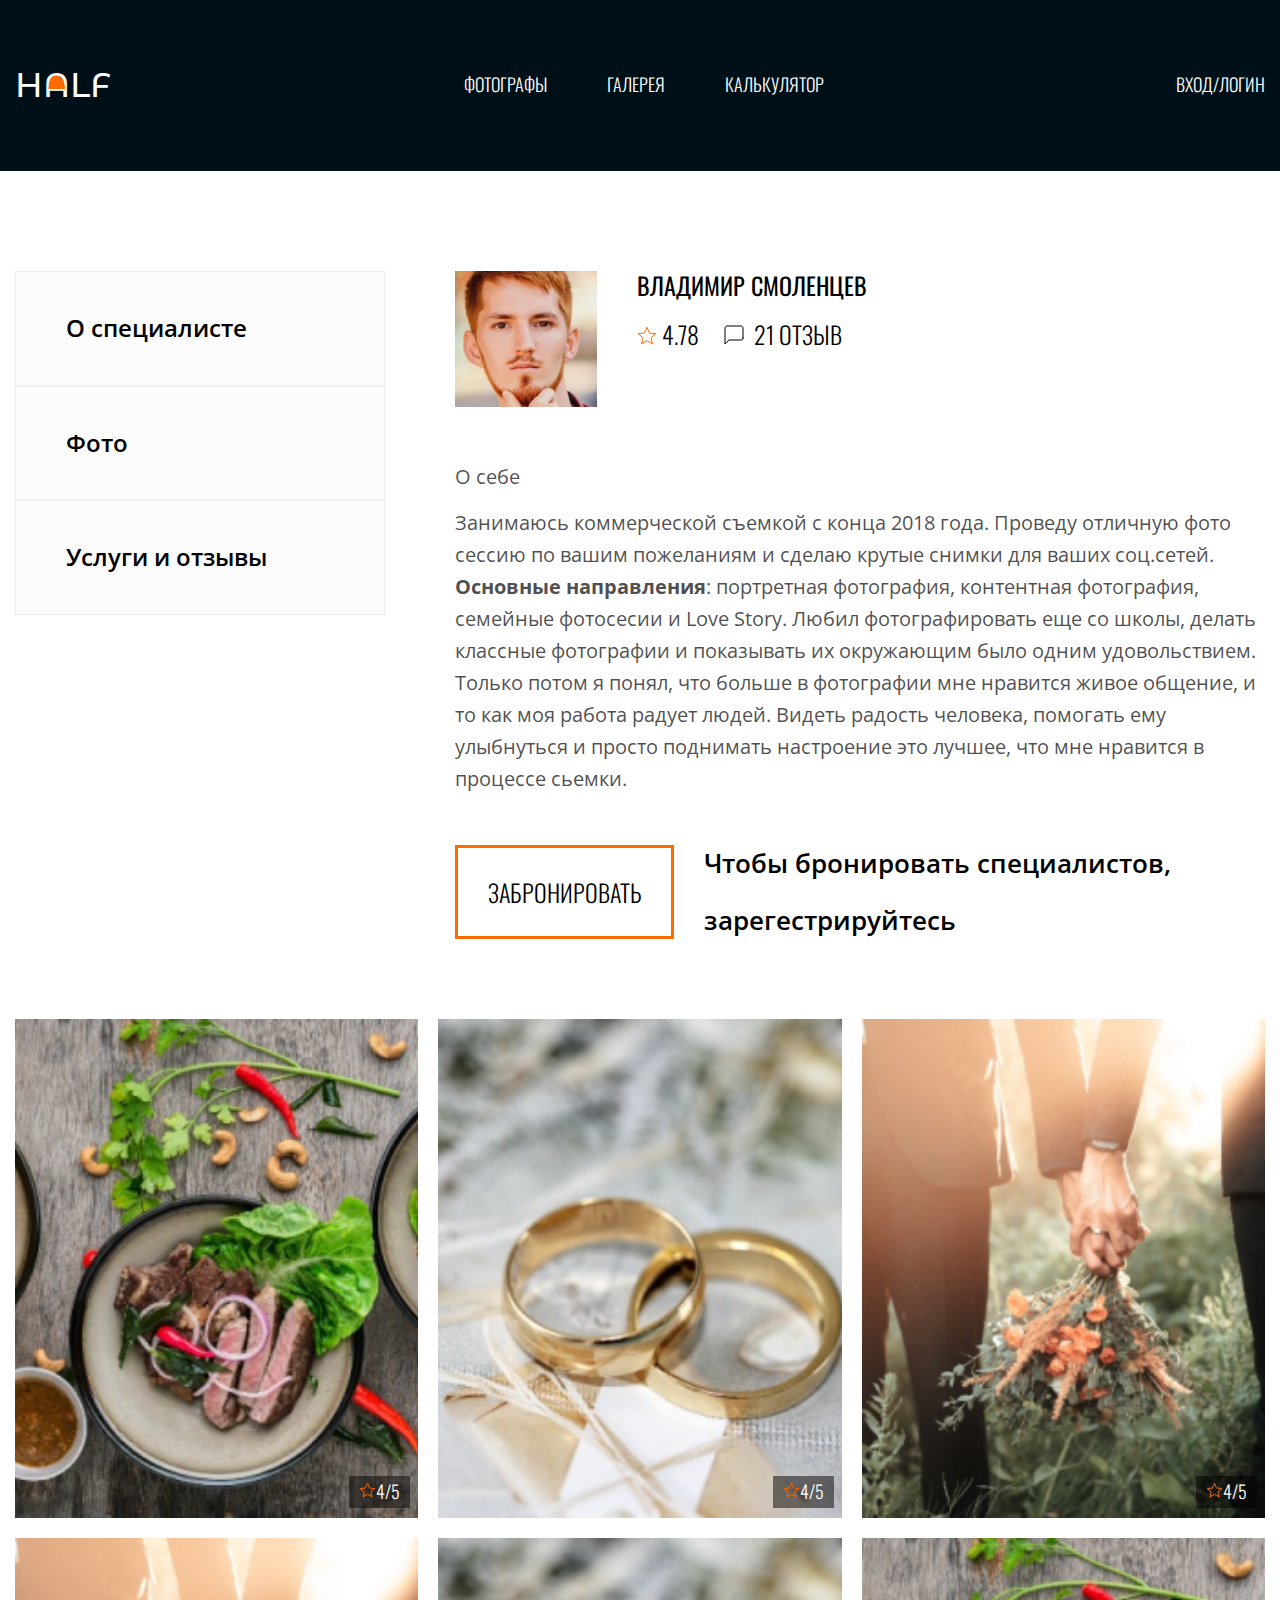
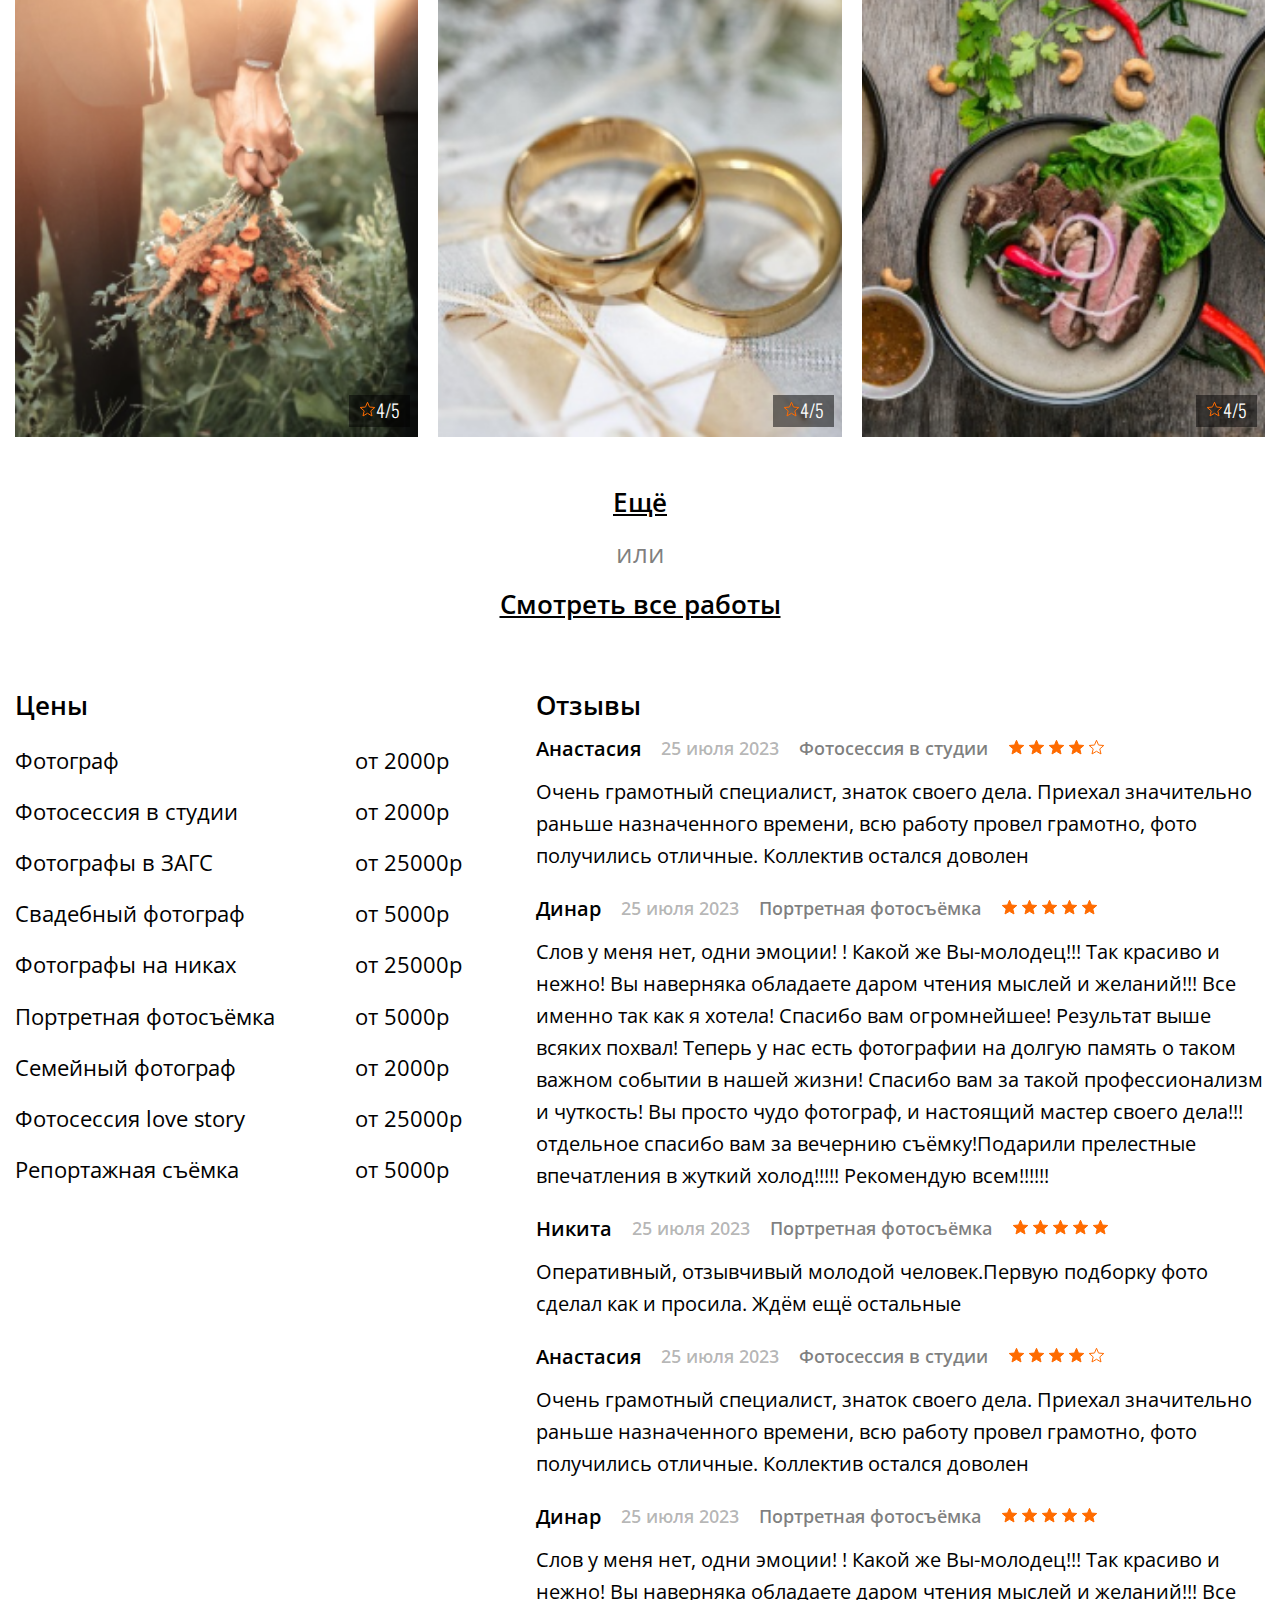
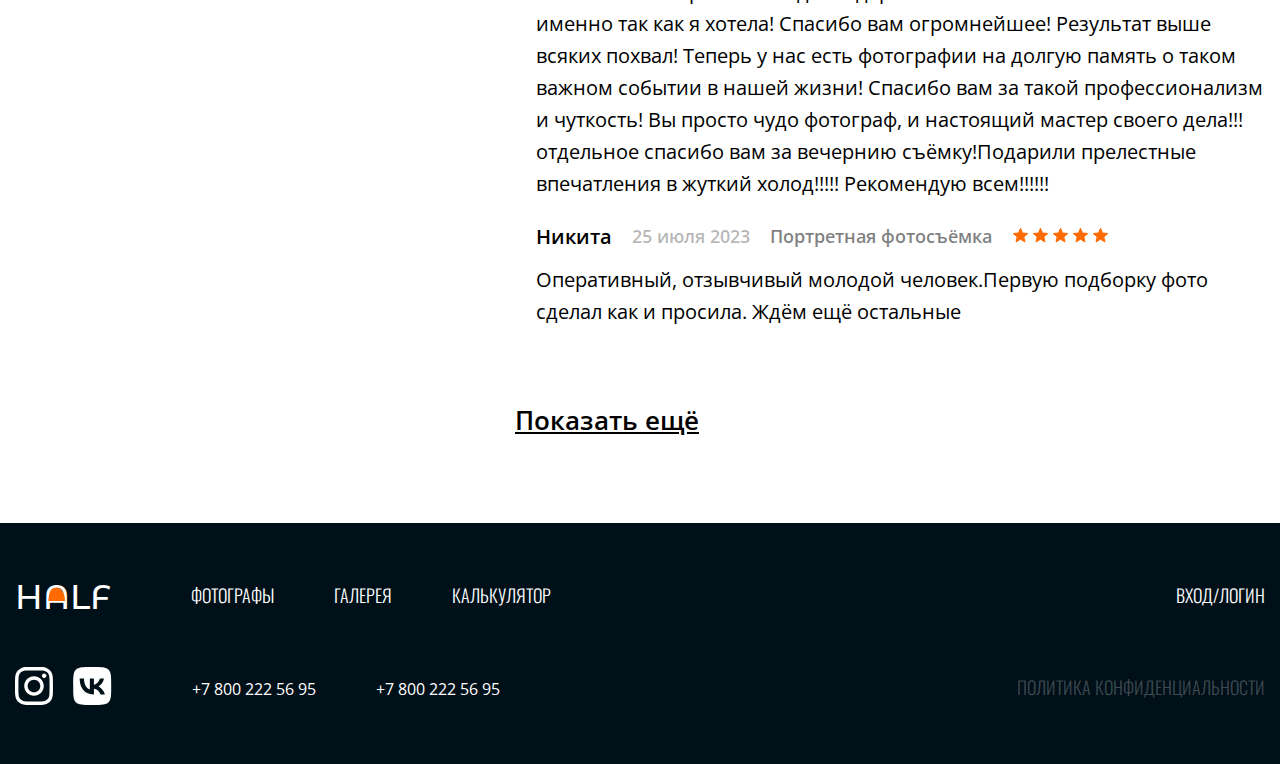
<file: photograph.html>
<!DOCTYPE html>
<html lang="en">

<head>
    <meta charset="UTF-8">
    <meta name="viewport" content="width=device-width, initial-scale=1.0">
    <title>HALF</title>
    <link rel="preconnect" href="https://fonts.googleapis.com">
    <link rel="preconnect" href="https://fonts.gstatic.com" crossorigin>
    <link
        href="https://fonts.googleapis.com/css2?family=Inter&family=Montserrat+Alternates:wght@500&family=Open+Sans:wght@400;600;700&family=Oswald:wght@300;400&display=swap"
        rel="stylesheet">
    <link rel="stylesheet" href="https://cdn.jsdelivr.net/npm/swiper@11/swiper-bundle.min.css" />
    <link rel="stylesheet" href="./src/styles/style.css">
    <link rel="stylesheet" href="./src/styles/photograph.css">
</head>

<body id="body" class="body">
    <header class="header">
        <div class="wrapper">
            <div class="header-content">
                <div class="logo">
                    <a href="./index.html">HALF</a>
                </div>
                <div class="nav-bar">
                    <nav class="nav">
                        <ol class="nav-bar-list">
                            <li class="nav-bar-item">
                                <a href="./photographers.html">
                                    Фотографы
                                </a>
                            </li>
                            <li class="nav-bar-item">
                                <a href="./gallery.html">
                                    Галерея
                                </a>
                            </li>
                            <li class="nav-bar-item">
                                <a href="./calc.html">
                                    Калькулятор
                                </a>
                            </li>
                        </ol>
                    </nav>
                </div>
                <div class="login">
                    <div class="sign-in-btn">
                        <button class="singIn">Вход/логин</button>
                    </div>
                </div>
            </div>
        </div>
    </header>
    <section class="photograph-main">
        <div class="wrapper">
            <div class="photograph-top">
                <div class="photograph-btns-aside">
                    <div class="photograph-btns-aside-about photograph-btn-aside">
                        <a href="./photograph-admin-page-main.html">О специалисте</a>
                    </div>
                    <div class="photograph-btns-aside-photo photograph-btn-aside">
                        <a href="#">Фото</a>
                    </div>
                    <div class="photograph-btns-aside-service-review photograph-btn-aside">
                        <a href="#">Услуги и отзывы</a>
                    </div>
                </div>
                <div class="photograph-about">
                    <div class="photographers-item-header">
                        <div class="photographers-item-header-avatar">
                            <div class="photographers-item-img">
                                <img src="./src/images/photographers/photographer-avatar.png" alt="">
                            </div>
                            <div class="photographers-item-header-avatar-name-desc">
                                <div class="photographers-item-header-avatar-name-desc-name">
                                    Владимир Смоленцев
                                </div>
                                <div class="photographers-item-header-avatar-name-desc-raiting">
                                    <div class="photographers-item-rait">
                                        <div class="photographers-item-stars-rait-icon">
                                            <svg xmlns="http://www.w3.org/2000/svg" width="20" height="19"
                                                viewBox="0 0 20 19" fill="none">
                                                <path
                                                    d="M10.2584 14.8419L10 14.686L9.74163 14.8419L4.57422 17.9608L5.93708 12.0829L6.00507 11.7897L5.77773 11.5924L1.21987 7.63666L7.23296 7.11815L7.5327 7.0923L7.65025 6.81536L10 1.27966L12.3497 6.81536L12.4673 7.0923L12.767 7.11815L18.7786 7.63654L14.2126 11.5921L13.9845 11.7897L14.0531 12.0836L15.4239 17.9596L10.2584 14.8419Z"
                                                    stroke="#FF6B00" />
                                            </svg>
                                        </div>
                                        <div class="photographers-item-stars-rait-num">
                                            4.78
                                        </div>
                                    </div>
                                    <div class="photographers-item-reviews">
                                        <div class="photographers-item-reviews-icon">
                                            <svg xmlns="http://www.w3.org/2000/svg" width="20" height="20"
                                                viewBox="0 0 20 20" fill="none">
                                                <path
                                                    d="M19 13C19 13.5304 18.7893 14.0391 18.4142 14.4142C18.0391 14.7893 17.5304 15 17 15H5L1 19V3C1 2.46957 1.21071 1.96086 1.58579 1.58579C1.96086 1.21071 2.46957 1 3 1H17C17.5304 1 18.0391 1.21071 18.4142 1.58579C18.7893 1.96086 19 2.46957 19 3V13Z"
                                                    stroke="black" stroke-linecap="round" stroke-linejoin="round" />
                                            </svg>
                                        </div>
                                        <div class="photographers-item-reviews-num">
                                            21 отзыв
                                        </div>
                                    </div>
                                </div>
                            </div>
                        </div>
                    </div>
                    <div class="photograph-about-desc">
                        <div class="photograph-about-desc-title">
                            О себе
                        </div>
                        <div class="photograph-about-desc-text">
                            Занимаюсь коммерческой съемкой с конца 2018 года. Проведу отличную фото сессию по вашим
                            пожеланиям и сделаю крутые снимки для ваших соц.сетей.
                            <span>Основные направления</span>: портретная фотография, контентная фотография, семейные
                            фотосесии и
                            Love Story.
                            Любил фотографировать еще со школы, делать классные фотографии и показывать их окружающим
                            было одним удовольствием. Только потом я понял, что больше в фотографии мне нравится живое
                            общение, и то как моя работа радует людей. Видеть радость человека, помогать ему улыбнуться
                            и просто поднимать настроение это лучшее, что мне нравится в процессе сьемки.
                        </div>
                    </div>
                    <div class="reserv-button">
                        <button>забронировать</button>
                        <span>Чтобы бронировать специалистов, зарегестрируйтесь</span>
                    </div>
                </div>
            </div>
        </div>
    </section>
    <section class="photograph-photo">
        <div class="wrapper">
            <ol class="photograph-photo-list">
                <li class="photograph-photo-item">
                    <img src="./src/images/photographers/photos/photo1.png" alt="">
                    <div class="photograph-photo-star">
                        <div class="photograph-photo-star-icon">
                            <svg xmlns="http://www.w3.org/2000/svg" width="17" height="16" viewBox="0 0 17 16"
                                fill="none">
                                <path
                                    d="M8.7566 12.4298L8.5 12.2764L8.2434 12.4298L4.00259 14.9656L5.11934 10.1939L5.18846 9.89862L4.95848 9.70088L1.22848 6.49371L6.15406 6.07292L6.45295 6.04739L6.57109 5.77165L8.5 1.2696L10.4289 5.77165L10.547 6.04739L10.8459 6.07292L15.77 6.49359L12.0334 9.70058L11.8026 9.89862L11.8723 10.1946L12.9955 14.9645L8.7566 12.4298Z"
                                    stroke="#FF6B00" />
                            </svg>
                        </div>
                        <div class="photograph-photo-star-num">
                            4/5
                        </div>
                    </div>
                </li>
                <li class="photograph-photo-item">
                    <img src="./src/images/photographers/photos/photo2.png" alt="">
                    <div class="photograph-photo-star">
                        <div class="photograph-photo-star-icon">
                            <svg xmlns="http://www.w3.org/2000/svg" width="17" height="16" viewBox="0 0 17 16"
                                fill="none">
                                <path
                                    d="M8.7566 12.4298L8.5 12.2764L8.2434 12.4298L4.00259 14.9656L5.11934 10.1939L5.18846 9.89862L4.95848 9.70088L1.22848 6.49371L6.15406 6.07292L6.45295 6.04739L6.57109 5.77165L8.5 1.2696L10.4289 5.77165L10.547 6.04739L10.8459 6.07292L15.77 6.49359L12.0334 9.70058L11.8026 9.89862L11.8723 10.1946L12.9955 14.9645L8.7566 12.4298Z"
                                    stroke="#FF6B00" />
                            </svg>
                        </div>
                        <div class="photograph-photo-star-num">
                            4/5
                        </div>
                    </div>
                </li>
                <li class="photograph-photo-item">
                    <img src="./src/images/photographers/photos/photo3.png" alt="">
                    <div class="photograph-photo-star">
                        <div class="photograph-photo-star-icon">
                            <svg xmlns="http://www.w3.org/2000/svg" width="17" height="16" viewBox="0 0 17 16"
                                fill="none">
                                <path
                                    d="M8.7566 12.4298L8.5 12.2764L8.2434 12.4298L4.00259 14.9656L5.11934 10.1939L5.18846 9.89862L4.95848 9.70088L1.22848 6.49371L6.15406 6.07292L6.45295 6.04739L6.57109 5.77165L8.5 1.2696L10.4289 5.77165L10.547 6.04739L10.8459 6.07292L15.77 6.49359L12.0334 9.70058L11.8026 9.89862L11.8723 10.1946L12.9955 14.9645L8.7566 12.4298Z"
                                    stroke="#FF6B00" />
                            </svg>
                        </div>
                        <div class="photograph-photo-star-num">
                            4/5
                        </div>
                    </div>
                </li>
                <li class="photograph-photo-item">
                    <img src="./src/images/photographers/photos/photo3.png" alt="">
                    <div class="photograph-photo-star">
                        <div class="photograph-photo-star-icon">
                            <svg xmlns="http://www.w3.org/2000/svg" width="17" height="16" viewBox="0 0 17 16"
                                fill="none">
                                <path
                                    d="M8.7566 12.4298L8.5 12.2764L8.2434 12.4298L4.00259 14.9656L5.11934 10.1939L5.18846 9.89862L4.95848 9.70088L1.22848 6.49371L6.15406 6.07292L6.45295 6.04739L6.57109 5.77165L8.5 1.2696L10.4289 5.77165L10.547 6.04739L10.8459 6.07292L15.77 6.49359L12.0334 9.70058L11.8026 9.89862L11.8723 10.1946L12.9955 14.9645L8.7566 12.4298Z"
                                    stroke="#FF6B00" />
                            </svg>
                        </div>
                        <div class="photograph-photo-star-num">
                            4/5
                        </div>
                    </div>
                </li>
                <li class="photograph-photo-item">
                    <img src="./src/images/photographers/photos/photo2.png" alt="">
                    <div class="photograph-photo-star">
                        <div class="photograph-photo-star-icon">
                            <svg xmlns="http://www.w3.org/2000/svg" width="17" height="16" viewBox="0 0 17 16"
                                fill="none">
                                <path
                                    d="M8.7566 12.4298L8.5 12.2764L8.2434 12.4298L4.00259 14.9656L5.11934 10.1939L5.18846 9.89862L4.95848 9.70088L1.22848 6.49371L6.15406 6.07292L6.45295 6.04739L6.57109 5.77165L8.5 1.2696L10.4289 5.77165L10.547 6.04739L10.8459 6.07292L15.77 6.49359L12.0334 9.70058L11.8026 9.89862L11.8723 10.1946L12.9955 14.9645L8.7566 12.4298Z"
                                    stroke="#FF6B00" />
                            </svg>
                        </div>
                        <div class="photograph-photo-star-num">
                            4/5
                        </div>
                    </div>
                </li>
                <li class="photograph-photo-item">
                    <img src="./src/images/photographers/photos/photo1.png" alt="">
                    <div class="photograph-photo-star">
                        <div class="photograph-photo-star-icon">
                            <svg xmlns="http://www.w3.org/2000/svg" width="17" height="16" viewBox="0 0 17 16"
                                fill="none">
                                <path
                                    d="M8.7566 12.4298L8.5 12.2764L8.2434 12.4298L4.00259 14.9656L5.11934 10.1939L5.18846 9.89862L4.95848 9.70088L1.22848 6.49371L6.15406 6.07292L6.45295 6.04739L6.57109 5.77165L8.5 1.2696L10.4289 5.77165L10.547 6.04739L10.8459 6.07292L15.77 6.49359L12.0334 9.70058L11.8026 9.89862L11.8723 10.1946L12.9955 14.9645L8.7566 12.4298Z"
                                    stroke="#FF6B00" />
                            </svg>
                        </div>
                        <div class="photograph-photo-star-num">
                            4/5
                        </div>
                    </div>
                </li>
            </ol>
            <div class="watch-all-works">
                <div class="more">
                    <a href="#">
                        Ещё
                    </a>
                </div>
                <div class="or">
                    или
                </div>
                <div class="look-all-works">
                    <button id="all-works">Смотреть все работы</button>
                </div>
                <div class="all-works-modal">
                    <div class="all-works-modal-content">
                        <div class="all-works-modal-title">
                            Все фотографии
                        </div>
                        <div class="all-works-modal-photo-list">
                            <div class="all-works-modal-photo-item">
                                <img src="./src/images/photographers/photos/photo1.png" alt="">
                            </div>
                            <div class="all-works-modal-photo-item">
                                <img src="./src/images/photographers/photos/photo2.png" alt="">
                            </div>
                            <div class="all-works-modal-photo-item">
                                <img src="./src/images/photographers/photos/photo3.png" alt="">
                            </div>
                            <div class="all-works-modal-photo-item">
                                <img src="./src/images/photographers/photos/photo1.png" alt="">
                            </div>
                            <div class="all-works-modal-photo-item">
                                <img src="./src/images/photographers/photos/photo2.png" alt="">
                            </div>
                            <div class="all-works-modal-photo-item">
                                <img src="./src/images/photographers/photos/photo3.png" alt="">
                            </div>
                            <div class="all-works-modal-photo-item">
                                <img src="./src/images/photographers/photos/photo1.png" alt="">
                            </div>
                            <div class="all-works-modal-photo-item">
                                <img src="./src/images/photographers/photos/photo2.png" alt="">
                            </div>
                            <div class="all-works-modal-photo-item">
                                <img src="./src/images/photographers/photos/photo3.png" alt="">
                            </div>
                            <div class="all-works-modal-photo-item">
                                <img src="./src/images/photographers/photos/photo1.png" alt="">
                            </div>
                            <div class="all-works-modal-photo-item">
                                <img src="./src/images/photographers/photos/photo2.png" alt="">
                            </div>
                            <div class="all-works-modal-photo-item">
                                <img src="./src/images/photographers/photos/photo3.png" alt="">
                            </div>
                            <div class="all-works-modal-photo-item">
                                <img src="./src/images/photographers/photos/photo1.png" alt="">
                            </div>
                            <div class="all-works-modal-photo-item">
                                <img src="./src/images/photographers/photos/photo2.png" alt="">
                            </div>
                            <div class="all-works-modal-photo-item">
                                <img src="./src/images/photographers/photos/photo3.png" alt="">
                            </div>
                            <div class="all-works-modal-photo-item">
                                <img src="./src/images/photographers/photos/photo1.png" alt="">
                            </div>
                            <div class="all-works-modal-photo-item">
                                <img src="./src/images/photographers/photos/photo2.png" alt="">
                            </div>
                            <div class="all-works-modal-photo-item">
                                <img src="./src/images/photographers/photos/photo3.png" alt="">
                            </div>
                            <div class="all-works-modal-photo-item">
                                <img src="./src/images/photographers/photos/photo1.png" alt="">
                            </div>
                            <div class="all-works-modal-photo-item">
                                <img src="./src/images/photographers/photos/photo2.png" alt="">
                            </div>
                            <div class="all-works-modal-photo-item">
                                <img src="./src/images/photographers/photos/photo3.png" alt="">
                            </div>
                            <div class="all-works-modal-photo-item">
                                <img src="./src/images/photographers/photos/photo1.png" alt="">
                            </div>
                        </div>
                        <div class="btn-close-modal">
                            <button class="close-modal" id="close-modal">
                                <svg xmlns="http://www.w3.org/2000/svg" width="20" height="20" viewBox="0 0 17 17"
                                    fill="none">
                                    <path
                                        d="M2.13161 0.717514L16.9808 15.5668L15.5666 16.981L0.717393 2.13173L2.13161 0.717514Z"
                                        fill="black" />
                                    <path
                                        d="M0.717393 15.5668L15.5666 0.717514L16.9808 2.13173L2.13161 16.981L0.717393 15.5668Z"
                                        fill="black" />
                                </svg>
                            </button>
                        </div>
                    </div>
                </div>
            </div>
        </div>
    </section>
    <section class="price-and-reviews">
        <div class="wrapper">
            <div class="price-and-reviews-content">
                <div class="price-and-reviews-aside-price">
                    <div class="price-and-reviews-aside-price-title">
                        Цены
                    </div>
                    <div class="price-and-reviews-aside-price-main">
                        <div class="price-and-reviews-aside-price-main-service-list">
                            <div class="price-and-reviews-aside-price-main-service-item">
                                Фотограф
                            </div>
                            <div class="price-and-reviews-aside-price-main-service-item">
                                Фотосессия в студии
                            </div>
                            <div class="price-and-reviews-aside-price-main-service-item">
                                Фотографы в ЗАГС
                            </div>
                            <div class="price-and-reviews-aside-price-main-service-item">
                                Свадебный фотограф
                            </div>
                            <div class="price-and-reviews-aside-price-main-service-item">
                                Фотографы на никах
                            </div>
                            <div class="price-and-reviews-aside-price-main-service-item">
                                Портретная фотосъёмка
                            </div>
                            <div class="price-and-reviews-aside-price-main-service-item">
                                Семейный фотограф
                            </div>
                            <div class="price-and-reviews-aside-price-main-service-item">
                                Фотосессия love story
                            </div>
                            <div class="price-and-reviews-aside-price-main-service-item">
                                Репортажная съёмка
                            </div>
                        </div>
                        <div class="price-and-reviews-aside-price-main-price-list">
                            <div class="price-and-reviews-aside-price-main-price-item">
                                от 2000р
                            </div>
                            <div class="price-and-reviews-aside-price-main-price-item">
                                от 2000р
                            </div>
                            <div class="price-and-reviews-aside-price-main-price-item">
                                от 25000р
                            </div>
                            <div class="price-and-reviews-aside-price-main-price-item">
                                от 5000р
                            </div>
                            <div class="price-and-reviews-aside-price-main-price-item">
                                от 25000р
                            </div>
                            <div class="price-and-reviews-aside-price-main-price-item">
                                от 5000р
                            </div>
                            <div class="price-and-reviews-aside-price-main-price-item">
                                от 2000р
                            </div>
                            <div class="price-and-reviews-aside-price-main-price-item">
                                от 25000р
                            </div>
                            <div class="price-and-reviews-aside-price-main-price-item">
                                от 5000р
                            </div>
                        </div>
                    </div>
                </div>
                <div class="price-and-reviews-aside-price-reviews">
                    <div class="price-and-reviews-aside-price-reviews-title">
                        Отзывы
                    </div>
                    <div class="price-and-reviews-aside-price-reviews-list">
                        <div class="price-and-reviews-aside-price-reviews-list-item">
                            <div class="price-and-reviews-aside-price-reviews-list-item-header">
                                <div class="price-reviews-list-item-header-name">
                                    Анастасия
                                </div>
                                <div class="price-reviews-list-item-header-date">
                                    25 июля 2023
                                </div>
                                <div class="price-reviews-list-item-header-category">
                                    Фотосессия в студии
                                </div>
                                <div class="price-reviews-list-item-header-stars">
                                    <svg xmlns="http://www.w3.org/2000/svg" width="97" height="16" viewBox="0 0 97 16"
                                        fill="none">
                                        <path
                                            d="M8.7566 12.4298L8.5 12.2764L8.2434 12.4298L4.00259 14.9656L5.11934 10.1939L5.18846 9.89862L4.95848 9.70088L1.22848 6.49371L6.15406 6.07292L6.45295 6.04739L6.57109 5.77165L8.5 1.2696L10.4289 5.77165L10.547 6.04739L10.8459 6.07292L15.77 6.49359L12.0334 9.70058L11.8026 9.89862L11.8723 10.1946L12.9955 14.9645L8.7566 12.4298Z"
                                            fill="#FF6B00" stroke="#FF6B00" />
                                        <path
                                            d="M28.7566 12.4298L28.5 12.2764L28.2434 12.4298L24.0026 14.9656L25.1193 10.1939L25.1885 9.89862L24.9585 9.70088L21.2285 6.49371L26.1541 6.07292L26.453 6.04739L26.5711 5.77165L28.5 1.2696L30.4289 5.77165L30.547 6.04739L30.8459 6.07292L35.77 6.49359L32.0334 9.70058L31.8026 9.89862L31.8723 10.1946L32.9955 14.9645L28.7566 12.4298Z"
                                            fill="#FF6B00" stroke="#FF6B00" />
                                        <path
                                            d="M48.7566 12.4298L48.5 12.2764L48.2434 12.4298L44.0026 14.9656L45.1193 10.1939L45.1885 9.89862L44.9585 9.70088L41.2285 6.49371L46.1541 6.07292L46.453 6.04739L46.5711 5.77165L48.5 1.2696L50.4289 5.77165L50.547 6.04739L50.8459 6.07292L55.77 6.49359L52.0334 9.70058L51.8026 9.89862L51.8723 10.1946L52.9955 14.9645L48.7566 12.4298Z"
                                            fill="#FF6B00" stroke="#FF6B00" />
                                        <path
                                            d="M68.7566 12.4298L68.5 12.2764L68.2434 12.4298L64.0026 14.9656L65.1193 10.1939L65.1885 9.89862L64.9585 9.70088L61.2285 6.49371L66.1541 6.07292L66.453 6.04739L66.5711 5.77165L68.5 1.2696L70.4289 5.77165L70.547 6.04739L70.8459 6.07292L75.77 6.49359L72.0334 9.70058L71.8026 9.89862L71.8723 10.1946L72.9955 14.9645L68.7566 12.4298Z"
                                            fill="#FF6B00" stroke="#FF6B00" />
                                        <path
                                            d="M88.7566 12.4298L88.5 12.2764L88.2434 12.4298L84.0026 14.9656L85.1193 10.1939L85.1885 9.89862L84.9585 9.70088L81.2285 6.49371L86.1541 6.07292L86.453 6.04739L86.5711 5.77165L88.5 1.2696L90.4289 5.77165L90.547 6.04739L90.8459 6.07292L95.77 6.49359L92.0334 9.70058L91.8026 9.89862L91.8723 10.1946L92.9955 14.9645L88.7566 12.4298Z"
                                            stroke="#FF6B00" />
                                    </svg>
                                </div>
                            </div>
                            <div class="price-and-reviews-aside-price-reviews-list-item-main">
                                Очень грамотный специалист, знаток своего дела. Приехал значительно раньше назначенного
                                времени, всю работу провел грамотно, фото получились отличные. Коллектив остался доволен
                            </div>
                        </div>
                        <div class="price-and-reviews-aside-price-reviews-list-item">
                            <div class="price-and-reviews-aside-price-reviews-list-item-header">
                                <div class="price-reviews-list-item-header-name">
                                    Динар
                                </div>
                                <div class="price-reviews-list-item-header-date">
                                    25 июля 2023
                                </div>
                                <div class="price-reviews-list-item-header-category">
                                    Портретная фотосъёмка
                                </div>
                                <div class="price-reviews-list-item-header-stars">
                                    <svg xmlns="http://www.w3.org/2000/svg" width="97" height="16" viewBox="0 0 97 16"
                                        fill="none">
                                        <path
                                            d="M8.7566 12.4298L8.5 12.2764L8.2434 12.4298L4.00259 14.9656L5.11934 10.1939L5.18846 9.89862L4.95848 9.70088L1.22848 6.49371L6.15406 6.07292L6.45295 6.04739L6.57109 5.77165L8.5 1.2696L10.4289 5.77165L10.547 6.04739L10.8459 6.07292L15.77 6.49359L12.0334 9.70058L11.8026 9.89862L11.8723 10.1946L12.9955 14.9645L8.7566 12.4298Z"
                                            fill="#FF6B00" stroke="#FF6B00" />
                                        <path
                                            d="M28.7566 12.4298L28.5 12.2764L28.2434 12.4298L24.0026 14.9656L25.1193 10.1939L25.1885 9.89862L24.9585 9.70088L21.2285 6.49371L26.1541 6.07292L26.453 6.04739L26.5711 5.77165L28.5 1.2696L30.4289 5.77165L30.547 6.04739L30.8459 6.07292L35.77 6.49359L32.0334 9.70058L31.8026 9.89862L31.8723 10.1946L32.9955 14.9645L28.7566 12.4298Z"
                                            fill="#FF6B00" stroke="#FF6B00" />
                                        <path
                                            d="M48.7566 12.4298L48.5 12.2764L48.2434 12.4298L44.0026 14.9656L45.1193 10.1939L45.1885 9.89862L44.9585 9.70088L41.2285 6.49371L46.1541 6.07292L46.453 6.04739L46.5711 5.77165L48.5 1.2696L50.4289 5.77165L50.547 6.04739L50.8459 6.07292L55.77 6.49359L52.0334 9.70058L51.8026 9.89862L51.8723 10.1946L52.9955 14.9645L48.7566 12.4298Z"
                                            fill="#FF6B00" stroke="#FF6B00" />
                                        <path
                                            d="M68.7566 12.4298L68.5 12.2764L68.2434 12.4298L64.0026 14.9656L65.1193 10.1939L65.1885 9.89862L64.9585 9.70088L61.2285 6.49371L66.1541 6.07292L66.453 6.04739L66.5711 5.77165L68.5 1.2696L70.4289 5.77165L70.547 6.04739L70.8459 6.07292L75.77 6.49359L72.0334 9.70058L71.8026 9.89862L71.8723 10.1946L72.9955 14.9645L68.7566 12.4298Z"
                                            fill="#FF6B00" stroke="#FF6B00" />
                                        <path
                                            d="M88.7566 12.4298L88.5 12.2764L88.2434 12.4298L84.0026 14.9656L85.1193 10.1939L85.1885 9.89862L84.9585 9.70088L81.2285 6.49371L86.1541 6.07292L86.453 6.04739L86.5711 5.77165L88.5 1.2696L90.4289 5.77165L90.547 6.04739L90.8459 6.07292L95.77 6.49359L92.0334 9.70058L91.8026 9.89862L91.8723 10.1946L92.9955 14.9645L88.7566 12.4298Z"
                                            fill="#FF6B00" stroke="#FF6B00" />
                                    </svg>
                                </div>
                            </div>
                            <div class="price-and-reviews-aside-price-reviews-list-item-main">
                                Слов у меня нет, одни эмоции! ! Какой же Вы-молодец!!! Так красиво и нежно! Вы наверняка
                                обладаете даром чтения мыслей и желаний!!! Все именно так как я хотела! Спасибо вам
                                огромнейшее! Результат выше всяких похвал! Теперь у нас есть фотографии на долгую память
                                о таком важном событии в нашей жизни! Спасибо вам за такой профессионализм и чуткость!
                                Вы просто чудо фотограф, и настоящий мастер своего дела!!!отдельное спасибо вам за
                                вечернию съёмку!Подарили прелестные впечатления в жуткий холод!!!!! Рекомендую
                                всем!!!!!!
                            </div>
                        </div>
                        <div class="price-and-reviews-aside-price-reviews-list-item">
                            <div class="price-and-reviews-aside-price-reviews-list-item-header">
                                <div class="price-reviews-list-item-header-name">
                                    Никита
                                </div>
                                <div class="price-reviews-list-item-header-date">
                                    25 июля 2023
                                </div>
                                <div class="price-reviews-list-item-header-category">
                                    Портретная фотосъёмка
                                </div>
                                <div class="price-reviews-list-item-header-stars">
                                    <svg xmlns="http://www.w3.org/2000/svg" width="97" height="16" viewBox="0 0 97 16"
                                        fill="none">
                                        <path
                                            d="M8.7566 12.4298L8.5 12.2764L8.2434 12.4298L4.00259 14.9656L5.11934 10.1939L5.18846 9.89862L4.95848 9.70088L1.22848 6.49371L6.15406 6.07292L6.45295 6.04739L6.57109 5.77165L8.5 1.2696L10.4289 5.77165L10.547 6.04739L10.8459 6.07292L15.77 6.49359L12.0334 9.70058L11.8026 9.89862L11.8723 10.1946L12.9955 14.9645L8.7566 12.4298Z"
                                            fill="#FF6B00" stroke="#FF6B00" />
                                        <path
                                            d="M28.7566 12.4298L28.5 12.2764L28.2434 12.4298L24.0026 14.9656L25.1193 10.1939L25.1885 9.89862L24.9585 9.70088L21.2285 6.49371L26.1541 6.07292L26.453 6.04739L26.5711 5.77165L28.5 1.2696L30.4289 5.77165L30.547 6.04739L30.8459 6.07292L35.77 6.49359L32.0334 9.70058L31.8026 9.89862L31.8723 10.1946L32.9955 14.9645L28.7566 12.4298Z"
                                            fill="#FF6B00" stroke="#FF6B00" />
                                        <path
                                            d="M48.7566 12.4298L48.5 12.2764L48.2434 12.4298L44.0026 14.9656L45.1193 10.1939L45.1885 9.89862L44.9585 9.70088L41.2285 6.49371L46.1541 6.07292L46.453 6.04739L46.5711 5.77165L48.5 1.2696L50.4289 5.77165L50.547 6.04739L50.8459 6.07292L55.77 6.49359L52.0334 9.70058L51.8026 9.89862L51.8723 10.1946L52.9955 14.9645L48.7566 12.4298Z"
                                            fill="#FF6B00" stroke="#FF6B00" />
                                        <path
                                            d="M68.7566 12.4298L68.5 12.2764L68.2434 12.4298L64.0026 14.9656L65.1193 10.1939L65.1885 9.89862L64.9585 9.70088L61.2285 6.49371L66.1541 6.07292L66.453 6.04739L66.5711 5.77165L68.5 1.2696L70.4289 5.77165L70.547 6.04739L70.8459 6.07292L75.77 6.49359L72.0334 9.70058L71.8026 9.89862L71.8723 10.1946L72.9955 14.9645L68.7566 12.4298Z"
                                            fill="#FF6B00" stroke="#FF6B00" />
                                        <path
                                            d="M88.7566 12.4298L88.5 12.2764L88.2434 12.4298L84.0026 14.9656L85.1193 10.1939L85.1885 9.89862L84.9585 9.70088L81.2285 6.49371L86.1541 6.07292L86.453 6.04739L86.5711 5.77165L88.5 1.2696L90.4289 5.77165L90.547 6.04739L90.8459 6.07292L95.77 6.49359L92.0334 9.70058L91.8026 9.89862L91.8723 10.1946L92.9955 14.9645L88.7566 12.4298Z"
                                            fill="#FF6B00" stroke="#FF6B00" />
                                    </svg>
                                </div>
                            </div>
                            <div class="price-and-reviews-aside-price-reviews-list-item-main">
                                Оперативный, отзывчивый молодой человек.Первую подборку фото сделал как и просила. Ждём
                                ещё остальные
                            </div>
                        </div>
                        <div class="price-and-reviews-aside-price-reviews-list-item">
                            <div class="price-and-reviews-aside-price-reviews-list-item-header">
                                <div class="price-reviews-list-item-header-name">
                                    Анастасия
                                </div>
                                <div class="price-reviews-list-item-header-date">
                                    25 июля 2023
                                </div>
                                <div class="price-reviews-list-item-header-category">
                                    Фотосессия в студии
                                </div>
                                <div class="price-reviews-list-item-header-stars">
                                    <svg xmlns="http://www.w3.org/2000/svg" width="97" height="16" viewBox="0 0 97 16"
                                        fill="none">
                                        <path
                                            d="M8.7566 12.4298L8.5 12.2764L8.2434 12.4298L4.00259 14.9656L5.11934 10.1939L5.18846 9.89862L4.95848 9.70088L1.22848 6.49371L6.15406 6.07292L6.45295 6.04739L6.57109 5.77165L8.5 1.2696L10.4289 5.77165L10.547 6.04739L10.8459 6.07292L15.77 6.49359L12.0334 9.70058L11.8026 9.89862L11.8723 10.1946L12.9955 14.9645L8.7566 12.4298Z"
                                            fill="#FF6B00" stroke="#FF6B00" />
                                        <path
                                            d="M28.7566 12.4298L28.5 12.2764L28.2434 12.4298L24.0026 14.9656L25.1193 10.1939L25.1885 9.89862L24.9585 9.70088L21.2285 6.49371L26.1541 6.07292L26.453 6.04739L26.5711 5.77165L28.5 1.2696L30.4289 5.77165L30.547 6.04739L30.8459 6.07292L35.77 6.49359L32.0334 9.70058L31.8026 9.89862L31.8723 10.1946L32.9955 14.9645L28.7566 12.4298Z"
                                            fill="#FF6B00" stroke="#FF6B00" />
                                        <path
                                            d="M48.7566 12.4298L48.5 12.2764L48.2434 12.4298L44.0026 14.9656L45.1193 10.1939L45.1885 9.89862L44.9585 9.70088L41.2285 6.49371L46.1541 6.07292L46.453 6.04739L46.5711 5.77165L48.5 1.2696L50.4289 5.77165L50.547 6.04739L50.8459 6.07292L55.77 6.49359L52.0334 9.70058L51.8026 9.89862L51.8723 10.1946L52.9955 14.9645L48.7566 12.4298Z"
                                            fill="#FF6B00" stroke="#FF6B00" />
                                        <path
                                            d="M68.7566 12.4298L68.5 12.2764L68.2434 12.4298L64.0026 14.9656L65.1193 10.1939L65.1885 9.89862L64.9585 9.70088L61.2285 6.49371L66.1541 6.07292L66.453 6.04739L66.5711 5.77165L68.5 1.2696L70.4289 5.77165L70.547 6.04739L70.8459 6.07292L75.77 6.49359L72.0334 9.70058L71.8026 9.89862L71.8723 10.1946L72.9955 14.9645L68.7566 12.4298Z"
                                            fill="#FF6B00" stroke="#FF6B00" />
                                        <path
                                            d="M88.7566 12.4298L88.5 12.2764L88.2434 12.4298L84.0026 14.9656L85.1193 10.1939L85.1885 9.89862L84.9585 9.70088L81.2285 6.49371L86.1541 6.07292L86.453 6.04739L86.5711 5.77165L88.5 1.2696L90.4289 5.77165L90.547 6.04739L90.8459 6.07292L95.77 6.49359L92.0334 9.70058L91.8026 9.89862L91.8723 10.1946L92.9955 14.9645L88.7566 12.4298Z"
                                            stroke="#FF6B00" />
                                    </svg>
                                </div>
                            </div>
                            <div class="price-and-reviews-aside-price-reviews-list-item-main">
                                Очень грамотный специалист, знаток своего дела. Приехал значительно раньше назначенного
                                времени, всю работу провел грамотно, фото получились отличные. Коллектив остался доволен
                            </div>
                        </div>
                        <div class="price-and-reviews-aside-price-reviews-list-item">
                            <div class="price-and-reviews-aside-price-reviews-list-item-header">
                                <div class="price-reviews-list-item-header-name">
                                    Динар
                                </div>
                                <div class="price-reviews-list-item-header-date">
                                    25 июля 2023
                                </div>
                                <div class="price-reviews-list-item-header-category">
                                    Портретная фотосъёмка
                                </div>
                                <div class="price-reviews-list-item-header-stars">
                                    <svg xmlns="http://www.w3.org/2000/svg" width="97" height="16" viewBox="0 0 97 16"
                                        fill="none">
                                        <path
                                            d="M8.7566 12.4298L8.5 12.2764L8.2434 12.4298L4.00259 14.9656L5.11934 10.1939L5.18846 9.89862L4.95848 9.70088L1.22848 6.49371L6.15406 6.07292L6.45295 6.04739L6.57109 5.77165L8.5 1.2696L10.4289 5.77165L10.547 6.04739L10.8459 6.07292L15.77 6.49359L12.0334 9.70058L11.8026 9.89862L11.8723 10.1946L12.9955 14.9645L8.7566 12.4298Z"
                                            fill="#FF6B00" stroke="#FF6B00" />
                                        <path
                                            d="M28.7566 12.4298L28.5 12.2764L28.2434 12.4298L24.0026 14.9656L25.1193 10.1939L25.1885 9.89862L24.9585 9.70088L21.2285 6.49371L26.1541 6.07292L26.453 6.04739L26.5711 5.77165L28.5 1.2696L30.4289 5.77165L30.547 6.04739L30.8459 6.07292L35.77 6.49359L32.0334 9.70058L31.8026 9.89862L31.8723 10.1946L32.9955 14.9645L28.7566 12.4298Z"
                                            fill="#FF6B00" stroke="#FF6B00" />
                                        <path
                                            d="M48.7566 12.4298L48.5 12.2764L48.2434 12.4298L44.0026 14.9656L45.1193 10.1939L45.1885 9.89862L44.9585 9.70088L41.2285 6.49371L46.1541 6.07292L46.453 6.04739L46.5711 5.77165L48.5 1.2696L50.4289 5.77165L50.547 6.04739L50.8459 6.07292L55.77 6.49359L52.0334 9.70058L51.8026 9.89862L51.8723 10.1946L52.9955 14.9645L48.7566 12.4298Z"
                                            fill="#FF6B00" stroke="#FF6B00" />
                                        <path
                                            d="M68.7566 12.4298L68.5 12.2764L68.2434 12.4298L64.0026 14.9656L65.1193 10.1939L65.1885 9.89862L64.9585 9.70088L61.2285 6.49371L66.1541 6.07292L66.453 6.04739L66.5711 5.77165L68.5 1.2696L70.4289 5.77165L70.547 6.04739L70.8459 6.07292L75.77 6.49359L72.0334 9.70058L71.8026 9.89862L71.8723 10.1946L72.9955 14.9645L68.7566 12.4298Z"
                                            fill="#FF6B00" stroke="#FF6B00" />
                                        <path
                                            d="M88.7566 12.4298L88.5 12.2764L88.2434 12.4298L84.0026 14.9656L85.1193 10.1939L85.1885 9.89862L84.9585 9.70088L81.2285 6.49371L86.1541 6.07292L86.453 6.04739L86.5711 5.77165L88.5 1.2696L90.4289 5.77165L90.547 6.04739L90.8459 6.07292L95.77 6.49359L92.0334 9.70058L91.8026 9.89862L91.8723 10.1946L92.9955 14.9645L88.7566 12.4298Z"
                                            fill="#FF6B00" stroke="#FF6B00" />
                                    </svg>
                                </div>
                            </div>
                            <div class="price-and-reviews-aside-price-reviews-list-item-main">
                                Слов у меня нет, одни эмоции! ! Какой же Вы-молодец!!! Так красиво и нежно! Вы наверняка
                                обладаете даром чтения мыслей и желаний!!! Все именно так как я хотела! Спасибо вам
                                огромнейшее! Результат выше всяких похвал! Теперь у нас есть фотографии на долгую память
                                о таком важном событии в нашей жизни! Спасибо вам за такой профессионализм и чуткость!
                                Вы просто чудо фотограф, и настоящий мастер своего дела!!!отдельное спасибо вам за
                                вечернию съёмку!Подарили прелестные впечатления в жуткий холод!!!!! Рекомендую
                                всем!!!!!!
                            </div>
                        </div>
                        <div class="price-and-reviews-aside-price-reviews-list-item">
                            <div class="price-and-reviews-aside-price-reviews-list-item-header">
                                <div class="price-reviews-list-item-header-name">
                                    Никита
                                </div>
                                <div class="price-reviews-list-item-header-date">
                                    25 июля 2023
                                </div>
                                <div class="price-reviews-list-item-header-category">
                                    Портретная фотосъёмка
                                </div>
                                <div class="price-reviews-list-item-header-stars">
                                    <svg xmlns="http://www.w3.org/2000/svg" width="97" height="16" viewBox="0 0 97 16"
                                        fill="none">
                                        <path
                                            d="M8.7566 12.4298L8.5 12.2764L8.2434 12.4298L4.00259 14.9656L5.11934 10.1939L5.18846 9.89862L4.95848 9.70088L1.22848 6.49371L6.15406 6.07292L6.45295 6.04739L6.57109 5.77165L8.5 1.2696L10.4289 5.77165L10.547 6.04739L10.8459 6.07292L15.77 6.49359L12.0334 9.70058L11.8026 9.89862L11.8723 10.1946L12.9955 14.9645L8.7566 12.4298Z"
                                            fill="#FF6B00" stroke="#FF6B00" />
                                        <path
                                            d="M28.7566 12.4298L28.5 12.2764L28.2434 12.4298L24.0026 14.9656L25.1193 10.1939L25.1885 9.89862L24.9585 9.70088L21.2285 6.49371L26.1541 6.07292L26.453 6.04739L26.5711 5.77165L28.5 1.2696L30.4289 5.77165L30.547 6.04739L30.8459 6.07292L35.77 6.49359L32.0334 9.70058L31.8026 9.89862L31.8723 10.1946L32.9955 14.9645L28.7566 12.4298Z"
                                            fill="#FF6B00" stroke="#FF6B00" />
                                        <path
                                            d="M48.7566 12.4298L48.5 12.2764L48.2434 12.4298L44.0026 14.9656L45.1193 10.1939L45.1885 9.89862L44.9585 9.70088L41.2285 6.49371L46.1541 6.07292L46.453 6.04739L46.5711 5.77165L48.5 1.2696L50.4289 5.77165L50.547 6.04739L50.8459 6.07292L55.77 6.49359L52.0334 9.70058L51.8026 9.89862L51.8723 10.1946L52.9955 14.9645L48.7566 12.4298Z"
                                            fill="#FF6B00" stroke="#FF6B00" />
                                        <path
                                            d="M68.7566 12.4298L68.5 12.2764L68.2434 12.4298L64.0026 14.9656L65.1193 10.1939L65.1885 9.89862L64.9585 9.70088L61.2285 6.49371L66.1541 6.07292L66.453 6.04739L66.5711 5.77165L68.5 1.2696L70.4289 5.77165L70.547 6.04739L70.8459 6.07292L75.77 6.49359L72.0334 9.70058L71.8026 9.89862L71.8723 10.1946L72.9955 14.9645L68.7566 12.4298Z"
                                            fill="#FF6B00" stroke="#FF6B00" />
                                        <path
                                            d="M88.7566 12.4298L88.5 12.2764L88.2434 12.4298L84.0026 14.9656L85.1193 10.1939L85.1885 9.89862L84.9585 9.70088L81.2285 6.49371L86.1541 6.07292L86.453 6.04739L86.5711 5.77165L88.5 1.2696L90.4289 5.77165L90.547 6.04739L90.8459 6.07292L95.77 6.49359L92.0334 9.70058L91.8026 9.89862L91.8723 10.1946L92.9955 14.9645L88.7566 12.4298Z"
                                            fill="#FF6B00" stroke="#FF6B00" />
                                    </svg>
                                </div>
                            </div>
                            <div class="price-and-reviews-aside-price-reviews-list-item-main">
                                Оперативный, отзывчивый молодой человек.Первую подборку фото сделал как и просила. Ждём
                                ещё остальные
                            </div>
                        </div>
                    </div>
                </div>
                <div class="price-and-reviews-more">
                    <a href="#">Показать ещё</a>
                </div>
            </div>
        </div>
    </section>


    <footer class="footer">
        <div class="wrapper">
            <div class="footer-content">
                <div class="footer-top">
                    <div class="footer-right">
                        <div class="logo">
                            <a href="#">HALF</a>
                        </div>
                        <div class="nav-bar">
                            <nav class="nav">
                                <ol class="nav-bar-list">
                                    <li class="nav-bar-item">
                                        <a href="./photographers.html">
                                            Фотографы
                                        </a>
                                    </li>
                                    <li class="nav-bar-item">
                                        <a href="./gallery.html">
                                            Галерея
                                        </a>
                                    </li>
                                    <li class="nav-bar-item">
                                        <a href="./calc.html">
                                            Калькулятор
                                        </a>
                                    </li>
                                </ol>
                            </nav>
                        </div>
                    </div>
                    <div class="login">
                        <div class="sign-in-btn">
                            <button class="singIn">Вход/логин</button>
                        </div>
                    </div>
                </div>
                <div class="footer-bottom">
                    <div class="footer-contacts">
                        <div class="footer-social">
                            <div class="footer-insta">
                                <a href="#">
                                    <svg xmlns="http://www.w3.org/2000/svg" width="38" height="38" viewBox="0 0 38 38"
                                        fill="none">
                                        <path
                                            d="M19 3.42148C24.0766 3.42148 24.6777 3.44375 26.6742 3.53281C28.5297 3.61445 29.5316 3.92617 30.1996 4.18594C31.0828 4.52734 31.7211 4.94297 32.3816 5.60351C33.0496 6.27148 33.4578 6.90234 33.7992 7.78555C34.059 8.45351 34.3707 9.46289 34.4523 11.3109C34.5414 13.3148 34.5637 13.916 34.5637 18.9852C34.5637 24.0617 34.5414 24.6629 34.4523 26.6594C34.3707 28.5148 34.059 29.5168 33.7992 30.1848C33.4578 31.068 33.0422 31.7062 32.3816 32.3668C31.7137 33.0348 31.0828 33.443 30.1996 33.7844C29.5316 34.0441 28.5223 34.3559 26.6742 34.4375C24.6703 34.5266 24.0691 34.5488 19 34.5488C13.9234 34.5488 13.3223 34.5266 11.3258 34.4375C9.47031 34.3559 8.46836 34.0441 7.80039 33.7844C6.91719 33.443 6.2789 33.0273 5.61836 32.3668C4.95039 31.6988 4.54219 31.068 4.20078 30.1848C3.94101 29.5168 3.6293 28.5074 3.54766 26.6594C3.45859 24.6555 3.43633 24.0543 3.43633 18.9852C3.43633 13.9086 3.45859 13.3074 3.54766 11.3109C3.6293 9.45547 3.94101 8.45351 4.20078 7.78555C4.54219 6.90234 4.95781 6.26406 5.61836 5.60351C6.28633 4.93555 6.91719 4.52734 7.80039 4.18594C8.46836 3.92617 9.47773 3.61445 11.3258 3.53281C13.3223 3.44375 13.9234 3.42148 19 3.42148ZM19 0C13.8418 0 13.1961 0.0222656 11.1699 0.111328C9.15117 0.200391 7.76328 0.526953 6.56094 0.994531C5.30664 1.48437 4.24531 2.13008 3.19141 3.19141C2.13008 4.24531 1.48437 5.30664 0.994531 6.55351C0.526953 7.76328 0.200391 9.14375 0.111328 11.1625C0.0222656 13.1961 0 13.8418 0 19C0 24.1582 0.0222656 24.8039 0.111328 26.8301C0.200391 28.8488 0.526953 30.2367 0.994531 31.4391C1.48437 32.6934 2.13008 33.7547 3.19141 34.8086C4.24531 35.8625 5.30664 36.5156 6.55351 36.998C7.76328 37.4656 9.14375 37.7922 11.1625 37.8812C13.1887 37.9703 13.8344 37.9926 18.9926 37.9926C24.1508 37.9926 24.7965 37.9703 26.8226 37.8812C28.8414 37.7922 30.2293 37.4656 31.4316 36.998C32.6785 36.5156 33.7398 35.8625 34.7937 34.8086C35.8476 33.7547 36.5008 32.6934 36.9832 31.4465C37.4508 30.2367 37.7773 28.8562 37.8664 26.8375C37.9555 24.8113 37.9777 24.1656 37.9777 19.0074C37.9777 13.8492 37.9555 13.2035 37.8664 11.1773C37.7773 9.15859 37.4508 7.7707 36.9832 6.56836C36.5156 5.30664 35.8699 4.24531 34.8086 3.19141C33.7547 2.1375 32.6934 1.48437 31.4465 1.00195C30.2367 0.534375 28.8562 0.207812 26.8375 0.11875C24.8039 0.0222656 24.1582 0 19 0Z"
                                            fill="white" />
                                        <path
                                            d="M19 9.24023C13.6117 9.24023 9.24023 13.6117 9.24023 19C9.24023 24.3883 13.6117 28.7598 19 28.7598C24.3883 28.7598 28.7598 24.3883 28.7598 19C28.7598 13.6117 24.3883 9.24023 19 9.24023ZM19 25.3309C15.5043 25.3309 12.6691 22.4957 12.6691 19C12.6691 15.5043 15.5043 12.6691 19 12.6691C22.4957 12.6691 25.3309 15.5043 25.3309 19C25.3309 22.4957 22.4957 25.3309 19 25.3309Z"
                                            fill="white" />
                                        <path
                                            d="M31.4242 8.8542C31.4242 10.1159 30.4 11.1327 29.1457 11.1327C27.884 11.1327 26.8672 10.1085 26.8672 8.8542C26.8672 7.59248 27.8914 6.57568 29.1457 6.57568C30.4 6.57568 31.4242 7.5999 31.4242 8.8542Z"
                                            fill="white" />
                                    </svg>
                                </a>
                            </div>
                            <div class="footer-vk">
                                <a href="#">
                                    <svg xmlns="http://www.w3.org/2000/svg" width="39" height="38" viewBox="0 0 39 38"
                                        fill="none">
                                        <path fill-rule="evenodd" clip-rule="evenodd"
                                            d="M2.88115 2.67119C0.209961 5.34237 0.209961 9.64155 0.209961 18.24V19.76C0.209961 28.3584 0.209961 32.6576 2.88115 35.3288C5.55233 38 9.85151 38 18.45 38H19.97C28.5684 38 32.8676 38 35.5388 35.3288C38.21 32.6576 38.21 28.3584 38.21 19.76V18.24C38.21 9.64155 38.21 5.34237 35.5388 2.67119C32.8676 0 28.5684 0 19.97 0H18.45C9.85151 0 5.55233 0 2.88115 2.67119ZM6.62256 11.5584C6.82839 21.4384 11.7684 27.3759 20.4292 27.3759H20.9201V21.7234C24.1026 22.0401 26.5091 24.3676 27.475 27.3759H31.9717C30.7367 22.8792 27.4907 20.3934 25.4641 19.4434C27.4907 18.2717 30.3407 15.4217 31.0215 11.5584H26.9365C26.0498 14.6934 23.4218 17.5434 20.9201 17.8126V11.5584H16.835V22.5151C14.3016 21.8817 11.1034 18.8101 10.9609 11.5584H6.62256Z"
                                            fill="white" />
                                    </svg>
                                </a>
                            </div>
                        </div>
                        <div class="footer-tel">
                            <div class="tel">
                                <a href="+7 800 222 56 95">+7 800 222 56 95</a>
                            </div>
                            <div class="tel">
                                <a href="+7 800 222 56 95">+7 800 222 56 95</a>
                            </div>
                        </div>
                    </div>
                    <div class="footer-copyrights">
                        <a href="#">Политика конфиденциальности</a>
                    </div>
                </div>
            </div>
        </div>
    </footer>
    <script src="https://cdn.jsdelivr.net/npm/swiper@11/swiper-bundle.min.js"></script>
    <script src="./src/scripts/photograph.js"></script>
</body>

</html>
</file>
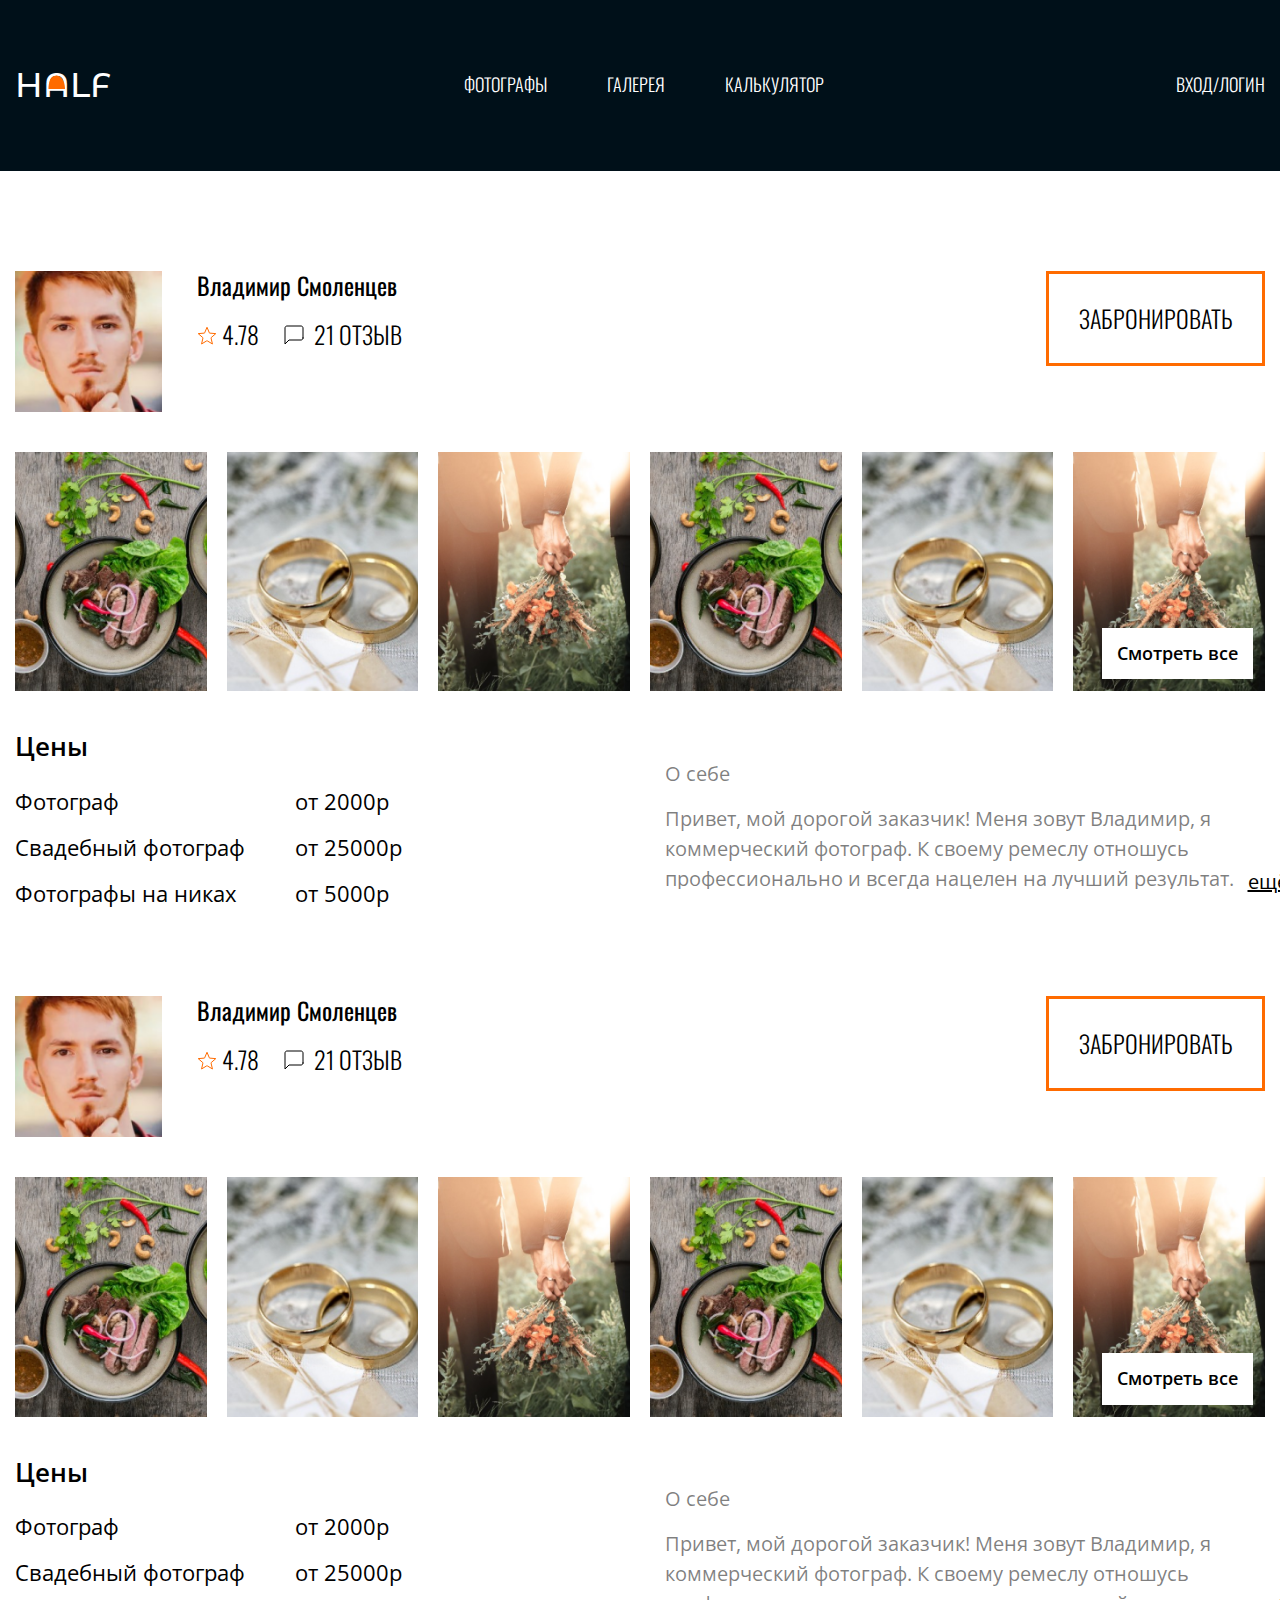
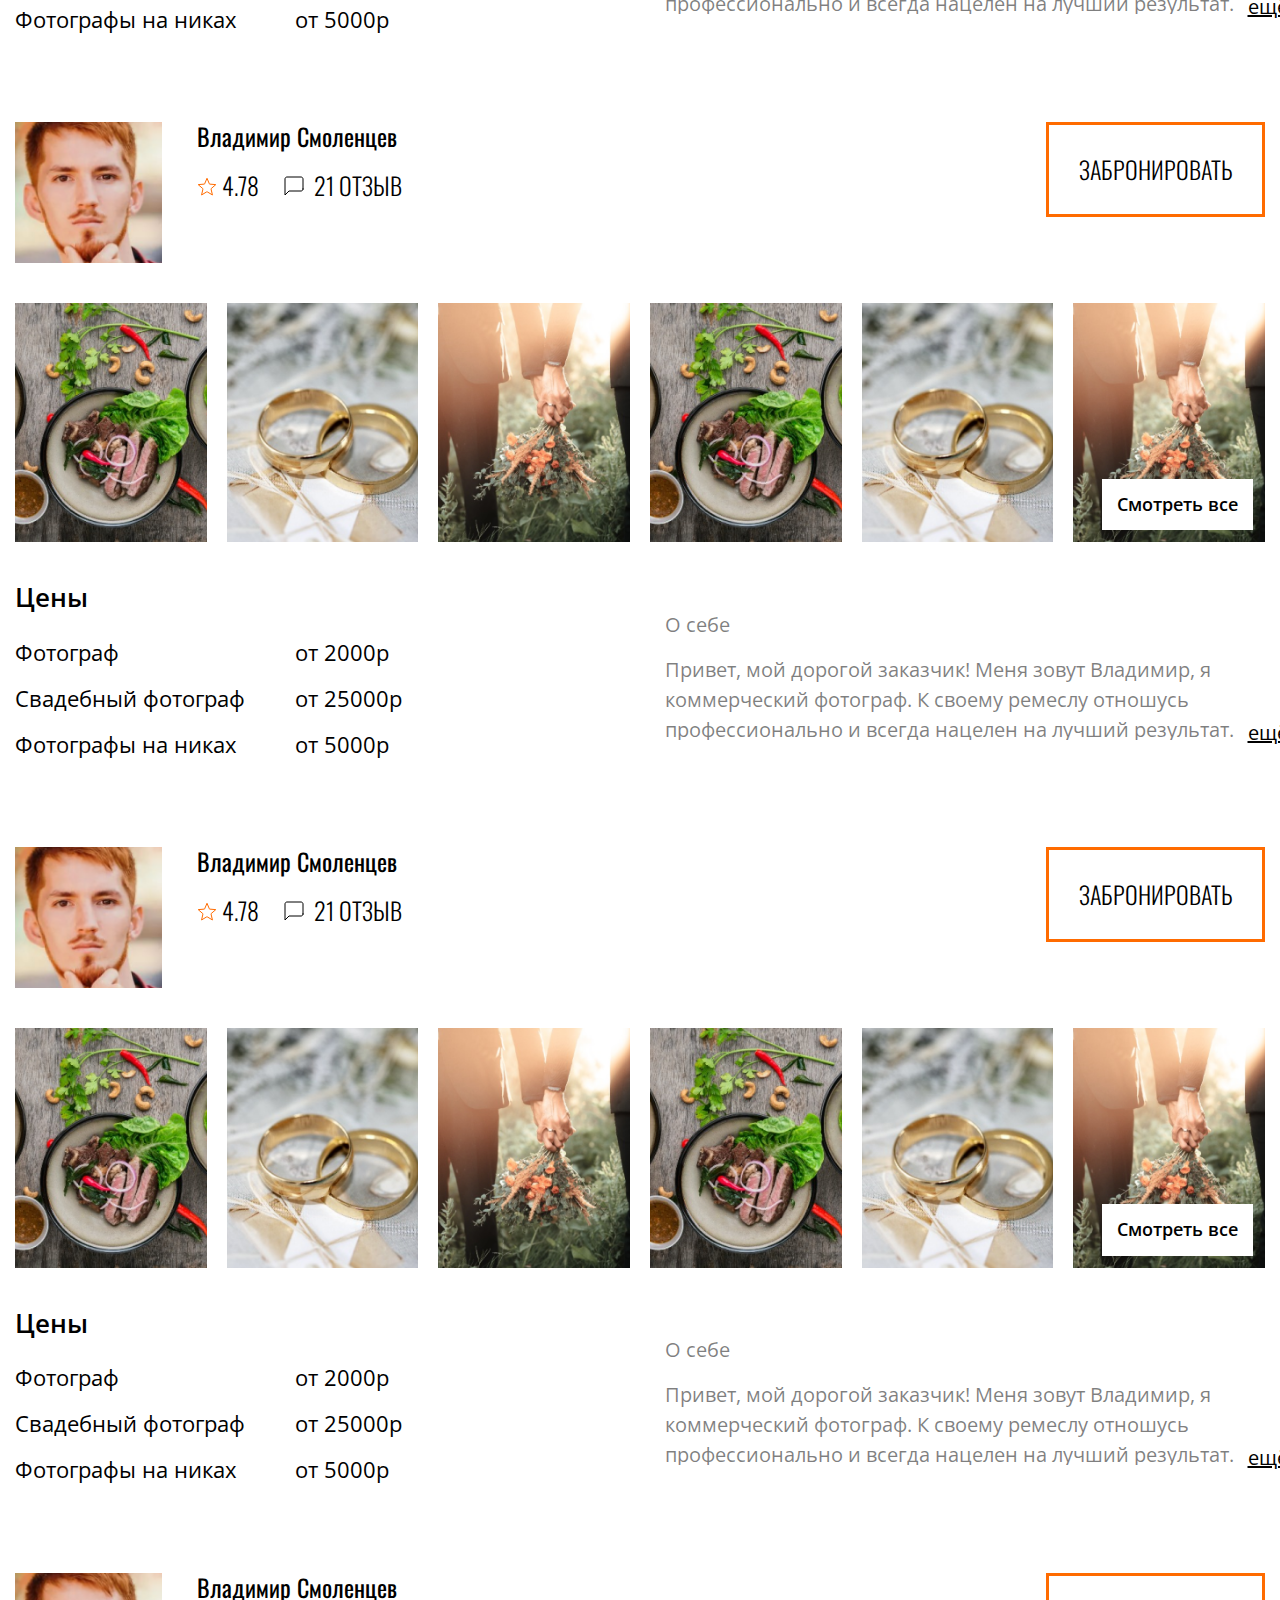
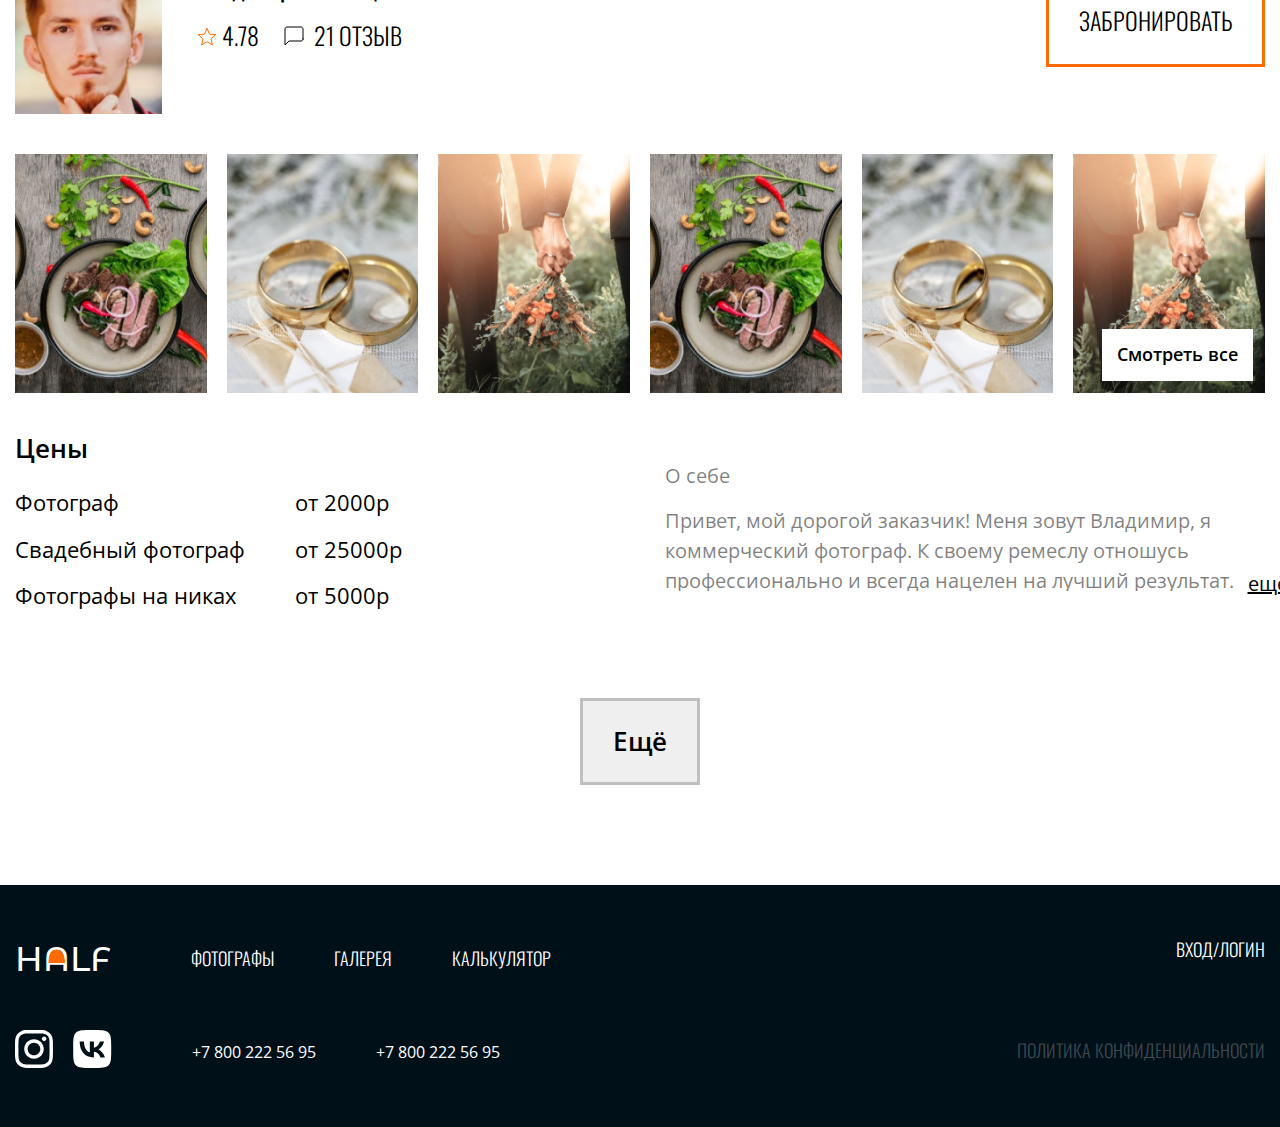
<file: photographers.html>
<!DOCTYPE html>
<html lang="en">

<head>
    <meta charset="UTF-8">
    <meta name="viewport" content="width=device-width, initial-scale=1.0">
    <title>HALF</title>
    <link rel="preconnect" href="https://fonts.googleapis.com">
    <link rel="preconnect" href="https://fonts.gstatic.com" crossorigin>
    <link
        href="https://fonts.googleapis.com/css2?family=Inter&family=Montserrat+Alternates:wght@500&family=Open+Sans:wght@400;600;700&family=Oswald:wght@300;400&display=swap"
        rel="stylesheet">
    <link rel="stylesheet" href="https://cdn.jsdelivr.net/npm/swiper@11/swiper-bundle.min.css" />
    <link rel="stylesheet" href="./src/styles/style.css">
    <link rel="stylesheet" href="./src/styles/photographers.css">
</head>

<body id="body" class="body">
    <header class="header">
        <div class="wrapper">
            <div class="header-content">
                <div class="logo">
                    <a href="./index.html">HALF</a>
                </div>
                <div class="nav-bar">
                    <nav class="nav">
                        <ol class="nav-bar-list">
                            <li class="nav-bar-item">
                                <a target="_blank" href="./photographers.html">
                                    Фотографы
                                </a>
                            </li>
                            <li class="nav-bar-item">
                                <a target="_blank" href="./gallery.html">
                                    Галерея
                                </a>
                            </li>
                            <li class="nav-bar-item">
                                <a target="_blank" href="./calc.html">
                                    Калькулятор
                                </a>
                            </li>
                        </ol>
                    </nav>
                </div>
                <div class="login">
                    <div class="sign-in-btn">
                        <button class="singIn">Вход/логин</button>
                    </div>
                    <div class="sing-modal" id="singModal">
                        <div class="sing-modal-content">
                            <div class="tab-content active">
                                <div class="sing-Modal-title">
                                    Авторизация
                                </div>
                                <div class="sing-modal-form">
                                    <div class="sing-modal-login">
                                        <div class="sing-modal-login-title">
                                            Телефон или почта
                                        </div>
                                        <input type="email" placeholder="example@mail.com">
                                    </div>
                                    <div class="sing-modal-password">
                                        <div class="sing-modal-password-title">
                                            Пароль
                                        </div>
                                        <input type="password" placeholder="pass123">
                                    </div>
                                </div>
                                <div class="submit-button">
                                    <button id="login-submit">Войти</button>
                                </div>
                                <div class="sign-title">
                                    <button class="tabBtn">Регистрация</button>
                                </div>
                            </div>
                            <div class="tab-content">
                                <div class="sing-Modal-title reg-modal-title">
                                    Регистрация фотографа
                                </div>
                                <div class="reg-client">
                                    <button class="tabBtn">Регистрация клиента</button>
                                </div>
                                <div class="reg-modal-form">
                                    <form class="regForm" name="regFormPhotograph" action="#" method="POST">
                                        <div class="reg-form-email reg-input">
                                            <label for="email">Почта</label>
                                            <input type="email" name="regMail" placeholder="example@mail.com" required>
                                        </div>
                                        <div class="reg-form-NAME reg-input">
                                            <label for="name">Имя</label>
                                            <input type="name" name="regName" placeholder="Иван" required>
                                        </div>
                                        <div class="reg-form-password reg-input">
                                            <label for="password">Пароль</label>
                                            <input type="password" name="regPass" placeholder="pass123" required>
                                        </div>
                                        <div class="reg-form-surname reg-input">
                                            <label for="surname">Фамилия</label>
                                            <input type="name" name="regSurname" placeholder="Иванов" required>
                                        </div>
                                        <div class="reg-form-repeatPassword reg-input">
                                            <label for="password">Повторите пароль</label>
                                            <input type="password" name="regPass" placeholder="pass" required>
                                        </div>
                                        <div class="reg-form-last-name reg-input">
                                            <label for="lastName">Отчество</label>
                                            <input type="name" name="regLastName" placeholder="Иванов" required>
                                        </div>
                                        <div class="reg-form-last-name reg-input">
                                            <label for="tel">Телефон</label>
                                            <input type="tel" name="regTel" placeholder="+7 900 9000 90 90" required>
                                        </div>
                                        <div class="submit-btn reg-input">
                                            <input type="submit" value="Завершить" name="subBtn">
                                        </div>
                                    </form>
                                </div>
                                <div class="submit-button">
                                    <button id="login-submit">Войти</button>
                                </div>
                                <div class="sign-title">
                                    <button class="tabBtn">Авторизация</button>
                                </div>
                            </div>
                            <div class="tab-content">
                                <div class="sing-Modal-title reg-modal-title">
                                    Регистрация клиента
                                </div>
                                <div class="reg-client">
                                    <button class="tabBtn">Регистрация фотографа</button>
                                </div>
                                <div class="reg-modal-form">
                                    <form class="regForm" name="regFormClient" action="#" method="POST">
                                        <div class="reg-form-email reg-input">
                                            <label for="email">Почта</label>
                                            <input type="email" name="regMail" placeholder="example@mail.com" required>
                                        </div>
                                        <div class="reg-form-NAME reg-input">
                                            <label for="name">Имя</label>
                                            <input type="name" name="regName" placeholder="Иван" required>
                                        </div>
                                        <div class="reg-form-password reg-input">
                                            <label for="password">Пароль</label>
                                            <input type="password" name="regPass" placeholder="pass123" required>
                                        </div>
                                        <div class="reg-form-surname reg-input">
                                            <label for="surname">Фамилия</label>
                                            <input type="name" name="regSurname" placeholder="Иванов" required>
                                        </div>
                                        <div class="reg-form-repeatPassword reg-input">
                                            <label for="password">Повторите пароль</label>
                                            <input type="password" name="regPass" placeholder="pass" required>
                                        </div>
                                        <div class="reg-form-last-name reg-input">
                                            <label for="lastName">Отчество</label>
                                            <input type="name" name="regLastName" placeholder="Иванов" required>
                                        </div>
                                        <div class="reg-form-last-name reg-input">
                                            <label for="tel">Телефон</label>
                                            <input type="tel" name="regTel" placeholder="+7 900 9000 90 90" required>
                                        </div>
                                        <div class="submit-btn reg-input">
                                            <input type="submit" value="Завершить" name="subBtn">
                                        </div>
                                    </form>
                                </div>
                                <div class="submit-button">
                                    <button id="login-submit">Войти</button>
                                </div>
                                <div class="sign-title">
                                    <button class="tabBtn">Авторизация</button>
                                </div>
                            </div>
                            <div class="close-sign-btn">
                                <button id="closeSingIn">
                                    <svg xmlns="http://www.w3.org/2000/svg" width="17" height="17" viewBox="0 0 17 17"
                                        fill="none">
                                        <path
                                            d="M2.13161 0.717514L16.9808 15.5668L15.5666 16.981L0.717393 2.13173L2.13161 0.717514Z"
                                            fill="black" />
                                        <path
                                            d="M0.717393 15.5668L15.5666 0.717514L16.9808 2.13173L2.13161 16.981L0.717393 15.5668Z"
                                            fill="black" />
                                    </svg>
                                </button>
                            </div>
                        </div>
                    </div>
                </div>
            </div>
        </div>
    </header>
    <section class="photographers">
        <div class="wrapper">
            <ol class="photographers-list">
                <li class="photographers-item">
                    <div class="photographers-item-header">
                        <div class="photographers-item-header-avatar">
                            <div class="photographers-item-img">
                                <img src="./src/images/photographers/photographer-avatar.png" alt="">
                            </div>
                            <div class="photographers-item-header-avatar-name-desc">
                                <div class="photographers-item-header-avatar-name-desc-name">
                                    Владимир Смоленцев
                                </div>
                                <div class="photographers-item-header-avatar-name-desc-raiting">
                                    <div class="photographers-item-rait">
                                        <div class="photographers-item-stars-rait-icon">
                                            <svg xmlns="http://www.w3.org/2000/svg" width="20" height="19"
                                                viewBox="0 0 20 19" fill="none">
                                                <path
                                                    d="M10.2584 14.8419L10 14.686L9.74163 14.8419L4.57422 17.9608L5.93708 12.0829L6.00507 11.7897L5.77773 11.5924L1.21987 7.63666L7.23296 7.11815L7.5327 7.0923L7.65025 6.81536L10 1.27966L12.3497 6.81536L12.4673 7.0923L12.767 7.11815L18.7786 7.63654L14.2126 11.5921L13.9845 11.7897L14.0531 12.0836L15.4239 17.9596L10.2584 14.8419Z"
                                                    stroke="#FF6B00" />
                                            </svg>
                                        </div>
                                        <div class="photographers-item-stars-rait-num">
                                            4.78
                                        </div>
                                    </div>
                                    <div class="photographers-item-reviews">
                                        <div class="photographers-item-reviews-icon">
                                            <svg xmlns="http://www.w3.org/2000/svg" width="20" height="20"
                                                viewBox="0 0 20 20" fill="none">
                                                <path
                                                    d="M19 13C19 13.5304 18.7893 14.0391 18.4142 14.4142C18.0391 14.7893 17.5304 15 17 15H5L1 19V3C1 2.46957 1.21071 1.96086 1.58579 1.58579C1.96086 1.21071 2.46957 1 3 1H17C17.5304 1 18.0391 1.21071 18.4142 1.58579C18.7893 1.96086 19 2.46957 19 3V13Z"
                                                    stroke="black" stroke-linecap="round" stroke-linejoin="round" />
                                            </svg>
                                        </div>
                                        <div class="photographers-item-reviews-num">
                                            21 отзыв
                                        </div>
                                    </div>
                                </div>
                            </div>
                        </div>
                        <div class="photographers-item-header-submit-button">
                            <button>забронировать</button>
                        </div>
                    </div>
                    <div class="photographers-item-main">
                        <ol class="photo-list">
                            <li class="photo-item">
                                <img src="./src/images/photographers/photos/photo1.png" alt="">
                            </li>
                            <li class="photo-item">
                                <img src="./src/images/photographers/photos/photo2.png" alt="">
                            </li>
                            <li class="photo-item">
                                <img src="./src/images/photographers/photos/photo3.png" alt="">
                            </li>
                            <li class="photo-item">
                                <img src="./src/images/photographers/photos/photo1.png" alt="">
                            </li>
                            <li class="photo-item">
                                <img src="./src/images/photographers/photos/photo2.png" alt="">
                            </li>
                            <li class="photo-item">
                                <img src="./src/images/photographers/photos/photo3.png" alt="">
                            </li>
                        </ol>
                        <a href="#" class="watch-all-btn">
                            Смотреть все
                        </a>
                    </div>
                    <div class="photographers-item-desc">
                        <div class="photographers-item-price">
                            <div class="photographers-item-price-title">
                                Цены
                            </div>
                            <div class="photographers-item-price-main">
                                <div class="photographers-item-price-service-list">
                                    <div class="photographers-item-price-service">
                                        Фотограф
                                    </div>
                                    <div class="photographers-item-price-service">
                                        Свадебный фотограф
                                    </div>
                                    <div class="photographers-item-price-service">
                                        Фотографы на никах
                                    </div>
                                </div>
                                <div class="photographers-item-price-service-price-list">
                                    <div class="photographers-item-price-price-item">
                                        от 2000р
                                    </div>
                                    <div class="photographers-item-price-price-item">
                                        от 25000р
                                    </div>
                                    <div class="photographers-item-price-price-item">
                                        от 5000р
                                    </div>
                                </div>
                            </div>
                        </div>
                        <div class="photographers-item-about">
                            <div class="photographers-item-about-title">
                                О себе
                            </div>
                            <div class="photographers-item-about-main">
                                <div class="photographers-item-about-main-text">
                                    Привет, мой дорогой заказчик! Меня зовут Владимир, я коммерческий фотограф. К своему
                                    ремеслу отношусь профессионально и всегда нацелен на лучший результат. ещё
                                    Внимательно
                                    выслушиваю пожелания своих заказчиков и воплощаю их в работе. Свою работу делаю
                                    качественно и в срок. Буду рад сотрудничеству.
                                </div>
                                <div class="more"><a href="#" class="more-btn">ещё...</a></div>
                            </div>
                        </div>
                    </div>
                </li>
                <li class="photographers-item">
                    <div class="photographers-item-header">
                        <div class="photographers-item-header-avatar">
                            <div class="photographers-item-img">
                                <img src="./src/images/photographers/photographer-avatar.png" alt="">
                            </div>
                            <div class="photographers-item-header-avatar-name-desc">
                                <div class="photographers-item-header-avatar-name-desc-name">
                                    Владимир Смоленцев
                                </div>
                                <div class="photographers-item-header-avatar-name-desc-raiting">
                                    <div class="photographers-item-rait">
                                        <div class="photographers-item-stars-rait-icon">
                                            <svg xmlns="http://www.w3.org/2000/svg" width="20" height="19"
                                                viewBox="0 0 20 19" fill="none">
                                                <path
                                                    d="M10.2584 14.8419L10 14.686L9.74163 14.8419L4.57422 17.9608L5.93708 12.0829L6.00507 11.7897L5.77773 11.5924L1.21987 7.63666L7.23296 7.11815L7.5327 7.0923L7.65025 6.81536L10 1.27966L12.3497 6.81536L12.4673 7.0923L12.767 7.11815L18.7786 7.63654L14.2126 11.5921L13.9845 11.7897L14.0531 12.0836L15.4239 17.9596L10.2584 14.8419Z"
                                                    stroke="#FF6B00" />
                                            </svg>
                                        </div>
                                        <div class="photographers-item-stars-rait-num">
                                            4.78
                                        </div>
                                    </div>
                                    <div class="photographers-item-reviews">
                                        <div class="photographers-item-reviews-icon">
                                            <svg xmlns="http://www.w3.org/2000/svg" width="20" height="20"
                                                viewBox="0 0 20 20" fill="none">
                                                <path
                                                    d="M19 13C19 13.5304 18.7893 14.0391 18.4142 14.4142C18.0391 14.7893 17.5304 15 17 15H5L1 19V3C1 2.46957 1.21071 1.96086 1.58579 1.58579C1.96086 1.21071 2.46957 1 3 1H17C17.5304 1 18.0391 1.21071 18.4142 1.58579C18.7893 1.96086 19 2.46957 19 3V13Z"
                                                    stroke="black" stroke-linecap="round" stroke-linejoin="round" />
                                            </svg>
                                        </div>
                                        <div class="photographers-item-reviews-num">
                                            21 отзыв
                                        </div>
                                    </div>
                                </div>
                            </div>
                        </div>
                        <div class="photographers-item-header-submit-button">
                            <button>забронировать</button>
                        </div>
                    </div>
                    <div class="photographers-item-main">
                        <ol class="photo-list">
                            <li class="photo-item">
                                <img src="./src/images/photographers/photos/photo1.png" alt="">
                            </li>
                            <li class="photo-item">
                                <img src="./src/images/photographers/photos/photo2.png" alt="">
                            </li>
                            <li class="photo-item">
                                <img src="./src/images/photographers/photos/photo3.png" alt="">
                            </li>
                            <li class="photo-item">
                                <img src="./src/images/photographers/photos/photo1.png" alt="">
                            </li>
                            <li class="photo-item">
                                <img src="./src/images/photographers/photos/photo2.png" alt="">
                            </li>
                            <li class="photo-item">
                                <img src="./src/images/photographers/photos/photo3.png" alt="">
                            </li>
                        </ol>
                        <a href="#" class="watch-all-btn">
                            Смотреть все
                        </a>
                    </div>
                    <div class="photographers-item-desc">
                        <div class="photographers-item-price">
                            <div class="photographers-item-price-title">
                                Цены
                            </div>
                            <div class="photographers-item-price-main">
                                <div class="photographers-item-price-service-list">
                                    <div class="photographers-item-price-service">
                                        Фотограф
                                    </div>
                                    <div class="photographers-item-price-service">
                                        Свадебный фотограф
                                    </div>
                                    <div class="photographers-item-price-service">
                                        Фотографы на никах
                                    </div>
                                </div>
                                <div class="photographers-item-price-service-price-list">
                                    <div class="photographers-item-price-price-item">
                                        от 2000р
                                    </div>
                                    <div class="photographers-item-price-price-item">
                                        от 25000р
                                    </div>
                                    <div class="photographers-item-price-price-item">
                                        от 5000р
                                    </div>
                                </div>
                            </div>
                        </div>
                        <div class="photographers-item-about">
                            <div class="photographers-item-about-title">
                                О себе
                            </div>
                            <div class="photographers-item-about-main">
                                <div class="photographers-item-about-main-text">
                                    Привет, мой дорогой заказчик! Меня зовут Владимир, я коммерческий фотограф. К своему
                                    ремеслу отношусь профессионально и всегда нацелен на лучший результат. ещё
                                    Внимательно
                                    выслушиваю пожелания своих заказчиков и воплощаю их в работе. Свою работу делаю
                                    качественно и в срок. Буду рад сотрудничеству.
                                </div>
                                <div class="more"><a href="#" class="more-btn">ещё...</a></div>
                            </div>
                        </div>
                    </div>
                </li>
                <li class="photographers-item">
                    <div class="photographers-item-header">
                        <div class="photographers-item-header-avatar">
                            <div class="photographers-item-img">
                                <img src="./src/images/photographers/photographer-avatar.png" alt="">
                            </div>
                            <div class="photographers-item-header-avatar-name-desc">
                                <div class="photographers-item-header-avatar-name-desc-name">
                                    Владимир Смоленцев
                                </div>
                                <div class="photographers-item-header-avatar-name-desc-raiting">
                                    <div class="photographers-item-rait">
                                        <div class="photographers-item-stars-rait-icon">
                                            <svg xmlns="http://www.w3.org/2000/svg" width="20" height="19"
                                                viewBox="0 0 20 19" fill="none">
                                                <path
                                                    d="M10.2584 14.8419L10 14.686L9.74163 14.8419L4.57422 17.9608L5.93708 12.0829L6.00507 11.7897L5.77773 11.5924L1.21987 7.63666L7.23296 7.11815L7.5327 7.0923L7.65025 6.81536L10 1.27966L12.3497 6.81536L12.4673 7.0923L12.767 7.11815L18.7786 7.63654L14.2126 11.5921L13.9845 11.7897L14.0531 12.0836L15.4239 17.9596L10.2584 14.8419Z"
                                                    stroke="#FF6B00" />
                                            </svg>
                                        </div>
                                        <div class="photographers-item-stars-rait-num">
                                            4.78
                                        </div>
                                    </div>
                                    <div class="photographers-item-reviews">
                                        <div class="photographers-item-reviews-icon">
                                            <svg xmlns="http://www.w3.org/2000/svg" width="20" height="20"
                                                viewBox="0 0 20 20" fill="none">
                                                <path
                                                    d="M19 13C19 13.5304 18.7893 14.0391 18.4142 14.4142C18.0391 14.7893 17.5304 15 17 15H5L1 19V3C1 2.46957 1.21071 1.96086 1.58579 1.58579C1.96086 1.21071 2.46957 1 3 1H17C17.5304 1 18.0391 1.21071 18.4142 1.58579C18.7893 1.96086 19 2.46957 19 3V13Z"
                                                    stroke="black" stroke-linecap="round" stroke-linejoin="round" />
                                            </svg>
                                        </div>
                                        <div class="photographers-item-reviews-num">
                                            21 отзыв
                                        </div>
                                    </div>
                                </div>
                            </div>
                        </div>
                        <div class="photographers-item-header-submit-button">
                            <button>забронировать</button>
                        </div>
                    </div>
                    <div class="photographers-item-main">
                        <ol class="photo-list">
                            <li class="photo-item">
                                <img src="./src/images/photographers/photos/photo1.png" alt="">
                            </li>
                            <li class="photo-item">
                                <img src="./src/images/photographers/photos/photo2.png" alt="">
                            </li>
                            <li class="photo-item">
                                <img src="./src/images/photographers/photos/photo3.png" alt="">
                            </li>
                            <li class="photo-item">
                                <img src="./src/images/photographers/photos/photo1.png" alt="">
                            </li>
                            <li class="photo-item">
                                <img src="./src/images/photographers/photos/photo2.png" alt="">
                            </li>
                            <li class="photo-item">
                                <img src="./src/images/photographers/photos/photo3.png" alt="">
                            </li>
                        </ol>
                        <a href="#" class="watch-all-btn">
                            Смотреть все
                        </a>
                    </div>
                    <div class="photographers-item-desc">
                        <div class="photographers-item-price">
                            <div class="photographers-item-price-title">
                                Цены
                            </div>
                            <div class="photographers-item-price-main">
                                <div class="photographers-item-price-service-list">
                                    <div class="photographers-item-price-service">
                                        Фотограф
                                    </div>
                                    <div class="photographers-item-price-service">
                                        Свадебный фотограф
                                    </div>
                                    <div class="photographers-item-price-service">
                                        Фотографы на никах
                                    </div>
                                </div>
                                <div class="photographers-item-price-service-price-list">
                                    <div class="photographers-item-price-price-item">
                                        от 2000р
                                    </div>
                                    <div class="photographers-item-price-price-item">
                                        от 25000р
                                    </div>
                                    <div class="photographers-item-price-price-item">
                                        от 5000р
                                    </div>
                                </div>
                            </div>
                        </div>
                        <div class="photographers-item-about">
                            <div class="photographers-item-about-title">
                                О себе
                            </div>
                            <div class="photographers-item-about-main">
                                <div class="photographers-item-about-main-text">
                                    Привет, мой дорогой заказчик! Меня зовут Владимир, я коммерческий фотограф. К своему
                                    ремеслу отношусь профессионально и всегда нацелен на лучший результат. ещё
                                    Внимательно
                                    выслушиваю пожелания своих заказчиков и воплощаю их в работе. Свою работу делаю
                                    качественно и в срок. Буду рад сотрудничеству.
                                </div>
                                <div class="more"><a href="#" class="more-btn">ещё...</a></div>
                            </div>
                        </div>
                    </div>
                </li>
                <li class="photographers-item">
                    <div class="photographers-item-header">
                        <div class="photographers-item-header-avatar">
                            <div class="photographers-item-img">
                                <img src="./src/images/photographers/photographer-avatar.png" alt="">
                            </div>
                            <div class="photographers-item-header-avatar-name-desc">
                                <div class="photographers-item-header-avatar-name-desc-name">
                                    Владимир Смоленцев
                                </div>
                                <div class="photographers-item-header-avatar-name-desc-raiting">
                                    <div class="photographers-item-rait">
                                        <div class="photographers-item-stars-rait-icon">
                                            <svg xmlns="http://www.w3.org/2000/svg" width="20" height="19"
                                                viewBox="0 0 20 19" fill="none">
                                                <path
                                                    d="M10.2584 14.8419L10 14.686L9.74163 14.8419L4.57422 17.9608L5.93708 12.0829L6.00507 11.7897L5.77773 11.5924L1.21987 7.63666L7.23296 7.11815L7.5327 7.0923L7.65025 6.81536L10 1.27966L12.3497 6.81536L12.4673 7.0923L12.767 7.11815L18.7786 7.63654L14.2126 11.5921L13.9845 11.7897L14.0531 12.0836L15.4239 17.9596L10.2584 14.8419Z"
                                                    stroke="#FF6B00" />
                                            </svg>
                                        </div>
                                        <div class="photographers-item-stars-rait-num">
                                            4.78
                                        </div>
                                    </div>
                                    <div class="photographers-item-reviews">
                                        <div class="photographers-item-reviews-icon">
                                            <svg xmlns="http://www.w3.org/2000/svg" width="20" height="20"
                                                viewBox="0 0 20 20" fill="none">
                                                <path
                                                    d="M19 13C19 13.5304 18.7893 14.0391 18.4142 14.4142C18.0391 14.7893 17.5304 15 17 15H5L1 19V3C1 2.46957 1.21071 1.96086 1.58579 1.58579C1.96086 1.21071 2.46957 1 3 1H17C17.5304 1 18.0391 1.21071 18.4142 1.58579C18.7893 1.96086 19 2.46957 19 3V13Z"
                                                    stroke="black" stroke-linecap="round" stroke-linejoin="round" />
                                            </svg>
                                        </div>
                                        <div class="photographers-item-reviews-num">
                                            21 отзыв
                                        </div>
                                    </div>
                                </div>
                            </div>
                        </div>
                        <div class="photographers-item-header-submit-button">
                            <button>забронировать</button>
                        </div>
                    </div>
                    <div class="photographers-item-main">
                        <ol class="photo-list">
                            <li class="photo-item">
                                <img src="./src/images/photographers/photos/photo1.png" alt="">
                            </li>
                            <li class="photo-item">
                                <img src="./src/images/photographers/photos/photo2.png" alt="">
                            </li>
                            <li class="photo-item">
                                <img src="./src/images/photographers/photos/photo3.png" alt="">
                            </li>
                            <li class="photo-item">
                                <img src="./src/images/photographers/photos/photo1.png" alt="">
                            </li>
                            <li class="photo-item">
                                <img src="./src/images/photographers/photos/photo2.png" alt="">
                            </li>
                            <li class="photo-item">
                                <img src="./src/images/photographers/photos/photo3.png" alt="">
                            </li>
                        </ol>
                        <a href="#" class="watch-all-btn">
                            Смотреть все
                        </a>
                    </div>
                    <div class="photographers-item-desc">
                        <div class="photographers-item-price">
                            <div class="photographers-item-price-title">
                                Цены
                            </div>
                            <div class="photographers-item-price-main">
                                <div class="photographers-item-price-service-list">
                                    <div class="photographers-item-price-service">
                                        Фотограф
                                    </div>
                                    <div class="photographers-item-price-service">
                                        Свадебный фотограф
                                    </div>
                                    <div class="photographers-item-price-service">
                                        Фотографы на никах
                                    </div>
                                </div>
                                <div class="photographers-item-price-service-price-list">
                                    <div class="photographers-item-price-price-item">
                                        от 2000р
                                    </div>
                                    <div class="photographers-item-price-price-item">
                                        от 25000р
                                    </div>
                                    <div class="photographers-item-price-price-item">
                                        от 5000р
                                    </div>
                                </div>
                            </div>
                        </div>
                        <div class="photographers-item-about">
                            <div class="photographers-item-about-title">
                                О себе
                            </div>
                            <div class="photographers-item-about-main">
                                <div class="photographers-item-about-main-text">
                                    Привет, мой дорогой заказчик! Меня зовут Владимир, я коммерческий фотограф. К своему
                                    ремеслу отношусь профессионально и всегда нацелен на лучший результат. ещё
                                    Внимательно
                                    выслушиваю пожелания своих заказчиков и воплощаю их в работе. Свою работу делаю
                                    качественно и в срок. Буду рад сотрудничеству.
                                </div>
                                <div class="more"><a href="#" class="more-btn">ещё...</a></div>
                            </div>
                        </div>
                    </div>
                </li>
                <li class="photographers-item">
                    <div class="photographers-item-header">
                        <div class="photographers-item-header-avatar">
                            <div class="photographers-item-img">
                                <img src="./src/images/photographers/photographer-avatar.png" alt="">
                            </div>
                            <div class="photographers-item-header-avatar-name-desc">
                                <div class="photographers-item-header-avatar-name-desc-name">
                                    Владимир Смоленцев
                                </div>
                                <div class="photographers-item-header-avatar-name-desc-raiting">
                                    <div class="photographers-item-rait">
                                        <div class="photographers-item-stars-rait-icon">
                                            <svg xmlns="http://www.w3.org/2000/svg" width="20" height="19"
                                                viewBox="0 0 20 19" fill="none">
                                                <path
                                                    d="M10.2584 14.8419L10 14.686L9.74163 14.8419L4.57422 17.9608L5.93708 12.0829L6.00507 11.7897L5.77773 11.5924L1.21987 7.63666L7.23296 7.11815L7.5327 7.0923L7.65025 6.81536L10 1.27966L12.3497 6.81536L12.4673 7.0923L12.767 7.11815L18.7786 7.63654L14.2126 11.5921L13.9845 11.7897L14.0531 12.0836L15.4239 17.9596L10.2584 14.8419Z"
                                                    stroke="#FF6B00" />
                                            </svg>
                                        </div>
                                        <div class="photographers-item-stars-rait-num">
                                            4.78
                                        </div>
                                    </div>
                                    <div class="photographers-item-reviews">
                                        <div class="photographers-item-reviews-icon">
                                            <svg xmlns="http://www.w3.org/2000/svg" width="20" height="20"
                                                viewBox="0 0 20 20" fill="none">
                                                <path
                                                    d="M19 13C19 13.5304 18.7893 14.0391 18.4142 14.4142C18.0391 14.7893 17.5304 15 17 15H5L1 19V3C1 2.46957 1.21071 1.96086 1.58579 1.58579C1.96086 1.21071 2.46957 1 3 1H17C17.5304 1 18.0391 1.21071 18.4142 1.58579C18.7893 1.96086 19 2.46957 19 3V13Z"
                                                    stroke="black" stroke-linecap="round" stroke-linejoin="round" />
                                            </svg>
                                        </div>
                                        <div class="photographers-item-reviews-num">
                                            21 отзыв
                                        </div>
                                    </div>
                                </div>
                            </div>
                        </div>
                        <div class="photographers-item-header-submit-button">
                            <button>забронировать</button>
                        </div>
                    </div>
                    <div class="photographers-item-main">
                        <ol class="photo-list">
                            <li class="photo-item">
                                <img src="./src/images/photographers/photos/photo1.png" alt="">
                            </li>
                            <li class="photo-item">
                                <img src="./src/images/photographers/photos/photo2.png" alt="">
                            </li>
                            <li class="photo-item">
                                <img src="./src/images/photographers/photos/photo3.png" alt="">
                            </li>
                            <li class="photo-item">
                                <img src="./src/images/photographers/photos/photo1.png" alt="">
                            </li>
                            <li class="photo-item">
                                <img src="./src/images/photographers/photos/photo2.png" alt="">
                            </li>
                            <li class="photo-item">
                                <img src="./src/images/photographers/photos/photo3.png" alt="">
                            </li>
                        </ol>
                        <a href="#" class="watch-all-btn">
                            Смотреть все
                        </a>
                    </div>
                    <div class="photographers-item-desc">
                        <div class="photographers-item-price">
                            <div class="photographers-item-price-title">
                                Цены
                            </div>
                            <div class="photographers-item-price-main">
                                <div class="photographers-item-price-service-list">
                                    <div class="photographers-item-price-service">
                                        Фотограф
                                    </div>
                                    <div class="photographers-item-price-service">
                                        Свадебный фотограф
                                    </div>
                                    <div class="photographers-item-price-service">
                                        Фотографы на никах
                                    </div>
                                </div>
                                <div class="photographers-item-price-service-price-list">
                                    <div class="photographers-item-price-price-item">
                                        от 2000р
                                    </div>
                                    <div class="photographers-item-price-price-item">
                                        от 25000р
                                    </div>
                                    <div class="photographers-item-price-price-item">
                                        от 5000р
                                    </div>
                                </div>
                            </div>
                        </div>
                        <div class="photographers-item-about">
                            <div class="photographers-item-about-title">
                                О себе
                            </div>
                            <div class="photographers-item-about-main">
                                <div class="photographers-item-about-main-text">
                                    Привет, мой дорогой заказчик! Меня зовут Владимир, я коммерческий фотограф. К своему
                                    ремеслу отношусь профессионально и всегда нацелен на лучший результат. ещё
                                    Внимательно
                                    выслушиваю пожелания своих заказчиков и воплощаю их в работе. Свою работу делаю
                                    качественно и в срок. Буду рад сотрудничеству.
                                </div>
                                <div class="more"><a href="#" class="more-btn">ещё...</a></div>
                            </div>
                        </div>
                    </div>
                </li>
                <div class="photographers-item-more">
                    <button>Ещё</button>
                </div>
            </ol>
        </div>
    </section>
    <footer class="footer">
        <div class="wrapper">
            <div class="footer-content">
                <div class="footer-top">
                    <div class="footer-right">
                        <div class="logo">
                            <a href="./index.html">HALF</a>
                        </div>
                        <div class="nav-bar">
                            <nav class="nav">
                                <ol class="nav-bar-list">
                                    <li class="nav-bar-item">
                                        <a href="./photographers.html">
                                            Фотографы
                                        </a>
                                    </li>
                                    <li class="nav-bar-item">
                                        <a href="./gallery.html">
                                            Галерея
                                        </a>
                                    </li>
                                    <li class="nav-bar-item">
                                        <a href="./calc.html">
                                            Калькулятор
                                        </a>
                                    </li>
                                </ol>
                            </nav>
                        </div>
                    </div>
                    <div class="login">
                        <div class="sign-in-btn">
                            <button class="singIn">Вход/логин</button>
                        </div>
                    </div>
                </div>
                <div class="footer-bottom">
                    <div class="footer-contacts">
                        <div class="footer-social">
                            <div class="footer-insta">
                                <a href="#">
                                    <svg xmlns="http://www.w3.org/2000/svg" width="38" height="38" viewBox="0 0 38 38"
                                        fill="none">
                                        <path
                                            d="M19 3.42148C24.0766 3.42148 24.6777 3.44375 26.6742 3.53281C28.5297 3.61445 29.5316 3.92617 30.1996 4.18594C31.0828 4.52734 31.7211 4.94297 32.3816 5.60351C33.0496 6.27148 33.4578 6.90234 33.7992 7.78555C34.059 8.45351 34.3707 9.46289 34.4523 11.3109C34.5414 13.3148 34.5637 13.916 34.5637 18.9852C34.5637 24.0617 34.5414 24.6629 34.4523 26.6594C34.3707 28.5148 34.059 29.5168 33.7992 30.1848C33.4578 31.068 33.0422 31.7062 32.3816 32.3668C31.7137 33.0348 31.0828 33.443 30.1996 33.7844C29.5316 34.0441 28.5223 34.3559 26.6742 34.4375C24.6703 34.5266 24.0691 34.5488 19 34.5488C13.9234 34.5488 13.3223 34.5266 11.3258 34.4375C9.47031 34.3559 8.46836 34.0441 7.80039 33.7844C6.91719 33.443 6.2789 33.0273 5.61836 32.3668C4.95039 31.6988 4.54219 31.068 4.20078 30.1848C3.94101 29.5168 3.6293 28.5074 3.54766 26.6594C3.45859 24.6555 3.43633 24.0543 3.43633 18.9852C3.43633 13.9086 3.45859 13.3074 3.54766 11.3109C3.6293 9.45547 3.94101 8.45351 4.20078 7.78555C4.54219 6.90234 4.95781 6.26406 5.61836 5.60351C6.28633 4.93555 6.91719 4.52734 7.80039 4.18594C8.46836 3.92617 9.47773 3.61445 11.3258 3.53281C13.3223 3.44375 13.9234 3.42148 19 3.42148ZM19 0C13.8418 0 13.1961 0.0222656 11.1699 0.111328C9.15117 0.200391 7.76328 0.526953 6.56094 0.994531C5.30664 1.48437 4.24531 2.13008 3.19141 3.19141C2.13008 4.24531 1.48437 5.30664 0.994531 6.55351C0.526953 7.76328 0.200391 9.14375 0.111328 11.1625C0.0222656 13.1961 0 13.8418 0 19C0 24.1582 0.0222656 24.8039 0.111328 26.8301C0.200391 28.8488 0.526953 30.2367 0.994531 31.4391C1.48437 32.6934 2.13008 33.7547 3.19141 34.8086C4.24531 35.8625 5.30664 36.5156 6.55351 36.998C7.76328 37.4656 9.14375 37.7922 11.1625 37.8812C13.1887 37.9703 13.8344 37.9926 18.9926 37.9926C24.1508 37.9926 24.7965 37.9703 26.8226 37.8812C28.8414 37.7922 30.2293 37.4656 31.4316 36.998C32.6785 36.5156 33.7398 35.8625 34.7937 34.8086C35.8476 33.7547 36.5008 32.6934 36.9832 31.4465C37.4508 30.2367 37.7773 28.8562 37.8664 26.8375C37.9555 24.8113 37.9777 24.1656 37.9777 19.0074C37.9777 13.8492 37.9555 13.2035 37.8664 11.1773C37.7773 9.15859 37.4508 7.7707 36.9832 6.56836C36.5156 5.30664 35.8699 4.24531 34.8086 3.19141C33.7547 2.1375 32.6934 1.48437 31.4465 1.00195C30.2367 0.534375 28.8562 0.207812 26.8375 0.11875C24.8039 0.0222656 24.1582 0 19 0Z"
                                            fill="white" />
                                        <path
                                            d="M19 9.24023C13.6117 9.24023 9.24023 13.6117 9.24023 19C9.24023 24.3883 13.6117 28.7598 19 28.7598C24.3883 28.7598 28.7598 24.3883 28.7598 19C28.7598 13.6117 24.3883 9.24023 19 9.24023ZM19 25.3309C15.5043 25.3309 12.6691 22.4957 12.6691 19C12.6691 15.5043 15.5043 12.6691 19 12.6691C22.4957 12.6691 25.3309 15.5043 25.3309 19C25.3309 22.4957 22.4957 25.3309 19 25.3309Z"
                                            fill="white" />
                                        <path
                                            d="M31.4242 8.8542C31.4242 10.1159 30.4 11.1327 29.1457 11.1327C27.884 11.1327 26.8672 10.1085 26.8672 8.8542C26.8672 7.59248 27.8914 6.57568 29.1457 6.57568C30.4 6.57568 31.4242 7.5999 31.4242 8.8542Z"
                                            fill="white" />
                                    </svg>
                                </a>
                            </div>
                            <div class="footer-vk">
                                <a href="#">
                                    <svg xmlns="http://www.w3.org/2000/svg" width="39" height="38" viewBox="0 0 39 38"
                                        fill="none">
                                        <path fill-rule="evenodd" clip-rule="evenodd"
                                            d="M2.88115 2.67119C0.209961 5.34237 0.209961 9.64155 0.209961 18.24V19.76C0.209961 28.3584 0.209961 32.6576 2.88115 35.3288C5.55233 38 9.85151 38 18.45 38H19.97C28.5684 38 32.8676 38 35.5388 35.3288C38.21 32.6576 38.21 28.3584 38.21 19.76V18.24C38.21 9.64155 38.21 5.34237 35.5388 2.67119C32.8676 0 28.5684 0 19.97 0H18.45C9.85151 0 5.55233 0 2.88115 2.67119ZM6.62256 11.5584C6.82839 21.4384 11.7684 27.3759 20.4292 27.3759H20.9201V21.7234C24.1026 22.0401 26.5091 24.3676 27.475 27.3759H31.9717C30.7367 22.8792 27.4907 20.3934 25.4641 19.4434C27.4907 18.2717 30.3407 15.4217 31.0215 11.5584H26.9365C26.0498 14.6934 23.4218 17.5434 20.9201 17.8126V11.5584H16.835V22.5151C14.3016 21.8817 11.1034 18.8101 10.9609 11.5584H6.62256Z"
                                            fill="white" />
                                    </svg>
                                </a>
                            </div>
                        </div>
                        <div class="footer-tel">
                            <div class="tel">
                                <a href="+7 800 222 56 95">+7 800 222 56 95</a>
                            </div>
                            <div class="tel">
                                <a href="+7 800 222 56 95">+7 800 222 56 95</a>
                            </div>
                        </div>
                    </div>
                    <div class="footer-copyrights">
                        <a href="#">Политика конфиденциальности</a>
                    </div>
                </div>
            </div>
        </div>
    </footer>
    <script src="https://cdn.jsdelivr.net/npm/swiper@11/swiper-bundle.min.js"></script>
    <script src="./src/scripts/login.js"></script>
</body>

</html>
</file>
<file: src/styles/style.css>
* {
    box-sizing: border-box;
}

body {
    padding: 0;
    margin: 0;
    font-family: Open Sans;
    background: #FFF;
    color: #000000;
}


.body.lock {
    background-color: rgba(0, 0, 0, .3);
    overflow: hidden;
}

a,
button,
ol,
ul,
li,
input,
button {
    padding: 0;
    margin: 0;
    font-family: Open Sans;
}

a {
    color: #FFF;
    text-decoration: none;
}

ol {
    list-style: none;
}

button {
    cursor: pointer;
}


::placeholder {
    color: rgba(0, 0, 0, 0.20);
    font-family: Inter;
    font-size: 20px;
    font-weight: 400;
}

img {
    width: 100%;
    height: 100%;
    object-fit: cover;
}


.wrapper {
    max-width: 1300px;
    margin: 0 auto;
    padding: 0 15px;
}



/*=====header===========================>*/


.header {
    background: #001019;
}

.logo a {
    color: #FFF;
    font-family: Montserrat Alternates;
    font-size: 34px;
    font-weight: 500;
    line-height: 120%;
}

.logo {
    position: relative;
}

.logo::after {
    content: "";
    pointer-events: none;
    position: absolute;
    top: 10px;
    left: 33px;
    background: url(../images/icon/logo-icon.svg);
    background-repeat: no-repeat;
    background-position: center;
    background-size: cover;
    width: 17px;
    height: 14px;

}


.header-content {
    padding: 65px 0px;
    display: flex;
    align-items: center;
    justify-content: space-between;
}

.nav-bar-list {
    display: flex;
    align-items: center;
    gap: 60px;
}

.nav-bar-item a {
    color: #FFF;
    font-family: Oswald;
    font-size: 18px;
    font-weight: 300;
    line-height: 120%;
    text-transform: uppercase;
}



.sign-in-btn button {
    color: #FFF;
    background: transparent;
    border: none;
    font-family: Oswald;
    font-size: 18px;
    font-weight: 300;
    line-height: 120%;
    text-transform: uppercase;
}


/*=====hero===========================>*/


.hero {
    margin-bottom: 100px;
}

.hero-slide {
    position: relative;
    height: 761px;
    text-align: center;
    display: flex;
    align-items: center;
    justify-content: center;
    flex-direction: column;
}

.hero-slide-bg img {
    top: 0;
    left: 0;
    position: absolute;
    width: 100%;
    height: 761px;
    z-index: -1;
}

.hero-slide-text {
    margin-bottom: 60px;
}

.stars-rait {
    color: #000;
    font-family: Oswald;
    font-size: 24px;
    font-weight: 300;
    line-height: 120%;
    text-transform: uppercase;
}


.hero-slide-stars-rait {
    display: flex;
    gap: 5px;
}

.hero-slide-stars {
    position: absolute;
    bottom: 5%;
    left: 5%;
    display: flex;
    align-items: center;
    gap: 20px;
}


.hero-slide-title {
    color: #FFF;
    text-align: center;
    font-family: Open Sans;
    font-size: 42px;
    font-style: normal;
    font-weight: 700;
    line-height: 120%;
    margin-bottom: 15px;
}

.hero-slide-title-desc {
    color: #FFF;
    text-align: center;
    font-family: Open Sans;
    font-size: 20px;
    font-style: normal;
    font-weight: 400;
    line-height: 120%;
}

.swiper-pagination {
    z-index: 11;
}



.arrows_white {
    display: flex;
    gap: 50px;
}


.arrow {
    position: relative;
    background: #EFEFEF;
    width: 33px;
    height: 36px;
    padding: 15px;
}

.arrow svg {
    top: 6px;
    left: 5px;
    position: absolute;
}


.swiper-pagination-bullet-active {
    background: #FFF;
    opacity: 0.65;
}

.swiper-pagination-bullet {
    width: 30px;
    height: 20px;
    border: none;
    border-radius: 5px;
}

.swiper-button-next:after,
.swiper-rtl .swiper-button-prev:after,
.swiper-button-prev:after,
.swiper-rtl .swiper-button-next:after {
    content: none;
}


/*=====raiting===========================>*/


.raiting {
    margin-bottom: 110px;
}

.raiting-slide-img img {
    max-width: 860px;
    height: 573px;
}

.raiting-slide-img {
    width: 100%;
    margin-bottom: 20px;
}


.raiting-slide {
    margin-bottom: 20px;
}

.rait-slide-stars {
    display: flex;
    gap: 20px;
}

.rait-slide-bottom {
    position: absolute;
    right: 0;
    bottom: 0;
}


/*=====raiting===========================>*/


.calc {
    margin-bottom: 150px;
}

.calc-title {
    color: #000;
    font-family: Open Sans;
    font-size: 36px;
    font-weight: 400;
    line-height: 120%;
    margin-bottom: 40px;
}

.calc-main {
    display: grid;
    grid-template-columns: repeat(12, 1fr);
    column-gap: 0px;
}

.calc-tasks {
    grid-column: span 10;
}

.calc-aside {
    grid-column: span 2;
}

.calc-tasks-title {
    color: #000;
    font-family: Open Sans;
    font-size: 26px;
    font-style: normal;
    font-weight: 400;
    line-height: 120%;
    margin-bottom: 35px;
}

.calc-tasks-buttons {
    display: flex;
    flex-wrap: wrap;
    margin-bottom: 50px;
}

.calc-task-button button {
    border: 1px solid rgba(0, 0, 0, 0.02);
    background: rgba(0, 0, 0, 0.01);
    color: #000;
    font-family: Open Sans;
    font-size: 22px;
    font-weight: 400;
    padding: 28px 45px;
    line-height: 120%;
}

.calc-task-button button:focus {
    border: 1px solid rgba(0, 0, 0, 0.50);
}

.calc-button-submit {
    display: flex;
    align-items: center;
    gap: 30px;
}

.calc-button-submit button {
    padding: 22px 29px;
    background: transparent;
    border: 1px solid #FF6B00;
    color: #000;
    font-family: Open Sans;
    font-size: 22px;
    font-weight: 400;
    line-height: 120%;
}

.price {
    display: flex;
    align-items: center;
    gap: 5px;
}

.price-self {
    color: rgba(0, 0, 0, 0.50);
    font-family: Open Sans;
    font-size: 22px;
    font-style: normal;
    font-weight: 600;
    line-height: 120%;
    /* 26.4px */
}

.price-text {
    color: rgba(0, 0, 0, 0.14);
    font-family: Open Sans;
    font-size: 16px;
    font-style: normal;
    font-weight: 600;
    line-height: 120%;
}

.calc-aside-duration {
    margin-bottom: 30px;
}

.calc-aside-duration-title {
    color: #000;
    font-family: Open Sans;
    font-size: 26px;
    font-style: normal;
    font-weight: 400;
    line-height: 120%;
    margin-bottom: 35px;
}

.calc-hours,
.calc-counter {
    display: inline-flex;
    border: 1px solid rgba(0, 0, 0, 0.03);
    background: rgba(0, 0, 0, 0.02);
}

.calc-duration-text {
    padding: 20px;
    display: flex;
    align-items: center;
    gap: 5px;
}

.calc-self {
    color: rgba(0, 0, 0, 0.40);
    font-family: Inter;
    font-size: 20px;
    font-style: normal;
    font-weight: 400;
    line-height: normal;
}

.calc-self-txt {
    color: rgba(0, 0, 0, 0.20);
    font-family: Inter;
    font-size: 20px;
    font-weight: 400;
    padding-right: 10px;
}

.calc-button-plus button,
.calc-button-minus button {
    width: 30px;
    height: 31px;
    border-radius: 0;
    border: none;
    font-size: 20px;
}


/*=====works===========================>*/


.works {
    margin-bottom: 80px;
}

.works-content-title {
    margin-bottom: 40px;
    color: #000;
    font-family: Open Sans;
    font-size: 36px;
    font-weight: 400;
    line-height: 120%;
}


.works-list-img {
    display: flex;
    gap: 20px;
}

.works-list-in-item {
    display: grid;
    grid-template-columns: repeat(12, 1fr);
}

.works-item-in-list {
    grid-column: span 4;
}


/*=====about===========================>*/

.about {
    margin-bottom: 110px;
}


.about-title {
    color: #000;
    font-family: Open Sans;
    font-size: 36px;
    font-style: normal;
    font-weight: 400;
    line-height: 120%;
    margin-bottom: 30px;
}

.about-price {
    flex: 1 0 61%;
    color: #000;
    font-family: Open Sans;
    font-size: 68px;
    font-weight: 600;
}

.about-price-number {
    line-height: 120%;
    margin-bottom: 30px;
}

.about-price-number-desc {
    font-size: 20px;
    line-height: 120%;
}

.about-main {
    display: flex;
    justify-content: space-between;
}

.about-price-desc {
    color: rgba(0, 0, 0, 0.50);
    font-family: Open Sans;
    font-size: 20px;
    font-weight: 400;
    line-height: 150%;
}


/*=====questions===========================>*/


.questions {
    margin-bottom: 70px;
}

.questions-title {
    color: #000;
    font-family: Open Sans;
    font-size: 36px;
    font-weight: 400;
    line-height: 120%;
    margin-bottom: 50px;
}

.questions-item {
    margin-bottom: 40px;
}

.questions-item-title {
    margin-bottom: 10px;
    color: #000;
    font-family: Open Sans;
    font-size: 22px;
    font-style: normal;
    font-weight: 600;
    line-height: 120%;
}

.questions-item-text {
    color: #000;
    font-family: Open Sans;
    font-size: 20px;
    font-style: normal;
    font-weight: 400;
    line-height: 120%;
}



/*=====footer===========================>*/


.footer {
    padding: 54px 0px;
    background: #001019;
}

.footer-top {
    margin-bottom: 50px;
    justify-content: space-between;
    display: flex;
}

.footer-right {
    display: flex;
    align-items: center;
    gap: 80px;
}

.footer-bottom {
    display: flex;
    justify-content: space-between;
    align-items: center;
}

.footer-social {
    display: flex;
    align-items: center;
    gap: 20px;
}

.footer-contacts {
    display: flex;
    align-items: center;
    gap: 80px;
}

.footer-tel {
    display: flex;
    gap: 60px;
    align-items: center;
}

.footer-copyrights a {
    color: rgba(255, 255, 255, 0.25);
    font-family: Oswald;
    font-size: 18px;
    font-weight: 300;
    line-height: 120%;
    text-transform: uppercase;
}


/*================singModal========>*/


.sing-modal {
    position: fixed;
    top: 10%;
    z-index: 100;
    left: 30%;
    visibility: hidden;
    max-width: 770px;
    height: 100%;
    opacity: 0;
    max-height: 749px;
    transition: opacity .3s, visibility .3s;
}

.sing-modal.open {
    visibility: visible;
    opacity: 1;
}

.sing-modal-content {
    top: 0;
    border-radius: 20px;
    background: #FFF;
    position: relative;
    padding: 50px 30px 10px 30px;
    display: flex;
    flex-direction: column;
    align-items: center;
    justify-content: flex-start;
    transform: scale(0);
}


.sing-modal.open .sing-modal-content {
    transform: scale(1);
}



.sing-Modal-title {
    color: #000;
    text-align: center;
    font-family: Open Sans;
    font-size: 26px;
    font-weight: 600;
    line-height: 120%;
    margin-bottom: 45px;
}

.sing-modal-form {
    display: flex;
    gap: 30px;
    justify-content: center;
    align-items: center;
    margin-bottom: 65px;
}

.sing-modal-login,
.sing-modal-password {
    display: flex;
    flex-direction: column;
    gap: 10px;
}

.sing-modal-login input,
.sing-modal-password input {
    border: 1px solid rgba(0, 0, 0, 0.03);
    background: rgba(0, 0, 0, 0.02);
    width: 323px;
    height: 62px;
    padding: 20px;
}

.reg-modal-form {
    padding: 50px;
}

.reg-modal-title {
    margin-bottom: 0;
}

.sing-modal-login-title,
.sing-modal-password-title {
    color: rgba(0, 0, 0, 0.50);
    font-family: Inter;
    font-size: 20px;
    font-weight: 400;
}


.submit-button {
    display: flex;
    justify-content: center;
    padding-bottom: 80px;
}

.submit-button button {
    border: 1px solid rgba(0, 0, 0, 0.03);
    background: rgba(0, 0, 0, 0.02);
    padding: 18px 19px;
    color: #FF6B00;
    font-family: Inter;
    font-size: 20px;
    font-weight: 400;
}


.sign-title {
    position: absolute;
    bottom: 20px;
    left: 40%;
}

.sign-title button {
    background: transparent;
    border: none;
    color: #000;
    font-family: Open Sans;
    font-size: 26px;
    font-weight: 600;
    line-height: 120%;
    opacity: 0.5;
}

.close-sign-btn button {
    background: transparent;
    border: none;
}

.close-sign-btn {
    position: absolute;
    top: 30px;
    right: 30px;
}


.tab-content {
    display: none;
}

.tab-content.active {
    display: block;
    width: 770px;
    height: 100%;
}

.regForm {
    display: grid;
    grid-template-columns: repeat(12, 1fr);
    gap: 30px;
}

.reg-input {
    display: flex;
    flex-direction: column;
    gap: 15px;
    align-items: flex-start;
    grid-column: span 6;
}

.reg-input input {
    border: 1px solid rgba(0, 0, 0, 0.03);
    background: rgba(0, 0, 0, 0.02);
    padding: 20px;
    width: 100%;
}


.submit-btn {
    margin-top: 39px;
    max-width: 150px;
}

.reg-input label {
    color: rgba(0, 0, 0, 0.50);
    font-family: Inter;
    font-size: 20px;
    font-weight: 400;
}

.submit-btn input {
    cursor: pointer;
    color: #FF6B00;
    font-family: Inter;
    font-size: 20px;
    font-weight: 400;
    max-height: 60px;
}

.reg-client {
    position: absolute;
    top: 50px;
    max-width: 100px;
    left: 50px;
}

.reg-client button {
    background: transparent;
    border: none;
    text-align: start;
    color: rgba(0, 0, 0, 0.50);
    font-family: Open Sans;
    font-size: 14px;
    font-weight: 600;
    line-height: 150%;
    text-decoration-line: underline;
}
</file>
<file: src/styles/photograph.css>
/*========photograph-main===========>*/

.photograph-main {
    margin-top: 100px;
    margin-bottom: 70px;

}

.photograph-top {
    display: grid;
    column-gap: 70px;
    grid-template-columns: repeat(12, 1fr);
}


.photograph-btn-aside {
    width: 100%;
    font-size: 24px;
    font-weight: 600;
    line-height: 220%;
    border: 1px solid rgba(0, 0, 0, 0.05);
    background: rgba(0, 0, 0, 0.01);
}

.photograph-btn-aside a{
    text-align: start;
    display: flex;
    width: 100%;
    height: 100%;
    padding: 30px 50px;
    color: #000;
    font-family: Open Sans;
}

.photographers-item-header {
    margin-bottom: 50px;
}

.photographers-item-header-avatar {
    display: flex;
    gap: 40px;
}

.photographers-item-header-avatar-name-desc {
    color: #000;
    font-family: Oswald;
    font-size: 24px;
    font-weight: 300;
    line-height: 120%;
    text-transform: uppercase;
}

.photograph-btns-aside {
    grid-column: span 4;
}

.photograph-about {
    grid-column: 5 / 13;
}

.photographers-item-header-avatar-name-desc-name {
    margin-bottom: 20px;
    font-weight: 400;
}

.photographers-item-rait,
.photographers-item-reviews {
    display: flex;
    align-items: center;
    gap: 10px;
}

.photographers-item-rait {
    gap: 5px;
}

.photographers-item-header-avatar-name-desc-raiting {
    display: flex;
    align-items: center;
    gap: 25px;
}

.photographers-item-header-avatar {
    display: flex;
    gap: 40px;
    align-items: flex-start;
}

.photograph-about-desc {
    color: rgba(0, 0, 0, 0.70);
    font-family: Open Sans;
    font-size: 20px;
    font-style: normal;
    font-weight: 400;
    line-height: 160%;
    margin-bottom: 40px;
}

.photograph-about-desc-title {
    line-height: 150%;
    margin-bottom: 15px;
}

.photograph-about-desc-text span {
    font-weight: 700;
}


.reserv-button {
    display: flex;
    align-items: center;
    gap: 30px;
}

.reserv-button span {
    color: #000;
    font-family: Open Sans;
    font-size: 26px;
    font-weight: 600;
    line-height: 220%;
}

.reserv-button button {
    color: #000;
    font-family: Oswald;
    font-size: 24px;
    font-weight: 300;
    line-height: 120%;
    padding: 30px;
    border: 3px solid #FF6B00;
    background: transparent;
    text-transform: uppercase;
}



/*========photograph-photo===========>*/


.photograph-photo {
    margin-bottom: 70px;
}

.photograph-photo-item {
    position: relative;
    grid-column: span 4;
}

.photograph-photo-item img {
    width: 100%;
}

.photograph-photo-list {
    margin-bottom: 50px;
    display: grid;
    grid-template-columns: repeat(12, 1fr);
    gap: 20px;
}

.photograph-photo-star {
    display: inline-flex;
    gap: 5;
    align-items: center;
    padding: 5px 10px;
    background: rgba(0, 0, 0, 0.50);
}


.photograph-photo-star-num {
    color: #FFF;
    font-family: Oswald;
    font-size: 18px;
    font-style: normal;
    font-weight: 300;
    line-height: 120%;
    text-transform: uppercase;
}


.photograph-photo-star {
    position: absolute;
    bottom: 2%;
    right: 2%;
}

.watch-all-works {
    display: flex;
    flex-direction: column;
    gap: 20px;
    align-items: center;
}

.more a {
    color: #000;
    font-family: Open Sans;
    font-size: 26px;
    font-weight: 600;
    line-height: 120%;
    text-decoration-line: underline;
}

.look-all-works button {
    color: #000;
    border: none;
    background: transparent;
    font-family: Open Sans;
    font-size: 26px;
    font-weight: 600;
    line-height: 120%;
    text-decoration-line: underline;
}

.or {
    color: rgba(0, 0, 0, 0.50);
    font-family: Open Sans;
    font-size: 26px;
    font-weight: 400;
    line-height: 120%;
}

/*========price-and-reviews===========>*/



.price-and-reviews {
    margin-bottom: 150px;
}

.price-and-reviews-content {
    position: relative;
    display: grid;
    grid-template-columns: repeat(12, 1fr);
    column-gap: 70px;
}


.price-and-reviews-aside-price {
    grid-column: span 5;
}

.price-and-reviews-aside-price-reviews {
    grid-column: 6 / 14;
    margin-bottom: 45px;
}

.price-and-reviews-aside-price-title {
    color: #000;
    font-family: Open Sans;
    font-size: 26px;
    margin-bottom: 15px;
    font-weight: 600;
    line-height: 120%;
}

.price-and-reviews-aside-price-main {
    color: #000;
    font-family: Open Sans;
    font-size: 22px;
    font-weight: 400;
    line-height: 210%;
    display: flex;
    align-items: flex-start;
    gap: 80px;
}

.price-and-reviews-aside-price-main-service-list,
.price-and-reviews-aside-price-main-price-list {
    display: flex;
    flex-direction: column;
    gap: 5px;
}


.price-and-reviews-aside-price-reviews-title {
    color: #000;
    font-family: Open Sans;
    font-size: 26px;
    font-weight: 600;
    line-height: 120%;
    margin-bottom: 15px;
}


.price-and-reviews-aside-price-reviews-list {
    display: flex;
    flex-direction: column;
    gap: 25px;
}

.price-and-reviews-aside-price-reviews-list-item-header {
    display: flex;
    margin-bottom: 15px;
    gap: 20px;
    align-items: center;
}

.price-reviews-list-item-header-name {
    color: #000;
    font-family: Open Sans;
    font-size: 20px;
    font-weight: 600;
    line-height: 120%;
}

.price-reviews-list-item-header-date,
.price-reviews-list-item-header-category {
    color: rgba(0, 0, 0, 0.30);
    font-family: Open Sans;
    font-size: 18px;
    font-weight: 600;
    line-height: 120%;
}

.price-reviews-list-item-header-category {
    color: rgba(0, 0, 0, 0.50);
}

.price-and-reviews-aside-price-reviews-list-item-main {
    width: 100%;
    color: #000;
    font-family: Open Sans;
    font-size: 20px;
    font-weight: 400;
    line-height: 160%;
}

.price-and-reviews-more a {
    color: #000;
    font-family: Open Sans;
    font-size: 26px;
    font-weight: 600;
    text-align: center;
    line-height: 120%;
    position: absolute;
    bottom: -5%;
    left: 40%;
    text-decoration-line: underline;
}

.footer-top {
    align-items: center;
}

/*=====modal-all-works=============>*/





.all-works-modal {
    position: fixed;
    overflow-y: auto;
    left: 0;
    display: flex;
    align-items: center;
    justify-content: center;
    z-index: 10;
    opacity: 1;
    top: 0;
    visibility: hidden;
    opacity: 0;
    transition: opacity .3s, visibility .3s;
}

.all-works-modal.open {
    visibility: visible;
    opacity: 1;
    height: 100%;
    scroll-snap-type: none;
    max-width: 840px;
    text-align: center;
    overflow: auto;
    top: 0;
    left: 30%;
}

.all-works-modal.open::-webkit-scrollbar {
    width: 0;
}

.all-works-modal.open .all-works-modal-content {
    transform: scale(1);
}

.all-works-modal-content {
    transform: scale(0);
    border-radius: 20px;
    background: #FFF;
    position: relative;
    padding: 30px 50px;
    z-index: 1;
}

.all-works-modal-title {
    color: #000;
    text-align: center;
    font-family: Open Sans;
    font-size: 26px;
    margin-bottom: 40px;
    font-weight: 600;
    line-height: 120%;
}

.all-works-modal-photo-list {
    display: grid;
    gap: 15px;
    grid-template-columns: repeat(10, 1fr);
}

.all-works-modal-photo-item {
    grid-column: span 2;
}

.btn-close-modal {
    position: absolute;
    top: 35px;
    right: 50px;

}

.btn-close-modal button{
    background: transparent;
    border: none;
}


/*=====adaptive=============>*/


@media (max-width:1024px) {

    .photograph-btns-aside,
    .photograph-about {
        grid-column: span 12;
    }

    .photograph-btns-aside {
        margin-bottom: 50px;
    }

    .price-and-reviews-aside-price {
        grid-column: span 12;
        margin-bottom: 50px;
    }

    .price-and-reviews-aside-price-reviews {
        grid-column: span 12;
    }

}


@media (max-width:810px) {
    .photograph-about-desc-text {
        font-size: 15px;
    }


    .photograph-top {
        display: block;
    }

    .price-and-reviews-content {
        display: block;
    }

    .photograph-photo-item {
        grid-column: span 6;
    }

    .reserv-button {
        flex-direction: column;
    }

    .photographers-item-header-avatar-name-desc-name {
        font-size: 18px;
    }

    .photographers-item-header-avatar-name-desc-raiting {
        font-size: 15px;
    }

    .photographers-item-header {
        margin-bottom: 25px;
    }

    .photograph-about-desc-title {
        font-size: 18px;
    }

    .reserv-button button {
        font-size: 16px;
    }

    .reserv-button span {
        font-size: 20px;
    }


    .price-and-reviews-aside-price-reviews-list-item-main {
        font-size: 15px;
    }

    .price-reviews-list-item-header-name {
        font-size: 16px;
    }

    .price-reviews-list-item-header-date,
    .price-reviews-list-item-header-category {
        font-size: 15px;
    }

    .price-and-reviews-more a {
        font-size: 20px;
    }

    .more a {
        font-size: 18px;
    }

    .or {
        font-size: 15px;
    }

    .look-all-works {
        font-size: 18px;
    }

    .price-and-reviews-aside-price-main {
        font-size: 15px;
    }

    .price-and-reviews-aside-price-title {
        font-size: 18px;
    }

    .nav-bar-item a {
        font-size: 15px;
    }

    .tel a {
        font-size: 15px;
    }

    .footer-copyrights a {
        font-size: 15px;
    }

    .login a {
        font-size: 15px;
    }
}
</file>
<file: src/styles/photograph-admin.css>
.photograph-photo-delete {
    position: absolute;
    top: 20px;
    left: 20px;
}

.price-and-reviews-aside-price-main {
    margin-bottom: 40px;
}

.price-and-reviews-aside-price-main-save {
    text-align: center;
}

.price-and-reviews-aside-price-main-save button {
    color: #000;
    background: transparent;
    border: none;
    text-align: center;
    font-family: Open Sans;
    font-size: 26px;
    font-weight: 600;
    line-height: 120%;
    text-decoration-line: underline;
}

/*======modal=====================================>*/


.completed-orders-modal-order-list-item {
    display: flex;
    align-items: flex-start;
    gap: 35px;
    grid-column: span 6;
}

.completed-orders-modal-order-list {
    display: grid;
    grid-template-columns: repeat(12, 1fr);
}


.photograph-btn-aside:first-child {
    border: 1px solid rgba(0, 0, 0, 0.50);
}

.completed-orders-modal {
    position: fixed;
    left: 0;
    width: 100%;
    height: 100%;
    z-index: 10;
    opacity: 1;
    top: 0;
    overflow-y: inherit;
    visibility: hidden;
    opacity: 0;
    transition: opacity .3s, visibility .3s;
}

.completed-orders-modal.open {
    visibility: visible;
    opacity: 1;
    max-width: 1000px;
    text-align: center;
    top: 20%;
    left: 30%;
}

.completed-orders-modal.open .completed-orders-modal-content {
    transform: scale(1);
}

.completed-orders-modal-content {
    transform: scale(0);
    border-radius: 20px;
    background: #FFF;
    position: relative;
    padding: 65px 70px;
    width: 882px;
    height: 772px;
    z-index: 1;
}

.completed-order-item-main {
    display: flex;
    flex-direction: column;
    align-items: flex-start;
}


.completed-order-list-item {
    display: flex;
    flex-direction: column;
    align-items: flex-start;
}

.completed-orders-modal-name {
    color: #000;
    font-family: Open Sans;
    font-size: 24px;
    font-weight: 400;
    line-height: 120%;
    margin-bottom: 40px;
}

.completed-order-item-title {
    color: #000;
    font-family: Open Sans;
    font-size: 24px;
    font-weight: 600;
    line-height: 120%;
    margin-bottom: 15px;
}

.completed-order-item-material {
    margin-bottom: 35px;
}

.completed-order-item-material a {
    color: #FF6B00;
    font-family: Open Sans;
    font-size: 18px;
    font-weight: 400;
    line-height: 120%;
    text-decoration-line: underline;
}

.completed-order-item-date,
.completed-order-item-price-title {
    color: rgba(0, 0, 0, 0.30);
    font-family: Open Sans;
    font-size: 18px;
    font-weight: 400;
    line-height: 120%;
    margin-bottom: 10px;
}

.completed-order-item-category,
.completed-order-item-price-number {
    text-align: start;
    color: rgba(0, 0, 0, 0.50);
    font-family: Open Sans;
    font-size: 18px;
    font-weight: 600;
    line-height: 120%;
    margin-bottom: 30px;
}


.btn-close-modal {
    position: absolute;
    top: 35px;
    right: 50px;

}

.btn-close-modal button {
    background: transparent;
    border: none;
}
</file>
<file: src/styles/cabinet.css>
.cabinet-data-grid {
    display: grid;
    grid-template-columns: repeat(12, 1fr);
}

.photograph-main {
    min-height: 42vh;
}

.cabinet-main {
    grid-column: span 8;
}

.cabinet-personal {
    grid-column: span 6;
}

.cabinet-input {
    margin-bottom: 20px;
}

.cabinet-submit button {
    background: transparent;
    border: none;
    color: #000;
    font-family: Inter;
    font-size: 20px;
    font-weight: 400;
    text-decoration-line: underline;
}

.cabinet-text {
    color: rgba(0, 0, 0, 0.50);
    font-family: Inter;
    font-size: 20px;
    font-weight: 400;
    margin-bottom: 10px;
}

.cabinet-input input {
    border: 1px solid rgba(0, 0, 0, 0.03);
    background: rgba(0, 0, 0, 0.02);
    width: 323px;
    height: 62px;
}

.cabinet-personal-password-title {
    color: #000;
    font-family: Open Sans;
    font-size: 24px;
    font-weight: 600;
    line-height: 120%;
    margin-top: -30px;
}

.cabinet-title-name {
    color: #000;
    font-family: Open Sans;
    font-size: 24px;
    font-weight: 400;
    line-height: 120%;
    margin-bottom: 30px;
}
</file>
<file: src/styles/cabinet-orders.css>
.cabinet-btn-aside:nth-child(2) {
    border: 1px solid rgba(0, 0, 0, 0.50);
    background: rgba(0, 0, 0, 0.01);
}

.cabinet-btn-aside:first-child {
    border: 1px solid rgba(0, 0, 0, 0.05);
    background: rgba(0, 0, 0, 0.01);
}


.cabinet-orders {
    width: 390px;
}


.cabinet-orders-main {
    grid-column: span 8;
}


.cabinet-orders-order-number {
    color: #000;
    font-family: Open Sans;
    font-size: 24px;
    font-weight: 600;
    line-height: 120%;
}


.cabinet-orders-photograph {
    color: #000;
    font-family: Open Sans;
    font-size: 24px;
    font-weight: 400;
    line-height: 120%;
}


.cabinet-orders-header {
    display: flex;
    align-items: center;
    justify-content: space-between;
    margin-bottom: 50px;
}

.cabinet-orders-files {
    gap: 50px;
    display: flex;
    align-items: center;
    justify-content: space-between;
    margin-bottom: 20px;
}

.cabinet-orders-status {
    display: flex;
    margin-bottom: 30px;
    justify-content: space-between;
    align-items: center;
}

.cabinet-orders-name {
    color: #000;
    font-family: Open Sans;
    font-size: 20px;
    max-width: 200px;
    font-weight: 400;
    line-height: 150%;
    text-decoration-line: underline;
}

.cabinet-orders-review-textarea textarea {
    resize: none;
    width: 390px;
    height: 195px;
    padding: 20px;
    color: #000;
    font-size: 20px;
    font-weight: 400;
    line-height: 160%;
    /* 32px */
}

.cabinet-orders-input-files {
    flex-shrink: 0;
}

.cabinet-orders-input-files a {
    border: 2px solid #FF6B00;
    background: transparent;
    color: #000;
    font-family: Open Sans;
    font-size: 20px;
    font-weight: 600;
    padding: 30px 40px;
    line-height: 120%;
}


.cabinet-orders-date {
    color: rgba(0, 0, 0, 0.30);
    font-family: Open Sans;
    font-size: 18px;
    font-weight: 400;
    line-height: 120%;
}

.cabinet-orders-category {
    color: rgba(0, 0, 0, 0.50);
    font-family: Open Sans;
    font-size: 18px;
    font-weight: 600;
    line-height: 120%;
}


.cabinet-orders-review-stars {
    display: flex;
    align-items: center;
    gap: 20px;
    margin-bottom: 20px;
}

.cabinet-orders-review-stars-title {
    color: rgba(0, 0, 0, 0.50);
    font-family: Inter;
    font-size: 20px;
    font-weight: 400;
}

.cabinet-orders-review-submit button {
    background: transparent;
    border: none;
    color: #000;
    font-family: Inter;
    font-size: 20px;
    font-weight: 400;
    text-decoration-line: underline;
}

.cabinet-orders-list {
    display: flex;
    gap: 70px;
}
</file>
<file: src/styles/cabinet-requests.css>
.cabinet-btn-aside:nth-child(2) {
    border: 1px solid rgba(0, 0, 0, 0.05);
    background: rgba(0, 0, 0, 0.01);
}

.cabinet-btn-aside:first-child {
    border: 1px solid rgba(0, 0, 0, 0.05);
    background: rgba(0, 0, 0, 0.01);
}


.cabinet-btn-aside:last-child {
    border: 1px solid rgba(0, 0, 0, 0.50);
    background: rgba(0, 0, 0, 0.01);
}


.cabinet-requests {
    grid-column: span 8;
}

.cabinet-requests-item {
    width: 400px;
}

.cabinet-requests-order {
    display: flex;
    align-items: center;
    justify-content: space-between;
    margin-bottom: 35px;
}

.cabinet-requests-status {
    display: flex;
    justify-content: space-between;
}

.cabinet-requests-date,
.cabinet-requests-price {
    display: inline-flex;
    flex-direction: column;
}

.cabinet-requests-info {
    display: inline-flex;
    flex-direction: column;
}


.cabinet-requests-time,
.cabinet-requests-price-title {
    color: rgba(0, 0, 0, 0.30);
    font-family: Open Sans;
    font-size: 18px;
    font-weight: 400;
    line-height: 120%;
    margin-bottom: 10px;
}

.cabinet-requests-price-number,
.cabinet-requests-category {
    color: rgba(0, 0, 0, 0.50);
    font-family: Open Sans;
    font-size: 18px;
    font-weight: 600;
    line-height: 120%;
}

.cabinet-requests-name {
    margin-bottom: 20px;
    color: #000;
    font-family: Open Sans;
    font-size: 20px;
    font-weight: 400;
    line-height: 150%;
    text-decoration-line: underline;
    width: 110px;
    text-align: start;
}

.cabinet-requests-status-check {
    color: #FF6B00;
    font-family: Open Sans;
    font-size: 20px;
    font-weight: 600;
    line-height: 120%;
}

.cabinet-requests-number-order {
    color: #000;
    font-family: Open Sans;
    font-size: 24px;
    font-weight: 600;
    line-height: 120%;
}

.cabinet-requests-photograph {
    color: #000;
    font-family: Open Sans;
    font-size: 24px;
    font-weight: 400;
    line-height: 120%;
}

.cabinet-requests-button {
    display: inline-flex;
    width: 200px;
    justify-content: flex-end;
}
.cabinet-requests-button button {
    color: #E31616;
    font-family: Open Sans;
    font-size: 18px;
    font-weight: 400;
    line-height: 120%;
    border: none;
    background: transparent;
}

.cabinet-requests-list {
    display: grid;
    grid-template-columns: repeat(12, 1fr);
    gap: 100px;
}

.cabinet-requests-item {
    grid-column: span 6;
}


#canceled {
    color: rgba(0, 0, 0, 0.14);
}

#prepear {
    color: #2636C5;
}

#accepted {
    color: #26C52D;
}
</file>
<file: src/styles/calc.css>
.calc {
    margin-top: 150px;
}

.calc-title {
    margin-bottom: 30px;
}


.calc-name a {
    color: #000;
    font-family: Open Sans;
    font-size: 20px;
    font-weight: 400;
    line-height: 150%;
    text-decoration-line: underline;
    margin-bottom: 50px;
}

.calc-name {
    margin-bottom: 50px;
}


.date-input input,
.time-input input {
    overflow: hidden;
    color: #000;
    text-overflow: ellipsis;
    font-family: Inter;
    font-size: 15px;
    font-weight: 400;
    width: 152px;
    padding: 20px;
    height: 62px;
    border: 1px solid rgba(0, 0, 0, 0.03);
    background: rgba(0, 0, 0, 0.02);
}

.date-title,
.time-title {
    color: #000;
    font-family: Open Sans;
    font-size: 26px;
    font-weight: 400;
    line-height: 120%;
    margin-bottom: 40px;
}


.calc-button-submit {
    align-items: flex-end;
}


.date-calc {
    gap: 70px;
    display: flex;
}


.issue-price {
    display: flex;
    gap: 30px;
    align-items: center;
}
</file>
<file: src/styles/gallery.css>
.gallery {
    margin-top: 75px;
    margin-bottom: 75px;
}

.gallery-list {
    margin-bottom: 45px;
    display: grid;
    grid-template-columns: repeat(12, 1fr);
    gap: 20px;
}

.gallery-item {
    position: relative;
    grid-column: span 4;
}

.gallery-item-author {
    position: absolute;
    bottom: 20px;
    left: 20px;
    display: flex;
    gap: 10px;
    align-items: center;
}

.gallery-item-author-avatar {
    width: 33px;
    height: 32px;
}

.gallery-item-author-name {
    color: #FFF;
    font-family: Open Sans;
    font-size: 18px;
    font-weight: 600;
    line-height: 120%;
}

.gallery-more {
    text-align: center;
}

.gallery-more a{
    color: #000;
    font-family: Open Sans;
    font-size: 26px;
    font-weight: 600;
    line-height: 120%;
    text-decoration-line: underline;
}




@media (max-width:800px) {
    .gallery-item {
        grid-column: span 6;
    }
}
</file>
<file: src/styles/completed-admin.css>
.photograph-btn-aside:last-child {
    border: 1px solid rgba(0, 0, 0, 0.50);
}


.completed-list {
    display: flex;
    flex-direction: column;
    gap: 60px;
    grid-column: span 8;
}

.completed-item-name {
    color: #000;
    font-family: Open Sans;
    font-size: 24px;
    font-weight: 400;
    line-height: 120%;
    margin-bottom: 40px;
}

.completed-item-list-orders {
    display: flex;
}

.list-order-item-title {
    color: #000;
    font-family: Open Sans;
    font-size: 24px;
    font-weight: 600;
    line-height: 120%;
    margin-bottom: 15px;
}

.list-order-item-material {
    margin-bottom: 35px;

}

.arrow-left {
    transform: rotate(180deg);
}

.list-order-item-material a{
    color: #FF6B00;
    font-family: Open Sans;
    font-size: 18px;
    font-weight: 400;
    line-height: 120%;
    text-decoration-line: underline;
}

.list-order-item-date,
.list-order-item-price-title {
    color: rgba(0, 0, 0, 0.30);
    font-family: Open Sans;
    font-size: 18px;
    font-weight: 400;
    line-height: 120%;
    margin-bottom: 10px;
}

.list-order-item-price-number,
.list-order-item-category {
    color: rgba(0, 0, 0, 0.50);
    font-family: Open Sans;
    font-size: 18px;
    font-weight: 600;
    line-height: 120%;
    margin-bottom: 30px;
}
</file>
<file: src/styles/orders-admin.css>
.photograph-btn-aside:nth-child(2) {
    border: 1px solid rgba(0, 0, 0, 0.50);
}

.orders-item-name {
    color: #000;
    font-family: Open Sans;
    font-size: 24px;
    font-weight: 400;
    line-height: 120%;
    margin-bottom: 40px;
}

.orders-list-item {
    margin-bottom: 50px;
}

.list-order-item-action-confirm {
    color: #26C52D;
    font-family: Open Sans;
    font-size: 18px;
    font-weight: 400;
    line-height: 120%;
}

.list-order-item-action-cancel {
    color: #E31616;
    font-family: Open Sans;
    font-size: 18px;
    font-weight: 400;
    line-height: 120%;
}

.orders-item-list-order-item {
    position: relative;
    z-index: -1;
}

.arrow-left {
    transform: rotate(180deg);
}

.orders-list {
    grid-column: span 8;
}

.orders-item-list-order {
    position: relative;
    display: flex;
    gap: 100px;
}

.list-order-item-title {
    color: #000;
    font-family: Open Sans;
    font-size: 24px;
    font-weight: 600;
    line-height: 120%;
    margin-bottom: 15px;
}

.list-order-item-action {
    display: flex;
    gap: 25px;
    margin-bottom: 35px;
}

.list-order-item-action-download {
    color: #FF6B00;
    font-family: Open Sans;
    font-size: 18px;
    font-weight: 400;
    line-height: 120%;
}

.list-order-item-action-finish {
    color: rgba(255, 107, 0, 0.50);
    font-family: Open Sans;
    font-size: 18px;
    font-weight: 400;
    line-height: 120%;
}

.list-order-item-date,
.list-order-item-price-title {
    color: rgba(0, 0, 0, 0.30);
    font-family: Open Sans;
    font-size: 18px;
    font-weight: 400;
    line-height: 120%;
    margin-bottom: 10px;
}



.list-order-item-price-number,
.list-order-item-category {
    color: rgba(0, 0, 0, 0.50);
    font-family: Open Sans;
    font-size: 18px;
    font-weight: 600;
    line-height: 120%;
    margin-bottom: 30px;
}
</file>
<file: src/styles/photographers.css>
.photographers {
    padding: 100px 0px;
}

.photographers-item-img img {
    width: auto;
}

.photographers-item {
    margin-bottom: 80px;
}


.photographers-item-header-submit-button button {
    color: #000;
    font-family: Oswald;
    font-size: 24px;
    font-weight: 300;
    background: transparent;
    line-height: 120%;
    padding: 30px;
    border: 3px solid #FF6B00;
    text-transform: uppercase;
}

.photographers-item-header {
    margin-bottom: 40px;
    display: flex;
    align-items: flex-start;
    justify-content: space-between;
}

.photographers-item-header-avatar {
    display: flex;
    gap: 40px;
}

.photographers-item-header-avatar-name-desc-name {
    margin-bottom: 20px;
    color: #000;
    font-family: Oswald;
    font-size: 24px;
    font-weight: 400;
    line-height: 120%;
}

.photographers-item-header-avatar-name-desc-raiting {
    display: flex;
    align-items: center;
    gap: 25px;
    color: #000;
    font-family: Oswald;
    font-size: 24px;
    font-weight: 300;
    line-height: 120%;
    text-transform: uppercase;
}


.photographers-item-rait,
.photographers-item-reviews {
    display: flex;
    align-items: center;
    gap: 10px;
}

.photographers-item-rait {
    gap: 5px;
}


.photo-list {
    display: flex;
    gap: 20px;
}

.photographers-item-main {
    position: relative;
    margin-bottom: 40px;
}

.watch-all-btn {
    color: #000;
    font-family: Open Sans;
    font-size: 18px;
    font-weight: 600;
    line-height: 210%;
    background: #FFFFFF;
    padding: 7px 15px;
    position: absolute;
    bottom: 5%;
    right: 1%;
}

.photographers-item-price-title {
    color: #000;
    font-family: Open Sans;
    font-size: 26px;
    font-weight: 600;
    line-height: 120%;
    margin-bottom: 15px;
}

.photographers-item-price-service,
.photographers-item-price-price-item {
    color: #000;
    font-family: Open Sans;
    font-size: 22px;
    font-style: normal;
    font-weight: 400;
    line-height: 210%;
}


.photographers-item-price-main {
    display: flex;
    gap: 50px;
}

.photographers-item-desc {
    position: relative;
    display: flex;
    align-items: center;
    justify-content: space-between;
}

.photographers-item-about-title {
    color: rgba(0, 0, 0, 0.50);
    font-family: Open Sans;
    font-size: 20px;
    font-weight: 400;
    line-height: 150%;
    margin-bottom: 15px;
}

.photographers-item-about-main {
    color: rgba(0, 0, 0, 0.50);
    font-family: Open Sans;
    font-size: 20px;
    font-weight: 400;
    line-height: 150%;
}

.photographers-item-about {
    max-width: 600px;
    height: 129.946px;
    overflow: hidden;
}

.photographers-item-about-main-text {
    text-align: start;
    z-index: -1;
}

.wrapper {}

.more-btn {
    top: 80%;
    right: -10%;
    color: #000;
    font-family: Open Sans;
    font-size: 20px;
    font-weight: 400;
    line-height: 160%;
    text-decoration: underline;
}

.more {
    bottom: 10%;
    right: -3%;
    position: absolute;
    z-index: 10;
}

.photographers-item-more {
    text-align: center;
}

.photographers-item-more button{
    color: #000;
    font-family: Open Sans;
    font-size: 26px;
    font-weight: 600;
    line-height: 120%;
    padding: 25px 30px;
    border: 3px solid rgba(0, 0, 0, 0.20);
}
</file>
